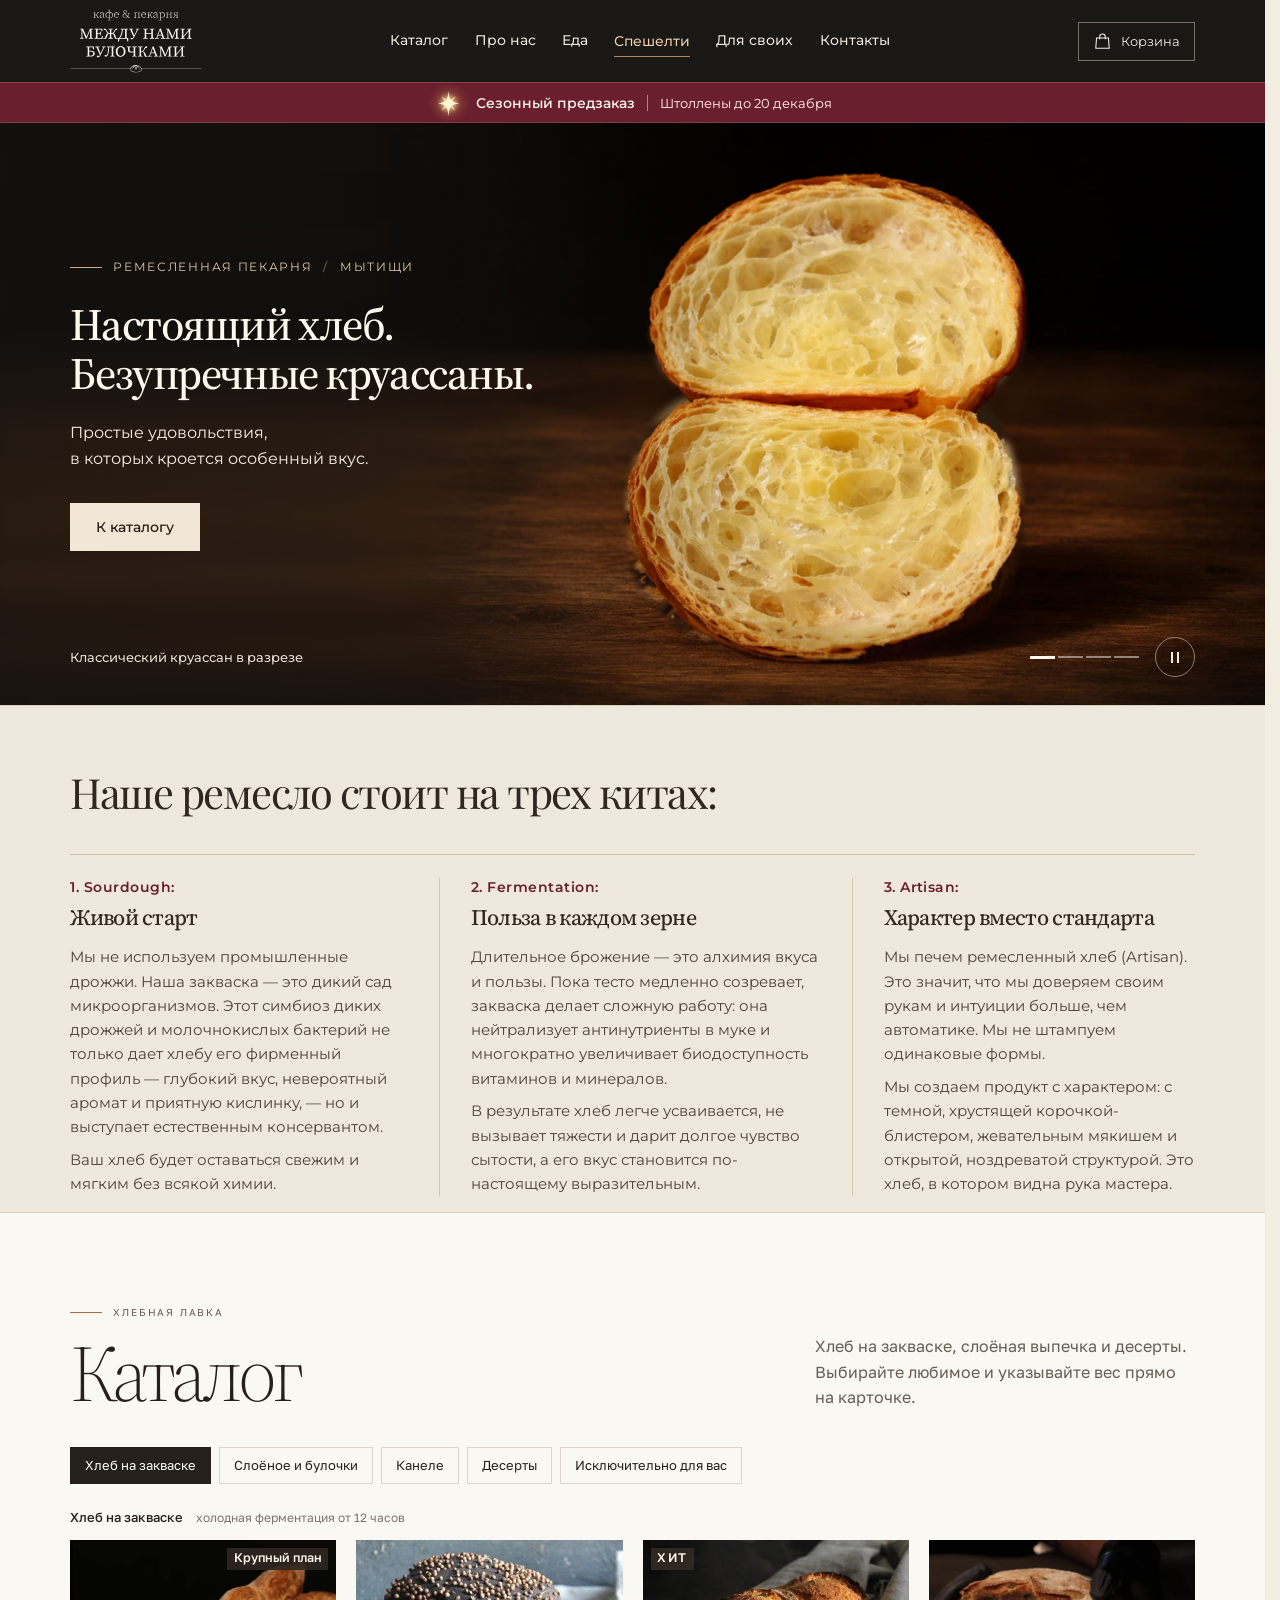
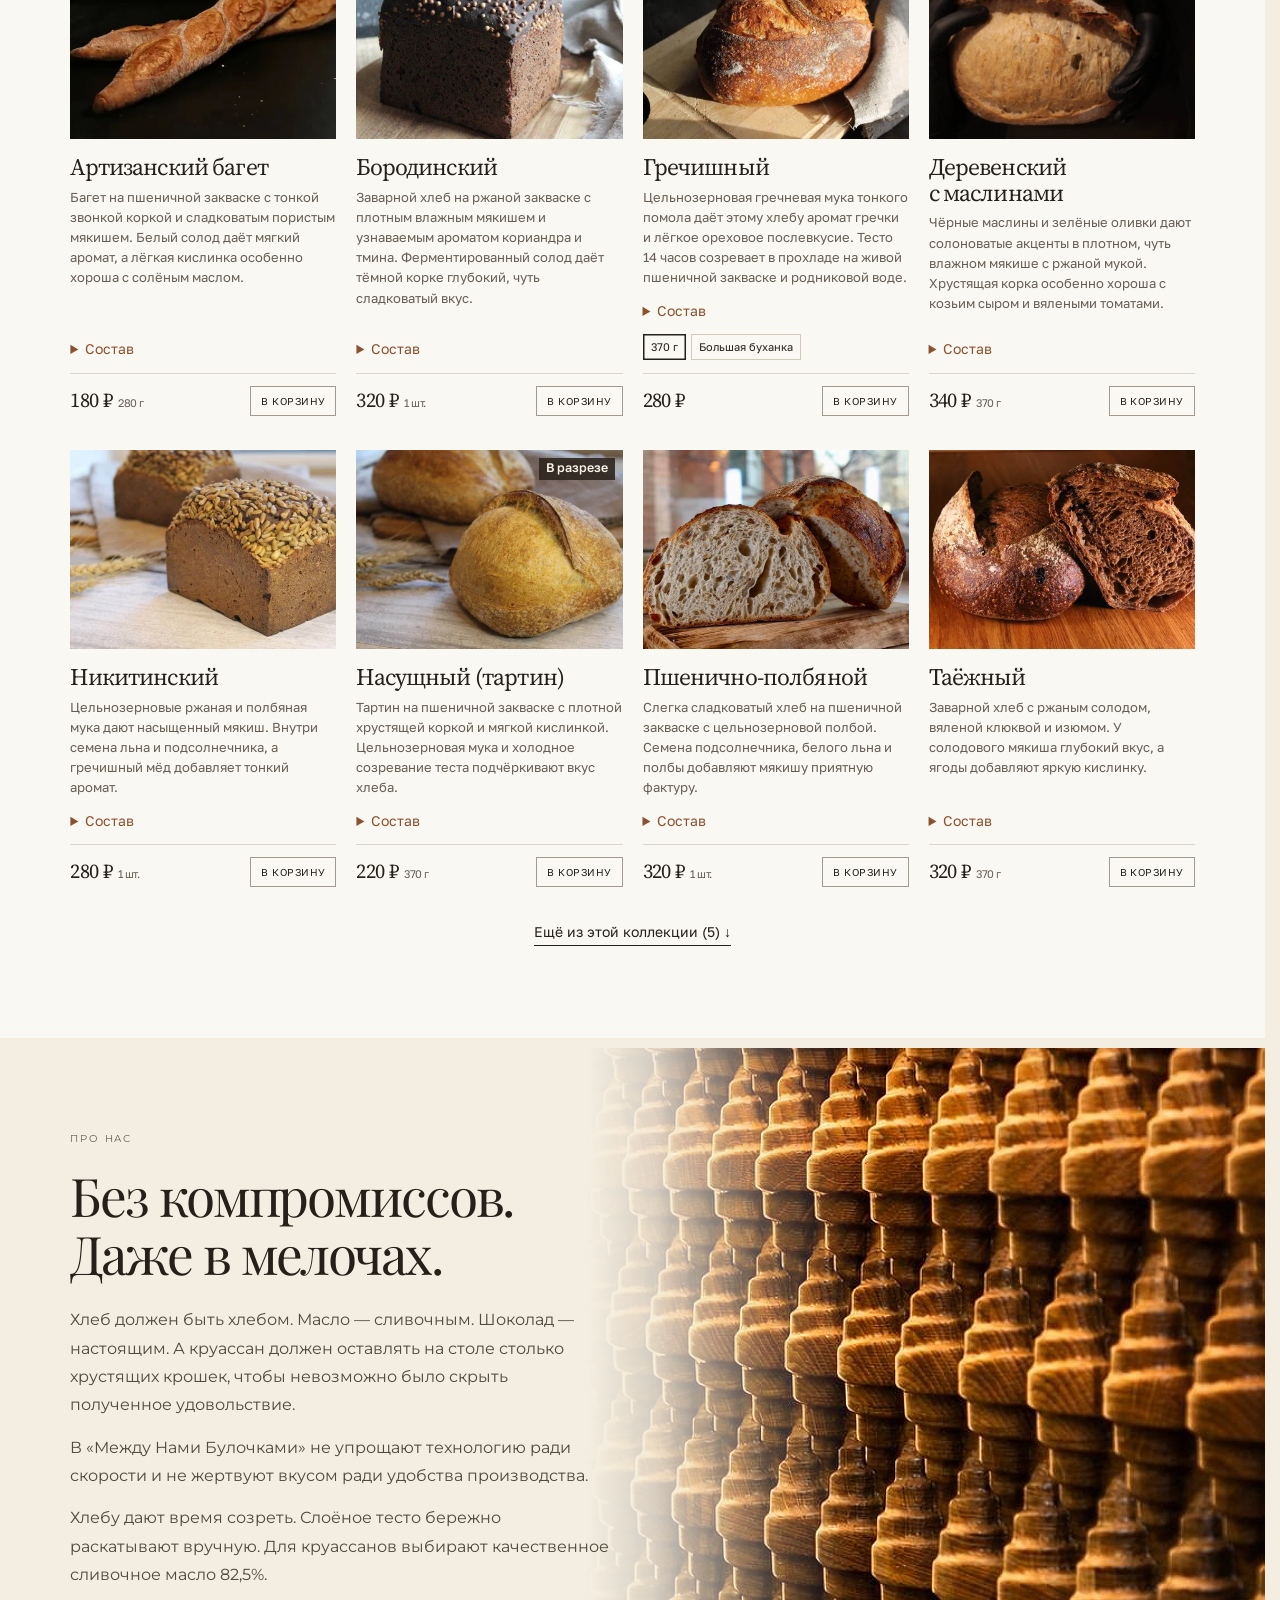
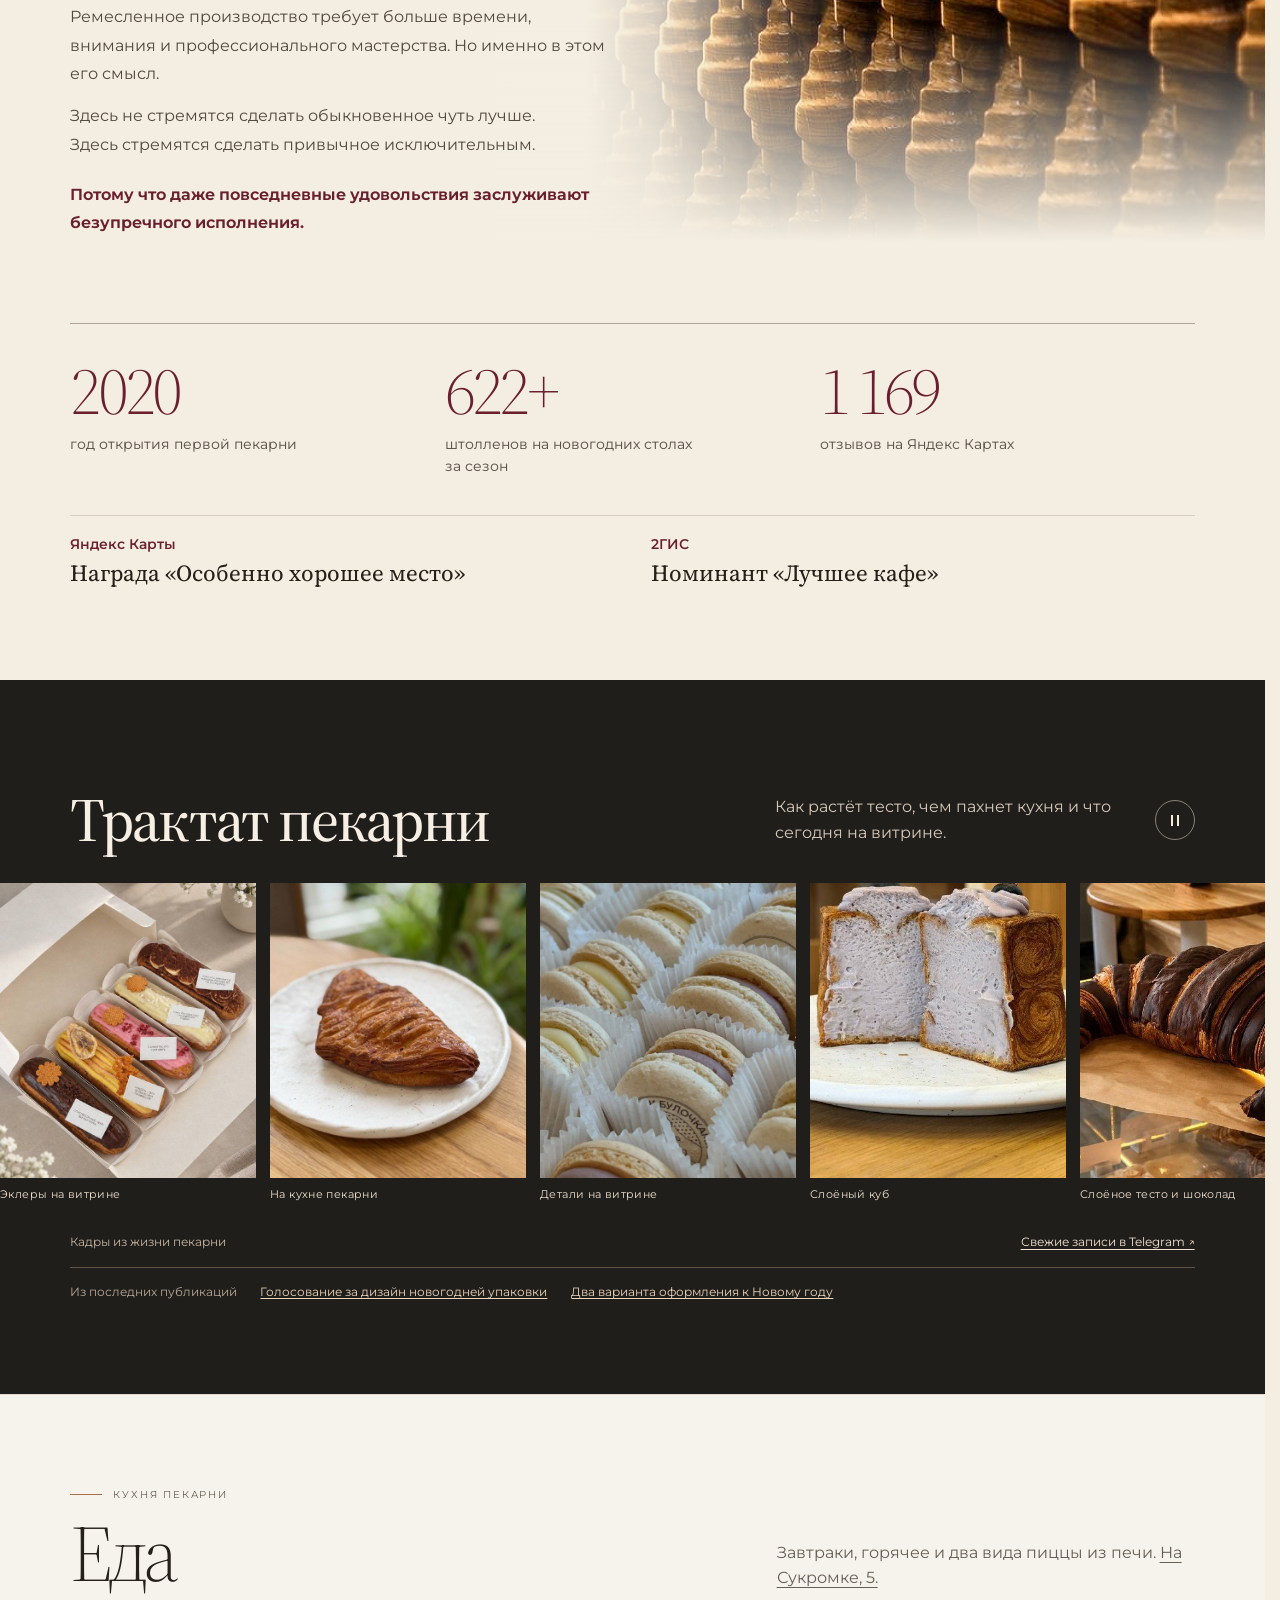
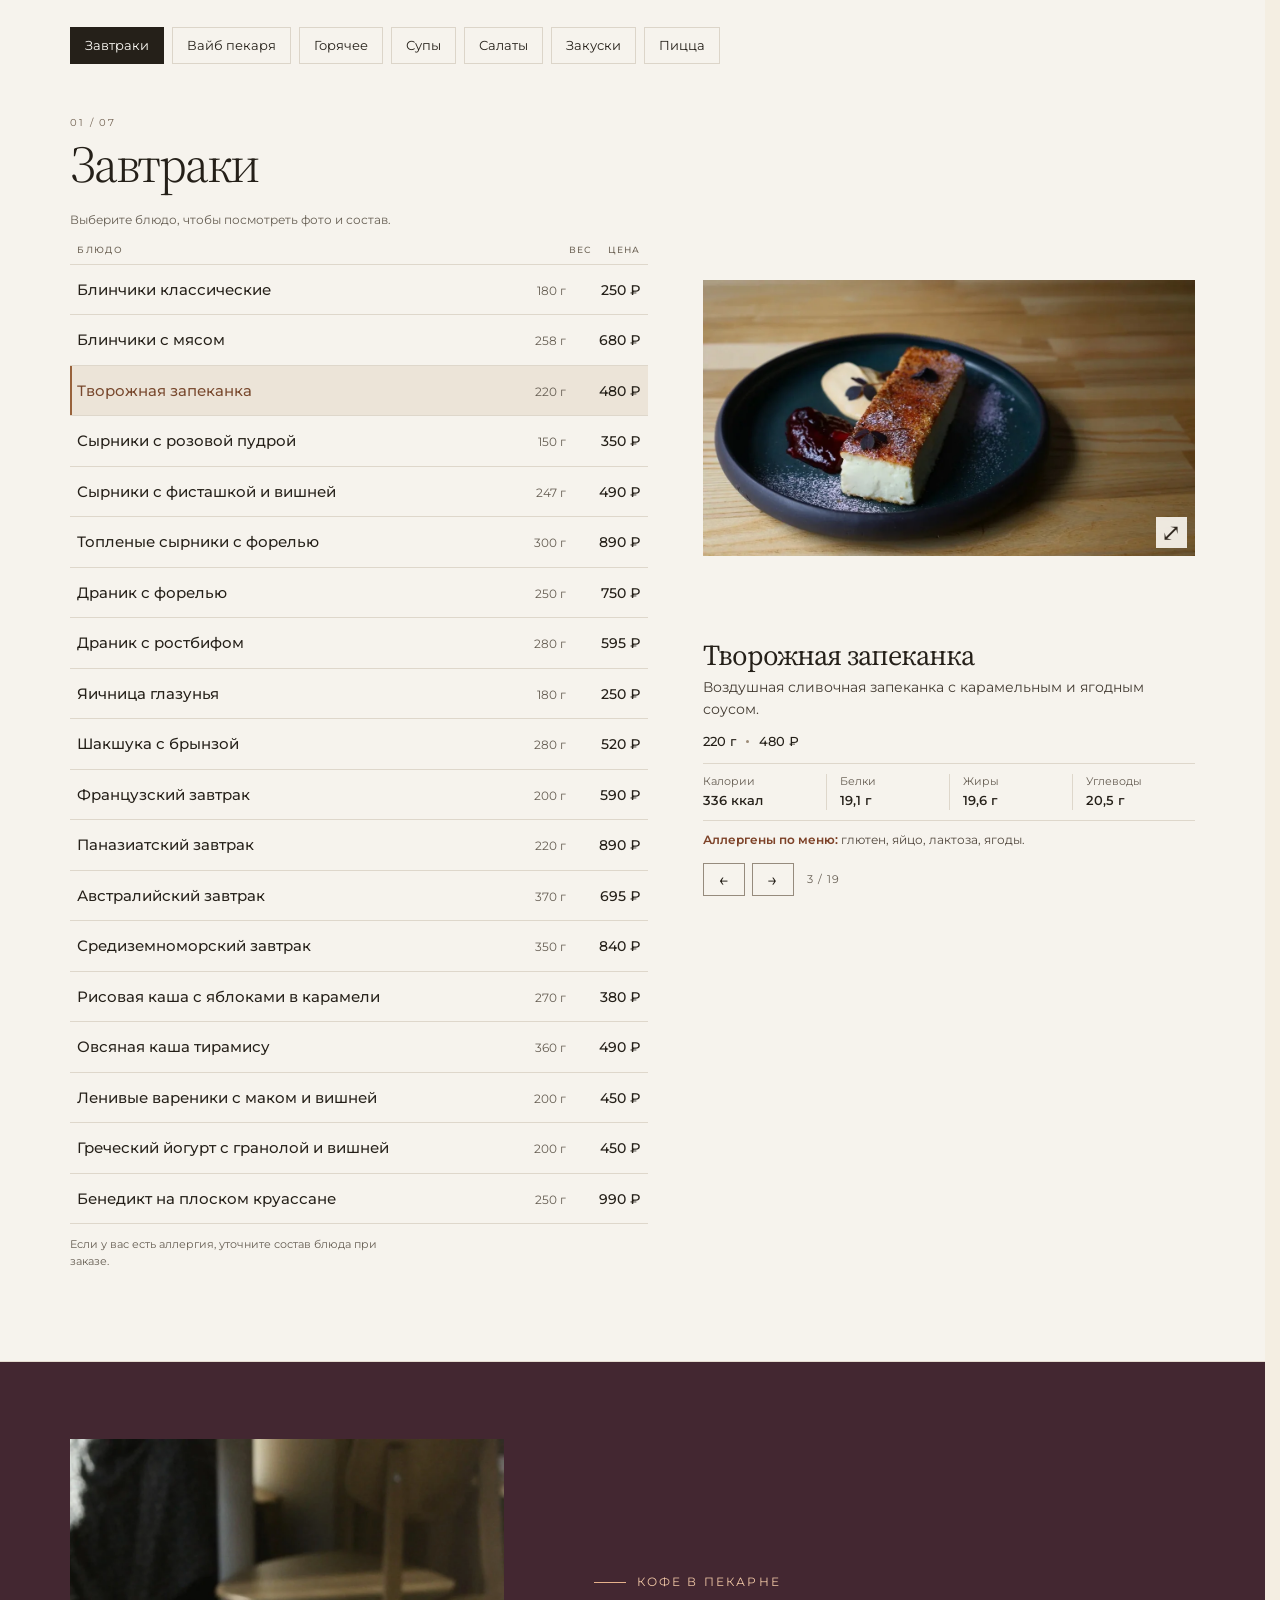
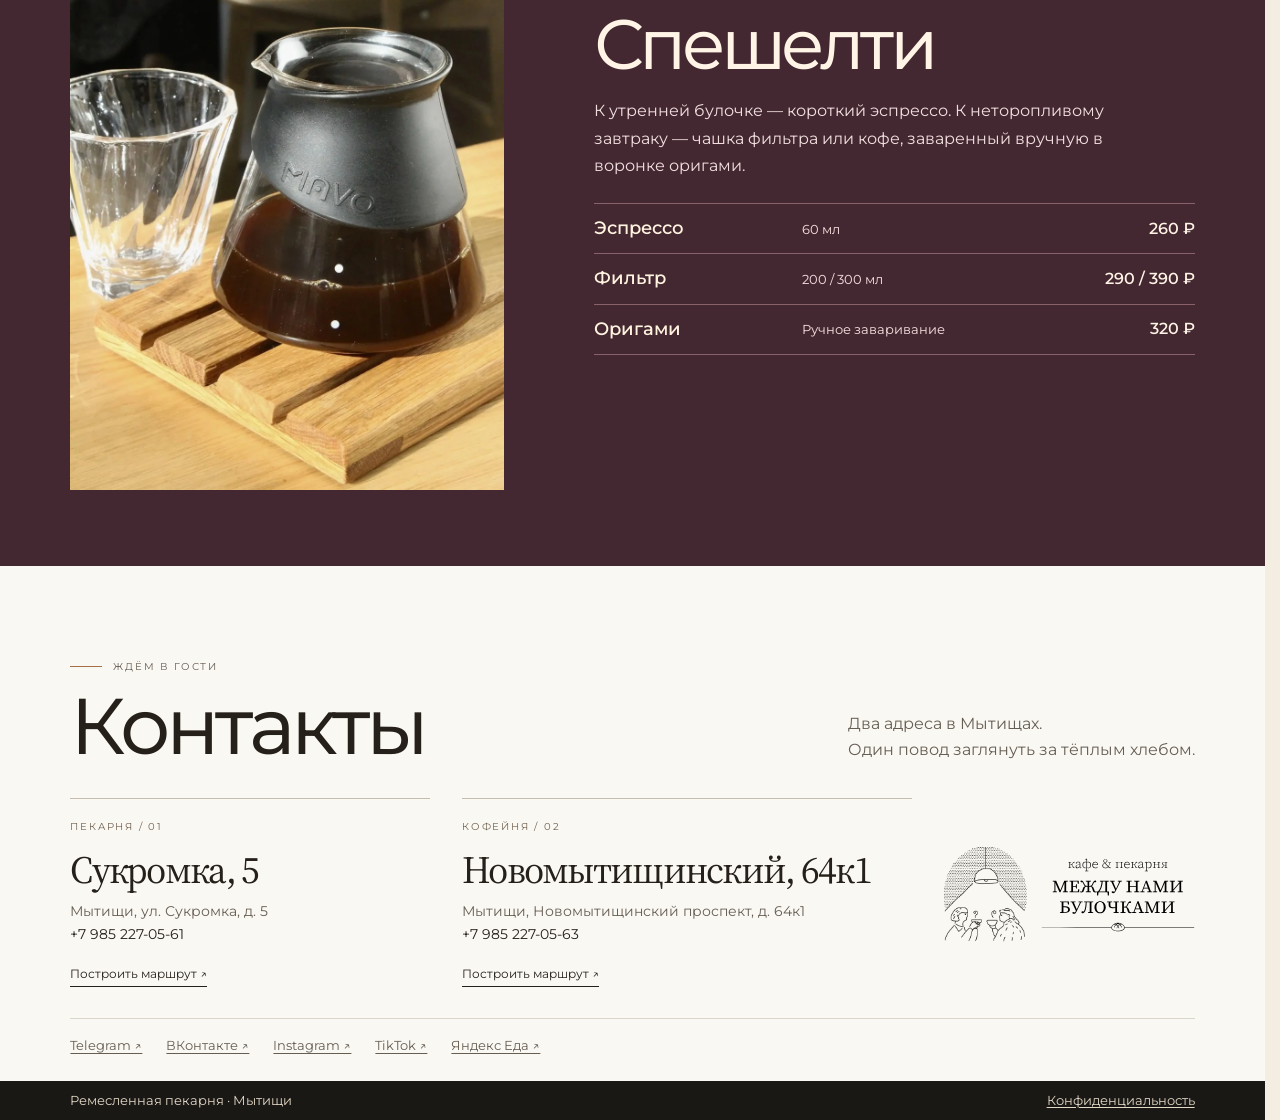
<file: index.html>
<!doctype html>
<html lang="ru" data-theme="light" data-mode="long"><head><meta charset="utf-8"><meta name="viewport" content="width=device-width,initial-scale=1,viewport-fit=cover"><meta name="theme-color" content="#191713"><meta name="description" content="Между Нами Булочками — ремесленная пекарня в Мытищах. Хлеб на закваске, слоёная выпечка и завтраки. Каталог, меню на Сукромке и адреса пекарни и кофейни."><title>Между Нами Булочками — ремесленная пекарня в Мытищах</title><link rel="icon" href="muka/favicon.png" type="image/png"><link rel="preload" href="muka/serif.woff" as="font" type="font/woff" crossorigin=""><link rel="stylesheet" href="classic-base.css"><link rel="stylesheet" href="muka.css?v=food-photo-layout-1"><link rel="preload" as="image" href="muka/hero/croissant-layers-900.webp" imagesrcset="muka/hero/croissant-layers-900.webp 900w, muka/hero/croissant-layers-1560.webp 1560w, muka/hero/croissant-layers-2640.webp 2640w" imagesizes="(max-width: 760px) 100vw, (pointer: coarse) and (max-width: 1000px) and (max-height: 520px) 100vw, (min-width: 1970px) 1344px, 69vw" fetchpriority="high"><link rel="stylesheet" href="bakery.css?v=partner-editorial"><link rel="stylesheet" href="photography.css?v=founder-copy-1"></head><body><svg width="0" height="0" style="position:absolute" aria-hidden="true">
  <defs>
    <filter id="greek-salad-light" color-interpolation-filters="sRGB">
      <feComponentTransfer>
        <feFuncR type="table" tableValues="0 .248 .432 .591 .721 .834 .919 .975 1"/>
        <feFuncG type="table" tableValues="0 .232 .416 .578 .712 .83 .915 .973 1"/>
        <feFuncB type="table" tableValues="0 .196 .373 .547 .686 .818 .912 .97 1"/>
      </feComponentTransfer>
      <feColorMatrix type="saturate" values="1.49"/>
    </filter>
    <filter id="founder-portrait-tone" color-interpolation-filters="sRGB">
      <feComponentTransfer>
        <feFuncR type="table" tableValues="0 .131 .297 .445 .585 .715 .827 .922 1"/>
        <feFuncG type="table" tableValues="0 .13 .289 .437 .577 .708 .823 .921 1"/>
        <feFuncB type="table" tableValues="0 .129 .281 .428 .569 .701 .819 .919 1"/>
      </feComponentTransfer>
      <feConvolveMatrix order="3" kernelMatrix="0 -.12 0 -.12 1.48 -.12 0 -.12 0" divisor="1" edgeMode="duplicate" preserveAlpha="true"/>
    </filter>
    <symbol id="i-loaf" viewbox="0 0 120 80"><path d="M10 58c0-26 22-44 50-44s50 18 50 44c0 6-4 10-10 10H20c-6 0-10-4-10-10z" fill="none" stroke="currentColor" stroke-width="2"></path><path d="M34 30l14 22M52 24l14 26M70 24l14 26M88 30l8 14" fill="none" stroke="currentColor" stroke-width="2" stroke-linecap="round"></path></symbol>
    <symbol id="i-baguette" viewbox="0 0 120 80"><path d="M14 58L92 16c8-4 16 0 16 8 0 4-2 7-6 9L24 72c-6 3-12 0-12-6 0-3 1-6 2-8z" fill="none" stroke="currentColor" stroke-width="2"></path><path d="M36 50l10-2M54 40l10-2M72 30l10-2" fill="none" stroke="currentColor" stroke-width="2" stroke-linecap="round"></path></symbol>
    <symbol id="i-croissant" viewbox="0 0 120 80"><path d="M12 54c4-14 14-24 26-28l8 30zM108 54c-4-14-14-24-26-28l-8 30zM38 26c6-8 14-12 22-12s16 4 22 12L74 60H46z" fill="none" stroke="currentColor" stroke-width="2" stroke-linejoin="round"></path><path d="M52 24l2 34M68 24l-2 34" fill="none" stroke="currentColor" stroke-width="2"></path></symbol>
    <symbol id="i-canele" viewbox="0 0 120 80"><path d="M38 70h44l-4-50H42z" fill="none" stroke="currentColor" stroke-width="2" stroke-linejoin="round"></path><path d="M48 20l-2 50M60 20v50M72 20l2 50M42 20c0-6 8-10 18-10s18 4 18 10" fill="none" stroke="currentColor" stroke-width="2"></path></symbol>
    <symbol id="i-cake" viewbox="0 0 120 80"><path d="M16 70V40l88-22v52z" fill="none" stroke="currentColor" stroke-width="2" stroke-linejoin="round"></path><path d="M16 52l88-14M16 40c10 4 20-2 30-4s20 2 30-2 20-6 28-16" fill="none" stroke="currentColor" stroke-width="2"></path></symbol>
    <symbol id="i-sandwich" viewbox="0 0 120 80"><path d="M12 36c0-14 22-22 48-22s48 8 48 22zM12 58h96c0 6-6 10-14 10H26c-8 0-14-4-14-10z" fill="none" stroke="currentColor" stroke-width="2" stroke-linejoin="round"></path><path d="M10 44c8 4 14-4 22 0s14-4 22 0 14-4 22 0 14-4 22 0 8-2 12-2M14 52h92" fill="none" stroke="currentColor" stroke-width="2" stroke-linecap="round"></path></symbol>
    <symbol id="i-stollen" viewbox="0 0 120 80"><path d="M10 56c2-20 22-34 50-34s48 14 50 34c0 6-4 10-10 10H20c-6 0-10-4-10-10z" fill="none" stroke="currentColor" stroke-width="2"></path><path d="M22 44c12-6 26-8 38-8s26 2 38 8" fill="none" stroke="currentColor" stroke-width="2"></path><g fill="currentColor"><circle cx="30" cy="30" r="1.6"></circle><circle cx="46" cy="16" r="1.6"></circle><circle cx="62" cy="12" r="1.6"></circle><circle cx="78" cy="18" r="1.6"></circle><circle cx="92" cy="30" r="1.6"></circle><circle cx="54" cy="26" r="1.6"></circle><circle cx="70" cy="28" r="1.6"></circle></g></symbol>
    <symbol id="i-panettone" viewbox="0 0 120 80"><path d="M32 74V38h56v36z" fill="none" stroke="currentColor" stroke-width="2" stroke-linejoin="round"></path><path d="M28 40c0-18 14-32 32-32s32 14 32 32z" fill="none" stroke="currentColor" stroke-width="2" stroke-linejoin="round"></path><path d="M40 22l10 8M58 14v12M76 20l-8 10" fill="none" stroke="currentColor" stroke-width="2" stroke-linecap="round"></path><path d="M32 52h56" stroke="currentColor" stroke-width="2" stroke-dasharray="4 4"></path></symbol>
    <symbol id="i-bun" viewbox="0 0 34 20"><path d="M2 16c0-8 7-13 15-13s15 5 15 13c0 1-1 2-2 2H4c-1 0-2-1-2-2z" fill="none" stroke="currentColor" stroke-width="1.3"></path><path d="M10 8l5 8M16 6l5 10M22 7l5 8M10 14l7-8M17 16l8-10" fill="none" stroke="currentColor" stroke-width="1.1"></path></symbol>
  </defs>
</svg>

<header class="top"><a class="skip" href="#top">К содержанию</a><div class="shell navshell"><a class="brandmark" href="#top" aria-label="Между Нами Булочками — на главную"><img src="muka/brand.svg" width="397" height="190" alt="Между Нами Булочками — кафе и пекарня"></a><nav class="main" aria-label="Основное меню"><a href="#catalog">Каталог</a><a href="#about">Про нас</a><a href="#food">Еда</a><a href="#specialty" class="specialty-link">Спешелти</a><a href="#wholesale">Для своих</a><a href="#contacts">Контакты</a></nav><div class="navtools"><button class="basket" id="cartBtn" type="button" aria-label="Открыть корзину"><svg viewbox="0 0 24 24" width="19" height="19" fill="none" stroke="currentColor" stroke-width="1.35" aria-hidden="true"><path d="M4.5 7.5h15l1 13h-17z"></path><path d="M8.5 9V6a3.5 3.5 0 0 1 7 0v3"></path></svg><span class="cartword">Корзина</span> <span class="n" id="cartN">0</span></button><button class="menu-toggle" id="menuToggle" type="button" aria-label="Открыть меню" aria-expanded="false" aria-controls="mobileNav"><i></i><i></i></button></div></div><a class="winter" href="preorder/" aria-label="Сезонный предзаказ. Штоллены до 20 декабря"><div class="shell order-inner"><span class="season-star" aria-hidden="true"><svg viewBox="0 0 40 40" width="28" height="28" focusable="false"><path class="star-diagonals" d="m9.4 9.4 10.6 7.4 10.6-7.4L23.2 20l7.4 10.6L20 23.2 9.4 30.6 16.8 20z"/><path class="star-main" d="M20 1.1c.9 12.9 3 16.5 15.6 18.9C23 21.6 21 25.8 20 38.9 18.8 26 17 21.8 4.4 20 17 17.8 18.9 14 20 1.1Z"/><circle class="star-core" cx="20" cy="20" r="2.1"/></svg></span><span class="season-title">Сезонный предзаказ</span><span class="season-date">Штоллены до 20 декабря</span></div></a><nav id="mobileNav" class="mobile-list" aria-label="Меню на телефоне" hidden><a href="#catalog">Каталог</a><a href="#about">Про нас</a><a href="#food">Еда</a><a href="#specialty" class="specialty-link">Спешелти</a><a href="#wholesale">Для своих</a><a href="#contacts">Контакты</a></nav></header><div class="progress" id="progress"></div>
<main id="top">
  <div id="breadcrumbs" class="shell breadcrumbs" hidden><a href="#top">Главная</a><span>/</span><span id="crumbName"></span></div><section class="cover" id="home-cover" aria-labelledby="cover-title" data-area="cover">
<div class="cover-photo" aria-label="Фотографии пекарни" role="group">
  <div class="cover-slide active" data-slide="croissant" aria-hidden="false" style="--scene: url('muka/hero/croissant-layers-edge.webp')">
    <img src="muka/hero/croissant-layers-900.webp" srcset="muka/hero/croissant-layers-900.webp 900w, muka/hero/croissant-layers-1560.webp 1560w, muka/hero/croissant-layers-2640.webp 2640w" sizes="(max-width: 760px) 100vw, (pointer: coarse) and (max-width: 1000px) and (max-height: 520px) 100vw, (min-width: 1970px) 1344px, 69vw" width="1560" height="1040" alt="Две половинки классического круассана с золотистой корочкой и воздушными слоями на срезе" decoding="async" fetchpriority="high">
  </div>
  <div class="cover-slide" data-slide="sphere" aria-hidden="true" style="--scene: url('muka/sphere.webp')">
    <img src="muka/sphere.webp" width="1280" height="853" alt="Слоёная сфера в ладони пекаря" decoding="async" fetchpriority="low">
  </div>
  <div class="cover-slide" data-slide="bread" aria-hidden="true" style="--scene: url('muka/november/pumpkin.webp')">
    <img src="muka/november/pumpkin.webp" width="1000" height="1500" alt="Целая буханка тыквенного хлеба на деревянном столе" decoding="async" fetchpriority="low">
  </div>
  <div class="cover-slide" data-slide="founder" aria-hidden="true" style="--scene: url('muka/hero/dmitry-tartine-edge.webp')">
    <img src="muka/hero/dmitry-tartine-840.webp" srcset="muka/hero/dmitry-tartine-840.webp 840w, muka/hero/dmitry-tartine-1536.webp 1536w" sizes="(max-width: 760px) 100vw, (pointer: coarse) and (max-width: 1000px) and (max-height: 520px) 100vw, (min-width: 1970px) 1344px, 69vw" width="1536" height="1024" alt="Дмитрий Никитин держит тартин перед лицом" decoding="async" fetchpriority="low">
  </div>
</div>
<div class="shell cover-shell"><div class="cover-copy">
  <div class="kicker light"><i></i> Ремесленная пекарня <span> / </span> Мытищи</div>
  <h1 id="cover-title">Настоящий хлеб.<br> Безупречные круассаны.</h1>
  <p>Простые удовольствия,<br> в которых кроется особенный вкус.</p>
  <a href="#catalog" class="cover-link">К каталогу </a>
</div>
<div class="photo-controls"><span class="shot-caption" id="shotName">Классический круассан в разрезе</span><div class="shot-choices" role="group" aria-label="Выбрать фотографию"><button type="button" data-shot="0" aria-label="Классический круассан в разрезе" aria-pressed="true"></button><button type="button" data-shot="1" aria-label="Слоёная сфера" aria-pressed="false"></button><button type="button" data-shot="2" aria-label="Тыквенный хлеб" aria-pressed="false"></button><button type="button" data-shot="3" aria-label="Дмитрий Никитин, основатель пекарни" aria-pressed="false"></button></div><button class="motion-toggle shot-pause" type="button" id="shotPause" aria-label="Приостановить смену фотографий"><span aria-hidden="true"></span></button></div></div>
</section><section id="craft" class="craft" data-area="craft" aria-labelledby="craft-title">
  <div class="shell">
    <h2 id="craft-title">Наше ремесло стоит на трех китах:</h2>
    <ol class="craft-grid">
      <li class="craft-piece rv">
        <h3><span class="craft-term"><span aria-hidden="true">1. </span><span lang="en">Sourdough</span>:</span> <span class="craft-name">Живой старт</span></h3>
        <p>Мы не используем промышленные дрожжи. Наша закваска — это дикий сад микроорганизмов. Этот симбиоз диких дрожжей и молочнокислых бактерий не только дает хлебу его фирменный профиль — глубокий вкус, невероятный аромат и приятную кислинку, — но и выступает естественным консервантом. <span>Ваш хлеб будет оставаться свежим и мягким без всякой химии.</span></p>
      </li>
      <li class="craft-piece rv">
        <h3><span class="craft-term"><span aria-hidden="true">2. </span><span lang="en">Fermentation</span>:</span> <span class="craft-name">Польза в каждом зерне</span></h3>
        <p>Длительное брожение — это алхимия вкуса и пользы. Пока тесто медленно созревает, закваска делает сложную работу: она нейтрализует антинутриенты в муке и многократно увеличивает биодоступность витаминов и минералов. <span>В результате хлеб легче усваивается, не вызывает тяжести и дарит долгое чувство сытости, а его вкус становится по-настоящему выразительным.</span></p>
      </li>
      <li class="craft-piece rv">
        <h3><span class="craft-term"><span aria-hidden="true">3. </span><span lang="en">Artisan</span>:</span> <span class="craft-name">Характер вместо стандарта</span></h3>
        <p>Мы печем ремесленный хлеб (Artisan). Это значит, что мы доверяем своим рукам и интуиции больше, чем автоматике. Мы не штампуем одинаковые формы. <span>Мы создаем продукт с характером: с темной, хрустящей корочкой-блистером, жевательным мякишем и открытой, ноздреватой структурой. Это хлеб, в котором видна рука мастера.</span></p>
      </li>
    </ol>
  </div>
</section>
<section class="catalogue" id="catalog" data-area="catalog">
    <div class="shell">
      <div class="catalog-heading"><div><div class="section-label"><i></i> Хлебная лавка</div><h2>Каталог</h2></div><p>Хлеб на закваске, слоёная выпечка и десерты. Выбирайте любимое и указывайте вес прямо на карточке.</p></div><div class="tabs" role="tablist" id="tabs"></div>
      <div class="catban" id="catban"><img alt="" id="catbanImg"><p id="catbanN"></p><h3 id="catbanT"></h3></div>
      <div class="grid" id="grid"></div>
    <button id="moreProducts" type="button" class="more-products" hidden>Показать ещё</button></div>
  </section>

  <section class="editorial" id="about" data-area="about" aria-labelledby="about-title"><div class="shell"><div class="section-label">Про нас</div><div class="story-grid">
    <div class="story-text story-opening">
      <h2 id="about-title">Без компромиссов. <span>Даже в мелочах.</span></h2>
      <p>Хлеб должен быть хлебом. Масло — сливочным. Шоколад — настоящим. А&nbsp;круассан должен оставлять на столе столько хрустящих крошек, чтобы&nbsp;невозможно было скрыть полученное удовольствие.</p>
    </div>
    <figure class="story-portrait"><svg id="aboutImg" viewBox="160 560 691 720" preserveAspectRatio="xMidYMid slice" role="img" aria-label="Резная деревянная панель стойки пекарни"><defs><filter id="about-detail" x="0" y="0" width="100%" height="100%" color-interpolation-filters="sRGB"><feConvolveMatrix order="3" kernelMatrix="0 -.35 0 -.35 2.4 -.35 0 -.35 0" divisor="1" edgeMode="duplicate" preserveAlpha="true"/></filter></defs><image href="muka/about-counter.jpg" width="851" height="1280" filter="url(#about-detail)"/></svg></figure>
    <div class="story-text story-body">
      <p>В «Между Нами Булочками» не упрощают технологию ради скорости и&nbsp;не&nbsp;жертвуют вкусом ради удобства производства.</p>
      <p>Хлебу дают время созреть. Слоёное тесто бережно раскатывают вручную. Для круассанов выбирают качественное сливочное масло 82,5%.</p>
      <p>Ремесленное производство требует больше времени, внимания и&nbsp;профессионального мастерства. Но именно в этом его смысл.</p>
      <p>Здесь не стремятся сделать обыкновенное чуть лучше. Здесь&nbsp;стремятся&nbsp;сделать привычное исключительным.</p>
      <p class="story-highlight"><strong>Потому что даже повседневные удовольствия заслуживают безупречного исполнения.</strong></p>
    </div>
  </div>
<dl class="story-figures" aria-label="Пекарня в цифрах">
  <div class="story-fact rv"><dt>год открытия первой пекарни</dt><dd>2020</dd></div>
  <div class="story-fact rv"><dt>штолленов на новогодних столах за сезон</dt><dd><span aria-hidden="true" data-count="700" data-suffix="+">700+</span><span class="visually-hidden">Более 700</span></dd></div>
  <div class="story-fact rv"><dt>отзывов на Яндекс Картах</dt><dd><span aria-hidden="true" data-count="1315">1 315</span><span class="visually-hidden">1 315</span></dd></div>
</dl>
<dl id="awards" class="story-awards" aria-label="Награда и номинация пекарни">
  <div><dt>Яндекс Карты</dt><dd>Награда «Особенно хорошее место»</dd></div>
  <div><dt>2ГИС</dt><dd>Номинант «Лучшее кафе»</dd></div>
</dl>
</div></section><section id="journal" class="journal" data-area="journal"><div class="shell"><div class="journal-head"><h2>Трактат пекарни</h2><p>Как растёт тесто, чем пахнет кухня и что сегодня на витрине.</p><button class="motion-toggle reel-switch" type="button" id="reelPause" aria-label="Приостановить ленту фотографий"><span aria-hidden="true"></span></button></div></div><div class="life-film" aria-label="Фотографии из пекарни"><div id="reel" class="life-track"></div></div><div class="shell journal-foot"><span>Кадры из жизни пекарни</span><a href="https://t.me/menabu_bakery" target="_blank" rel="noopener">Свежие записи в Telegram ↗</a></div><div class="shell recent">
  <div><span id="recent-heading">Из последних публикаций</span>
    <ul id="recent-posts" aria-labelledby="recent-heading" data-feed="">
      <li><a href="https://t.me/menabu_bakery/2125" target="_blank" rel="noopener">Голосование за дизайн новогодней упаковки</a></li>
      <li><a href="https://t.me/menabu_bakery/2123" target="_blank" rel="noopener">Два варианта оформления к Новому году</a></li>
    </ul>
  </div>
</div></section><section class="food" id="food" data-area="food" aria-labelledby="foodHeading"><div class="shell">
<div class="section-label"><i></i> Кухня пекарни</div><div class="catalog-heading"><h2 id="foodHeading">Еда</h2><p>Завтраки, горячее и два вида пиццы из печи. <a href="#contacts">На Сукромке, 5.</a></p></div>
<div class="dish-tabs" id="foodCats" role="group" aria-label="Разделы меню"></div><div class="pizza-kinds" id="pizzaKinds" role="group" aria-label="Вид пиццы" hidden></div><div class="food-section-head"><div><span class="section-label subdued" id="foodSeq">01 / 07</span><h3 id="foodTitle">Завтраки</h3></div></div>
<div class="food-layout"><div class="food-text"><p class="dish-hint">Выберите блюдо, чтобы посмотреть фото и состав.</p><div class="list-head" aria-hidden="true"><span>Блюдо</span><span>Вес</span><span>Цена</span></div><div id="dishList" role="list" aria-labelledby="foodTitle"></div>
<p class="menu-footnote">Если у вас есть аллергия, уточните состав блюда при заказе.</p></div>
<div id="deskDish" class="dish-slot"><article id="dishCard" class="dish-card" aria-labelledby="dishName" hidden><figure><button id="dishZoom" class="dish-zoom" type="button" aria-label="Увеличить фотографию блюда"><span class="dish-photo-frame"><img id="dishPhoto" alt="" decoding="async"><span class="dish-photo-zoom" aria-hidden="true">⤢</span></span></button><figcaption>
<h4 id="dishName"></h4><p id="dishDescription"></p></figcaption></figure>
<p class="portion"><span id="dishWeight"></span><i></i><span id="dishPrice"></span></p>
<dl class="nutrition" aria-label="Калорийность, белки, жиры и углеводы" id="dishNutrition"><div><dt>Калории</dt><dd id="dishK"></dd></div><div><dt>Белки</dt><dd id="dishB"></dd></div><div><dt>Жиры</dt><dd id="dishF"></dd></div><div><dt>Углеводы</dt><dd id="dishC"></dd></div></dl>
<p class="nutrition-note" id="dishNutritionNote" hidden>Вес порции и КБЖУ в меню пекарни не указаны.</p><p class="dish-allergy"><strong>Аллергены по меню:</strong> <span id="dishAllergens"></span></p>
<div class="dish-pager"><button id="prevDish" type="button" aria-label="Предыдущее блюдо">←</button><button id="nextDish" type="button" aria-label="Следующее блюдо">→</button><span id="dishCounter"></span></div>
</article></div></div><span class="visually-hidden" id="dishStatus" role="status" aria-live="polite"></span></div></section><section class="specialty" id="specialty" data-area="specialty" aria-labelledby="specialtyHeading">
 <div class="shell coffee-layout"><figure class="coffee-photo"><img src="muka/coffee/filter.webp" alt="Стеклянный сервер с кофе и стакан на деревянной стойке пекарни" loading="lazy" width="633" height="950"></figure>
 <div class="coffee-copy"><div class="section-label"><i></i> Кофе в пекарне</div><h2 id="specialtyHeading">Спешелти</h2>
 <p class="coffee-intro">К утренней булочке — короткий эспрессо. К неторопливому завтраку — чашка фильтра или кофе, заваренный вручную в воронке оригами.</p>
 <dl class="coffee-list"><div><dt>Эспрессо</dt><dd><span>60 мл</span><b>260 ₽</b></dd></div>
 <div><dt>Фильтр</dt><dd><span>200 / 300 мл</span><b>290 / 390 ₽</b></dd></div>
 <div><dt>Оригами</dt><dd><span>Ручное заваривание</span><b>320 ₽</b></dd></div></dl>
 </div></div></section><section class="block season" id="stollen" data-area="stollen">
    <div class="wrap">
      <a class="back" href="#catalog">← Вернуться в каталог</a>
      <div class="sugar-stage"><div class="eyebrow">Новый год · сезонный предзаказ</div><h2>Штоллен</h2></div><p class="sugar-intro">Выберите вкус, вес и дату выдачи. Состав и варианты можно посмотреть в карточке ниже.</p>
      <div id="b-stollen"></div>
    </div>
  </section>

  <section class="block season" id="panettone" data-area="panettone">
    <div class="wrap">
      <a class="back" href="#catalog">← Вернуться в каталог</a>
      <div class="sugar-stage"><div class="eyebrow">Пасха · сезонный предзаказ</div><h2>Панеттоне</h2></div><p class="sugar-intro">Панеттоне на закваске, куличи и творожная пасха — к пасхальному столу.</p>
      <div id="b-panettone"></div>
    </div>
  </section>

  <section class="block band" id="wholesale" data-area="wholesale">
    <header class="trade-hero">
      <div class="trade-scene"><img src="muka/hero/dmitry-tartine-1536.webp" srcset="muka/hero/dmitry-tartine-840.webp 840w, muka/hero/dmitry-tartine-1536.webp 1536w" sizes="(max-width:760px) 100vw, 65vw" alt="Пекарь Дмитрий Никитин держит тартин" loading="lazy"></div>
      <div class="shell trade-inner"><div class="trade-copy">
        <p class="eyebrow">Для своих · Мытищи</p><h2>Из нашей печи<br>к вашему столу</h2>
        <p>Тартин к ужину в ресторане, круассан к первому капучино, свежий хлеб к завтраку в отеле. «Между Нами Булочками» печёт для заведений и магазинов на собственном производстве в Мытищах.</p>
        <div class="trade-actions"><button class="btn solid" type="button" id="tradeApply">Стать партнёром</button><span class="trade-links"><a href="wholesale.html">Смотреть оптовый каталог</a><a href="https://t.me/vk_cosmo" target="_blank" rel="noopener">Запросить условия ↗</a></span></div>
      </div></div>
    </header>
    <div class="trade-paper">
      <div class="shell trade-content">
        <section class="trade-range" aria-labelledby="tradeRangeTitle">
          <header class="feature-title">
            <p class="eyebrow">Ассортимент</p>
            <h3 id="tradeRangeTitle">Что поставить<br> на вашу витрину</h3>
          </header>
          <figure class="trade-range-photo"><img src="img/1020_1.jpg" width="720" height="720" loading="lazy" decoding="async" alt="Свежие круассаны пекарни на четырёх полках"></figure>
          <dl class="trade-audiences">
            <div><dt>Кофейням</dt><dd>Классические круассаны, слоёные сферы и кубы с кремом — к кофе с собой или завтраку за столиком.</dd></div>
            <div><dt>Ресторанам</dt><dd>Багет для хлебной корзины, тартин со льном для тартинок, тыквенный хлеб для сезонного меню.</dd></div>
            <div><dt>Отелям</dt><dd>Французская булка, хлеб на закваске и порционная выпечка для завтраков. К праздникам — штоллены и панеттоне для подарков гостям.</dd></div>
            <div><dt>Магазинам</dt><dd>Хлеб на каждый день и изделия, за которыми возвращаются специально. Состав поставки можно подобрать под размер полки и спрос покупателей.</dd></div>
          </dl>
        </section>
<section class="trade-showcase" aria-labelledby="tradeShelfTitle">
  <div class="shelf-heading"><h3 id="tradeShelfTitle">Витрина пекарни</h3><div class="shelf-controls"><button type="button" id="tradePrev" aria-label="Предыдущие фотографии" aria-controls="tradeShelf">←</button><button type="button" id="tradeNext" aria-label="Следующие фотографии" aria-controls="tradeShelf">→</button><button type="button" id="tradePause" class="motion-toggle" aria-label="Приостановить ленту продукции" aria-controls="tradeShelf"><span aria-hidden="true"></span></button></div></div>
  <div id="tradeShelf" class="life-film trade-film" tabindex="0" role="region" aria-label="Фотографии продукции"><div class="trade-track">
    <figure class="frame"><img class="shelf-croissant" src="muka/croissant.webp" alt="Классический круассан под лёгкой пудрой" loading="lazy"><figcaption>Классический круассан</figcaption></figure>
    <figure class="frame"><img src="muka/november/baguettes.webp" alt="Багеты с хрустящими надрезами" loading="lazy"><figcaption>Артизанский багет</figcaption></figure>
    <figure class="frame"><img src="muka/november/blueberry.webp" alt="Слоёный куб и его черничная начинка" loading="lazy"><figcaption>Черничный куб</figcaption></figure>
    <figure class="frame"><img src="muka/catalog/16-1.webp" alt="Канеле с карамельной корочкой" loading="lazy"><figcaption>Классический канеле</figcaption></figure>
    <figure class="frame"><img src="muka/catalog/43-1.webp" alt="Круассан с начинкой из форели" loading="lazy"><figcaption>Круассан с форелью</figcaption></figure>
    <figure class="frame"><img src="muka/catalog/38-1.webp" alt="Тарт с кусочками свежей клубники" loading="lazy"><figcaption>Тарт с клубникой</figcaption></figure>
    <figure class="frame"><img src="muka/november/flax.webp" alt="Румяная буханка тартина со льном" loading="lazy"><figcaption>Тартин со льном</figcaption></figure>
    <figure class="frame"><img src="img/1949_1.jpg" alt="Малиновый чизкейк с ягодами" loading="lazy"><figcaption>Малиновый чизкейк</figcaption></figure>
  </div></div>
</section>
        <section class="trade-why" aria-labelledby="tradeWhyTitle">
          <header class="feature-title">
            <p class="eyebrow">Производство и поставки</p>
            <h3 id="tradeWhyTitle">Почему удобно<br> работать вместе</h3>
          </header>
          <figure class="trade-oven-photo"><img src="muka/november/oven-batch.webp" width="1440" height="828" loading="lazy" decoding="async" alt="Партия круглых буханок подрумянивается в печи пекарни"></figure>
          <dl class="trade-benefits">
            <div><dt>Свежая партия к согласованному дню</dt><dd>Первые буханки отправляются в печь до пяти утра. Регулярный график помогает планировать витрину и заранее сообщать пекарне нужное количество.</dd></div>
            <div><dt>Ремесло видно в разрезе</dt><dd>Хлеб готовят на закваске, тесто для круассанов раскатывают вручную со сливочным маслом 82,5%. На фотографиях — изделия, которые выходят из печи в Мытищах.</dd></div>
            <div><dt>Один заказ для кухни и витрины</dt><dd>В ассортименте более 80 позиций. Хлеб, слойки, сэндвичи, десерты и целые торты можно обсудить с одним менеджером. Производственные возможности пекарни — до 250 кг в сутки. Объём для вашей точки согласуем отдельно.</dd></div>
          </dl>
        </section>
      </div>
    </div>
<section id="founder" class="founder" aria-labelledby="founderHeading">
  <div class="founder-layout">
    <figure class="founder-portrait"><img src="muka/founder.webp" alt="Дмитрий Никитин хлопает в ладоши, поднимая облако муки" width="1100" height="786" loading="lazy"><figcaption><strong>Дмитрий Никитин</strong><span>Основатель «Между Нами Булочками»</span></figcaption></figure>
    <div class="founder-words">
      <div class="section-label"><i></i> Слово основателя</div>
      <h2 id="founderHeading">Создавать то, <em>чем можно гордиться</em></h2>
      <p>Для меня важно создавать дело, за которым стоят не только профессиональное мастерство, но и собственная философия, характер, принципы и репутация.</p>
      <p>Всегда можно найти способ сделать быстрее, проще или дешевле. <br>Но меня гораздо больше интересует, как сделать лучше.</p>
      <p>Я уважаю классические технологии, ценю профессионализм и никогда не&nbsp;воспринимаю хороший результат как повод остановиться. <br>Для меня совершенствование продукта — не отдельная задача, а&nbsp;естественная часть&nbsp;работы.</p>
      <p>«Между Нами Булочками» — моё представление о том, какой должна быть современная ремесленная пекарня: с уважением к традициям, требовательностью к качеству и смелостью создавать новое.</p>
      <p>Мне важно выпускать продукцию, за которую я готов отвечать своим именем. Которую с гордостью поставлю на собственный стол и с удовольствием предложу самым дорогим людям.</p>
      <p>Хочу, чтобы название пекарни стало синонимом качества, хорошего вкуса&nbsp;и&nbsp;доверия.</p>
      <p>Ведь создать хороший продукт — задача профессионала. <br>Создать&nbsp;имя,&nbsp;которому доверяют, — задача основателя.</p>
    </div>
  </div>
</section>
    <div class="shell trade-order">
<div class="opt"><div><p class="eyebrow">Начало поставок</p><h3>Обсудить первую партию</h3><p>Укажите формат заведения, адрес и примерный расход. Менеджер предложит позиции и фасовки, уточнит дни доставки, стоимость и документы.</p><p>Заказ передают до 13:00 по Москве, минимум за 48 часов до поставки. Например, для пятницы к 10:00 заказ нужен до среды к 10:00.</p><p>Уже работаете с пекарней? Оптовый прайс и условия можно запросить напрямую у <a href="https://t.me/vk_cosmo" target="_blank" rel="noopener">менеджера в Telegram</a>.</p></div><div id="optWrap">
          <form id="optForm" novalidate>
            <div class="fgrid">
              <div class="f"><label class="l" for="o-company">Компания</label><input id="o-company" type="text" autocomplete="organization" required placeholder="Кофейня «Утро»"></div>
              <div class="f"><label class="l" for="o-type">Формат</label>
                <select id="o-type"><option>Кофейня</option><option>Ресторан или кафе</option><option>Магазин</option><option>Отель</option><option>Офис или кейтеринг</option><option>Другое</option></select></div>
              <div class="f"><label class="l" for="o-name">Контактное лицо</label><input id="o-name" type="text" autocomplete="name" required></div>
              <div class="f"><label class="l" for="o-phone">Телефон</label><input id="o-phone" type="tel" autocomplete="tel" required placeholder="+7"></div>
              <div class="f full"><span class="l" style="font:500 12px var(--sans);text-transform:uppercase;letter-spacing:.1em;opacity:.75">Что интересует</span>
                <div class="checks">
                  <label><input type="checkbox" id="o-c1" checked> Хлеб</label>
                  <label><input type="checkbox" id="o-c2" checked> Слоёная выпечка</label>
                  <label><input type="checkbox" id="o-c3"> Десерты</label>
                  <label><input type="checkbox" id="o-c4"> Сэндвичи</label>
                  <label><input type="checkbox" id="o-c5"> Торты целиком</label>
                  <label><input type="checkbox" id="o-c6"> Штоллены к Новому году</label>
                </div></div>
              <div class="f"><label class="l" for="o-vol">Объём в день, примерно</label><input id="o-vol" type="text" placeholder="30 круассанов, 10 хлебов"></div>
              <div class="f"><label class="l" for="o-city">Адрес доставки</label><input id="o-city" type="text" placeholder="Мытищи, Королёв, Москва…"></div>
              <div class="f full"><label class="l" for="o-msg">Комментарий</label><textarea id="o-msg" rows="2"></textarea></div>
              <div class="full"><label class="consent"><input type="checkbox" id="o-ok"><span>Согласен подготовить обращение для Telegram. <a href="#policy" data-policy>Как используются данные</a></span></label></div>
              <p class="err full" id="optErr" hidden>Заполните компанию, имя и телефон, чтобы менеджер мог с вами связаться.</p>
              <div class="full"><button class="btn solid" type="submit">Подготовить заявку</button></div>
            </div>
          </form>
        </div>
      </div>
    </div>
  </section>

<section id="contacts" class="contacts" data-area="contacts"><div class="shell"><div class="section-label"><i></i> Ждём в гости</div><div class="catalog-heading"><h2>Контакты</h2><p>Два адреса в Мытищах.<br>Один повод заглянуть за тёплым хлебом.</p></div><div class="addresses"><article><span class="section-label subdued">Пекарня / 01</span><h3>Сукромка, 5</h3><p>Мытищи, ул. Сукромка, д. 5</p><a class="phone" href="tel:+79852270561">+7 985 227-05-61</a><a class="textlink" target="_blank" rel="noopener" href="https://yandex.ru/maps/?text=%D0%9C%D1%8B%D1%82%D0%B8%D1%89%D0%B8%2C%20%D1%83%D0%BB.%20%D0%A1%D1%83%D0%BA%D1%80%D0%BE%D0%BC%D0%BA%D0%B0%2C%20%D0%B4.%205">Построить маршрут ↗</a></article><article><span class="section-label subdued">Кофейня / 02</span><h3>Новомытищинский, 64к1</h3><p>Мытищи, Новомытищинский проспект, д. 64к1</p><a class="phone" href="tel:+79852270563">+7 985 227-05-63</a><a class="textlink" target="_blank" rel="noopener" href="https://yandex.ru/maps/?text=%D0%9C%D1%8B%D1%82%D0%B8%D1%89%D0%B8%2C%20%D0%9D%D0%BE%D0%B2%D0%BE%D0%BC%D1%8B%D1%82%D0%B8%D1%89%D0%B8%D0%BD%D1%81%D0%BA%D0%B8%D0%B9%20%D0%BF%D1%80%D0%BE%D1%81%D0%BF%D0%B5%D0%BA%D1%82%2C%20%D0%B4.%2064%D0%BA1">Построить маршрут ↗</a></article>
    <a href="#top" class="contact-brand" aria-label="Между Нами Булочками — на главную">
      <span class="contact-art" aria-hidden="true"><img src="muka/brand-illustration.png" alt="" width="248" height="360" loading="lazy"></span>
      <img class="contact-name" src="muka/brand.svg" alt="Между Нами Булочками — кафе и пекарня" width="397" height="190">
    </a>
  </div>
  <div class="contact-links"><a href="https://t.me/menabu_bakery" rel="noopener" target="_blank">Telegram ↗</a><a href="https://vk.ru/menabu.bakery" rel="noopener" target="_blank">ВКонтакте ↗</a><a href="https://www.instagram.com/menabu.bakery?igsh=MWtkNHh5dnlmOWpheQ==" rel="noopener" target="_blank">Instagram ↗</a><a href="https://www.tiktok.com/@menabubakery?_r=1&amp;_t=ZS-98xEIJsSqRE" rel="noopener" target="_blank">TikTok ↗</a><a href="https://eda.yandex.ru/r/mezdu_nami_bulockami?is_ad=true&amp;placeSlug=mezhdu_nami_bulochkami" rel="noopener" target="_blank">Яндекс Еда ↗</a></div></div></section></main>

<footer>
  <div class="shell endrow">
    <span>Ремесленная пекарня · Мытищи</span>
    <a href="#policy" data-policy>Конфиденциальность</a>
  </div>
</footer><dialog id="catalogViewer" aria-labelledby="viewCaption">
  <div class="viewer-sheet">
    <div id="viewStage"><img id="viewPhoto" alt=""><p id="viewMessage" role="status" hidden></p></div>
    <div class="viewer-meta"><h2 id="viewCaption"></h2><div class="viewer-options" id="viewOptions" role="group" aria-label="Вид изделия"><button type="button">Целиком</button><button type="button">В разрезе</button></div></div>
    <button type="button" id="closeCatalogViewer" aria-label="Закрыть фотографию"><svg width="18" height="18" viewBox="0 0 24 24" aria-hidden="true" fill="none" stroke="currentColor" stroke-width="1.65" stroke-linecap="round"><path d="m6 6 12 12M18 6 6 18"/></svg></button>
    <span class="visually-hidden" id="viewStatus" role="status"></span>
  </div>
</dialog><dialog id="menuDialog" aria-label="Меню и фотографии блюд"><div class="menu-dialog-top"><button type="button" id="dialogPrev" aria-label="Предыдущая страница">←</button><span id="dialogCap" aria-live="polite"></span><button type="button" id="dialogNext" aria-label="Следующая страница">→</button><button type="button" id="dialogClose" aria-label="Закрыть">Закрыть ×</button></div><img id="dialogScan" alt=""></dialog><dialog id="policyDlg" class="policy" aria-label="О данных на сайте"><button id="polClose" type="button" class="x" aria-label="Закрыть">×</button><h2>О данных на сайте</h2><p>Выбранные товары сохраняются в корзине только в вашем браузере. Демонстрационное оформление не отправляет заказ в пекарню и не принимает оплату.</p><h3>Заявка для бизнеса</h3><p>Форма готовит текст сообщения. При переходе в Telegram этот текст откроется в чате с менеджером. Проверьте его и нажмите «Отправить», только если хотите связаться с пекарней.</p><p>Для заказа вы также можете позвонить в пекарню по номеру из раздела «Контакты».</p></dialog><div class="scrim" id="scrim" hidden></div>
<aside class="drawer" id="drawer" hidden aria-label="Корзина">
  <div class="dhead"><h2 id="dTitle">Корзина</h2><button class="x" type="button" id="dClose" aria-label="Закрыть">×</button></div>
  <div class="dbody" id="dBody"></div>
  <div class="dfoot" id="dFoot"></div>
</aside>
<div class="toast" id="toast" hidden></div>

<script src="muka-data.js"></script><script src="dish-cards.js"></script><script src="pizza-menu.js"></script><script src="catalog-photos.js?v=olive-photo-1"></script><script src="retail-catalog.js?v=catalog-canele-1"></script><script src="photo-sources.js?v=olive-photo-1"></script><script src="classic.js?v=holiday-cart-1"></script>
<script src="muka.js?v=founder-partners-1"></script><script src="season-caramel.js?v=sugar-pull"></script><script src="catalog-viewer.js?v=catalog-canele-1"></script><script src="publications.js" defer></script></body></html>
</file>
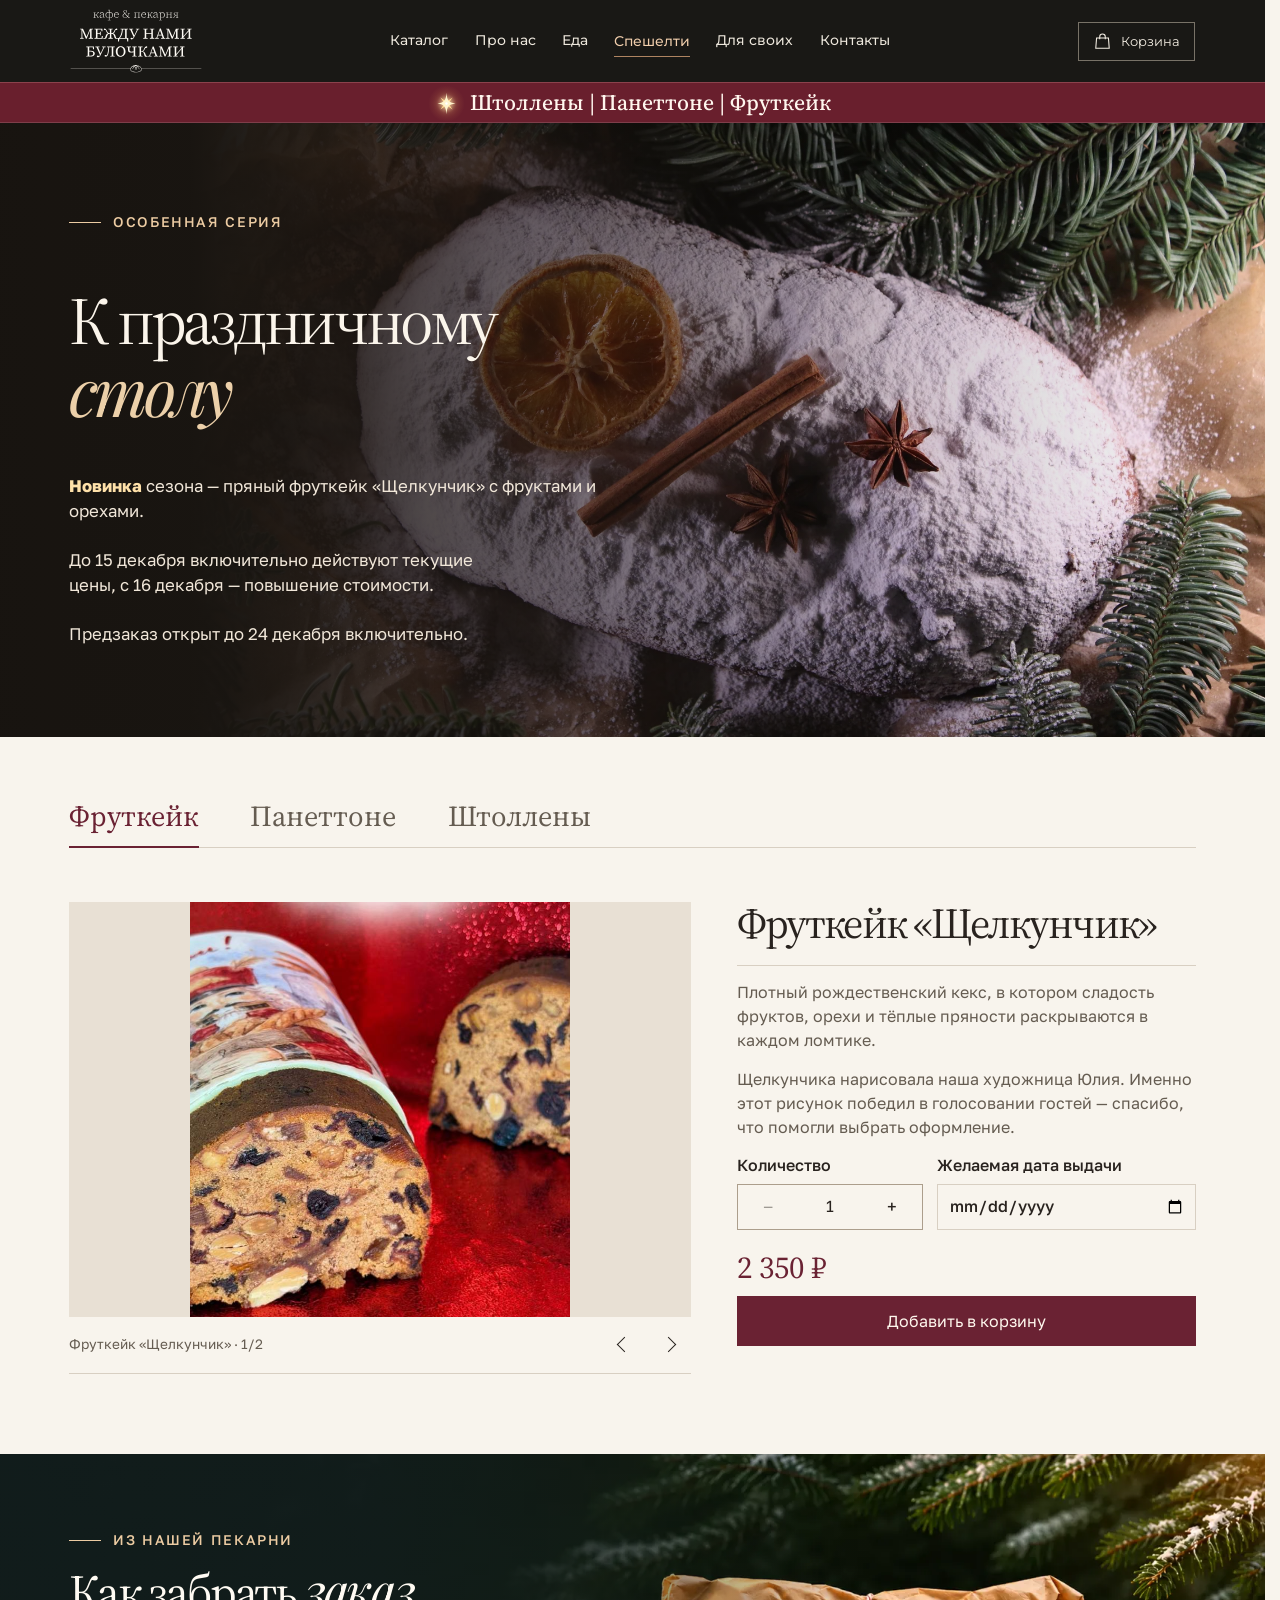
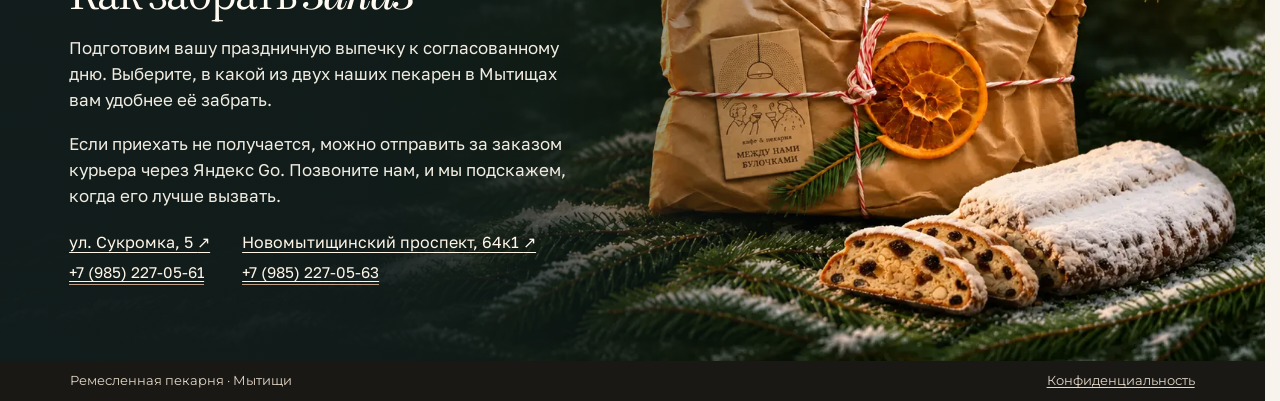
<file: preorder/index.html>
<!doctype html>
<html lang="ru" data-theme="light" data-mode="long">
<head>
  <meta charset="utf-8">
  <meta name="viewport" content="width=device-width,initial-scale=1,viewport-fit=cover">
    <meta name="theme-color" content="#211d19">
  <title>Сезонный предзаказ · Между Нами Булочками</title>
  <meta name="description" content="Штоллены, панеттоне и фруткейк от пекарни «Между Нами Булочками» в Мытищах.">
  <link rel="icon" href="../muka/favicon.png" type="image/png">
  <link rel="stylesheet" href="../classic-base.css">
  <link rel="stylesheet" href="../muka.css?v=food-photo-layout-1">
  <link rel="stylesheet" href="../bakery.css?v=partner-editorial">
  <link rel="stylesheet" href="../photography.css?v=founder-copy-1">
  <link rel="stylesheet" href="preorder.css?v=holiday-bakery-shape-1">
</head>
<body class="hp-document">
<header class="top"><a class="skip" href="#hp-title">К содержанию</a><div class="shell navshell"><a class="brandmark" href="../#top" aria-label="Между Нами Булочками — на главную"><img src="../muka/brand.svg" width="397" height="190" alt="Между Нами Булочками — кафе и пекарня"></a><nav class="main" aria-label="Основное меню"><a href="../#catalog">Каталог</a><a href="../#about">Про нас</a><a href="../#food">Еда</a><a href="../#specialty" class="specialty-link">Спешелти</a><a href="../#wholesale">Для своих</a><a href="../#contacts">Контакты</a></nav><div class="navtools"><button class="basket" id="cartBtn" type="button" aria-label="Открыть корзину"><svg viewbox="0 0 24 24" width="19" height="19" fill="none" stroke="currentColor" stroke-width="1.35" aria-hidden="true"><path d="M4.5 7.5h15l1 13h-17z"></path><path d="M8.5 9V6a3.5 3.5 0 0 1 7 0v3"></path></svg><span class="cartword">Корзина</span> <span class="n" id="cartN">0</span></button><button class="menu-toggle" id="menuToggle" type="button" aria-label="Открыть меню" aria-expanded="false" aria-controls="mobileNav"><i></i><i></i></button></div></div><a class="winter hp-season-banner" href="#hp-collection"><div class="shell order-inner"><span class="season-star" aria-hidden="true"><svg viewBox="0 0 40 40" width="28" height="28" focusable="false"><path class="star-diagonals" d="m9.4 9.4 10.6 7.4 10.6-7.4L23.2 20l7.4 10.6L20 23.2 9.4 30.6 16.8 20z"/><path class="star-main" d="M20 1.1c.9 12.9 3 16.5 15.6 18.9C23 21.6 21 25.8 20 38.9 18.8 26 17 21.8 4.4 20 17 17.8 18.9 14 20 1.1Z"/><circle class="star-core" cx="20" cy="20" r="2.1"/></svg></span><span class="hp-season-copy"><span class="season-title">Штоллены | Панеттоне | Фруткейк</span></span></div></a><nav id="mobileNav" class="mobile-list" aria-label="Меню на телефоне" hidden><a href="../#catalog">Каталог</a><a href="../#about">Про нас</a><a href="../#food">Еда</a><a href="../#specialty" class="specialty-link">Спешелти</a><a href="../#wholesale">Для своих</a><a href="../#contacts">Контакты</a></nav></header>
<div class="hp-page" id="hp-page">
  <noscript><p class="hp-noscript">Для предзаказа позвоните в пекарню <a href="tel:+79852270561">+7 (985) 227-05-61</a>.</p></noscript>
  <a class="hp-skip" href="#hp-collection">К выбору выпечки</a>

  <main>
    <section class="hp-hero" aria-labelledby="hp-title">
      <div class="hp-hero-media">
        <picture>
          <source media="(max-width: 700px)" srcset="../muka/preorder/stollen-fir-mobile.webp">
          <img src="../muka/preorder/stollen-fir-wide.webp" width="1920" height="1280" fetchpriority="high" alt="Штоллен в сахарной пудре среди еловых веток">
        </picture>
      </div>
      <div class="hp-wrap hp-hero-inner">
        <div class="hp-hero-copy">
          <p class="hp-kicker hp-kicker-gold"><span class="hp-rule"></span>Особенная серия</p>
          <h1 id="hp-title"><span>К&nbsp;праздничному</span> <em>столу</em></h1>
          <p class="hp-hero-lead hp-hero-feature"><strong>Новинка</strong> сезона — пряный <a href="#foodcake">фруткейк «Щелкунчик»</a> с фруктами и орехами.</p>
          <p class="hp-hero-lead">До 15 декабря включительно действуют текущие цены, с 16 декабря — повышение стоимости.</p>
          <p class="hp-hero-lead">Предзаказ открыт до 24 декабря включительно.</p>
        </div>
      </div>
    </section>

    <div class="hp-wrap">
      <section class="hp-collection" id="hp-collection" aria-label="Каталог праздничной выпечки">
        <div class="hp-category-tabs" role="tablist" aria-label="Категории выпечки" hidden>
          <button type="button" id="hp-tab-fruitcake" role="tab" aria-controls="hp-category-fruitcake" aria-selected="true">Фруткейк</button>
          <button type="button" id="hp-tab-panettones" role="tab" aria-controls="hp-category-panettones" aria-selected="false" tabindex="-1">Панеттоне</button>
          <button type="button" id="hp-tab-stollens" role="tab" aria-controls="hp-category-stollens" aria-selected="false" tabindex="-1">Штоллены</button>
        </div>
        <section class="hp-product-group" id="hp-category-fruitcake" data-category="fruitcake" aria-label="Фруткейк">
          <div class="hp-product-visual">
            <figure class="hp-product-image hp-product-portrait" data-photo="foodcake"><div class="hp-image-window hp-image-fruit"><img src="photos/fruitcake-cut.jpg" loading="lazy" alt="Фруткейк «Щелкунчик»"></div></figure>
            <figure class="hp-product-image hp-product-portrait" data-photo="foodcake" hidden><div class="hp-image-window hp-image-fruit-whole"><img src="photos/fruitcake-whole.jpg" loading="lazy" alt="Фруткейк с рисунком Юлии"></div></figure>
            <div class="hp-carousel-controls" hidden>
              <span aria-live="polite" data-carousel-caption></span>
              <div class="hp-gallery-nav">
                <button type="button" data-step="-1" aria-label="Предыдущее фото"></button>
                <button type="button" data-step="1" aria-label="Следующее фото"></button>
              </div>
            </div>
          </div>
          <div class="hp-product-options">
            <form class="hp-product-form" data-item="foodcake" data-base="2350">

            <h3 class="hp-category-title">Фруткейк&nbsp;«Щелкунчик»</h3>
              <p class="hp-flavor-description hp-fruit-description">Плотный рождественский кекс, в котором сладость фруктов, орехи и тёплые пряности раскрываются в каждом ломтике.</p>
              <p class="hp-flavor-description hp-fruit-story">Щелкунчика нарисовала наша художница Юлия. Именно этот рисунок победил в голосовании гостей — спасибо, что помогли выбрать оформление.</p>
              <div class="hp-fields">
                <div class="hp-field">
                  <label for="hp-fruitcake-quantity">Количество</label>
                  <div class="hp-qty">
                    <button type="button" data-quantity-step="-1" aria-label="Уменьшить количество">−</button>
                    <input id="hp-fruitcake-quantity" name="quantity" type="number" min="1" max="999" value="1" required>
                    <button type="button" data-quantity-step="1" aria-label="Увеличить количество">+</button>
                  </div>
                </div>
                <label class="hp-field">Желаемая дата выдачи
                  <input name="pickup" type="date" required>
                </label>
              </div>
              <p class="hp-preview-price" data-variant-price aria-live="polite"></p>
              <button class="hp-submit" type="submit" disabled>Добавить в корзину</button>
            </form>
          </div>
        </section>
        <section class="hp-product-group" id="hp-category-panettones" data-category="panettones" aria-label="Панеттоне">
          <div class="hp-product-visual">
            <figure class="hp-product-image hp-product-portrait" data-photo="panettone"><div class="hp-image-window hp-image-chocolate"><img src="photos/panettone-chocolate.jpg" loading="lazy" alt="Три шоколада, цукаты"></div></figure>
            <figure class="hp-product-image hp-product-portrait" data-photo="panettone" hidden>
              <div class="hp-image-window hp-image-crumb-full"><img src="../muka/preorder/panettone-hands.webp" loading="lazy" alt="Панеттоне в разрезе"></div>
            </figure>
            <figure class="hp-product-image hp-product-portrait" data-photo="panettone-blueberry"><div class="hp-image-window hp-image-blueberry"><img src="photos/panettone-blueberry.jpg" loading="lazy" alt="Черника-свити"></div></figure>
            <figure class="hp-product-image hp-panettone-landscape hp-panettone-pair" data-photo="panettone-blueberry" hidden><img src="../muka/preorder/panettone-types.webp" loading="lazy" alt="Панеттоне с разными начинками в разрезе"></figure>
            <div class="hp-carousel-controls" hidden>
              <span aria-live="polite" data-carousel-caption></span>
              <div class="hp-gallery-nav">
                <button type="button" data-step="-1" aria-label="Предыдущее фото"></button>
                <button type="button" data-step="1" aria-label="Следующее фото"></button>
              </div>
            </div>
          </div>
          <div class="hp-product-options">
            <form class="hp-product-form">

            <h3 class="hp-category-title">Панеттоне</h3>
            <label class="hp-flavor-label">Вкус
              <select data-flavor aria-describedby="hp-description-panettones">
                <option value="panettone" data-base="1850" data-weight="около 330 г" data-description="Воздушный, нежный мякиш на итальянской закваске Lievito Madre. Белый, молочный и карамельный шоколад дают сливочные и тёплые карамельные ноты, а апельсиновые цукаты добавляют яркий цитрусовый акцент.">Три шоколада, цукаты</option>
                <option value="panettone-blueberry" data-base="1950" data-description="В нежном, сливочном мякише на закваске Lievito Madre раскрывается сочная черника. Свити добавляет свежую цитрусовую ноту, которая подчёркивает вкус ягод.">Черника-свити</option>
              </select>
            </label>
            <p class="hp-flavor-description" id="hp-description-panettones" data-description>Воздушный, нежный мякиш на итальянской закваске Lievito Madre. Белый, молочный и карамельный шоколад дают сливочные и тёплые карамельные ноты, а апельсиновые цукаты добавляют яркий цитрусовый акцент.</p>
            <p class="hp-product-weight">Вес <span data-weight-label>около 330 г</span></p>
              <div class="hp-fields">
                <div class="hp-field">
                  <label for="hp-panettone-quantity">Количество</label>
                  <div class="hp-qty">
                    <button type="button" data-quantity-step="-1" aria-label="Уменьшить количество">−</button>
                    <input id="hp-panettone-quantity" name="quantity" type="number" min="1" max="999" value="1" required>
                    <button type="button" data-quantity-step="1" aria-label="Увеличить количество">+</button>
                  </div>
                </div>
                <label class="hp-field">Желаемая дата выдачи
                  <input name="pickup" type="date" required>
                </label>
              </div>
              <p class="hp-preview-price" data-variant-price aria-live="polite"></p>
              <button class="hp-submit" type="submit" disabled>Добавить в корзину</button>
            </form>
          </div>
        </section>
        <section class="hp-product-group" id="hp-category-stollens" data-category="stollens" aria-label="Штоллены">
          <div class="hp-product-visual">
            <figure class="hp-product-image" data-photo="stollen"><img src="../muka/preorder/stollen-table.webp" width="1450" height="967" loading="lazy" alt="Классический штоллен на еловых ветках"></figure>
            <figure class="hp-product-image " data-photo="stollen" hidden><img src="photos/stollen-slices.webp" loading="lazy" alt="Штоллен в разрезе"></figure>
            <figure class="hp-product-image" data-photo="stollen-no-raisins"><img src="photos/stollen-whole.webp" width="1100" height="733" loading="lazy" alt="Штоллен без изюма"></figure>
            <figure class="hp-product-image " data-photo="stollen-no-raisins" hidden><img src="photos/pickup-slices.webp" loading="lazy" alt="Праздничные штоллены в разрезе"></figure>
            <div class="hp-carousel-controls" hidden>
              <span aria-live="polite" data-carousel-caption></span>
              <div class="hp-gallery-nav">
                <button type="button" data-step="-1" aria-label="Предыдущее фото"></button>
                <button type="button" data-step="1" aria-label="Следующее фото"></button>
              </div>
            </div>
          </div>
          <div class="hp-product-options">
            <form class="hp-product-form">

            <h3 class="hp-category-title">Штоллены</h3>
            <label class="hp-flavor-label">Вкус
              <select data-flavor aria-describedby="hp-description-stollens">
                <option value="stollen" data-base="1450" data-large="2550" data-description="Классический штоллен с цукатами и пряностями под щедрым слоем сахарной пудры. Печём его к тем декабрьским вечерам, когда вся семья собирается за столом и первый ломтик делят на всех.">Классический штоллен</option>
                <option value="stollen-no-raisins" data-base="1550" data-large="2750" data-description="Рождественский штоллен без изюма, с мягким ароматом пряностей. Даём ему время созреть, чтобы к семейному празднику вкус стал глубже. Такой штоллен хочется разрезать за общим столом и передать первый ломтик близким.">Штоллен без изюма</option>
              </select>
            </label>
            <p class="hp-flavor-description" id="hp-description-stollens" data-description>Классический штоллен с цукатами и пряностями под щедрым слоем сахарной пудры. Печём его к тем декабрьским вечерам, когда вся семья собирается за столом и первый ломтик делят на всех.</p>
            
            <fieldset class="hp-sizes"><legend>Вес</legend><label><input type="radio" name="stollen-weight" value="base" checked><span>500 г</span></label><label><input type="radio" name="stollen-weight" value="large"><span>1 кг</span></label></fieldset>
              <div class="hp-fields">
                <div class="hp-field">
                  <label for="hp-stollen-quantity">Количество</label>
                  <div class="hp-qty">
                    <button type="button" data-quantity-step="-1" aria-label="Уменьшить количество">−</button>
                    <input id="hp-stollen-quantity" name="quantity" type="number" min="1" max="999" value="1" required>
                    <button type="button" data-quantity-step="1" aria-label="Увеличить количество">+</button>
                  </div>
                </div>
                <label class="hp-field">Желаемая дата выдачи
                  <input name="pickup" type="date" required min="2026-12-22" max="2026-12-31">
                </label>
              </div>
              <p class="hp-preview-price" data-variant-price aria-live="polite"></p>
              <button class="hp-submit" type="submit" disabled>Добавить в корзину</button>
            </form>
          </div>
        </section>
      </section>
    </div>

    <section class="hp-pickup" id="hp-pickup" aria-labelledby="hp-pickup-title">
      <div class="hp-wrap hp-pickup-in">
        <div class="hp-pickup-copy">
          <p class="hp-kicker hp-kicker-gold"><span class="hp-rule"></span>Из нашей пекарни</p>
          <h2 id="hp-pickup-title">Как забрать <em>заказ</em></h2>
          <p>Подготовим вашу праздничную выпечку к согласованному дню. Выберите, в какой из двух наших пекарен в Мытищах вам удобнее её забрать.</p>
          <p>Если приехать не получается, можно отправить за заказом курьера через Яндекс Go. Позвоните нам, и мы подскажем, когда его лучше вызвать.</p>
          <ul class="hp-pickup-addresses">
            <li><a href="https://yandex.ru/maps/?text=%D0%9C%D1%8B%D1%82%D0%B8%D1%89%D0%B8%2C%20%D1%83%D0%BB.%20%D0%A1%D1%83%D0%BA%D1%80%D0%BE%D0%BC%D0%BA%D0%B0%2C%20%D0%B4.%205" target="_blank" rel="noopener">ул. Сукромка, 5 <span aria-hidden="true">↗</span></a>
              <a class="hp-phone" href="tel:+79852270561">+7 (985) 227-05-61</a></li>
            <li><a href="https://yandex.ru/maps/?text=%D0%9C%D1%8B%D1%82%D0%B8%D1%89%D0%B8%2C%20%D0%9D%D0%BE%D0%B2%D0%BE%D0%BC%D1%8B%D1%82%D0%B8%D1%89%D0%B8%D0%BD%D1%81%D0%BA%D0%B8%D0%B9%20%D0%BF%D1%80%D0%BE%D1%81%D0%BF%D0%B5%D0%BA%D1%82%2C%20%D0%B4.%2064%D0%BA1" target="_blank" rel="noopener">Новомытищинский проспект, 64к1 <span aria-hidden="true">↗</span></a>
              <a class="hp-phone" href="tel:+79852270563">+7 (985) 227-05-63</a></li>
          </ul>
        </div>
        <figure class="hp-pickup-photo-wrap">
          <img class="hp-pickup-image" src="photos/stollen-pickup-bakery-shape.webp" width="1700" height="708" loading="lazy" alt="Штоллен пекарни и праздничная упаковка на заснеженных еловых ветках">
        </figure>
      </div>
      <div class="hp-snowfall" aria-hidden="true"><span style="--x:2%;--delay:-0s;--duration:8s;--size:1.5px;--drift:-12px"></span><span style="--x:39%;--delay:-0.347s;--duration:13s;--size:2px;--drift:27px"></span><span style="--x:76%;--delay:-0.694s;--duration:18s;--size:2.5px;--drift:-30px"></span><span style="--x:13%;--delay:-1.041s;--duration:11s;--size:3px;--drift:41px"></span><span style="--x:50%;--delay:-1.388s;--duration:16s;--size:3.5px;--drift:-22px"></span><span style="--x:87%;--delay:-1.735s;--duration:9s;--size:1.5px;--drift:55px"></span><span style="--x:24%;--delay:-2.082s;--duration:14s;--size:2px;--drift:-14px"></span><span style="--x:61%;--delay:-2.429s;--duration:19s;--size:2.5px;--drift:33px"></span><span style="--x:98%;--delay:-2.776s;--duration:12s;--size:3px;--drift:-32px"></span><span style="--x:35%;--delay:-3.123s;--duration:17s;--size:3.5px;--drift:47px"></span><span style="--x:72%;--delay:-3.47s;--duration:10s;--size:1.5px;--drift:-24px"></span><span style="--x:9%;--delay:-3.817s;--duration:15s;--size:2px;--drift:25px"></span><span style="--x:46%;--delay:-4.164s;--duration:8s;--size:2.5px;--drift:-16px"></span><span style="--x:83%;--delay:-4.511s;--duration:13s;--size:3px;--drift:39px"></span><span style="--x:20%;--delay:-4.858s;--duration:18s;--size:3.5px;--drift:-34px"></span><span style="--x:57%;--delay:-5.205s;--duration:11s;--size:1.5px;--drift:53px"></span><span style="--x:94%;--delay:-5.552s;--duration:16s;--size:2px;--drift:-26px"></span><span style="--x:31%;--delay:-5.899s;--duration:9s;--size:2.5px;--drift:31px"></span><span style="--x:68%;--delay:-6.246s;--duration:14s;--size:3px;--drift:-18px"></span><span style="--x:5%;--delay:-6.593s;--duration:19s;--size:3.5px;--drift:45px"></span><span style="--x:42%;--delay:-6.94s;--duration:12s;--size:1.5px;--drift:-36px"></span><span style="--x:79%;--delay:-7.287s;--duration:17s;--size:2px;--drift:23px"></span><span style="--x:16%;--delay:-7.634s;--duration:10s;--size:2.5px;--drift:-28px"></span><span style="--x:53%;--delay:-7.981s;--duration:15s;--size:3px;--drift:37px"></span><span style="--x:90%;--delay:-8.328s;--duration:8s;--size:3.5px;--drift:-20px"></span><span style="--x:27%;--delay:-8.675s;--duration:13s;--size:1.5px;--drift:51px"></span><span style="--x:64%;--delay:-9.022s;--duration:18s;--size:2px;--drift:-12px"></span></div>
    </section>
  </main>
</div>
<footer>
  <div class="shell endrow">
    <span>Ремесленная пекарня · Мытищи</span>
    <a href="#policy" data-policy>Конфиденциальность</a>
  </div>
</footer>
<dialog id="policyDlg" class="policy" aria-label="О данных на сайте"><button id="polClose" type="button" class="x" aria-label="Закрыть">×</button><h2>О данных на сайте</h2><p>Выбранные товары сохраняются в корзине только в вашем браузере. Демонстрационное оформление не отправляет заказ в пекарню и не принимает оплату.</p><h3>Заявка для бизнеса</h3><p>Форма готовит текст сообщения. При переходе в Telegram этот текст откроется в чате с менеджером. Проверьте его и нажмите «Отправить», только если хотите связаться с пекарней.</p><p>Для заказа вы также можете позвонить в пекарню по номеру из раздела «Контакты».</p></dialog><div class="scrim" id="scrim" hidden></div>
<aside class="drawer" id="drawer" hidden aria-label="Корзина">
  <div class="dhead"><h2 id="dTitle">Корзина</h2><button class="x" type="button" id="dClose" aria-label="Закрыть">×</button></div>
  <div class="dbody" id="dBody"></div>
  <div class="dfoot" id="dFoot"></div>
</aside>
<script src="../retail-catalog.js?v=catalog-canele-1" defer></script>
<script src="../classic.js?v=holiday-cart-1" defer></script>
<script src="preorder.js?v=holiday-bakery-shape-1" defer></script>
</body>
</html>
</file>
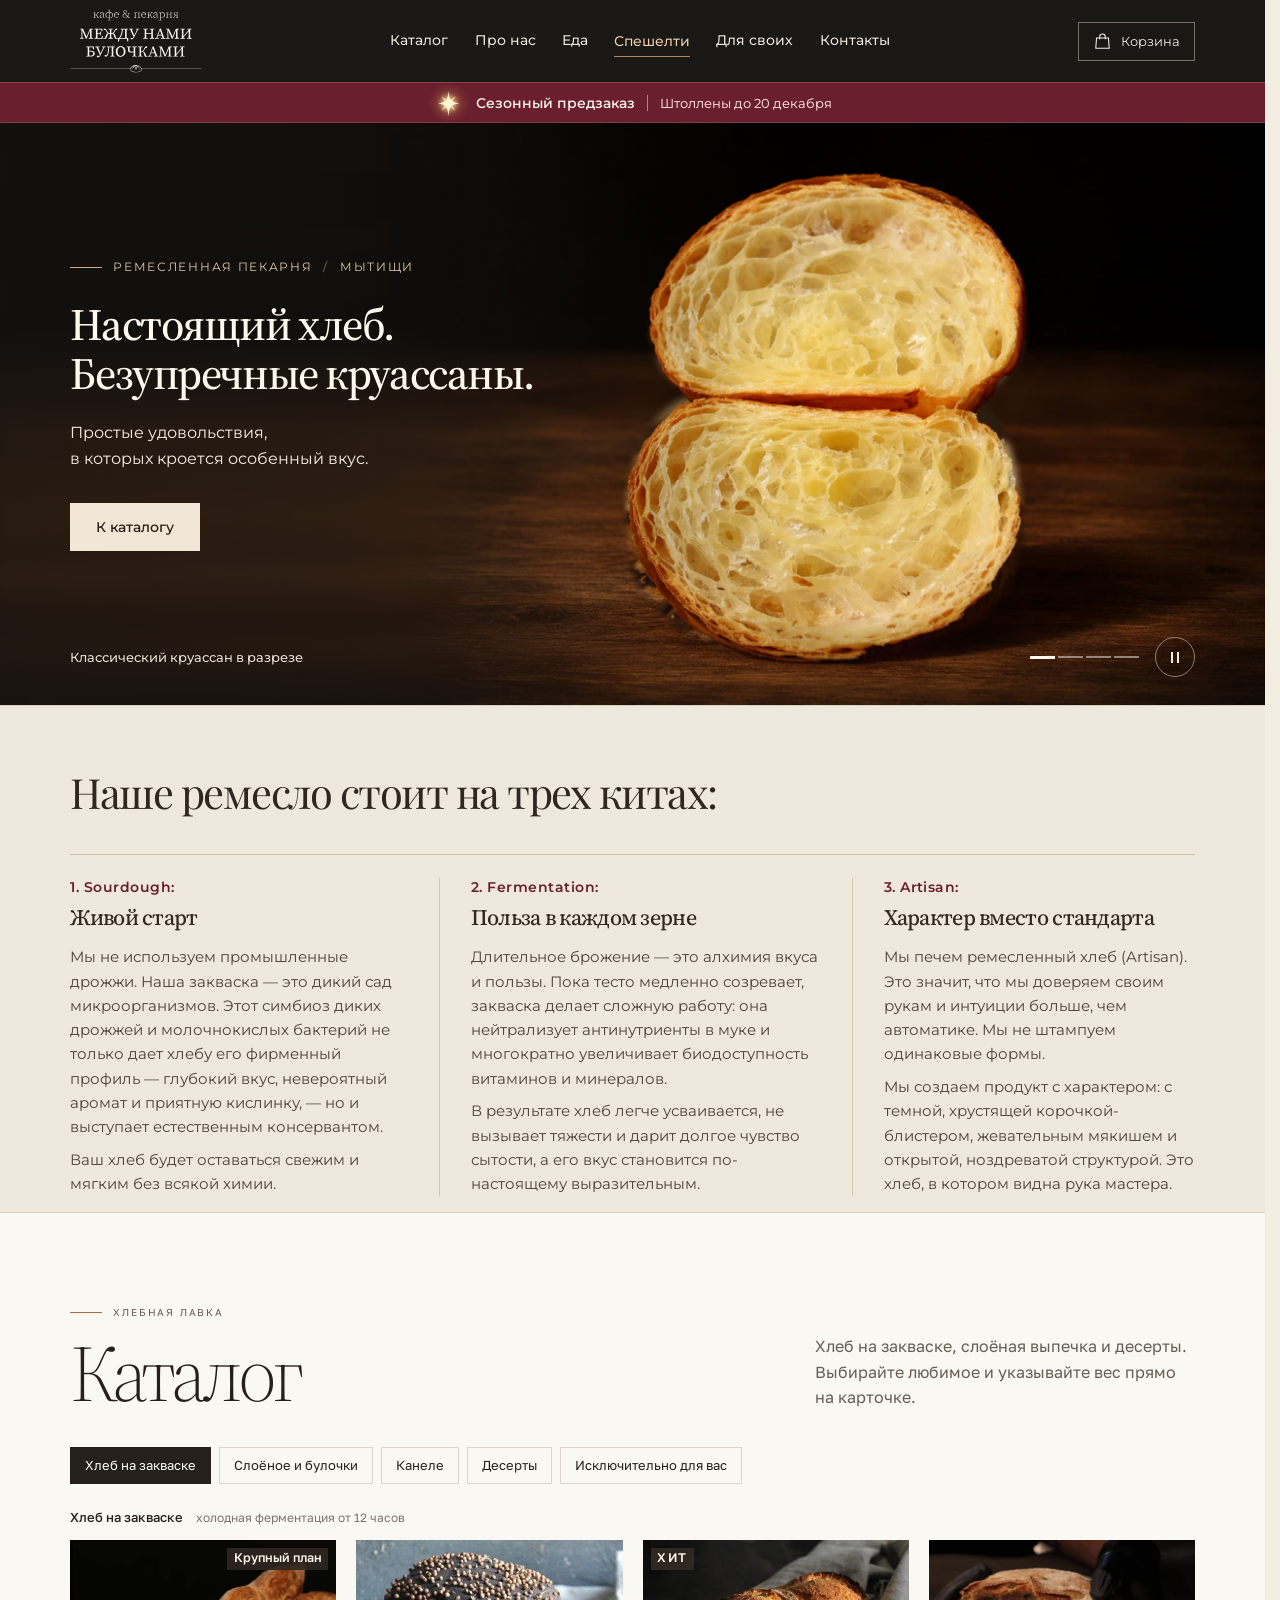
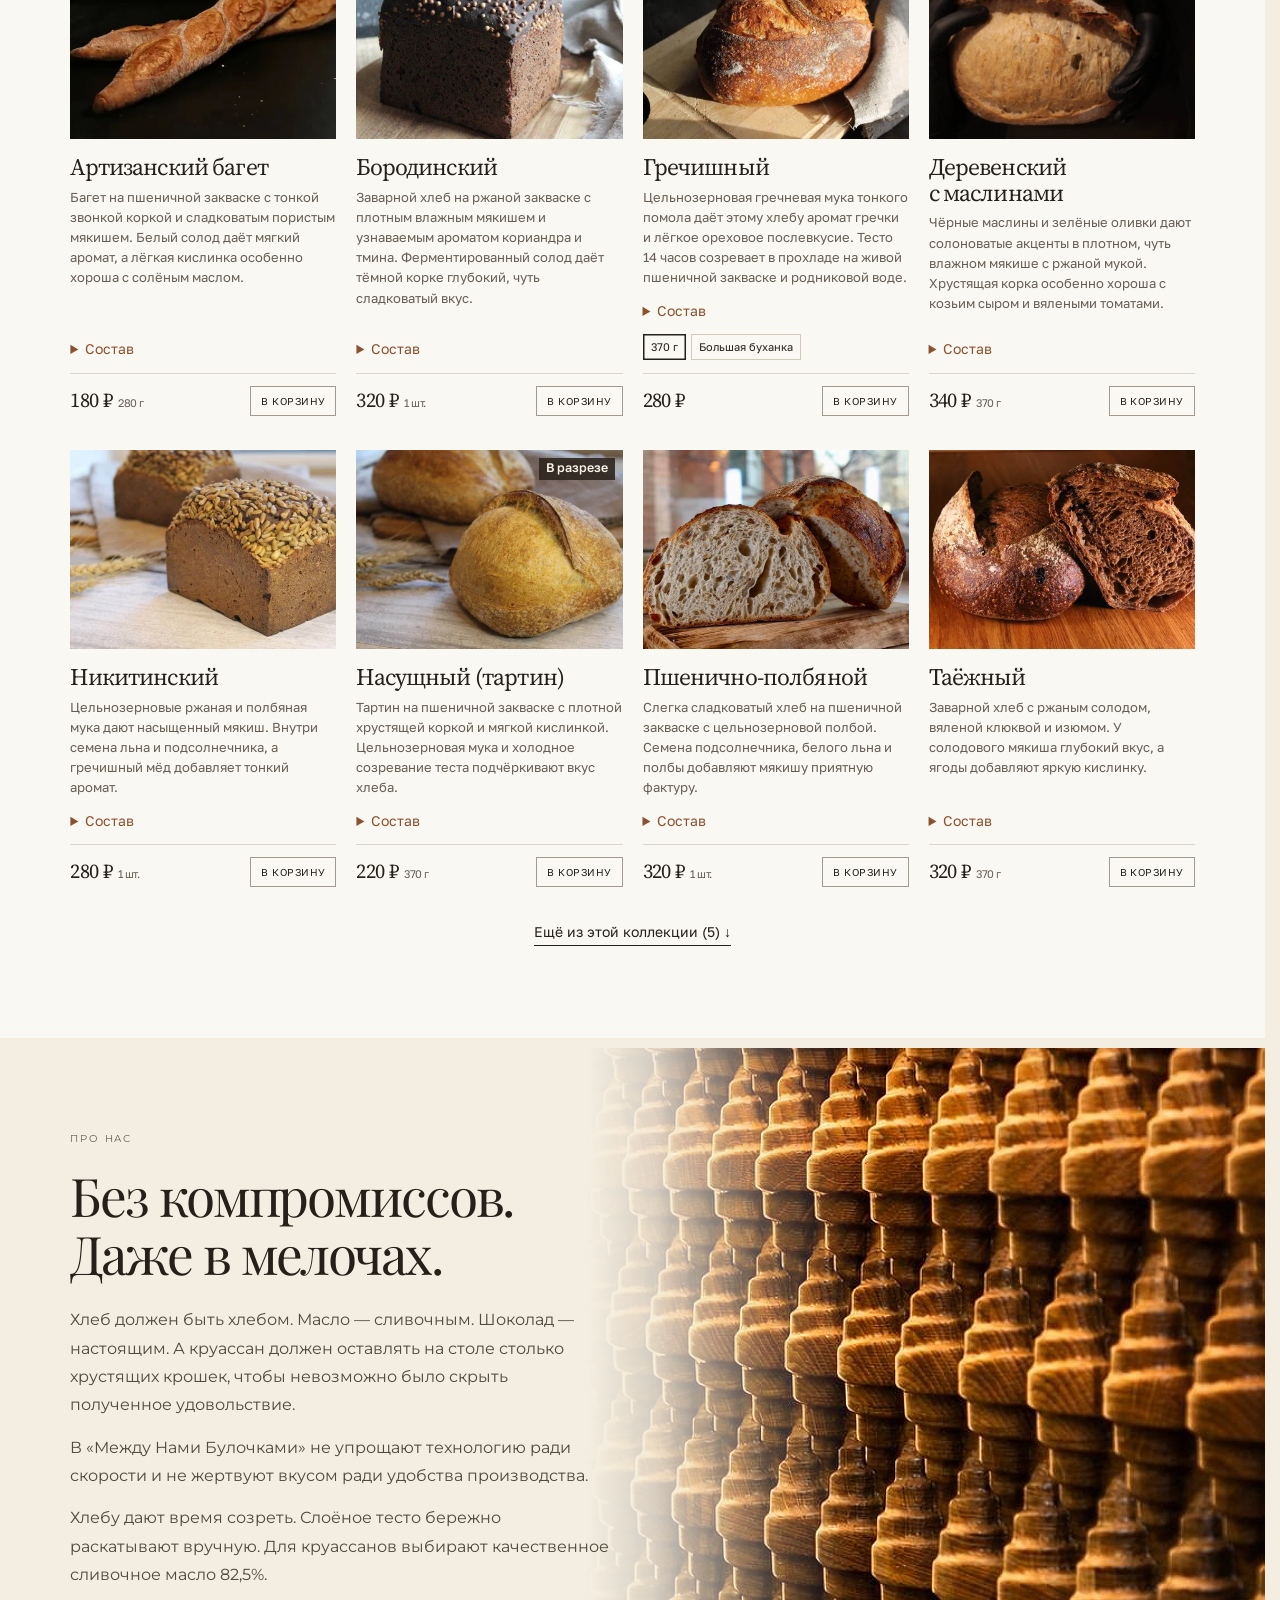
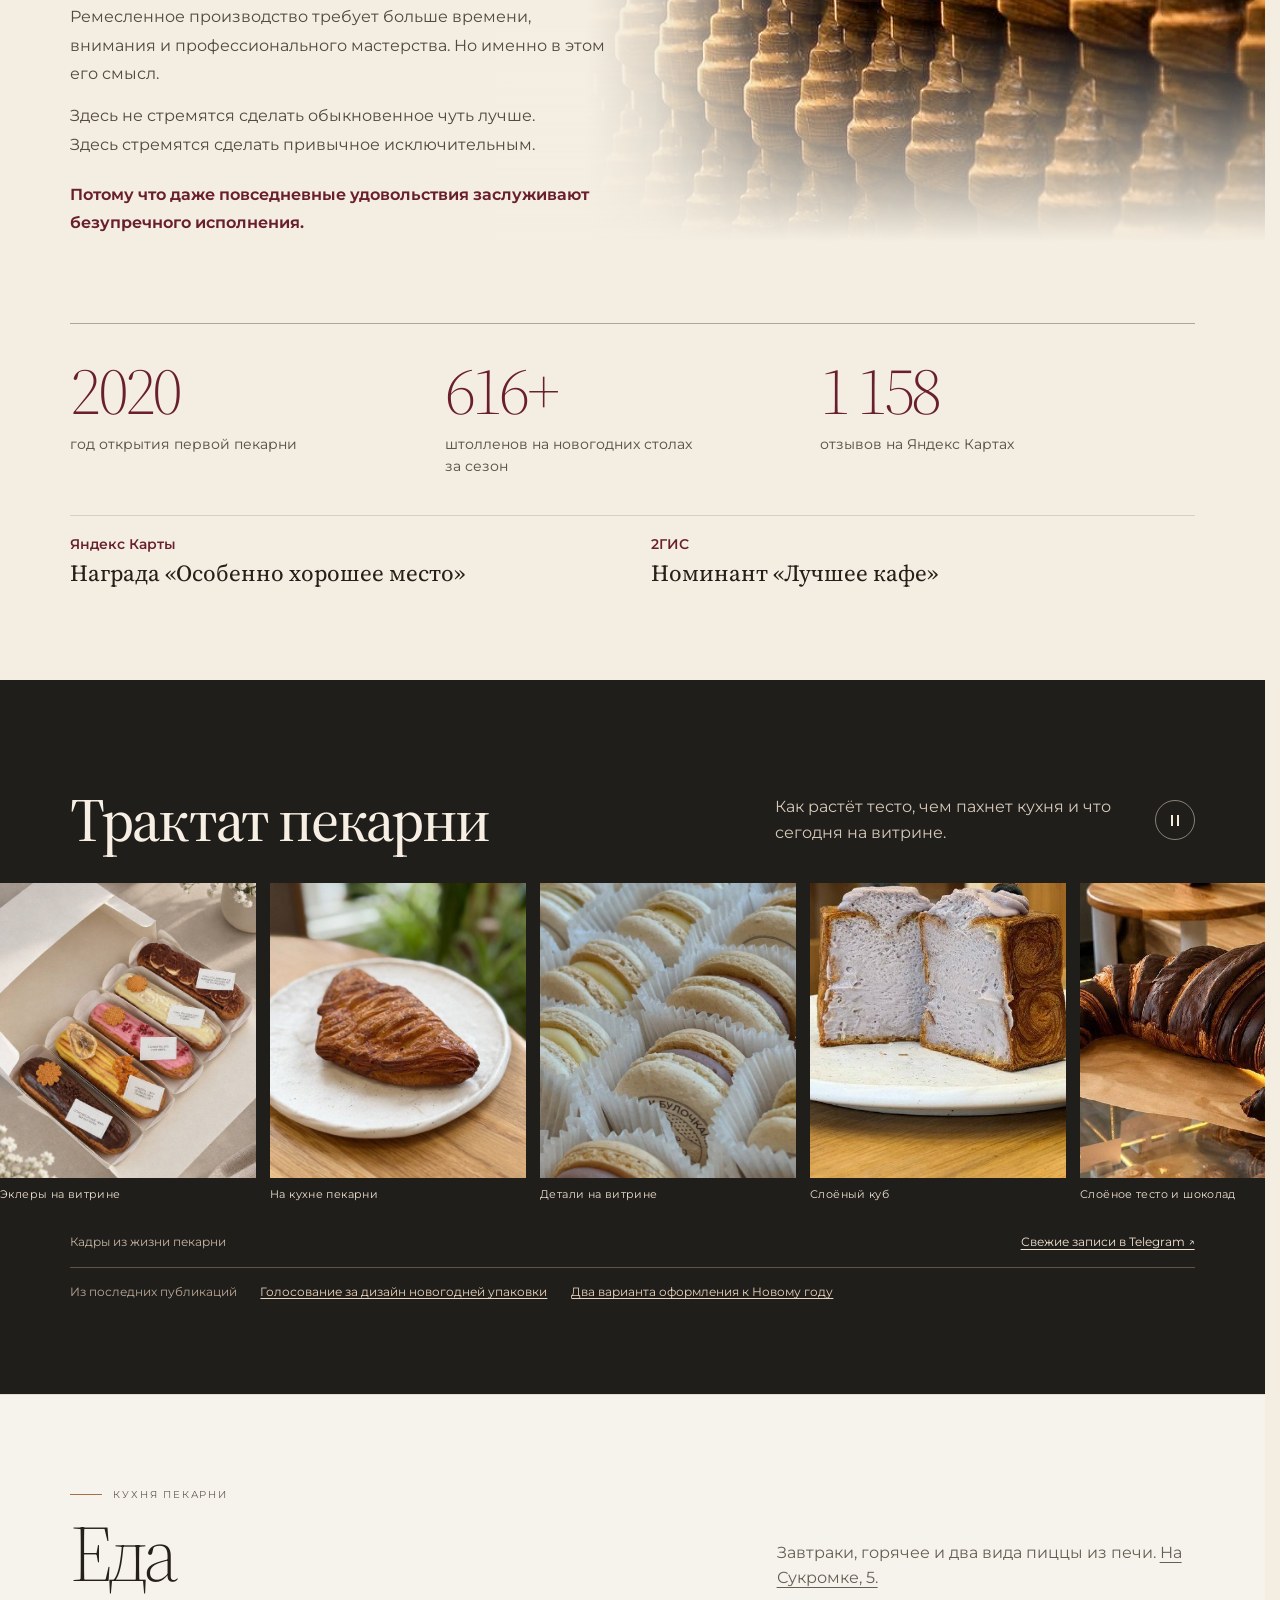
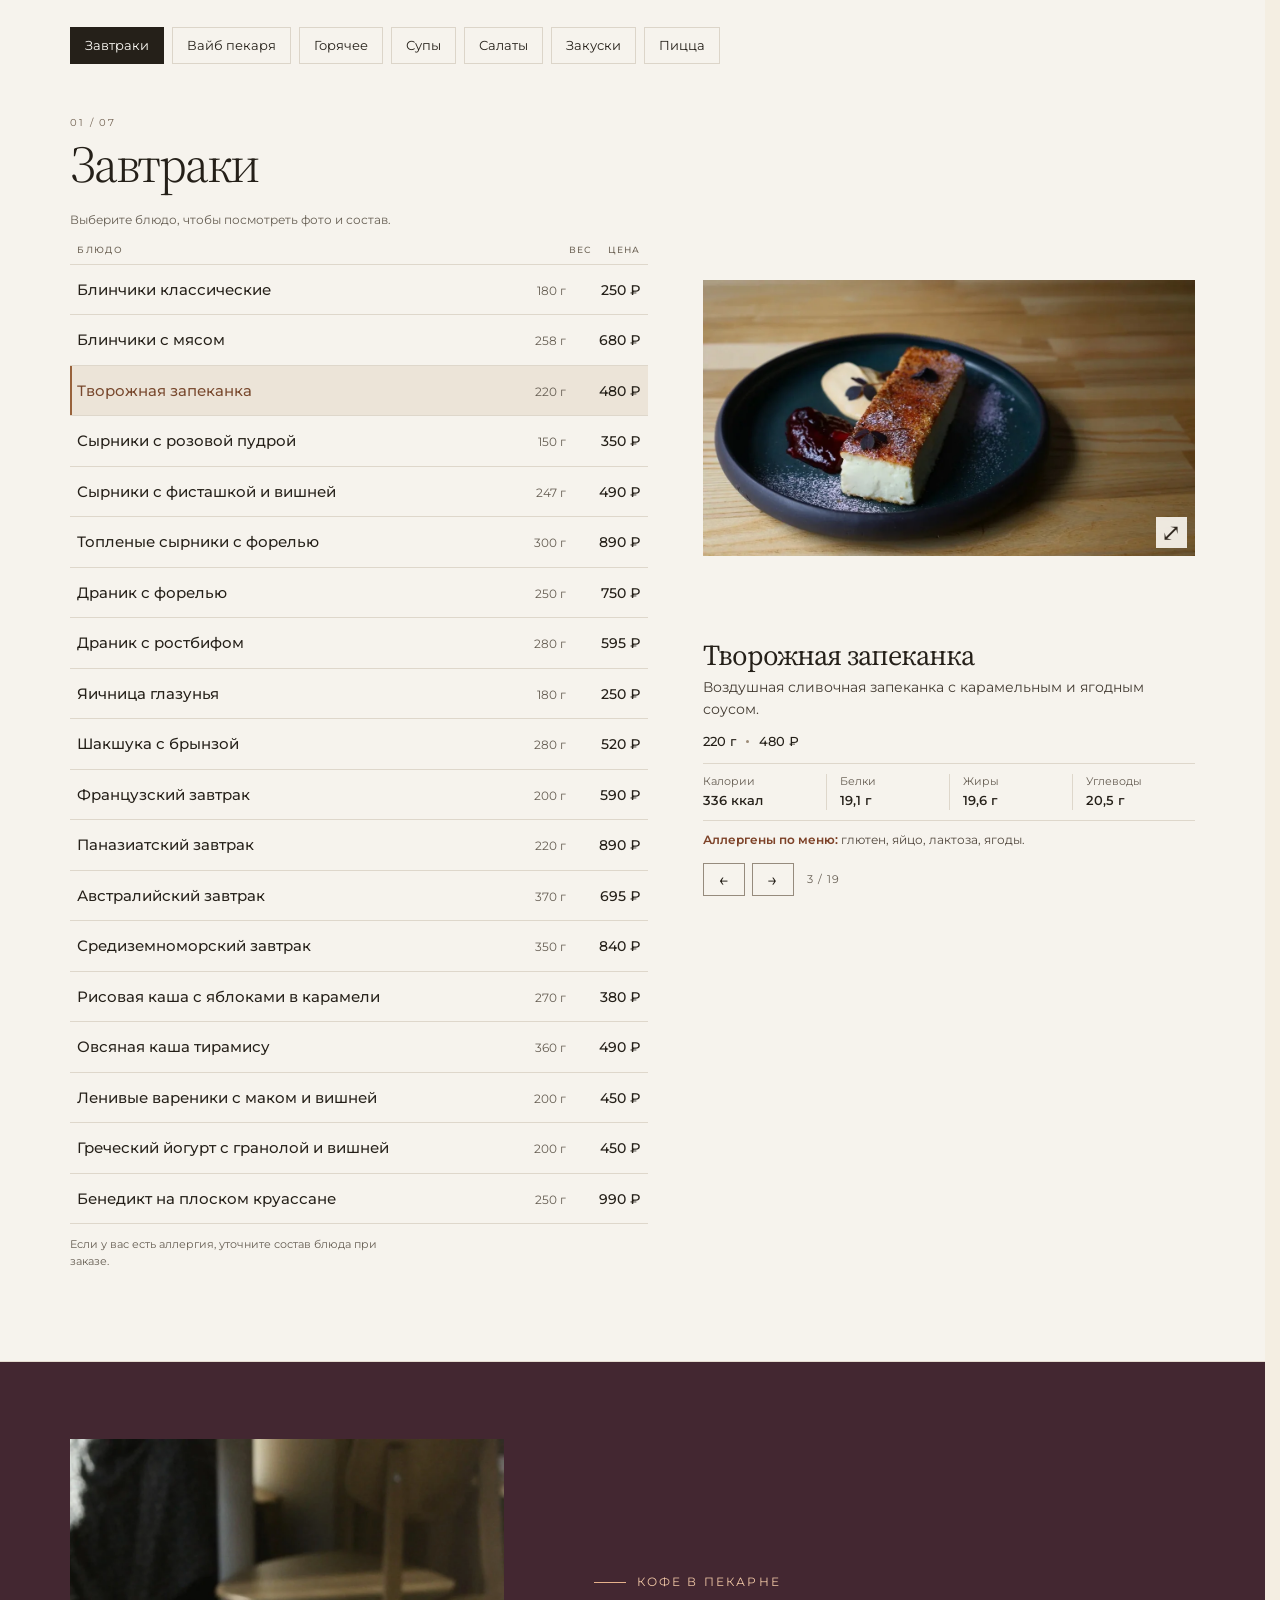
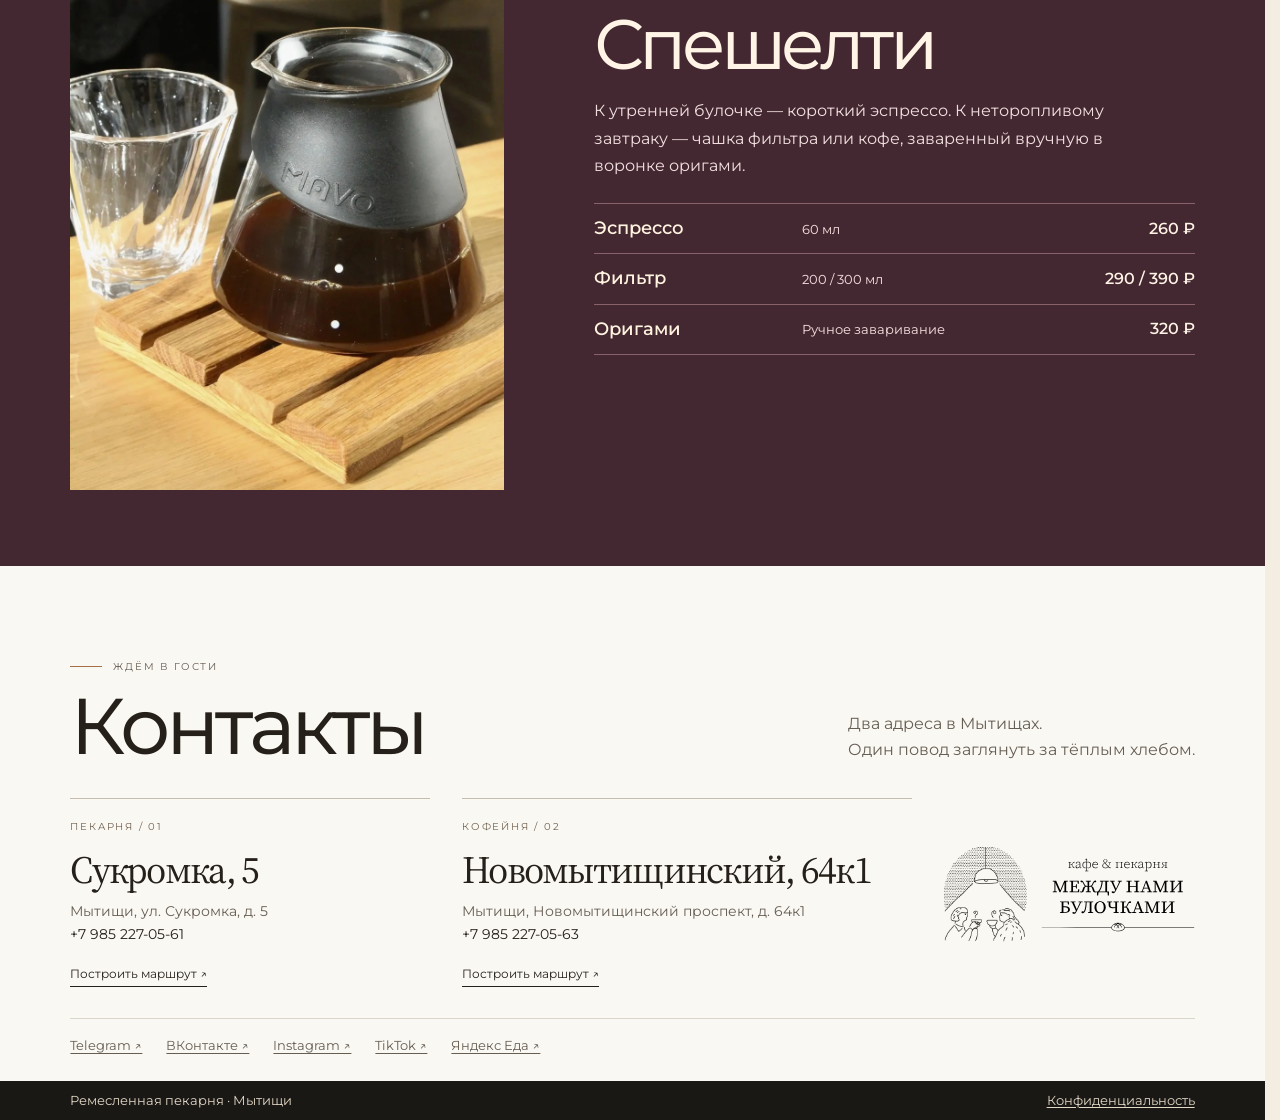
<file: sections.html>
<!doctype html>
<html lang="ru">
<head>
  <meta charset="utf-8">
  <meta name="viewport" content="width=device-width, initial-scale=1">
  <title>Между Нами Булочками</title>
  <link rel="canonical" href="./">
  <script>location.replace('./' + location.search + location.hash);</script>
  <noscript><meta http-equiv="refresh" content="0; url=./"></noscript>
</head>
<body><a href="./">На сайт «Между Нами Булочками»</a></body>
</html>
</file>
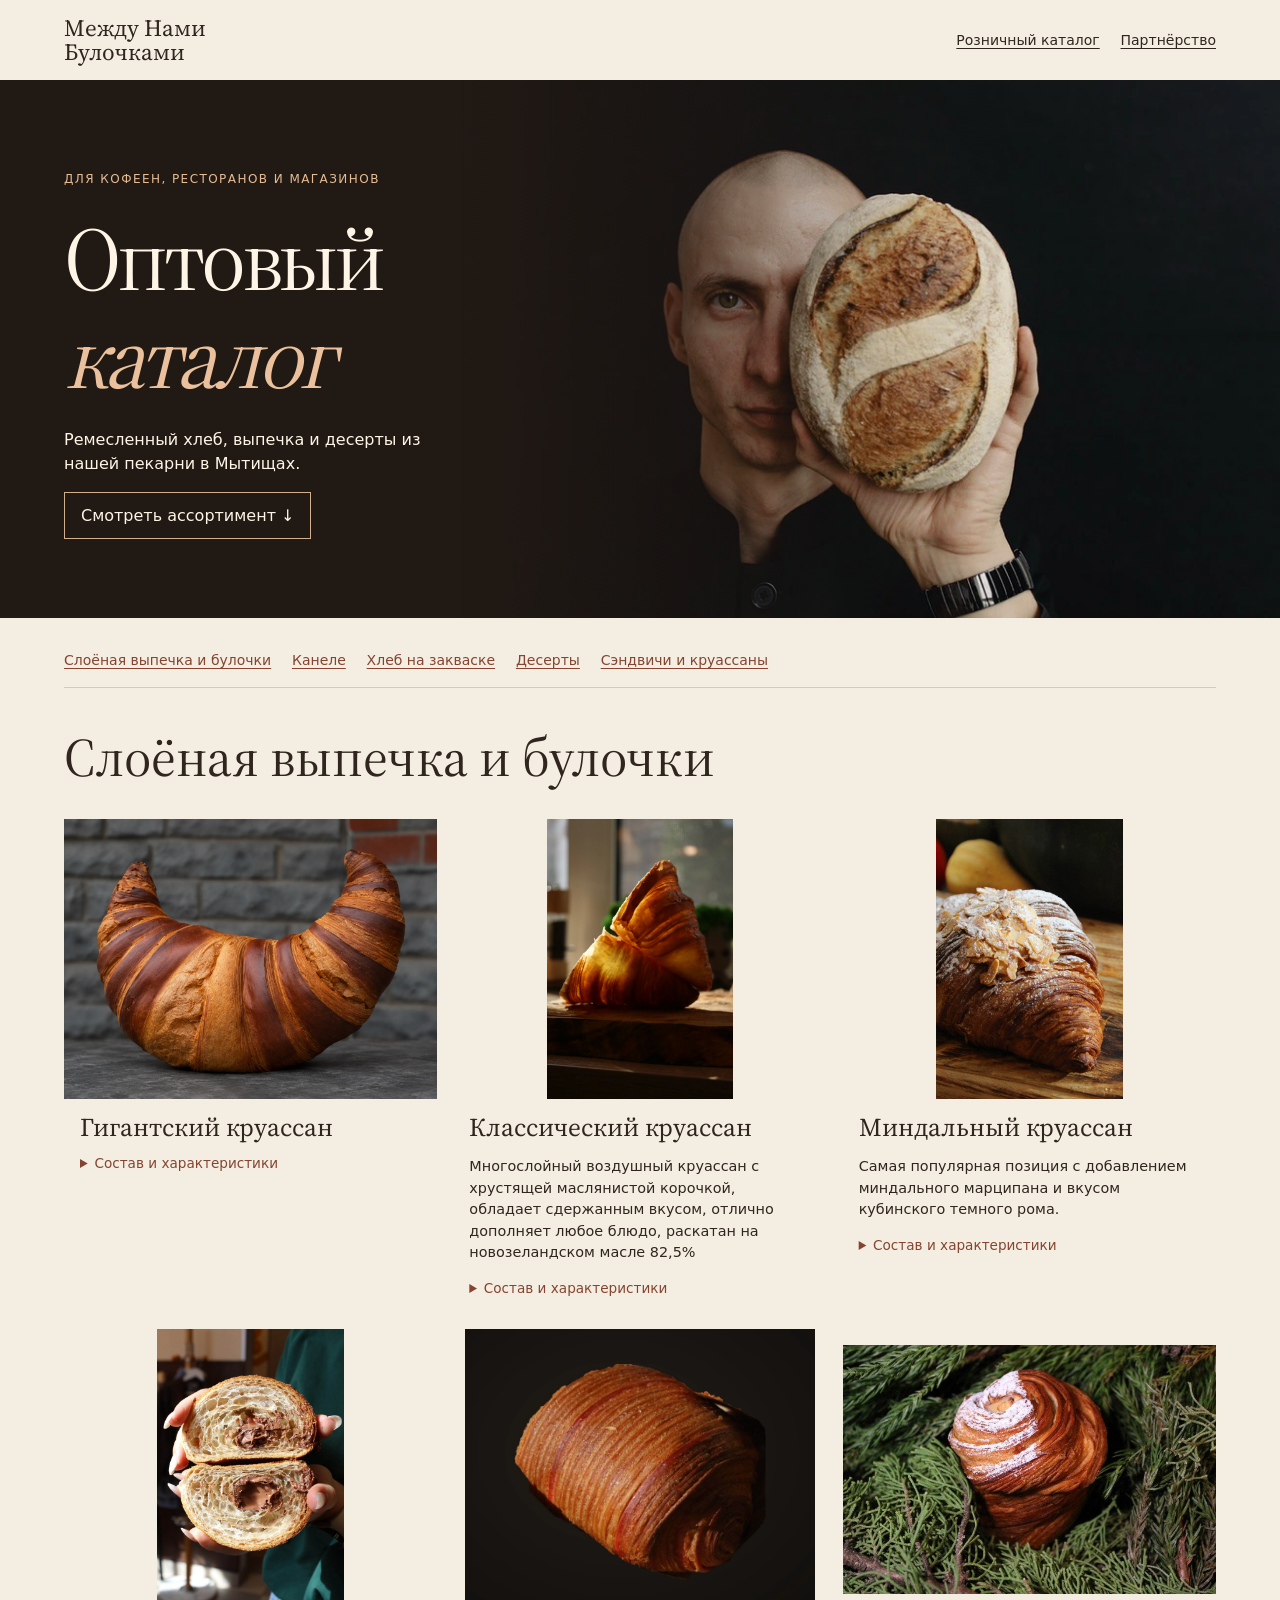
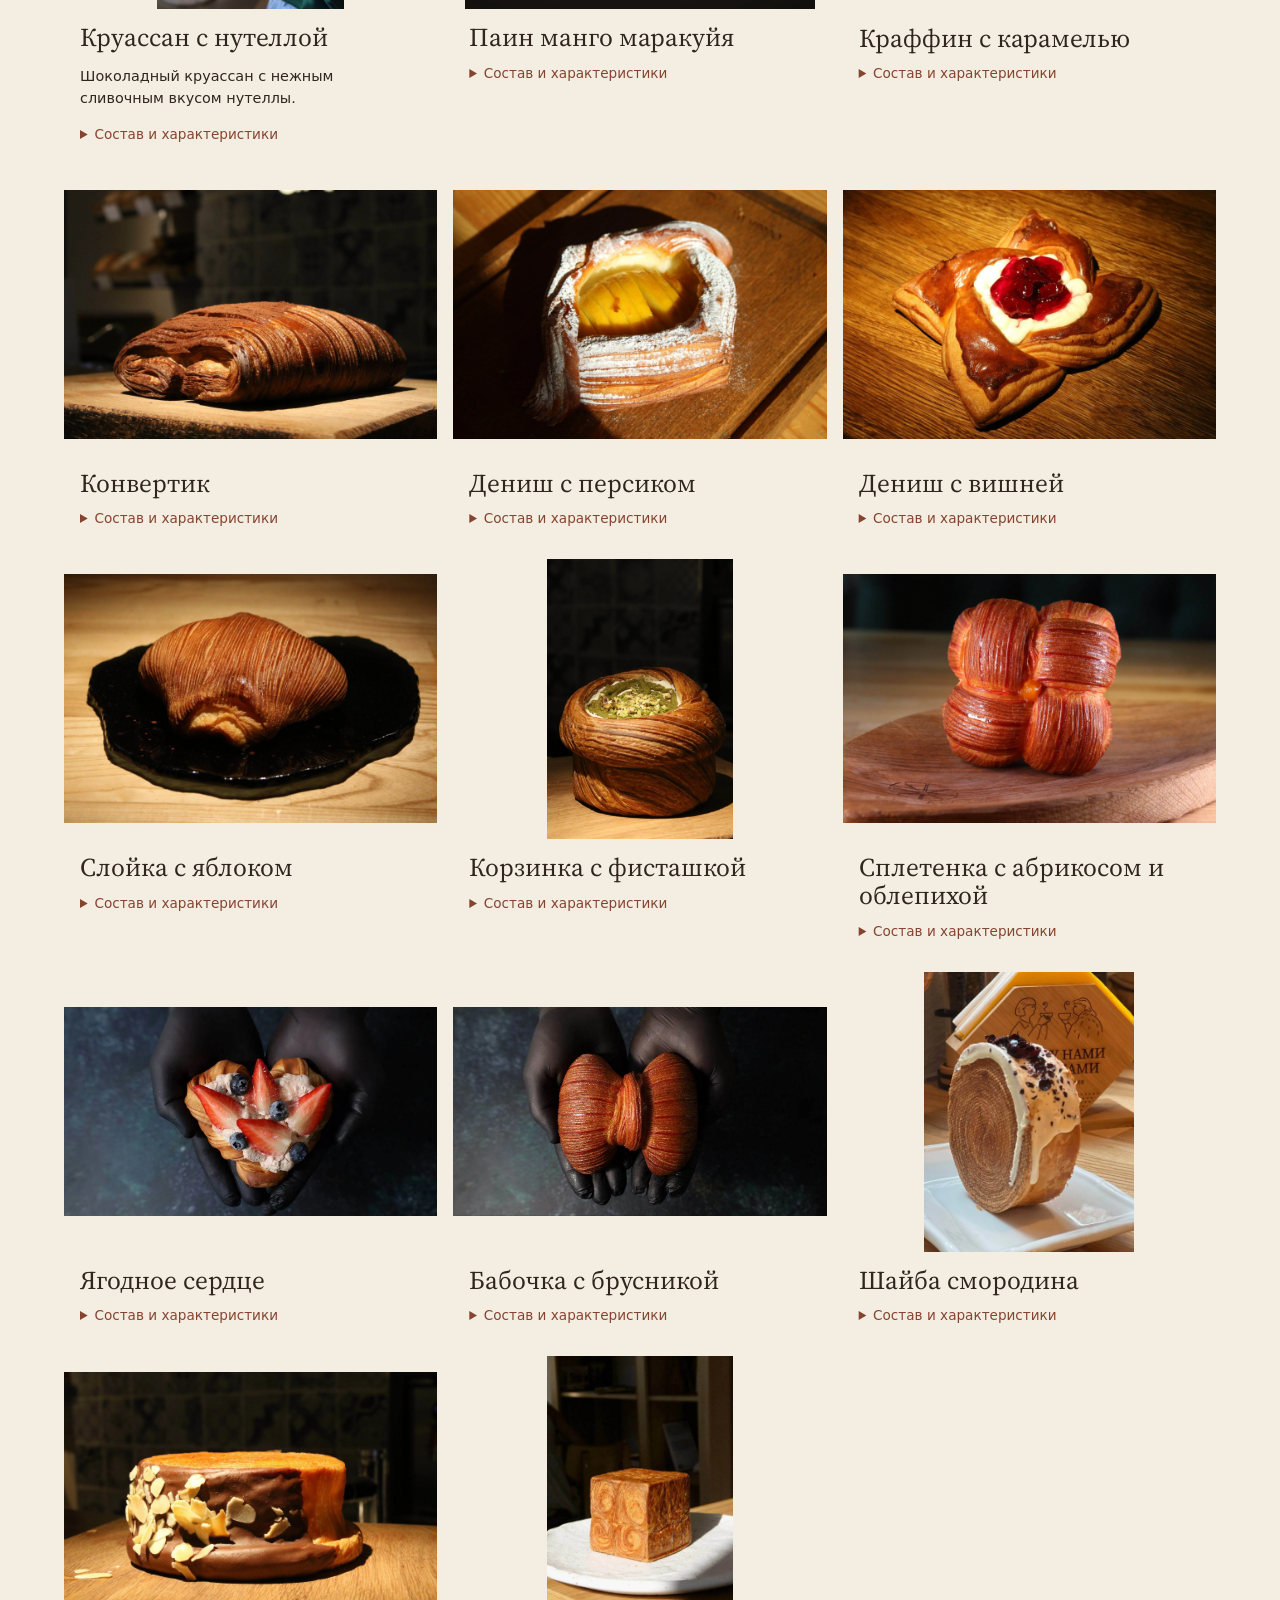
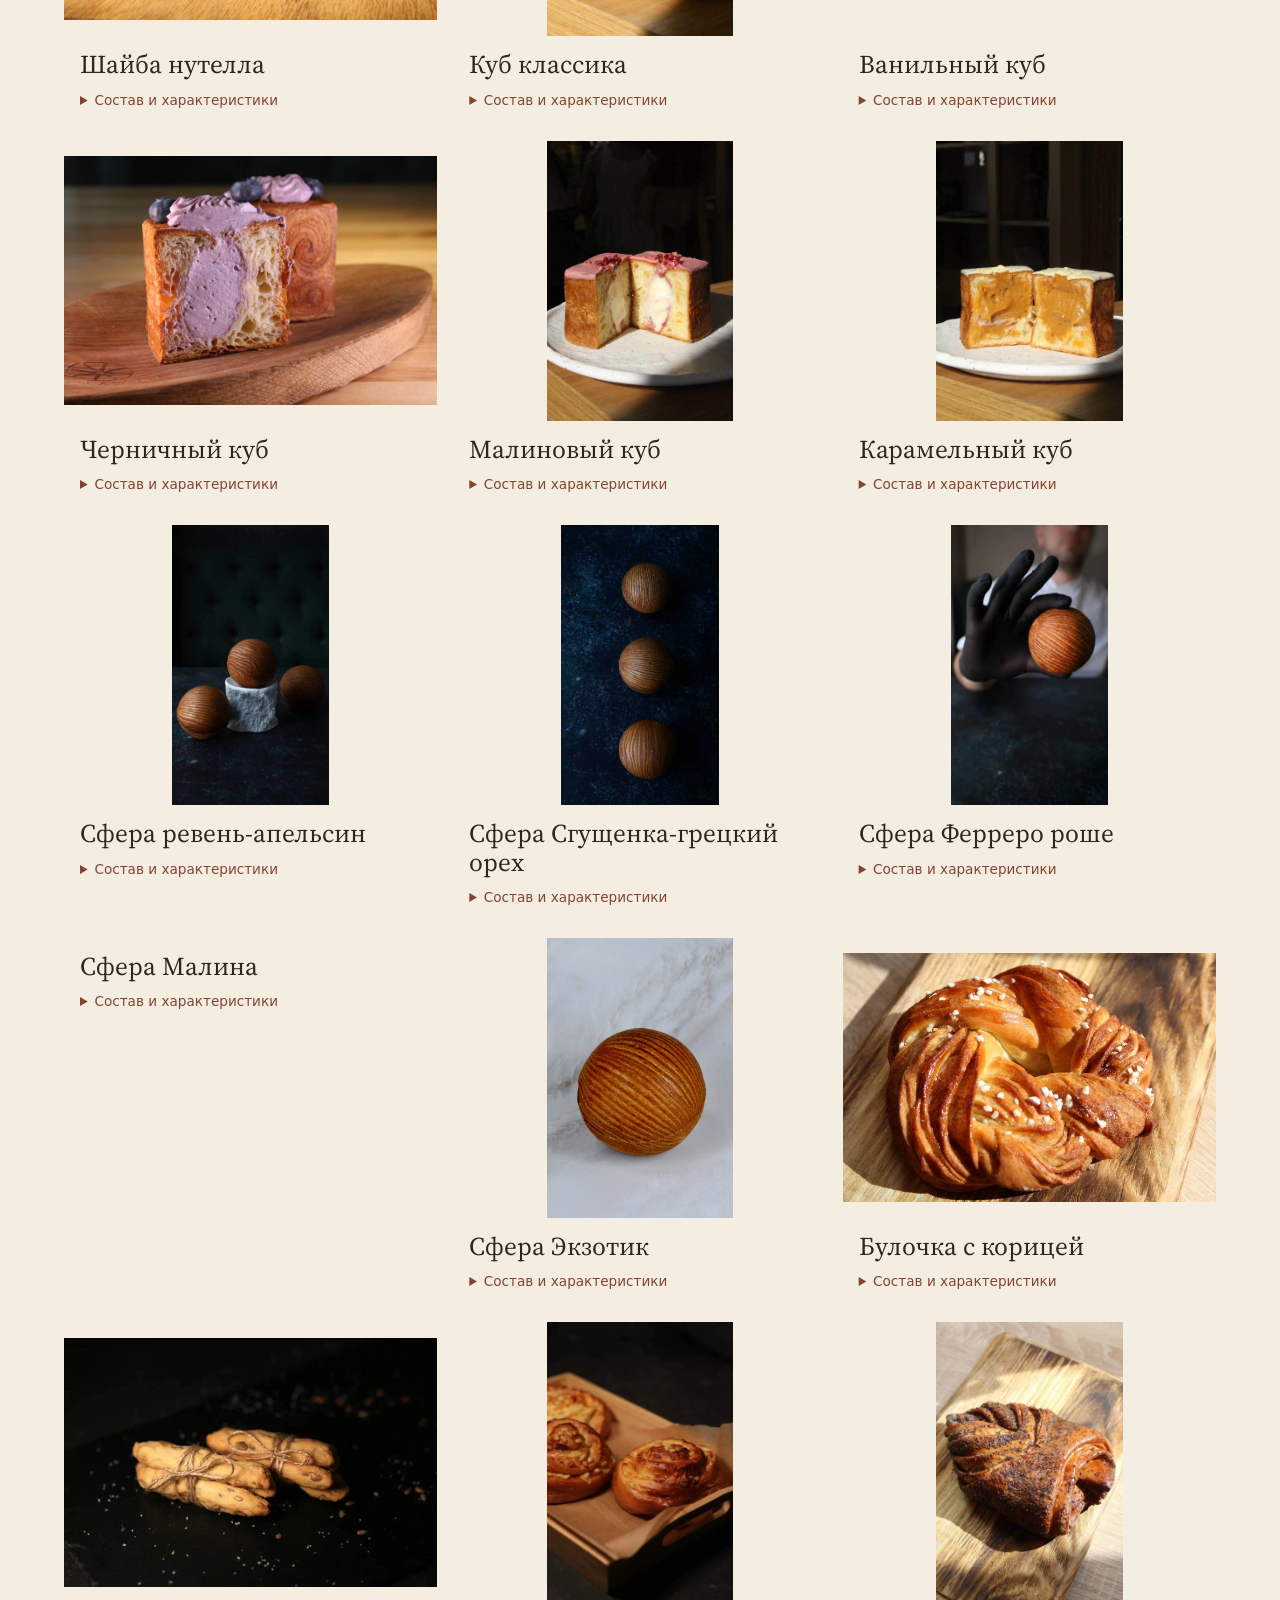
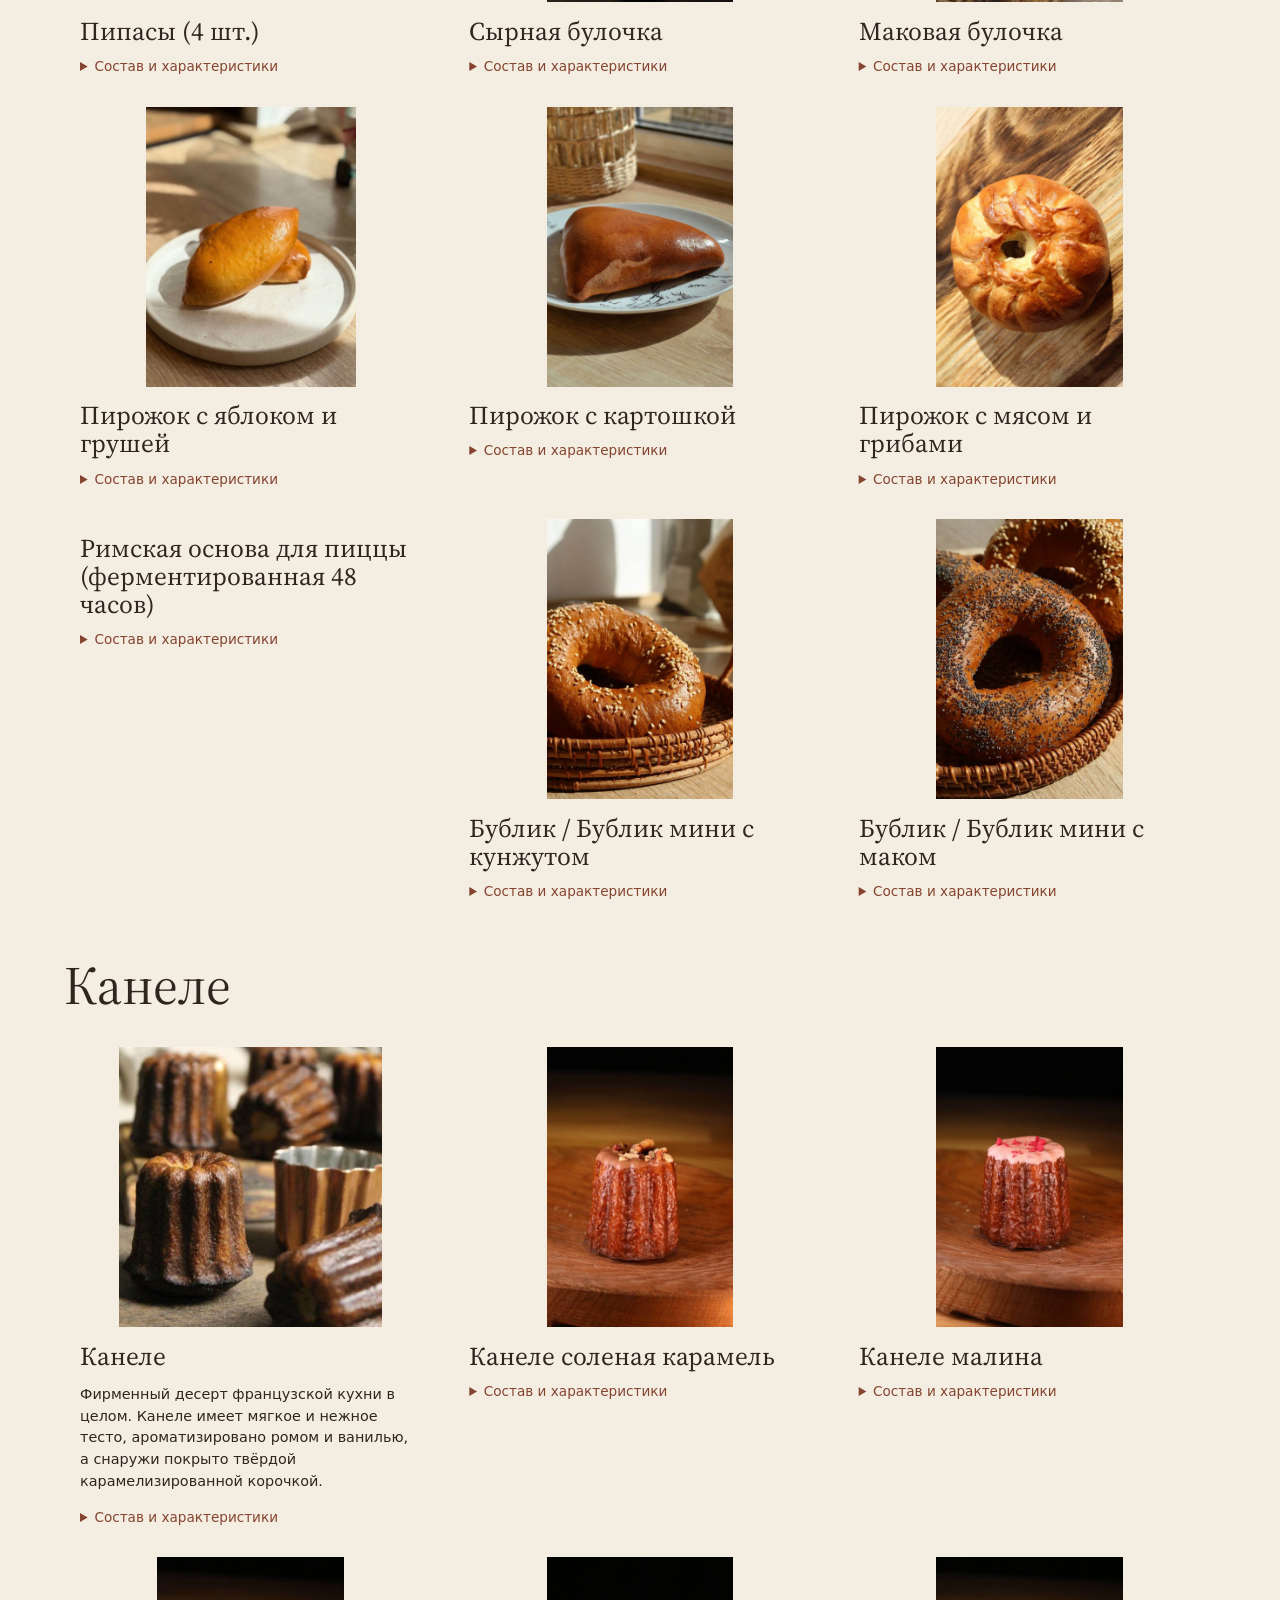
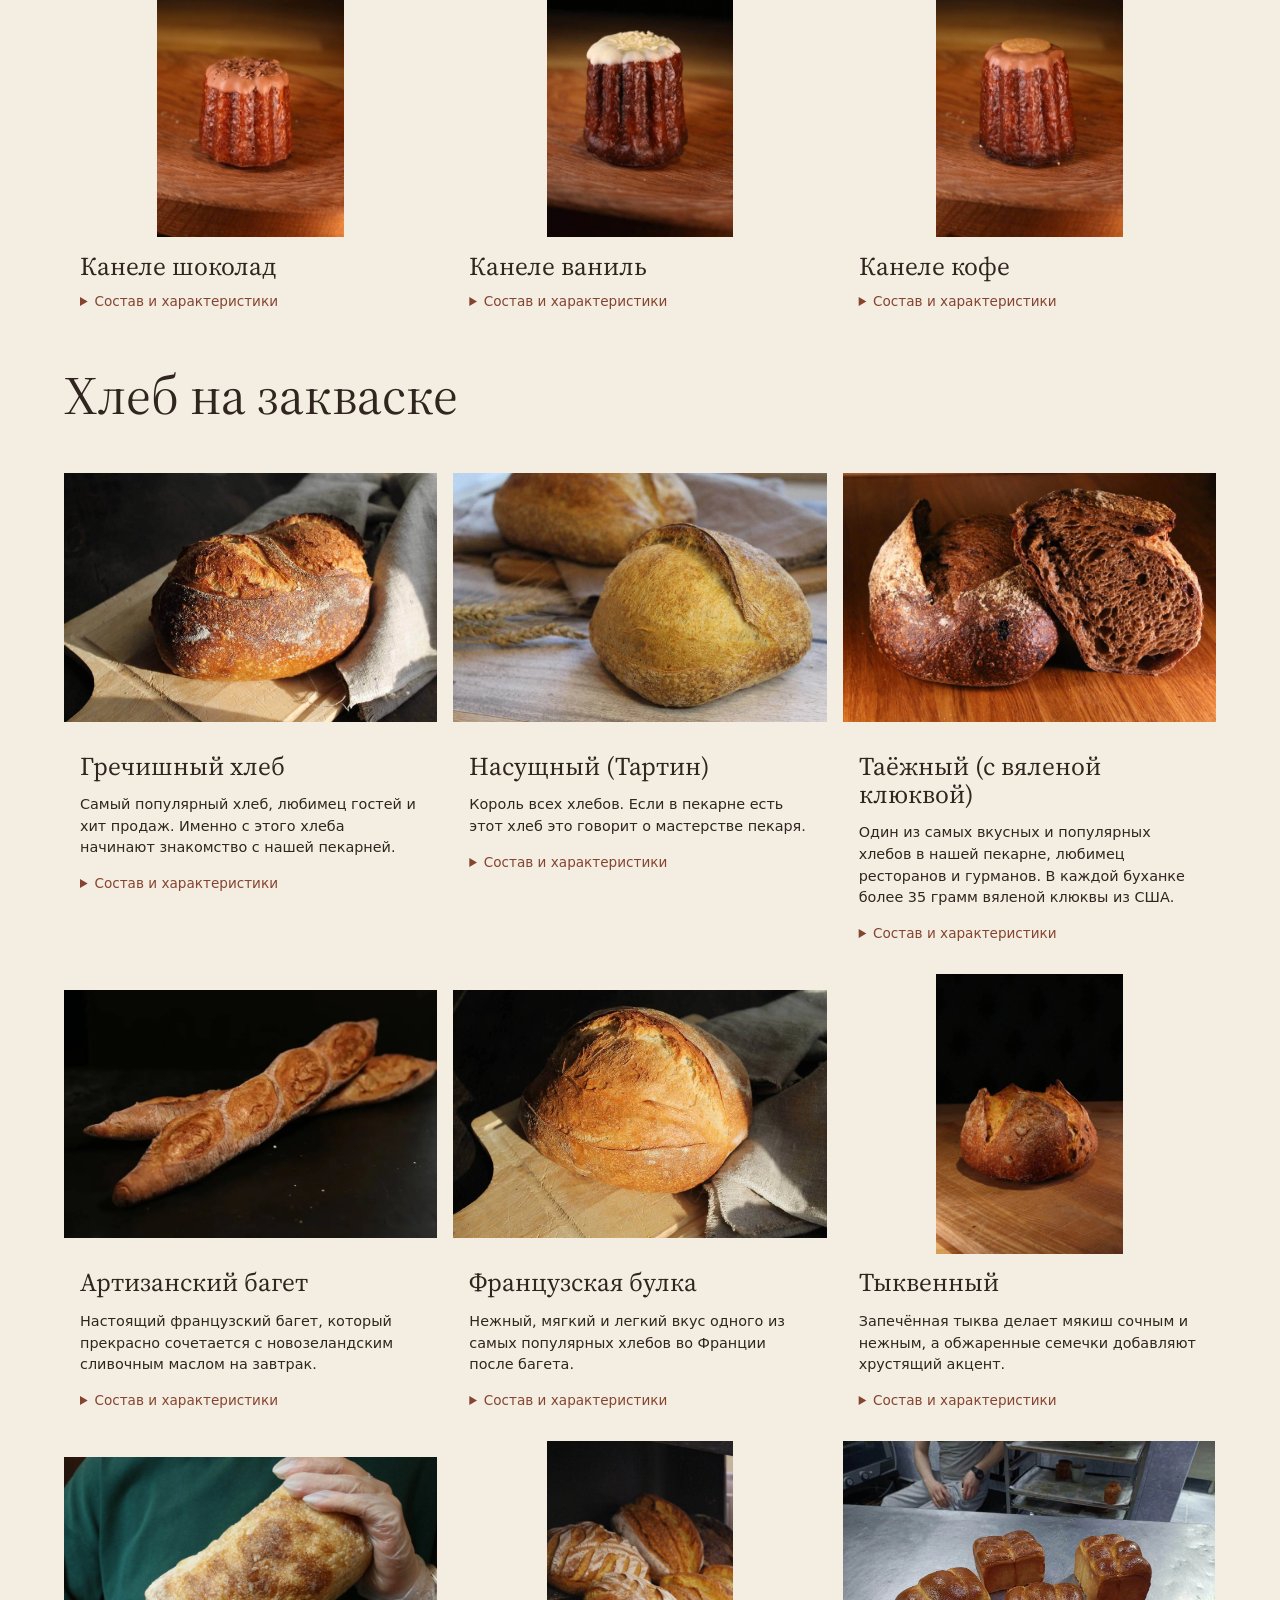
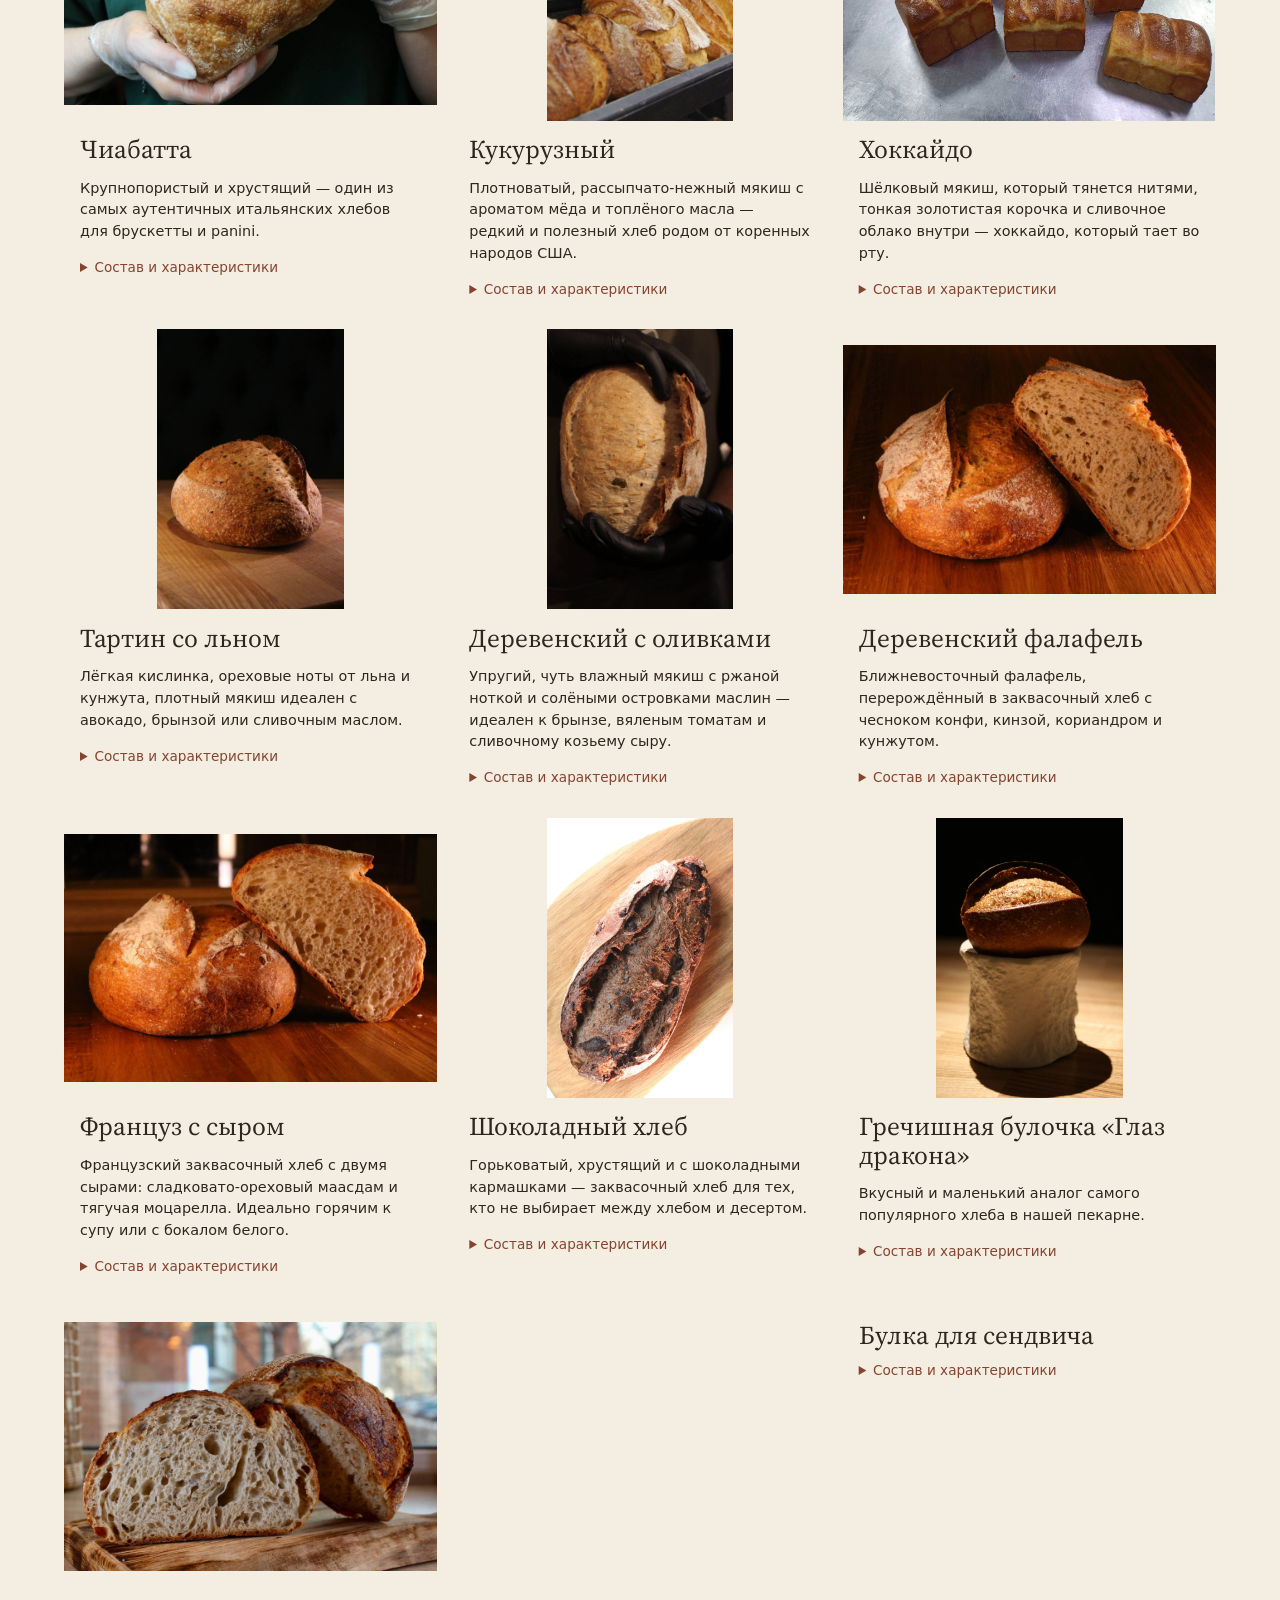
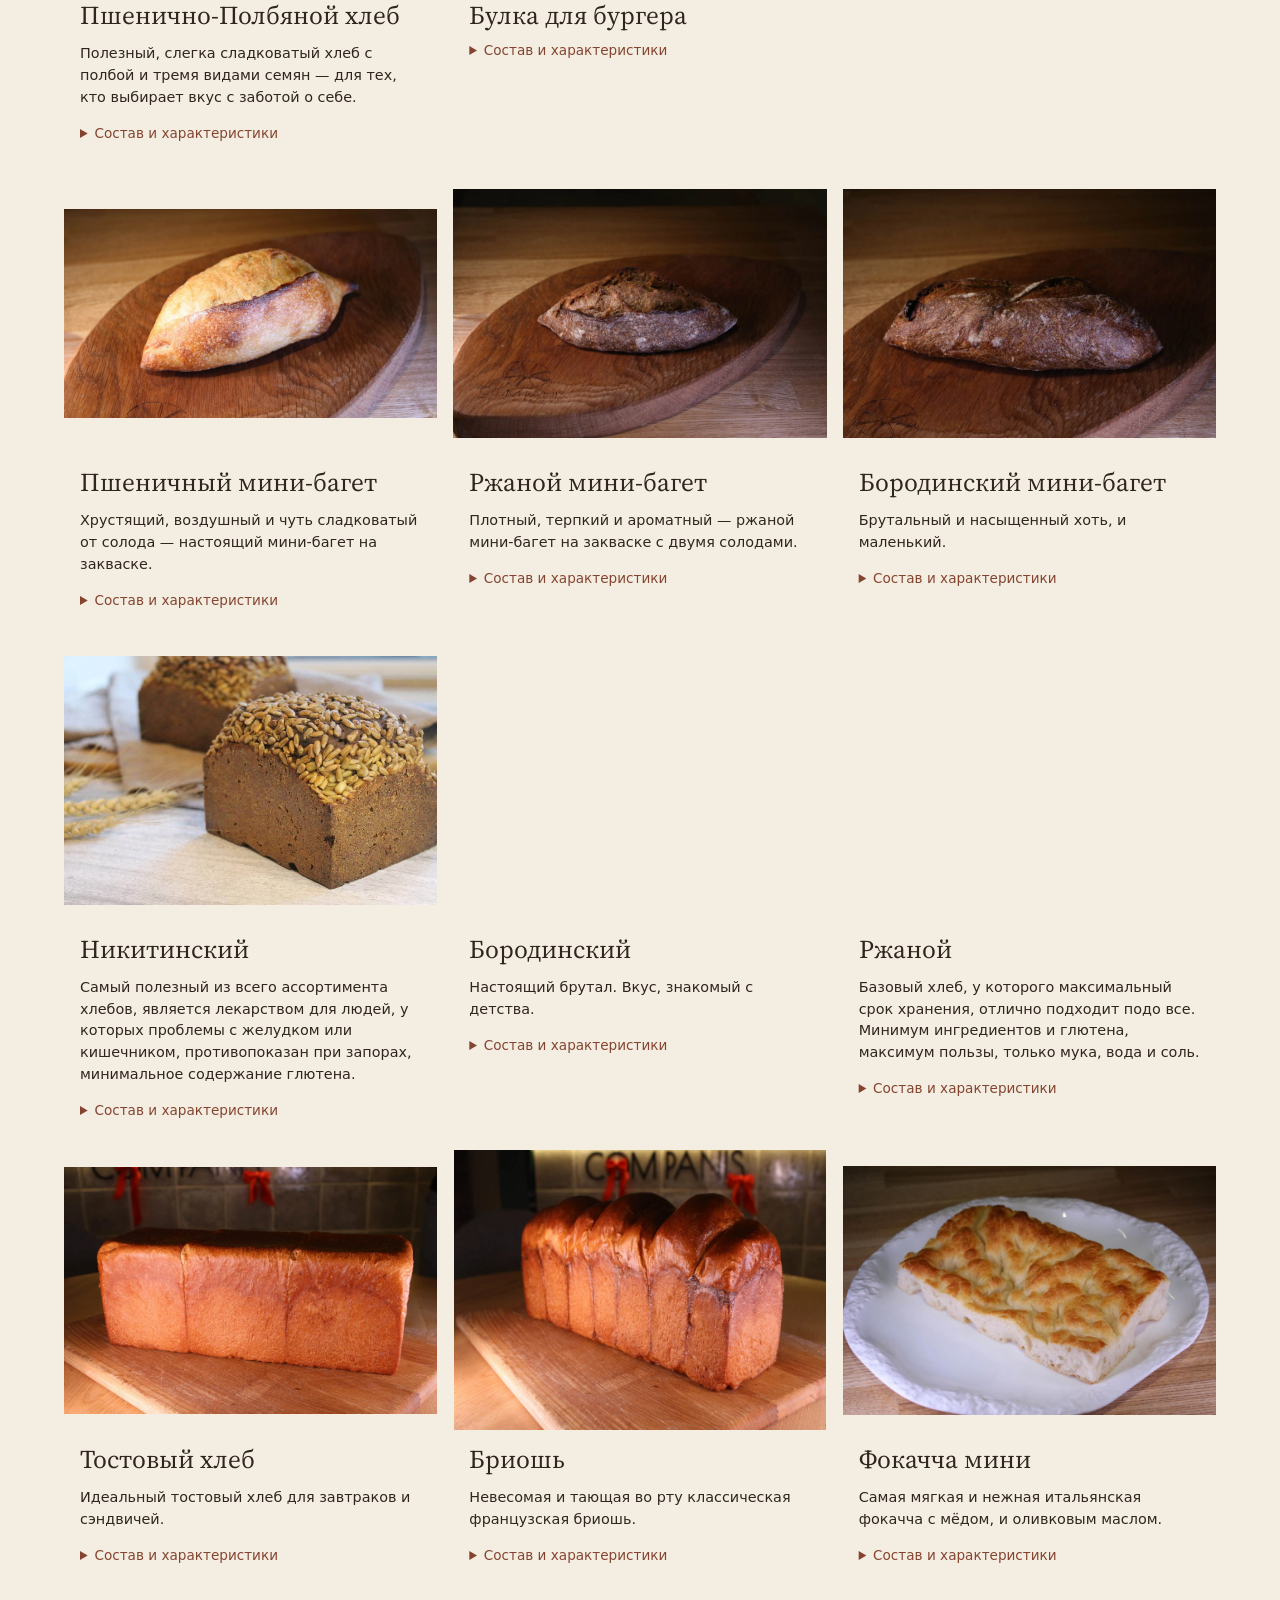
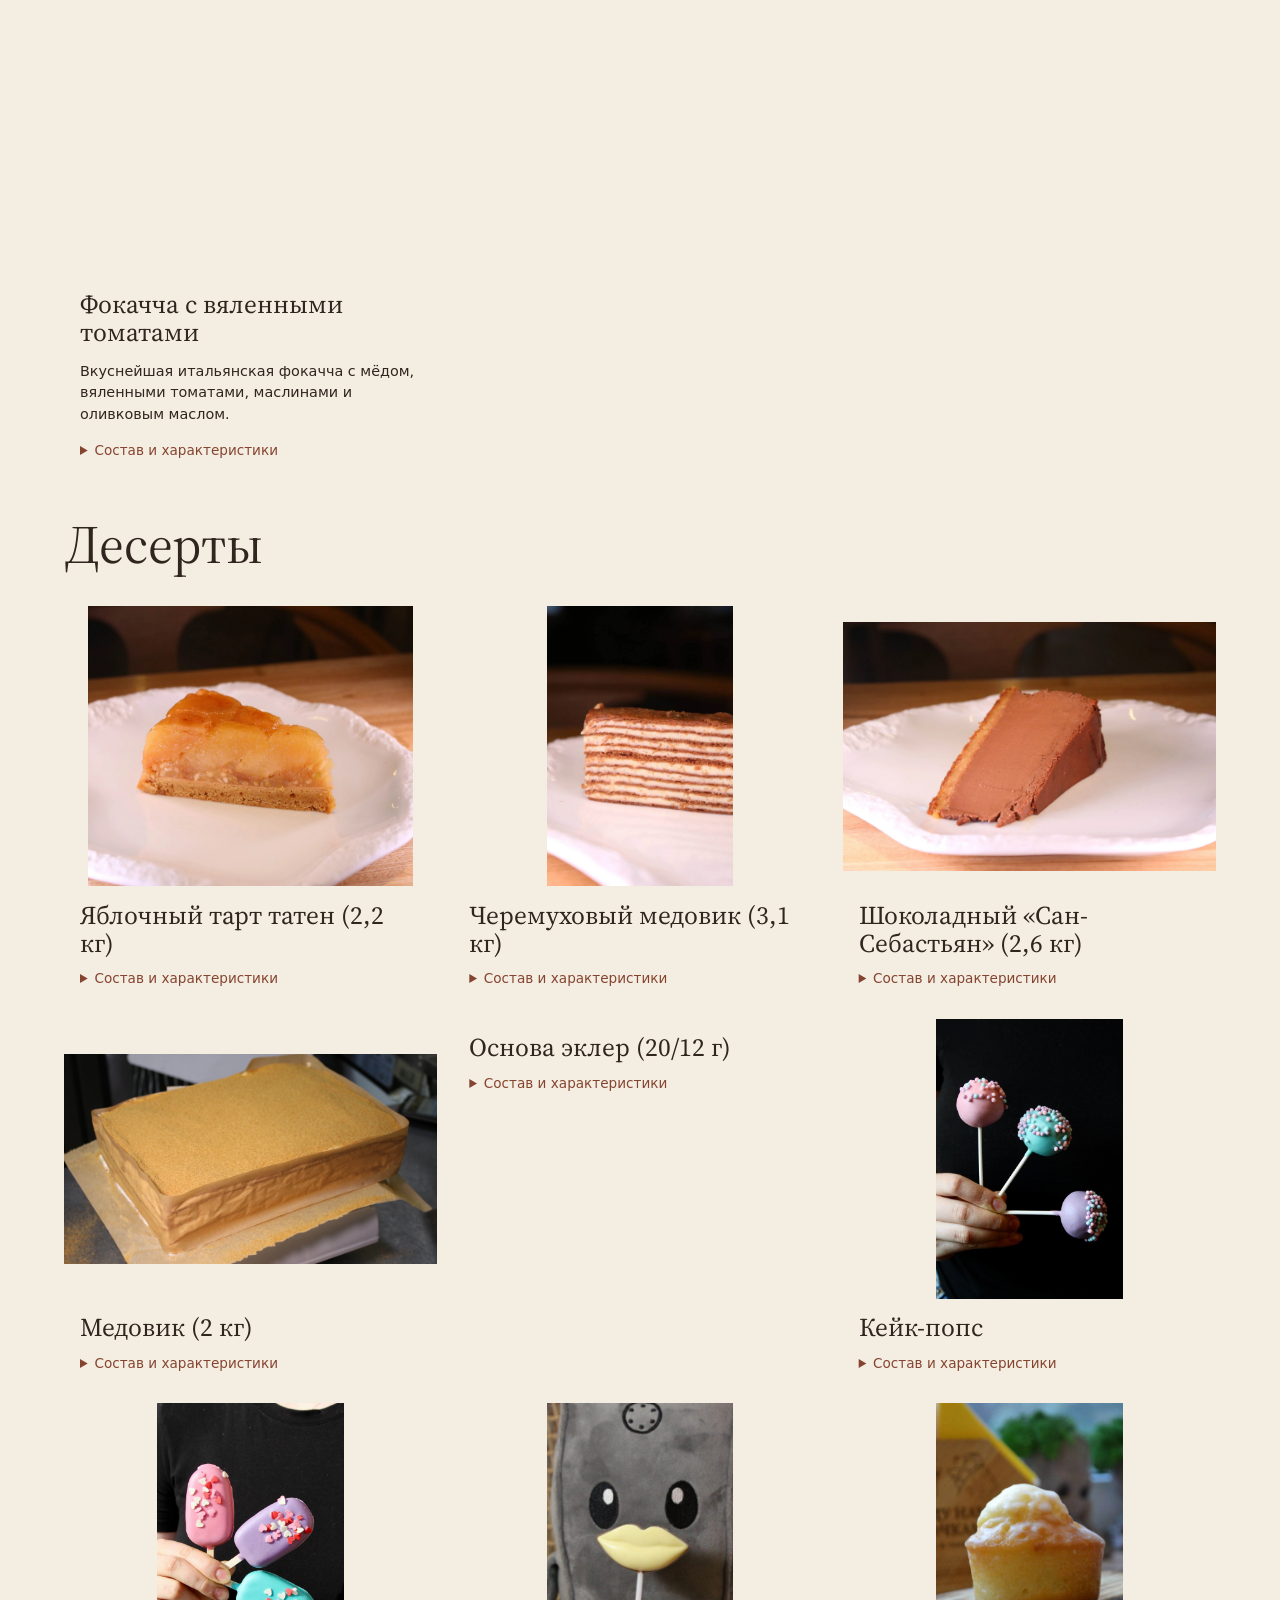
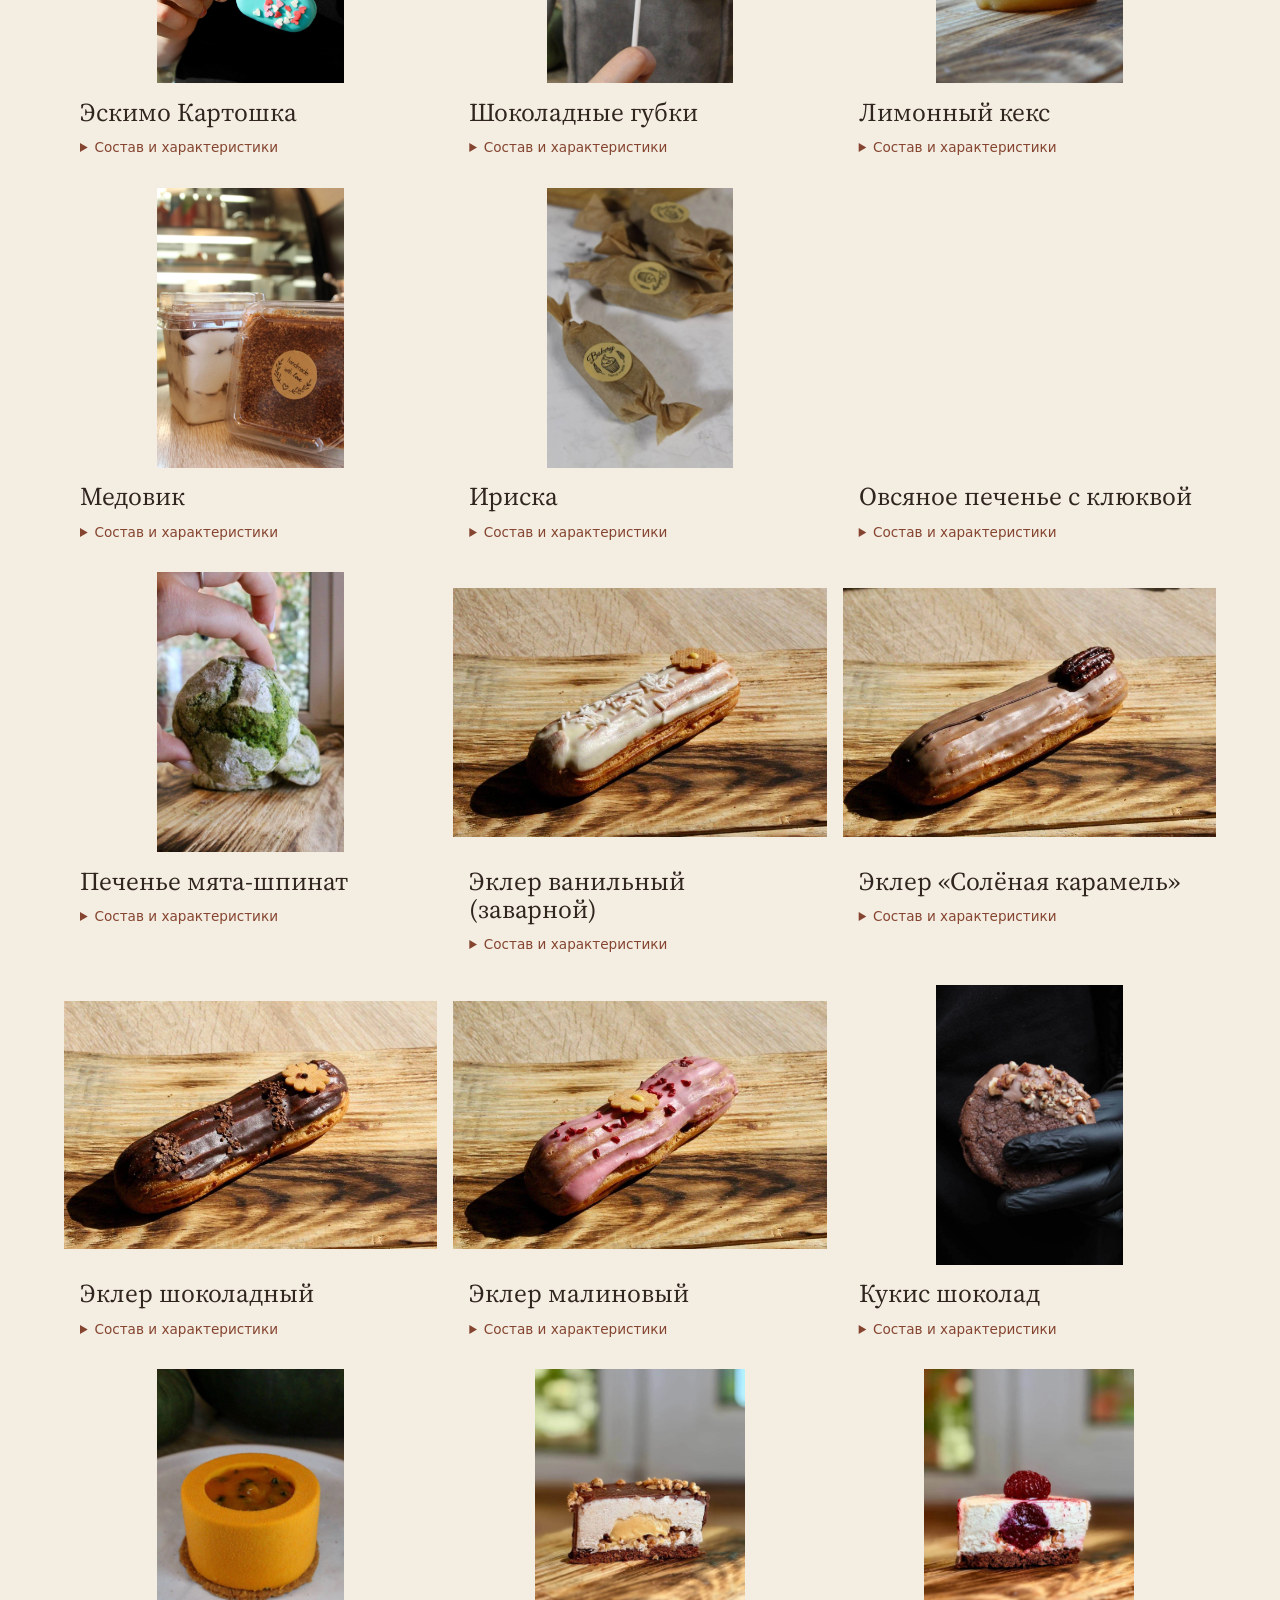
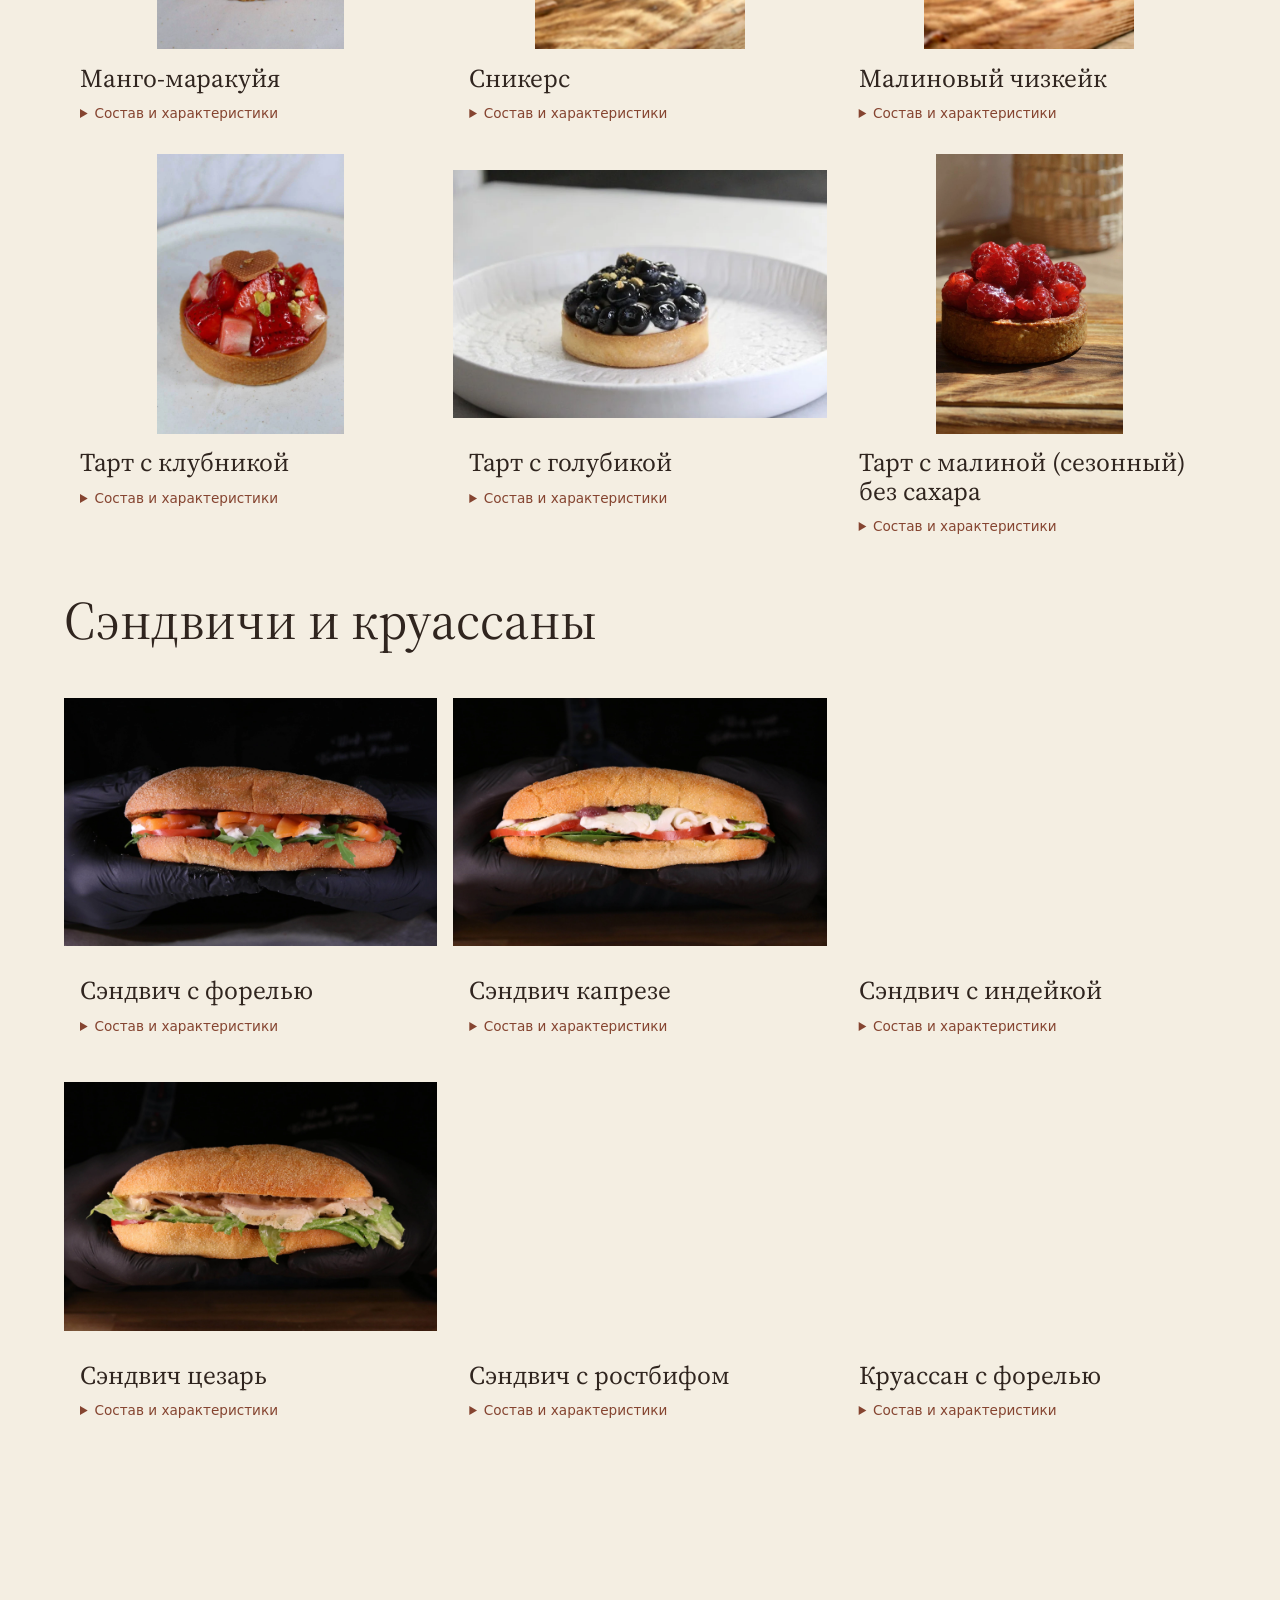
<file: wholesale.html>
<!doctype html>
<html lang="ru">
<head>
<meta charset="utf-8">
<meta name="viewport" content="width=device-width, initial-scale=1">
<meta name="theme-color" content="#f4eee2">
<title>Оптовый каталог · Между Нами Булочками</title>
<meta name="description" content="Хлеб на закваске, выпечка и десерты для кофеен, ресторанов и магазинов. Ассортимент, состав и условия хранения.">
<link rel="icon" href="muka/favicon.png" type="image/png">
<link rel="stylesheet" href="wholesale.css?v=photo-layout-3">
</head>
<body>
<header class="mast"><div class="wrap"><a class="brand" href="./">Между Нами<br>Булочками</a><nav aria-label="Разделы сайта"><a href="./#catalog">Розничный каталог</a><a href="./#wholesale">Партнёрство</a></nav></div></header>
<main>
<section class="hero" aria-labelledby="title">
<img src="muka/hero/dmitry-tartine-1536.webp" srcset="muka/hero/dmitry-tartine-840.webp 840w, muka/hero/dmitry-tartine-1536.webp 1536w" sizes="(max-width:760px) 100vw, 64vw" alt="Пекарь Дмитрий Никитин держит тартин" fetchpriority="high">
<div class="wrap"><p class="eyebrow">Для кофеен, ресторанов и магазинов</p><h1 id="title">Оптовый<br><em>каталог</em></h1><p>Ремесленный хлеб, выпечка и десерты из нашей пекарни в Мытищах.</p><a class="button" href="#assortment">Смотреть ассортимент ↓</a></div>
</section>
<div class="wrap catalogue" id="assortment">
<nav class="categories" aria-label="Категории каталога"><a href="#category-1">Слоёная выпечка и булочки</a><a href="#category-2">Канеле</a><a href="#category-3">Хлеб на закваске</a><a href="#category-4">Десерты</a><a href="#category-5">Сэндвичи и круассаны</a></nav>
<section class="category" id="category-1"><h2>Слоёная выпечка и булочки</h2><div class="grid"><article class="product"><img src="muka/catalog/giant-croissant.webp" alt="" loading="lazy" decoding="async"><div class="product-copy"><h3>Гигантский круассан</h3><details><summary>Состав и характеристики</summary><dl><dt>Состав</dt><dd>Сливочное масло 82,5%, пшеничная мука высшего сорта, яйцо куриное, соль, сахар, дрожжи хлебопекарные, инвертный сахар, молоко 3,2%, вода питьевая</dd><dt>Вес</dt><dd>1200 гр</dd><dt>Срок и условия хранения</dt><dd>18ч в сухом прохладном месте при температуре от 15 до 25 градусов</dd></dl></details></div></article><article class="product"><img src="muka/november/croissant.webp" alt="" loading="lazy" decoding="async"><div class="product-copy"><h3>Классический круассан</h3><p>Многослойный воздушный круассан с хрустящей маслянистой корочкой, обладает сдержанным вкусом, отлично дополняет любое блюдо, раскатан на новозеландском масле 82,5%</p><details><summary>Состав и характеристики</summary><dl><dt>Состав</dt><dd>Сливочное масло 82,5%, пшеничная мука высшего сорта, яйцо куриное, соль, сахар, дрожжи хлебопекарные, инвертный сахар, молоко 3,2%, вода питьевая</dd><dt>Вес</dt><dd>55 г</dd><dt>Срок и условия хранения</dt><dd>18ч в сухом прохладном месте при температуре от 15 до 25 градусов</dd></dl></details></div></article><article class="product"><img src="muka/catalog/05-2.webp" alt="" loading="lazy" decoding="async"><div class="product-copy"><h3>Миндальный круассан</h3><p>Самая популярная позиция с добавлением миндального марципана и вкусом кубинского темного рома.</p><details><summary>Состав и характеристики</summary><dl><dt>Состав</dt><dd>Сливочное масло 82,5%, пшеничная мука высший сорт, яйцо куриное, соль, сахар, дрожжи хлебопекарные, инвертный сахар, молоко 3,2%, вода питьевая, лепестки миндаля, сахарная пудра, миндальная мука, темный ром</dd><dt>Вес</dt><dd>120 г</dd><dt>Срок и условия хранения</dt><dd>24 ч в сухом прохладном месте при температуре от 15 до 25 градусов</dd></dl></details></div></article><article class="product"><img src="muka/catalog/05-3.webp" alt="" loading="lazy" decoding="async"><div class="product-copy"><h3>Круассан с нутеллой</h3><p>Шоколадный круассан с нежным сливочным вкусом нутеллы.</p><details><summary>Состав и характеристики</summary><dl><dt>Состав</dt><dd>Сливочное масло 82,5%, пшеничная мука высшего сорта, яйцо куриное, соль, сахар, дрожжи хлебопекарные, инвертный сахар, молоко 3,2%, вода питьевая, нутелла, какао порошок</dd><dt>Вес</dt><dd>95 г</dd><dt>Срок и условия хранения</dt><dd>24ч в сухом прохладном месте при температуре от 15 до 25 градусов</dd></dl></details></div></article><article class="product"><img src="muka/catalog/crust-06-1.webp" alt="" loading="lazy" decoding="async"><div class="product-copy"><h3>Паин манго маракуйя</h3><details><summary>Состав и характеристики</summary><dl><dt>Состав</dt><dd>Мука в/с, масло сливочное 82,5%, яица куриные, дрожжи, сахар, молоко 3,2%, соль, вода, сахар инвертный, шоколад белый Edelweiss, сливки 33%, желатин, ванильная паста, пюре манго, пюре маракуйя, сироп глюкозы, лимонная кислота, пектин</dd><dt>Вес</dt><dd>120 г</dd><dt>Срок и условия хранения</dt><dd>18ч в сухом прохладном месте при температуре от 15 до 25 градусов</dd></dl></details></div></article><article class="product"><img src="muka/catalog/06-2.webp" alt="" loading="lazy" decoding="async"><div class="product-copy"><h3>Краффин с карамелью</h3><details><summary>Состав и характеристики</summary><dl><dt>Состав</dt><dd>Сливочное масло 82,5%, пшеничная мука высшего сорта, яйцо куриное, соль, сахар, дрожжи хлебопекарные, инвертный сахар, молоко 3,2%, вода питьевая, сливки, глюкоза, какао масло, сахарный сироп</dd><dt>Вес</dt><dd>130 г</dd><dt>Срок и условия хранения</dt><dd>24ч в сухом прохладном месте при температуре от 15 до 25 градусов</dd></dl></details></div></article><article class="product"><img src="muka/catalog/06-3.webp" alt="" loading="lazy" decoding="async"><div class="product-copy"><h3>Конвертик</h3><details><summary>Состав и характеристики</summary><dl><dt>Состав</dt><dd>Сливочное масло 82,5%, пшеничная мука высшего сорта, яйцо куриное, соль, сахар, дрожжи хлебопекарные, инвертный сахар, молоко 3,2%, вода питьевая, заварной крем, горький шоколад шоколад, какао</dd><dt>Вес</dt><dd>110 г</dd><dt>Срок и условия хранения</dt><dd>24ч в сухом прохладном месте при температуре от 15 до 25 градусов</dd></dl></details></div></article><article class="product"><img src="muka/catalog/07-1.webp" alt="" loading="lazy" decoding="async"><div class="product-copy"><h3>Дениш с персиком</h3><details><summary>Состав и характеристики</summary><dl><dt>Состав</dt><dd>Сливочное масло 82,5%, пшеничная мука высший сорт, яйцо куриное, соль, сахар, дрожжи хлебопекарные, инвертный сахар, молоко 3,2%, вода питьевая, персик консервированный</dd><dt>Вес</dt><dd>130 г</dd><dt>Срок и условия хранения</dt><dd>24ч в сухом прохладном месте при температуре от 15 до 25 градусов</dd></dl></details></div></article><article class="product"><img src="muka/catalog/07-2.webp" alt="" loading="lazy" decoding="async"><div class="product-copy"><h3>Дениш с вишней</h3><details><summary>Состав и характеристики</summary><dl><dt>Состав</dt><dd>Сливочное масло 82,5%, пшеничная мука высший сорт, яйцо куриное, соль, сахар, дрожжи хлебопекарные, инвертный сахар, молоко 3,2%, вода питьевая, вишня с/з</dd><dt>Вес</dt><dd>140 г</dd><dt>Срок и условия хранения</dt><dd>18 ч в сухом прохладном месте при температуре от 15 до 25 градусов</dd></dl></details></div></article><article class="product"><img src="muka/catalog/07-3.webp" alt="" loading="lazy" decoding="async"><div class="product-copy"><h3>Слойка с яблоком</h3><details><summary>Состав и характеристики</summary><dl><dt>Состав</dt><dd>Сливочное масло 82,5%, пшеничная мука высшего сорта, яйцо куриное, соль, сахар, дрожжи хлебопекарные, инвертный сахар, молоко 3,2%, вода питьевая. яблоки красные, яблоки зеленые, фреш лимон, корица молотая, шоколад белый, сливки 33%,</dd><dt>Вес</dt><dd>125 г</dd><dt>Срок и условия хранения</dt><dd>18 ч в сухом прохладном месте при температуре от 15 до 25 градусов</dd></dl></details></div></article><article class="product"><img src="muka/catalog/08-1.webp" alt="" loading="lazy" decoding="async"><div class="product-copy"><h3>Корзинка с фисташкой</h3><details><summary>Состав и характеристики</summary><dl><dt>Состав</dt><dd>Сливочное масло 82,5%, пшеничная мука высшего сорта, яйцо куриное, соль, сахар, дрожжи хлебопекарные, инвертный сахар, молоко 3,2%, вода питьевая, фисташка орех, творожный сыр, белый шоколад, экстракт ванили, сливки 33%, какао, миндальная мука, сахарный сироп</dd><dt>Вес</dt><dd>105 г</dd><dt>Срок и условия хранения</dt><dd>24ч в сухом прохладном месте при температуре от 15 до 25 градусов</dd></dl></details></div></article><article class="product"><img src="muka/catalog/08-2.webp" alt="" loading="lazy" decoding="async"><div class="product-copy"><h3>Сплетенка с абрикосом и облепихой</h3><details><summary>Состав и характеристики</summary><dl><dt>Состав</dt><dd>Сливочное масло 82,5%, пшеничная мука высшего сорта, яйцо куриное, соль, сахар, дрожжи хлебопекарные, инвертный сахар, молоко 3,2%, вода питьевая, марципан (мука миндальная, сахарная пудра, яйцо куриное), абрикос, пюре облепиха, сыр креметте, ваниль, сливки 33%, шоколад белый, желатин</dd><dt>Вес</dt><dd>100 г</dd><dt>Срок и условия хранения</dt><dd>18 ч в сухом прохладном месте при температуре от 15 до 25 градусов</dd></dl></details></div></article><article class="product"><img src="muka/catalog/08-3.webp" alt="" loading="lazy" decoding="async"><div class="product-copy"><h3>Ягодное сердце</h3><details><summary>Состав и характеристики</summary><dl><dt>Состав</dt><dd>Сливочное масло 82,5%, пшеничная мука высшего сорта, яйцо куриное, соль, сахар, дрожжи хлебопекарные, инвертный сахар, молоко 3,2%, вода питьевая. Сахар песок, молко 3.2%, Сыр творожный Креметте, Ванильная эссенция, сливки 33%, шоколад белый, желатин, клубника свежая, голубика свежая</dd><dt>Вес</dt><dd>95 г</dd><dt>Срок и условия хранения</dt><dd>18 ч в сухом прохладном месте при температуре от 15 до 25 градусов</dd></dl></details></div></article><article class="product"><img src="muka/catalog/09-1.webp" alt="" loading="lazy" decoding="async"><div class="product-copy"><h3>Бабочка с брусникой</h3><details><summary>Состав и характеристики</summary><dl><dt>Состав</dt><dd>Сливочное масло 82,5%, пшеничная мука высшего сорта, яйцо куриное, соль, сахар, дрожжи хлебопекарные, инвертный сахар, молоко 3,2%, вода питьевая, красный краситель. Пюре брусника, пюре малина, пюре клубника, пектин, сахар песок, сливки 33% шоколад белый, желатин, сахар песок вода питьевая.</dd><dt>Вес</dt><dd>110 г</dd><dt>Срок и условия хранения</dt><dd>18 ч в сухом прохладном месте при температуре от 15 до 25 градусов</dd></dl></details></div></article><article class="product"><img src="muka/catalog/09-2.webp" alt="" loading="lazy" decoding="async"><div class="product-copy"><h3>Шайба смородина</h3><details><summary>Состав и характеристики</summary><dl><dt>Состав</dt><dd>Сливочное масло 82,5%, пшеничная мука высшего сорта, яйцо куриное, соль, сахар, дрожжи хлебопекарные, инвертный сахар, молоко 3,2%, вода питьевая, пюре черной смородины, белый шоколад, сублимированная ч. смородина, сливки, желатин, ванильная паста</dd><dt>Вес</dt><dd>90 г</dd><dt>Срок и условия хранения</dt><dd>18 ч в сухом прохладном месте при температуре от 15 до 25 градусов</dd></dl></details></div></article><article class="product"><img src="muka/catalog/09-3.webp" alt="" loading="lazy" decoding="async"><div class="product-copy"><h3>Шайба нутелла</h3><details><summary>Состав и характеристики</summary><dl><dt>Состав</dt><dd>Сливочное масло 82,5%, пшеничная мука высшего сорта, яйцо куриное, соль, сахар, дрожжи хлебопекарные, инвертный сахар, молоко 3,2%, вода питьевая, нутелла, миндаль, шоколад темный</dd><dt>Вес</dt><dd>90 г</dd><dt>Срок и условия хранения</dt><dd>18 ч в сухом прохладном месте при температуре от 15 до 25 градусов</dd></dl></details></div></article><article class="product"><img src="muka/catalog/10-1.webp" alt="" loading="lazy" decoding="async"><div class="product-copy"><h3>Куб классика</h3><details><summary>Состав и характеристики</summary><dl><dt>Состав</dt><dd>Пшеничная мука в/с, масло сливочное 82.5%, желтки яичные свежие, сахар, соль, молоко 3.2%, инвертный сахар, дрожжи живые</dd><dt>Вес</dt><dd>45 г</dd><dt>Срок и условия хранения</dt><dd>18 ч в сухом прохладном месте при температуре от 15 до 25 градусов</dd></dl></details></div></article><article class="product"><img src="muka/catalog/10-2.webp" alt="" loading="lazy" decoding="async"><div class="product-copy"><h3>Ванильный куб</h3><details><summary>Состав и характеристики</summary><dl><dt>Состав</dt><dd>Сливки свежие 35%, шоколад белый Италия, желатин натуральный листовой, ваниль, сахарная пудра, сливочное масло 82,5%, пшеничная мука высший сорт, яйцо куриное, соль, сахар, дрожжи хлебопекарные, инвертный сахар, молоко 3,2%, вода питьевая</dd><dt>Вес</dt><dd>80 г</dd><dt>Срок и условия хранения</dt><dd>18 ч в сухом прохладном месте при температуре от 15 до 25 градусов</dd></dl></details></div></article><article class="product"><img src="muka/catalog/10-3.webp" alt="" loading="lazy" decoding="async"><div class="product-copy"><h3>Черничный куб</h3><details><summary>Состав и характеристики</summary><dl><dt>Состав</dt><dd>Сливочное масло 82,5%, пшеничная мука высшего сорта, яйцо куриное, соль, сахар, дрожжи хлебопекарные, инвертный сахар, молоко 3,2%, вода питьевая, шоколад белый, сливки 33%, глюкоза, пюре черника, сыр креметте, голубика свежая</dd><dt>Вес</dt><dd>80 г</dd><dt>Срок и условия хранения</dt><dd>18 ч в сухом прохладном месте при температуре от 15 до 25 градусов</dd></dl></details></div></article><article class="product"><img src="muka/catalog/11-1.webp" alt="" loading="lazy" decoding="async"><div class="product-copy"><h3>Малиновый куб</h3><details><summary>Состав и характеристики</summary><dl><dt>Состав</dt><dd>Сливки свежие 35%, шоколад белый италия, желатин натуральный листовой, ваниль, натуральное малиновое пюре, краситель пищевой красный жирорастворимый, малина сублимированная ,сливочное масло 82,5%, пшеничная мука высший сорт, яйцо куриное, соль, сахар, дрожжи хлебопекарные, инвертный сахар, молоко 3,2%, вода питьевая</dd><dt>Вес</dt><dd>80 г</dd><dt>Срок и условия хранения</dt><dd>18 ч в сухом прохладном месте при температуре от 15 до 25 градусов</dd></dl></details></div></article><article class="product"><img src="muka/catalog/11-2.webp" alt="" loading="lazy" decoding="async"><div class="product-copy"><h3>Карамельный куб</h3><details><summary>Состав и характеристики</summary><dl><dt>Состав</dt><dd>Сливки свежие 35%, шоколад белый италия, желатин натуральный листовой, сахар, ваниль, сахарная пудра, сливочное масло 82,5%, пшеничная мука высший сорт, яйцо куриное, соль, сахар, дрожжи хлебопекарные, инвертный сахар, молоко 3,2%, вода питьевая</dd><dt>Вес</dt><dd>80 г</dd><dt>Срок и условия хранения</dt><dd>18 ч в сухом прохладном месте при температуре от 15 до 25 градусов</dd></dl></details></div></article><article class="product"><img src="muka/catalog/12-1.webp" alt="" loading="lazy" decoding="async"><div class="product-copy"><h3>Сфера ревень-апельсин</h3><details><summary>Состав и характеристики</summary><dl><dt>Состав</dt><dd>Фреш из апепльсина, сироп ревень, пюре маракуйя, белый шоколад, желатин, масло какао, сливочное масло 82,5%, пшеничная мука высший сорт, яйцо куриное, соль, сахар, дрожжи хлебопекарные, инвертный сахар, молоко 3,2%, вода питьевая</dd><dt>Вес</dt><dd>65 г</dd></dl></details></div></article><article class="product"><img src="muka/catalog/12-2.webp" alt="" loading="lazy" decoding="async"><div class="product-copy"><h3>Сфера Сгущенка-грецкий орех</h3><details><summary>Состав и характеристики</summary><dl><dt>Состав</dt><dd>Сливочное масло 82,5%, пшеничная мука высшего сорта, яйцо куриное, соль, сахар, дрожжи хлебопекарные, инвертный сахар, молоко 3,2%, вода питьевая, молоко сгущеное вареное, грецкий орех цельный.</dd><dt>Вес</dt><dd>80 г</dd></dl></details></div></article><article class="product"><img src="muka/catalog/12-3.webp" alt="" loading="lazy" decoding="async"><div class="product-copy"><h3>Сфера Ферреро роше</h3><details><summary>Состав и характеристики</summary><dl><dt>Состав</dt><dd>Сливочное масло 82,5%, пшеничная мука высшего сорта, яйцо куриное, соль, сахар, дрожжи хлебопекарные, инвертный сахар, молоко 3,2%, вода питьевая, сыр маскарпоне, сахарная пудра, какао Барри, сливки 33%, миндальные лепестки, орех фундук, вафельная крошка, паста нуттела.</dd><dt>Вес</dt><dd>70 г</dd></dl></details></div></article><article class="product"><div class="product-copy"><h3>Сфера Малина</h3><details><summary>Состав и характеристики</summary><dl><dt>Состав</dt><dd>Сливочное масло 82,5%, пшеничная мука высшего сорта, яйцо куриное, соль, сахар, дрожжи хлебопекарные, инвертный сахар, молоко 3,2%, вода питьевая. Творожный крем: молоко 3.2%, сахар, сливки 33%, сыр творожный Креметте, желатин, шоколад белый, ванильная эссенция. Джем малина: сахар, лимонная кислота, сироп глюкозы, пюре малины, пектин.</dd><dt>Вес</dt><dd>65 г</dd></dl></details></div></article><article class="product"><img src="muka/product/147.webp" alt="" loading="lazy" decoding="async"><div class="product-copy"><h3>Сфера Экзотик</h3><details><summary>Состав и характеристики</summary><dl><dt>Состав</dt><dd>Сливочное масло 82,5%, пшеничная мука высшего сорта, яйцо куриное, соль, сахар, дрожжи хлебопекарные, инвертный сахар, молоко 3,2%, вода питьевая, лимонная кислота, пюре ананаса, пюре каламанси, пектин, желатин, пюре кокоса, белый шоколад, желатин, сливки 33%, цедра лайма.</dd><dt>Вес</dt><dd>85 г</dd></dl></details></div></article><article class="product"><img src="muka/catalog/13-1.webp" alt="" loading="lazy" decoding="async"><div class="product-copy"><h3>Булочка с корицей</h3><details><summary>Состав и характеристики</summary><dl><dt>Состав</dt><dd>мука, сливочное масло, яйцо, сахар, соль, дрожжи, корица, сахар.</dd><dt>Вес</dt><dd>100 г</dd><dt>Срок и условия хранения</dt><dd>36ч в сухом месте при температуре от 18 до 25 градусов</dd></dl></details></div></article><article class="product"><img src="muka/catalog/13-2.webp" alt="" loading="lazy" decoding="async"><div class="product-copy"><h3>Пипасы (4 шт.)</h3><details><summary>Состав и характеристики</summary><dl><dt>Состав</dt><dd>Сливочное масло 82.9%, питьевая вода, растительное масло, пшеничная мука высший сорт, морская соль, дрожжи хлебопекарные, семена тыквы/подсолнечника</dd><dt>Вес</dt><dd>80 г</dd><dt>Срок и условия хранения</dt><dd>14 суток в сухом месте при температуре от 18 до 25 градусов</dd></dl></details></div></article><article class="product"><img src="muka/catalog/13-3.webp" alt="" loading="lazy" decoding="async"><div class="product-copy"><h3>Сырная булочка</h3><details><summary>Состав и характеристики</summary><dl><dt>Состав</dt><dd>Сливочное масло 82.9%, пшеничная мука высшего сорта, питьевая вода, творожный сыр Cremette, сыр моцарелла 36%, сыр с голубой плесенью Grand Blue 56%, коровье молоко 3.2%, куриное яйцо, соль, сахар, дрожжи хлебопекарные</dd><dt>Вес</dt><dd>160 г</dd><dt>Срок и условия хранения</dt><dd>36ч в сухом месте при температуре от 18 до 25 градусов</dd></dl></details></div></article><article class="product"><img src="muka/catalog/13-4.webp" alt="" loading="lazy" decoding="async"><div class="product-copy"><h3>Маковая булочка</h3><details><summary>Состав и характеристики</summary><dl><dt>Состав</dt><dd>Пшеничная мука высшего сорта, молоко 3,2%, масло сливочное 82,5%, куриные яица, сахар, тростниковый сахар, хлебопекарные дрожжи, мак, соль</dd><dt>Вес</dt><dd>150 г</dd><dt>Срок и условия хранения</dt><dd>36ч в сухом месте при температуре от 18 до 25 градусов</dd></dl></details></div></article><article class="product"><img src="muka/catalog/14-1.webp" alt="" loading="lazy" decoding="async"><div class="product-copy"><h3>Пирожок с яблоком и грушей</h3><details><summary>Состав и характеристики</summary><dl><dt>Состав</dt><dd>Мука пшеничная в/c, вода, масло растительное, соль, дрожжи сухие, молоко, сливочное масло82,5%, яйца, сахар, яблоко, груша.</dd><dt>Вес</dt><dd>120 г</dd><dt>Срок и условия хранения</dt><dd>24 ч в сухом месте при температуре от 18 до 25 градусов</dd></dl></details></div></article><article class="product"><img src="muka/catalog/14-2.webp" alt="" loading="lazy" decoding="async"><div class="product-copy"><h3>Пирожок с картошкой</h3><details><summary>Состав и характеристики</summary><dl><dt>Состав</dt><dd>Мука пшеничная в/c, вода, масло растительное, соль, дрожжи сухие, сахар, молко, яйца, сливочное масло 82,5%, картофель, лук, соль.</dd><dt>Вес</dt><dd>120 г</dd><dt>Срок и условия хранения</dt><dd>24 ч в сухом месте при температуре от 18 до 25 градусов</dd></dl></details></div></article><article class="product"><img src="muka/catalog/14-3.webp" alt="" loading="lazy" decoding="async"><div class="product-copy"><h3>Пирожок с мясом и грибами</h3><details><summary>Состав и характеристики</summary><dl><dt>Состав</dt><dd>Мука пшеничная в/c, вода, масло растительное, яйцо куриное, молоко 3,2%, сливки 33%, соль, дрожжи сухие, фарш говяжий, шампеньоны свежие, лук репчатый, масло растительное, соль экстракт, перец черный, сыр маццарелла 40% гурме, лизьен для дрожевого теста, мука</dd><dt>Вес</dt><dd>130 г</dd><dt>Срок и условия хранения</dt><dd>24 ч в сухом месте при температуре от 18 до 25 градусов</dd></dl></details></div></article><article class="product"><div class="product-copy"><h3>Римская основа для пиццы (ферментированная 48 часов)</h3><details><summary>Состав и характеристики</summary><dl><dt>Состав</dt><dd>Вода, дрожжи сухие, масло оливковое, масло растительное, соль, мука пшеничная в/с</dd><dt>Вес</dt><dd>220 г</dd><dt>Срок и условия хранения</dt><dd>в шоковой заморозке до 3-ех месяцев, 4 дня в холодильнике при температуре от 4 до 6 градусов</dd></dl></details></div></article><article class="product"><img src="muka/catalog/15-1.webp" alt="" loading="lazy" decoding="async"><div class="product-copy"><h3>Бублик / Бублик мини с кунжутом</h3><details><summary>Состав и характеристики</summary><dl><dt>Состав</dt><dd>Сливочное масло 85,2%, пшеничная спонтанная закваска, питьевая вода, пшеничная мука высшего сорта, сахар, соль, мёд, кунжут, ванильный сахар</dd><dt>Вес</dt><dd>100 г / 45 г</dd><dt>Срок и условия хранения</dt><dd>24 ч в сухом месте при температуре от 18 до 25 градусов</dd></dl></details></div></article><article class="product"><img src="muka/catalog/poppy-bagel.webp" alt="" loading="lazy" decoding="async"><div class="product-copy"><h3>Бублик / Бублик мини с маком</h3><details><summary>Состав и характеристики</summary><dl><dt>Состав</dt><dd>Сливочное масло 85,2%, пшеничная спонтанная закваска, питьевая вода, пшеничная мука высшего сорта, сахар, соль, мёд, мак, ванильный сахар</dd><dt>Вес</dt><dd>100 г / 45 г</dd><dt>Срок и условия хранения</dt><dd>24 ч в сухом месте при температуре от 18 до 25 градусов</dd></dl></details></div></article></div></section><section class="category" id="category-2"><h2>Канеле</h2><div class="grid"><article class="product"><img src="muka/catalog/16-1.webp" alt="" loading="lazy" decoding="async"><div class="product-copy"><h3>Канеле</h3><p>Фирменный десерт французской кухни в целом. Канеле имеет мягкое и нежное тесто, ароматизировано ромом и ванилью, а снаружи покрыто твёрдой карамелизированной корочкой.</p><details><summary>Состав и характеристики</summary><dl><dt>Состав</dt><dd>Молоко 3,2%, сахар, яйцо, мука, ром, стручковая ваниль, масло сливочное 82,5%</dd><dt>Вес</dt><dd>55 г</dd><dt>Срок и условия хранения</dt><dd>36 часов в открытом сухом месте при температуре от 18 до 25 градусов</dd></dl></details></div></article><article class="product"><img src="muka/catalog/16-2.webp" alt="" loading="lazy" decoding="async"><div class="product-copy"><h3>Канеле соленая карамель</h3><details><summary>Состав и характеристики</summary><dl><dt>Состав</dt><dd>Молоко 3,2%, сахар, яйцо, мука, ром, стручковая ваниль, масло сливочное 82,5%, сливки 33%, глюкоза, соль, шоколад молочный , орех пекан</dd><dt>Вес</dt><dd>75 г</dd><dt>Срок и условия хранения</dt><dd>36 часов в открытом сухом месте при температуре от 18 до 25 градусов</dd></dl></details></div></article><article class="product"><img src="muka/catalog/16-4.webp" alt="" loading="lazy" decoding="async"><div class="product-copy"><h3>Канеле малина</h3><details><summary>Состав и характеристики</summary><dl><dt>Состав</dt><dd>Молоко 3,2%, сахар, яйцо, мука, ром, стручковая ваниль, масло сливочное 82,5%, шоколад белый, сублимированная малина, краситель красный, пектин, пюре малина</dd><dt>Вес</dt><dd>75 г</dd><dt>Срок и условия хранения</dt><dd>36 часов в открытом сухом месте при температуре от 18 до 25 градусов</dd></dl></details></div></article><article class="product"><img src="muka/catalog/17-1.webp" alt="" loading="lazy" decoding="async"><div class="product-copy"><h3>Канеле шоколад</h3><details><summary>Состав и характеристики</summary><dl><dt>Состав</dt><dd>Молоко 3,2%, сахар, яйцо, мука, ром, стручковая ваниль, масло сливочное 82,5%, сливки 33%, шоколад молочный 33%, кофе, шоколад белый с карамелью, мука из миндаля, пудра сахарная</dd><dt>Вес</dt><dd>75 г</dd><dt>Срок и условия хранения</dt><dd>36 часов в открытом сухом месте при температуре от 18 до 25 градусов</dd></dl></details></div></article><article class="product"><img src="muka/catalog/17-3.webp" alt="" loading="lazy" decoding="async"><div class="product-copy"><h3>Канеле ваниль</h3><details><summary>Состав и характеристики</summary><dl><dt>Состав</dt><dd>Молоко 3,2%, сахар, яйцо, мука, ром, стручковая ваниль, масло сливочное 82,5%, сливки 33%, шоколад белый</dd><dt>Вес</dt><dd>75 г</dd><dt>Срок и условия хранения</dt><dd>36 часов в открытом сухом месте при температуре от 18 до 25 градусов</dd></dl></details></div></article><article class="product"><img src="muka/catalog/17-4.webp" alt="" loading="lazy" decoding="async"><div class="product-copy"><h3>Канеле кофе</h3><details><summary>Состав и характеристики</summary><dl><dt>Состав</dt><dd>Молоко 3,2%, сахар, яйцо, мука, ром, стручковая ваниль, масло сливочное 82,5%, сливки 33%, кофе, шоколад молочный, шоколад белый с карамелью, мука из миндаля, пудра сахарная</dd><dt>Вес</dt><dd>75 г</dd><dt>Срок и условия хранения</dt><dd>36 часов в открытом сухом месте при температуре от 18 до 25 градусов</dd></dl></details></div></article></div></section><section class="category" id="category-3"><h2>Хлеб на закваске</h2><div class="grid"><article class="product"><img src="muka/catalog/19-1.webp" alt="" loading="lazy" decoding="async"><div class="product-copy"><h3>Гречишный хлеб</h3><p>Самый популярный хлеб, любимец гостей и хит продаж. Именно с этого хлеба начинают знакомство с нашей пекарней.</p><details><summary>Состав и характеристики</summary><dl><dt>Состав</dt><dd>Гречневая цельнозерновая мука тонкого помола, пшеничная мука высшего сорта, спонтанная пшеничная закваска (пшеничная мука и вода), вода, соль. Описание: Обладает невероятным гречневым ароматом и легким ореховым привкусом. В составе 80% сильного купажа пшечной муки высшего сорта “Артизан” с повышенным содержанием белка и 20% цельнозерновой гречневой муки тонкого помола. 14 ти часовая ферментация в холоде при температуре +5 градусов на натуральной пшеничной закваске и родниковой воде. 370 г 190 г</dd><dt>Вес</dt><dd>640 г</dd><dt>Срок и условия хранения</dt><dd>48ч в сухом прохладном месте при температуре от 15 до 25 градусов.</dd></dl></details></div></article><article class="product"><img src="muka/catalog/nasushny.webp" alt="" loading="lazy" decoding="async"><div class="product-copy"><h3>Насущный (Тартин)</h3><p>Король всех хлебов. Если в пекарне есть этот хлеб это говорит о мастерстве пекаря.</p><details><summary>Состав и характеристики</summary><dl><dt>Состав</dt><dd>Пшеничная цельнозерновая мука, пшеничная мука высшего сорта, спонтанная пшеничная закваска (пшеничная мука и вода), вода, соль. Описание: Обладает максимально выраженным хлебным вкусом, плотной и хрустящей корочкой и благородной кислинкой. В составе 90% сильного купажа пшеничной муки высшего сорта “Артизан” с повышенным содержанием белка и 10% цеьлнозерновой пшеничной муки. 10 ти часовая ферментация в холоде при температуре +5 градусов. 370 г</dd><dt>Вес</dt><dd>1,5 кг / 640 г</dd><dt>Срок и условия хранения</dt><dd>48ч в сухом прохладном месте при температуре от 15 до 25 градусов.</dd></dl></details></div></article><article class="product"><img src="muka/catalog/19-3.webp" alt="" loading="lazy" decoding="async"><div class="product-copy"><h3>Таёжный (с вяленой клюквой)</h3><p>Один из самых вкусных и популярных хлебов в нашей пекарне, любимец ресторанов и гурманов. В каждой буханке более 35 грамм вяленой клюквы из США.</p><details><summary>Состав и характеристики</summary><dl><dt>Состав</dt><dd>Ржаная цельнозерновая мука, ржаной ферментированный солод, импортная вяленая клюква, изюм, пшеничная мука высшего сорта, спонтанная пшеничная закваска (пшеничная мука и вода), вода, соль. Описание: Деревенский заварной пшеничный хлеб, обладающий ярким и запоминающимся вкусом. В составе 90% сильного купажа пшеничной мукивысшего сорта “Артизан” с повышенным содержанием белка и 10% цельнозерновой ржаной муки с добавлением ржаного ферментированного солода и вяленной клюквы.</dd><dt>Вес</dt><dd>370 г</dd><dt>Срок и условия хранения</dt><dd>48ч в сухом прохладном месте при температуре от 15 до 25 градусов.</dd></dl></details></div></article><article class="product"><img src="muka/product/024.webp" alt="" loading="lazy" decoding="async"><div class="product-copy"><h3>Артизанский багет</h3><p>Настоящий французский багет, который прекрасно сочетается с новозеландским сливочным маслом на завтрак.</p><details><summary>Состав и характеристики</summary><dl><dt>Состав</dt><dd>Премиальная купажированная пшеничная мука высшего сорта Артизан Шеф, белый неферментированный солод, спонтанная пшеничная закваска (пшеничная мука и вода), вода, соль. Описание: Обладает сладковатым пористым мякишем, хрустящей корочкойи сливочно соленым вкусом, легкая кислинка подчеркивает наличие спонтанной закваски и отсутствие промышленных дрожжей. В составе премиальная купажированная пшеничная мука высшего сорта Артизан Шеф с максимальным содержанием белка и белый неферментированный солод. 14 ти часовая ферментация в холоде при температуре +5 градусов.</dd><dt>Вес</dt><dd>280 г</dd><dt>Срок и условия хранения</dt><dd>24ч в сухом прохладном месте при температуре от 15 до 25 градусов.</dd></dl></details></div></article><article class="product"><img src="muka/catalog/20-2.webp" alt="" loading="lazy" decoding="async"><div class="product-copy"><h3>Французская булка</h3><p>Нежный, мягкий и легкий вкус одного из самых популярных хлебов во Франции после багета.</p><details><summary>Состав и характеристики</summary><dl><dt>Состав</dt><dd>Новозеландское сливочное масло 82.9%, спонтанная пшеничная закваска (пшеничная мука и вода), пшеничная мука высшего сорта, вода, соль, сахар. Описание: Аристократка с легким и податливым нравом. Звонкая хрустящая корочка карамельного оттенка, «пуховый» нежный, немного сдобный, мякиш тает во рту. Так и тянется рука за ломтиком ароматного сыра или за чудным утиным паштетом, которые великолепно дополнят нашу француженку. Настойчиво рекомендуем сдобрить булку кусочком настоящего сливочного масла.</dd><dt>Вес</dt><dd>370 г</dd><dt>Срок и условия хранения</dt><dd>48ч в сухом прохладном месте при температуре от 15 до 25 градусов.</dd></dl></details></div></article><article class="product"><img src="muka/catalog/20-3.webp" alt="" loading="lazy" decoding="async"><div class="product-copy"><h3>Тыквенный</h3><p>Запечённая тыква делает мякиш сочным и нежным, а обжаренные семечки добавляют хрустящий акцент.</p><details><summary>Состав и характеристики</summary><dl><dt>Состав</dt><dd>Тыква запечённая, питьевая вода, закваска пшеничная 100% , мука пшеничная в/с, мука ц/з пшеничная, соль, семена тыквы обжаренные. Описание: Очень яркий и ароматный, в том числе, очень полезный хлеб, поскольку в составе присутствует ц/з мука, ароматное тыквенное пюре и полезные тыквенные семечки.</dd><dt>Вес</dt><dd>340 г</dd><dt>Срок и условия хранения</dt><dd>48ч в сухом прохладном месте при температуре от 15 до 25 градусов.</dd></dl></details></div></article><article class="product"><img src="muka/catalog/21-1.webp" alt="" loading="lazy" decoding="async"><div class="product-copy"><h3>Чиабатта</h3><p>Крупнопористый и хрустящий — один из самых аутентичных итальянских хлебов для брускетты и panini.</p><details><summary>Состав и характеристики</summary><dl><dt>Состав</dt><dd>Пшеничная мука высшего сорта, спонтанная пшеничная закваска (пшеничная мука и вода), вода, соль. Описание: Легенда итальянского стола. Хрустящая корочка и мякоть с крупной, неравномерно распределенной пористостью. Успешно используются ресторанами и гостями для приготовления сэндвичей и бутербродов.</dd><dt>Вес</dt><dd>120 г</dd><dt>Срок и условия хранения</dt><dd>24ч в сухом прохладном месте при температуре от 15 до 25 градусов.</dd></dl></details></div></article><article class="product"><img src="muka/catalog/21-2.webp" alt="" loading="lazy" decoding="async"><div class="product-copy"><h3>Кукурузный</h3><p>Плотноватый, рассыпчато-нежный мякиш с ароматом мёда и топлёного масла — редкий и полезный хлеб родом от коренных народов США.</p><details><summary>Состав и характеристики</summary><dl><dt>Состав</dt><dd>Полента, кукурузная ц/з мука, пшеничная мука в/с, сливочное масло 82,9%, соль, мёд, пшеничная спонтанная закваска. Описание: Традиционный национальный хлеб США. Берет свои корни от коренных народов Североамериканского континента. Редкая позиция, поскольку труден в изготовлении, однако, по полезности превосходящий белые и даже ржаные хлеба. Готовится с настоящей заваренной полентой.</dd><dt>Вес</dt><dd>400 г</dd><dt>Срок и условия хранения</dt><dd>48ч в сухом прохладном месте при температуре от 15 до 25 градусов.</dd></dl></details></div></article><article class="product"><img src="muka/catalog/21-3.webp" alt="" loading="lazy" decoding="async"><div class="product-copy"><h3>Хоккайдо</h3><p>Шёлковый мякиш, который тянется нитями, тонкая золотистая корочка и сливочное облако внутри — хоккайдо, который тает во рту.</p><details><summary>Состав и характеристики</summary><dl><dt>Состав</dt><dd>Пшеничная мука высшего сорта, вода, соль, сахар, дрожжи хлебопекарные, сливочное масло, молоко, сухое молоко. Описание: Японский молочный хлеб Хоккайдо - очень ароматный, с нежным мякишем и выраженным сливочным вкусом.Идеальный домашний хлеб для завтрака: от бутербродов до бенедикта.</dd><dt>Вес</dt><dd>260 г / 860 г</dd><dt>Срок и условия хранения</dt><dd>24ч в сухом прохладном месте при температуре от 15 до 25 градусов.</dd></dl></details></div></article><article class="product"><img src="muka/november/flax.webp" alt="" loading="lazy" decoding="async"><div class="product-copy"><h3>Тартин со льном</h3><p>Лёгкая кислинка, ореховые ноты от льна и кунжута, плотный мякиш идеален с авокадо, брынзой или сливочным маслом.</p><details><summary>Состав и характеристики</summary><dl><dt>Состав</dt><dd>Пшеничная закваска, мука пшеничная в/с, мука пшеничная ц/з, вода, соль, кунжут. семена льна. Описание: Сдержанный, вдумчивый и очень фактурный. Хрустящая, слегка шершавая корочка скрывает упругий, чуть влажноватый мякиш с приятной ореховой горчинкой от льна. Цельнозерновая мука даёт глубину и плотность, а закваска ту самую благородную кислинку, которая не перебивает, а подчёркивает семена. Лён добавляет деликатный хруст и чуть маслянистое послевкусие.</dd><dt>Вес</dt><dd>370 г</dd><dt>Срок и условия хранения</dt><dd>48ч в сухом прохладном месте при температуре от 15 до 25 градусов.</dd></dl></details></div></article><article class="product"><img src="muka/catalog/22-2.webp" alt="" loading="lazy" decoding="async"><div class="product-copy"><h3>Деревенский с оливками</h3><p>Упругий, чуть влажный мякиш с ржаной ноткой и солёными островками маслин — идеален к брынзе, вяленым томатам и сливочному козьему сыру.</p><details><summary>Состав и характеристики</summary><dl><dt>Состав</dt><dd>Пшеничная мука в/с, маслины, мука ржаная, оливки, соль. Описание: Пряный, солоноватый и очень ароматный — будто французская деревня встретилась с итальянским берегом. Ржаная мука придаёт мякишу терпкую глубину и приятную влажную плотность. Чёрные маслины и зелёные оливки разрываются солёными «вспышками» по всей буханке: одни — маслянисто-нежные, другие — травянисто-острые. Корочка — толстая, хрустящая, с лёгкой горчинкой. Рекомендуем подавать с вялеными томатами, козьим сыром или просто с оливковым маслом и розмарином.</dd><dt>Вес</dt><dd>370 г</dd><dt>Срок и условия хранения</dt><dd>48ч в сухом прохладном месте при температуре от 15 до 25 градусов.</dd></dl></details></div></article><article class="product"><img src="muka/catalog/22-3.webp" alt="" loading="lazy" decoding="async"><div class="product-copy"><h3>Деревенский фалафель</h3><p>Ближневосточный фалафель, перерождённый в заквасочный хлеб с чесноком конфи, кинзой, кориандром и кунжутом.</p><details><summary>Состав и характеристики</summary><dl><dt>Состав</dt><dd>Пшеничная закваска, кинза, кориандр, кунжут, пшеничная мука в/с, мука нутовая, чеснок конфи, соль. Описание: Этот хлеб вдохновлён уличной кухней Тель-Авива, где фалафель продают на каждом углу. Мы перенесли его душу в деревенский заквасочный хлеб. Нутовая мука — база фалафеля — даёт мякишу бархатистость и ореховую ноту. Чеснок конфи, кинза и кориандр — те самые специи, которые сыплют в котлеты прямо во фритюре. Кунжут — традиционная обсыпка питы.</dd><dt>Вес</dt><dd>370 г</dd><dt>Срок и условия хранения</dt><dd>48ч в сухом прохладном месте при температуре от 15 до 25 градусов.</dd></dl></details></div></article><article class="product"><img src="muka/catalog/23-1.webp" alt="" loading="lazy" decoding="async"><div class="product-copy"><h3>Француз с сыром</h3><p>Французский заквасочный хлеб с двумя сырами: сладковато-ореховый маасдам и тягучая моцарелла. Идеально горячим к супу или с бокалом белого.</p><details><summary>Состав и характеристики</summary><dl><dt>Состав</dt><dd>вода, пшеничная закваска, мука в/с пшеничная, соль, сахар, сливочное масло, сыр маасдам, моцарелла. Описание: Рождался он во французских пекарнях, где сырный хлеб (pain au fromage) традиционно пекут к завтраку или к супу. Наша версия — с двумя сырами сразу — смелее и сытнее. Идеально к томатному супу, зелёному салату или бокалу белого вина.</dd><dt>Вес</dt><dd>420 г</dd><dt>Срок и условия хранения</dt><dd>48ч в сухом прохладном месте при температуре от 15 до 25 градусов.</dd></dl></details></div></article><article class="product"><img src="muka/catalog/23-2.webp" alt="" loading="lazy" decoding="async"><div class="product-copy"><h3>Шоколадный хлеб</h3><p>Горьковатый, хрустящий и с шоколадными кармашками — заквасочный хлеб для тех, кто не выбирает между хлебом и десертом.</p><details><summary>Состав и характеристики</summary><dl><dt>Состав</dt><dd>Пшеничная мука в/с, вода, пшеничная закваска, соль, какао, темный шоколад 52%, семена льна, семена подсолнуха, кунжут. Описание: Хлеб - десерт. Темное какао окрашивает мякиш в цвет горького шоколада, а кусочки шоколада 52% плавятся внутри, оставляя влажные, чуть тягучие островки. На срезе — темный, плотноватый мякиш с белыми вкраплениями семян и шоколадными прожилками.</dd><dt>Вес</dt><dd>220 г</dd><dt>Срок и условия хранения</dt><dd>48ч в сухом прохладном месте при температуре от 15 до 25 градусов.</dd></dl></details></div></article><article class="product"><img src="muka/catalog/dragon-roll.webp" alt="" loading="lazy" decoding="async"><div class="product-copy"><h3>Гречишная булочка «Глаз дракона»</h3><p>Вкусный и маленький аналог самого популярного хлеба в нашей пекарне.</p><details><summary>Состав и характеристики</summary><dl><dt>Состав</dt><dd>Пшеничная закваска, вода, мука высшего сорта, мука гречневая ц/з, соль, вода. Описание: Гречневая цельнозерновая мука придаёт мякишу терпкую, слегка землистую глубину и необычный сероватокоричневый оттенок — как чешуя мифического зверя. Пшеничная закваска делает тесто живым и чуть кисловатым, а высокая влажность мякиша (благодаря двум порциям воды в составе) дарит удивительную нежность и долгую свежесть. Вкус — ореховый, плотный, без приторности, с лёгкой горчинкой гречихи. Форма булочки — округлая, с гладкой корочкой, которая в рассекателях даёт рисунок, напоминающий зрачок дракона.</dd><dt>Вес</dt><dd>60 г</dd><dt>Срок и условия хранения</dt><dd>24 в сухом прохладном месте при температуре от 15 до 25 градусов.</dd></dl></details></div></article><article class="product"><img src="muka/catalog/24-1.webp" alt="" loading="lazy" decoding="async"><div class="product-copy"><h3>Пшенично-Полбяной хлеб</h3><p>Полезный, слегка сладковатый хлеб с полбой и тремя видами семян — для тех, кто выбирает вкус с заботой о себе.</p><details><summary>Состав и характеристики</summary><dl><dt>Состав</dt><dd>Пшеничная мука в/с, вода, полбяная мука ц/з пшеничная закваска, соль, ядра подсолнечника, белый лен, семена полбы. Описание: Один из полезнейших хлебов из ассортимента. Его польза заключается в наличии полбяной муки, так как полба - это злак, который снижает количество плохого холлестирина. По вкусу напоминает гречишный, но более сладковатый.</dd><dt>Вес</dt><dd>370 г</dd><dt>Срок и условия хранения</dt><dd>48ч в сухом прохладном месте при температуре от 15 до 25 градусов.</dd></dl></details></div></article><article class="product"><img src="muka/catalog/24-2.webp" alt="" loading="lazy" decoding="async"><div class="product-copy"><h3>Булка для бургера</h3><details><summary>Состав и характеристики</summary><dl><dt>Состав</dt><dd>Масло сливочное 82,5%, мука пшеничная высшего сорта, дрожжи, соль, сахар, сливки, яйцо куриное, молоко 3,2%, сливки 33%.</dd><dt>Вес</dt><dd>85 г / 70 г</dd><dt>Срок и условия хранения</dt><dd>3 дня в холодильнике при температуре от 5 до 8 градусов; 30 дней в морозилке при температуре от -18 до -20.</dd></dl></details></div></article><article class="product"><div class="product-copy"><h3>Булка для сендвича</h3><details><summary>Состав и характеристики</summary><dl><dt>Состав</dt><dd>Мука гречневая, мука полбяная, молоко 3,2%, мука рисовая, дрожжи, яйцоо куриное, сахар, соль, масло сливочное, мука семола, кукурузный сироп.</dd><dt>Вес</dt><dd>80 г</dd><dt>Срок и условия хранения</dt><dd>3 дня в холодильнике при температуре от 5 до 8 градусов; 30 дней в морозилке при температуре от -18 до -20.</dd></dl></details></div></article><article class="product"><img src="muka/catalog/25-1.webp" alt="" loading="lazy" decoding="async"><div class="product-copy"><h3>Пшеничный мини-багет</h3><p>Хрустящий, воздушный и чуть сладковатый от солода — настоящий мини-багет на закваске.</p><details><summary>Состав и характеристики</summary><dl><dt>Состав</dt><dd>Закваска на пшеничной муке, вода, мука пшеничная в/с, солод ржаной неферментировнный, соль. Описание: Маленький, но настоящий француз. Хрустящая, звенящая корочка и воздушный, чуть влажный мякиш с крупными порами. Ржаной солод (неферментированный) добавляет лёгкую солодовую сладость и помогает корочке стать ещё румянее и ароматнее. Живая пшеничная закваска дарит ту самую благородную кислинку, ради которой любят ремесленный хлеб.</dd><dt>Вес</dt><dd>100 г</dd><dt>Срок и условия хранения</dt><dd>12ч в сухом прохладном месте при температуре от 15 до 25 градусов.</dd></dl></details></div></article><article class="product"><img src="muka/catalog/25-2.webp" alt="" loading="lazy" decoding="async"><div class="product-copy"><h3>Ржаной мини-багет</h3><p>Плотный, терпкий и ароматный — ржаной мини-багет на закваске с двумя солодами.</p><details><summary>Состав и характеристики</summary><dl><dt>Состав</dt><dd>Закваска на пшеничной муке, вода, мука пшеничная в/с, солод ржаной неферментировнный, солод ржаной ферминтированный, мука ржаная цельнозерновая, соль. Описание: Маленький багет с большим ржаным характером. Цельнозерновая ржаная мука даёт плотный, чуть влажный мякиш и глубокий, терпкий вкус с кисловатой ноткой. Пшеничная закваска связывает всё воедино, создавая тот самый аромат настоящего ржаного хлеба — честного, пряного и согревающего. Корка — тонкая, ломкая, с лёгким глянцем.</dd><dt>Вес</dt><dd>100 г</dd><dt>Срок и условия хранения</dt><dd>12ч в сухом прохладном месте при температуре от 15 до 25 градусов.</dd></dl></details></div></article><article class="product"><img src="muka/catalog/25-3.webp" alt="" loading="lazy" decoding="async"><div class="product-copy"><h3>Бородинский мини-багет</h3><p>Брутальный и насыщенный хоть, и маленький.</p><details><summary>Состав и характеристики</summary><dl><dt>Состав</dt><dd>Закваска на пшеничной муке, вода, мука пшеничная в/с, кориандр, тмин, солод ржаной ферментированный, соль. Описание: Классика русской пекарни в миниатюре. Тёмный, пряный и ароматный — этот багет вдохновлён легендарным бородинским хлебом. Ферментированный ржаной солод даёт насыщенный тёмно-коричневый цвет, глубокую карамельную сладость и тот самый «ржаной» вкус с шоколадными нотками. Кориандр и тмин — главные специи бородинского — раскрываются волнами: сначала свежий, лимонно-пряный кориандр, следом тёплый, чуть горьковатый тмин.</dd><dt>Вес</dt><dd>100 г</dd><dt>Срок и условия хранения</dt><dd>12ч в сухом прохладном месте при температуре от 15 до 25 градусов.</dd></dl></details></div></article><article class="product"><img src="muka/catalog/26-1.webp" alt="" loading="lazy" decoding="async"><div class="product-copy"><h3>Никитинский</h3><p>Самый полезный из всего ассортимента хлебов, является лекарством для людей, у которых проблемы с желудком или кишечником, противопоказан при запорах, минимальное содержание глютена.</p><details><summary>Состав и характеристики</summary><dl><dt>Состав</dt><dd>Полбяная цельнозерновая мука, ржаная цельнозерновая мука, гречишный фермерский мёд, ядра подсолнечника, семена льна, спонтанная ржаная закваска (ржаная мука и вода), вода, соль. Описание: Состоит на 80% цельнозерновой ржаной и 20% цельнозерновой полбяной муки с добавлением гречишного меда, который не дает сладости, а придает приятный вкус. Сверху семена подсолнечника, а внутри семена льна, гречишный мед и ядра подсолнечника. Полба- это злак, колторый снижает количество плохого холлестерина. Помогает избавится от лиших килограммов безопасго и плавно.</dd><dt>Вес</dt><dd>420 г</dd><dt>Срок и условия хранения</dt><dd>72ч в сухом прохладном месте при температуре от 15 до 25 градусов.</dd></dl></details></div></article><article class="product"><img src="muka/catalog/26-2.webp" alt="" loading="lazy" decoding="async"><div class="product-copy"><h3>Бородинский</h3><p>Настоящий брутал. Вкус, знакомый с детства.</p><details><summary>Состав и характеристики</summary><dl><dt>Состав</dt><dd>Пшеничная мука высшего сорта, ржаная цельнозерновая мука, тмин, кориандр, красный ферментированный солод, спонтанная ржаная закваска (ржаная мука и вода), вода, соль, сахар. Описание: Яркий ржаной вкус с приятной кислинкой, оттененный сладковатым ароматом тмина. Мы следуем традициям и делаем этот заварной хлеб на ржаной закваске с кориандром, незменная класска, плотный влажный мякиш, пряный и насыщенный вкус и аромат, соль и сахар.</dd><dt>Вес</dt><dd>420 г</dd><dt>Срок и условия хранения</dt><dd>72ч в сухом прохладном месте при температуре от 15 до 25 градусов.</dd></dl></details></div></article><article class="product"><img src="muka/catalog/26-3.webp" alt="" loading="lazy" decoding="async"><div class="product-copy"><h3>Ржаной</h3><p>Базовый хлеб, у которого максимальный срок хранения, отлично подходит подо все. Минимум ингредиентов и глютена, максимум пользы, только мука, вода и соль.</p><details><summary>Состав и характеристики</summary><dl><dt>Состав</dt><dd>Ржаная цельнозерновая мука, пшеничная мука второго сорта, ржаная спонтанная закваска (ржаная мука и вода), вода, соль. Описание: Хлеб на натуральной ржаной закваске и воде, имеет влажный мелкопористый мякиш, узорную хрустящую корочку и приятный ржаной вкус. В состав хлеба входит цельнозерновая мука, а помол на каменных жерновах позволяет смалывать зерно целиком, не отделяя отрубную часть от внутренней части. Благодаря жерновому помолу и проходу через крупные сита в ней содержится большое количество отрубей, максимально сохраняя пользу злака.</dd><dt>Вес</dt><dd>400 г</dd><dt>Срок и условия хранения</dt><dd>72ч в сухом прохладном месте при температуре от 15 до 25 градусов.</dd></dl></details></div></article><article class="product"><img src="muka/catalog/27-1.webp" alt="" loading="lazy" decoding="async"><div class="product-copy"><h3>Тостовый хлеб</h3><p>Идеальный тостовый хлеб для завтраков и сэндвичей.</p><details><summary>Состав и характеристики</summary><dl><dt>Состав</dt><dd>Мука пшеничная в/с, дрожжи, соль, сахар, сливки 22%, яйцо куриное, масло сливочное, сливки 33%. Описание: Этот хлеб создан для тостера — и для удовольствия. Два вида сливок, сливочное масло и яйцо делают мякиш невероятно нежным, плотным и бархатистым, почти как у бриоши. Сахар даёт лёгкую сладость и румяную, глянцевую корочку, которая после поджаривания становится особенно хрустящей.</dd><dt>Вес</dt><dd>560 г</dd><dt>Срок и условия хранения</dt><dd>48 в сухом прохладном месте при температуре от 15 до 25 градусов.</dd></dl></details></div></article><article class="product"><img src="muka/catalog/27-2.webp" alt="" loading="lazy" decoding="async"><div class="product-copy"><h3>Бриошь</h3><p>Невесомая и тающая во рту классическая французская бриошь.</p><details><summary>Состав и характеристики</summary><dl><dt>Состав</dt><dd>Пшеничная мука в/с, яйцо куриное, дрожжи, молоко 3,2%, соль, сахар, масло сливочное, сливки 33%. Описание: Бриошь — аристократка французской выпечки, рождённая в Нормандии, где сливочное масло всегда было лучшим. Это не просто сдоба, а маленькое облако из масла, яиц и сливок. Сахар даёт лёгкую карамельную нотку, а яйца — золотистый цвет и богатый вкус. Корочка — тонкая, румяная, чуть хрустящая. Традиционно во Франции бриошь едят на завтрак с вареньем или кофе.</dd><dt>Вес</dt><dd>560 г</dd><dt>Срок и условия хранения</dt><dd>48ч в сухом прохладном месте при температуре от 15 до 25 градусов.</dd></dl></details></div></article><article class="product"><img src="muka/catalog/28-1.webp" alt="" loading="lazy" decoding="async"><div class="product-copy"><h3>Фокачча мини</h3><p>Самая мягкая и нежная итальянская фокачча с мёдом, и оливковым маслом.</p><details><summary>Состав и характеристики</summary><dl><dt>Состав</dt><dd>Бига - мука пшеничная, вода, мед цветочный, дрожжи, соль морская, молоко 3,2%, масло оливковое. Описание: Эта фокачча — родом из Лигурии, где её пекут с любовью уже много веков. В основе — бига, итальянская густая предзакваска. Она дарит тесту невероятную эластичность и глубокий, чуть ореховый вкус. Цветочный мёд добавляет тонкую сладость, не перебивая солёность морской соли, а оливковое масло создаёт ту самую маслянистую, хрустящую снизу и нежную внутри текстуру.</dd><dt>Вес</dt><dd>140 г</dd><dt>Срок и условия хранения</dt><dd>48ч в сухом прохладном месте при температуре от 15 до 25 градусов.</dd></dl></details></div></article><article class="product"><img src="muka/catalog/28-2.webp" alt="" loading="lazy" decoding="async"><div class="product-copy"><h3>Фокачча с вяленными томатами</h3><p>Вкуснейшая итальянская фокачча с мёдом, вяленными томатами, маслинами и оливковым маслом.</p><details><summary>Состав и характеристики</summary><dl><dt>Состав</dt><dd>Бига - мука пшеничная, вода, мед цветочный, дрожжи, соль морская, молоко 3,2%, масло оливковое, маслины обработанные, вяленные томаты, базилик. Описание: Эта фокачча — родом из Лигурии, где её пекут с любовью уже много веков. В основе — бига, итальянская густая предзакваска. Она дарит тесту невероятную эластичность и глубокий, чуть ореховый вкус. Цветочный мёд добавляет тонкую сладость, не перебивая солёность морской соли, а оливковое масло создаёт ту самую маслянистую, хрустящую снизу и нежную внутри текстуру. Вяленные томаты и маслины добавляют незабываемый вкус и аромат хлебу.</dd><dt>Вес</dt><dd>500 г</dd><dt>Срок и условия хранения</dt><dd>48ч в сухом прохладном месте при температуре от 15 до 25 градусов.</dd></dl></details></div></article></div></section><section class="category" id="category-4"><h2>Десерты</h2><div class="grid"><article class="product"><img src="muka/catalog/30-1.webp" alt="" loading="lazy" decoding="async"><div class="product-copy"><h3>Яблочный тарт татен (2,2 кг)</h3><details><summary>Состав и характеристики</summary><dl><dt>Состав</dt><dd>красные яблоки, сахар, сливочное масло, стручковая ваниль, карамельная пудра, яблоко зеленое, коричневый сахар, ванильная эссенция, фреш лайма, пектин, желатин, пшеничная мука, мусковадо, соль, разрыхлитель, яичный желток</dd><dt>Вес</dt><dd>2,2 кг</dd><dt>Срок и условия хранения</dt><dd>5 дней в холодильнике при температуре от 5 до 8 градусов</dd></dl></details></div></article><article class="product"><img src="muka/catalog/30-3.webp" alt="" loading="lazy" decoding="async"><div class="product-copy"><h3>Черемуховый медовик (3,1 кг)</h3><details><summary>Состав и характеристики</summary><dl><dt>Состав</dt><dd>масло сливочное, мед цветочный, мед гречишнй, сахар, яйцо куриное, мука пшеничная, сметана 30%, сгущеное молоко, желатин, мука черемуховая</dd><dt>Вес</dt><dd>3,1 кг</dd><dt>Срок и условия хранения</dt><dd>5 дней в холодильнике при температуре от 5 до 8 градусов</dd></dl></details></div></article><article class="product"><img src="muka/catalog/30-5.webp" alt="" loading="lazy" decoding="async"><div class="product-copy"><h3>Шоколадный «Сан-Себастьян» (2,6 кг)</h3><details><summary>Состав и характеристики</summary><dl><dt>Состав</dt><dd>Бобы тонко, какао, кардамон, крахмал, сахар, шоколад черный, яйцо куриное, творожный сыр креметте, сливки 33%, сливочное масло, пшеничная мука, разрыхлитель, мусковадо, коричневый сахар</dd><dt>Вес</dt><dd>2,6 кг</dd><dt>Срок и условия хранения</dt><dd>5 дней в холодильнике при температуре от 5 до 8 градусов</dd></dl></details></div></article><article class="product"><img src="muka/catalog/31-1.webp" alt="" loading="lazy" decoding="async"><div class="product-copy"><h3>Медовик (2 кг)</h3><details><summary>Состав и характеристики</summary><dl><dt>Состав</dt><dd>Масло сливочное 82,5%, сахар обычный, мед цветочный, мед гречишный, желток куриный, мука пшеничная, сметана 30%, сливки 33%, сахар</dd><dt>Вес</dt><dd>2 кг</dd><dt>Срок и условия хранения</dt><dd>3 суток в холодильнике при температуре от 4 до 6 градусов</dd></dl></details></div></article><article class="product"><div class="product-copy"><h3>Основа эклер (20/12 г)</h3><details><summary>Состав и характеристики</summary><dl><dt>Состав</dt><dd>Вода, масло сливочное 82,5%, соль, мука пшеничная, яйцо куриное</dd><dt>Вес</dt><dd>20 г / 12 г</dd><dt>Срок и условия хранения</dt><dd>2 суток в холодильнике при температуре от 4 до 6 градусов, 30 дней в морозильнике при температуре -18</dd></dl></details></div></article><article class="product"><img src="muka/catalog/32-1.webp" alt="" loading="lazy" decoding="async"><div class="product-copy"><h3>Кейк-попс</h3><details><summary>Состав и характеристики</summary><dl><dt>Состав</dt><dd>Бисквит: мука пшеничная, яйцо, сахар, какао, Шоколад белый Edelweiss (Италия), масло растительное</dd><dt>Вес</dt><dd>35 г</dd><dt>Срок и условия хранения</dt><dd>5 суток в холодильнике при температуре от 4 до 6 градусов</dd></dl></details></div></article><article class="product"><img src="muka/catalog/32-2.webp" alt="" loading="lazy" decoding="async"><div class="product-copy"><h3>Эскимо Картошка</h3><details><summary>Состав и характеристики</summary><dl><dt>Состав</dt><dd>Бисквит: мука пшеничная, яйцо, сахар, какао, Шоколад белый Edelweiss (Италия), масло растительное</dd><dt>Вес</dt><dd>50 г</dd><dt>Срок и условия хранения</dt><dd>5 суток в холодильнике при температуре от 4 до 6 градусов</dd></dl></details></div></article><article class="product"><img src="muka/catalog/32-3.webp" alt="" loading="lazy" decoding="async"><div class="product-copy"><h3>Шоколадные губки</h3><details><summary>Состав и характеристики</summary><dl><dt>Состав</dt><dd>Молочный бельгийский шоколад и белый бельгийский шоколад</dd><dt>Вес</dt><dd>25 г</dd><dt>Срок и условия хранения</dt><dd>30 суток в холодильнике при температуре от 4 до 6 градусов</dd></dl></details></div></article><article class="product"><img src="muka/catalog/33-1.webp" alt="" loading="lazy" decoding="async"><div class="product-copy"><h3>Лимонный кекс</h3><details><summary>Состав и характеристики</summary><dl><dt>Состав</dt><dd>Цедра лимона, яйцо куриное, сахар, соль, сливки 33%, мука пшеничная в/с, разрыхлитель, масло сливочное 82,5%, сок лайма, сахар обычный, пюре юдзу, пудра сахарная, вода</dd><dt>Вес</dt><dd>115 г</dd><dt>Срок и условия хранения</dt><dd>7 суток в холодильнике при температуре от 4 до 6 градусов</dd></dl></details></div></article><article class="product"><img src="muka/catalog/33-2.webp" alt="" loading="lazy" decoding="async"><div class="product-copy"><h3>Медовик</h3><details><summary>Состав и характеристики</summary><dl><dt>Состав</dt><dd>Медовые коржи, сметана.</dd><dt>Вес</dt><dd>150 г</dd><dt>Срок и условия хранения</dt><dd>5 суток в холодильнике при температуре от 4 до 6 градусов</dd></dl></details></div></article><article class="product"><img src="muka/catalog/33-4.webp" alt="" loading="lazy" decoding="async"><div class="product-copy"><h3>Ириска</h3><details><summary>Состав и характеристики</summary><dl><dt>Состав</dt><dd>Сахар, сироп глюкозы, молочный шоколад, сливочное масло, сливки 33%</dd><dt>Вес</dt><dd>25 г</dd><dt>Срок и условия хранения</dt><dd>30 суток в холодильнике при температуре от 4 до 6 градусов</dd></dl></details></div></article><article class="product"><img src="muka/catalog/cranberry-cookie.webp" alt="" loading="lazy" decoding="async"><div class="product-copy"><h3>Овсяное печенье с клюквой</h3><details><summary>Состав и характеристики</summary><dl><dt>Состав</dt><dd>Клюква, овсяные хлопья, сливочное масло, яйцо, ваниль, корица, мед, сахар тростниковый, мука, цедра апельсина</dd><dt>Вес</dt><dd>40 г</dd><dt>Срок и условия хранения</dt><dd>7 суток в сухом прохладном месте при температуре от 15 до 25 градусов</dd></dl></details></div></article><article class="product"><img src="muka/catalog/34-2.webp" alt="" loading="lazy" decoding="async"><div class="product-copy"><h3>Печенье мята-шпинат</h3><details><summary>Состав и характеристики</summary><dl><dt>Состав</dt><dd>Мука без глютена, яйца, сливочное масло, сахарная пудра, разрыхлитель, сок лимона, миндальная мука, мята свежая, шпинат.</dd><dt>Вес</dt><dd>50 г</dd><dt>Срок и условия хранения</dt><dd>7 суток в сухом прохладном месте при температуре от 15 до 25 градусов</dd></dl></details></div></article><article class="product"><img src="muka/catalog/35-1.webp" alt="" loading="lazy" decoding="async"><div class="product-copy"><h3>Эклер ванильный (заварной)</h3><details><summary>Состав и характеристики</summary><dl><dt>Состав</dt><dd>Заварное тесто (масло сливочное 82,5 %, вода, соль, мука хлебопеканая в/c, яйцо куриное) сливки 33%, молоко 3,2%, сахар, желток куриный, соль, масло сливочное 82,5% шоколад белый</dd><dt>Вес</dt><dd>60 г</dd></dl></details></div></article><article class="product"><img src="muka/catalog/eclair-caramel.webp" alt="" loading="lazy" decoding="async"><div class="product-copy"><h3>Эклер «Солёная карамель»</h3><details><summary>Состав и характеристики</summary><dl><dt>Состав</dt><dd>Заварное тесто (масло сливочное 82,5 %, вода, соль, мука хлебопеканая в/c, яйцо куриное) манго-маракуйя (сливки 33%, молоко 3,2%, сахар, желток куриный, масло сливочное 82,5%, соль, шоколад белый с карамелью, орех пекан, шоколад темный (горький) 52-72%</dd><dt>Вес</dt><dd>65 г</dd></dl></details></div></article><article class="product"><img src="muka/catalog/eclair-chocolate.webp" alt="" loading="lazy" decoding="async"><div class="product-copy"><h3>Эклер шоколадный</h3><details><summary>Состав и характеристики</summary><dl><dt>Состав</dt><dd>Заварное тесто (масло сливочное 82,5 %, вода, соль, мука хлебопеканая в/c, яйцо куриное) молко 3,2%, сливки 22%,масло сладкосливочное 82,5%, соль , сахар, вода, желатин . Шоколад белый, шоколад молочный, шоколад темный(горький) 52-72%</dd><dt>Вес</dt><dd>60 г</dd></dl></details></div></article><article class="product"><img src="muka/catalog/eclair-raspberry.webp" alt="" loading="lazy" decoding="async"><div class="product-copy"><h3>Эклер малиновый</h3><details><summary>Состав и характеристики</summary><dl><dt>Состав</dt><dd>Заварное тесто (масло сливочное 82,5 %, вода, соль, мука хлебопеканая в/c, яйцо куриное) Ганаш малина: желатин, сливки 33%, сироп глюкоза, пюре малина, шоколад белый. Кули малина: сахар, пюре малина, пектин. Шоколад белый, малина сублимированная</dd><dt>Вес</dt><dd>65 г</dd></dl></details></div></article><article class="product"><img src="muka/catalog/36-1.webp" alt="" loading="lazy" decoding="async"><div class="product-copy"><h3>Кукис шоколад</h3><details><summary>Состав и характеристики</summary><dl><dt>Состав</dt><dd>Сливочное масло 82,5%, сахар, яйцо куриное, мука пшеничная в/с, какао кондитерский Cacao Barry Callebaut, сыр творожный, пудра сахарная, сок лимона, шоколад молочный 33% Chiara (Италия), орех пекан</dd><dt>Вес</dt><dd>85 г</dd><dt>Срок и условия хранения</dt><dd>4 суток в холодильнике при температуре от 4 до 6 градусов</dd></dl></details></div></article><article class="product"><img src="muka/catalog/36-3.webp" alt="" loading="lazy" decoding="async"><div class="product-copy"><h3>Манго-маракуйя</h3><details><summary>Состав и характеристики</summary><dl><dt>Состав</dt><dd>Сливки 33%, желток куриный, пюре манго, пудра сахарная, шоколад белый Италия, пюре маракуйя, сахар, пюре кокос, молоко кокосовое, сироп кокос, сыр маскарпоне, масло растительное, масло сливочное 82,5%, миндальная мука, мука пшеничная, кокос стружка, тесто песочное, вафельная крошка, орех миндаль, шоколад белый с карамелью</dd><dt>Вес</dt><dd>155 г</dd><dt>Срок и условия хранения</dt><dd>3 суток в холодильнике при температуре от 4 до 6 градусов.</dd></dl></details></div></article><article class="product"><img src="muka/catalog/37-1.webp" alt="" loading="lazy" decoding="async"><div class="product-copy"><h3>Сникерс</h3><details><summary>Состав и характеристики</summary><dl><dt>Состав</dt><dd>Мусс: сахар, желатин, молоко, крахмал кукурузный, сливки 33%, яйца, сливочное масло, творожный сыр, ванильный сахар, ванильный ароматизатор, арахис, миндаль, растительное масло, нуттела. Брауни: мука, сахар, яйца, сливочное масло, горький шоколад. Ганаш: соленая карамель: соль, сахар, желатин, сливки, сливочное масло, белый шоколад. Хрустящая прослойка: тесто сабле на миндальной муке, вафельная крошка, карамельный шоколад, какао масло. Покрытие сверху: молочный шоколад, горький шоколад.</dd><dt>Вес</dt><dd>130 г</dd><dt>Срок и условия хранения</dt><dd>3 суток в холодильнике при температуре от 4 до 6 градусов</dd></dl></details></div></article><article class="product"><img src="muka/catalog/37-3.webp" alt="" loading="lazy" decoding="async"><div class="product-copy"><h3>Малиновый чизкейк</h3><details><summary>Состав и характеристики</summary><dl><dt>Состав</dt><dd>Мусс: сахар, желатин, сливки 33%, молоко, кукурузный крахмал, яйца, сливочное масло, творожный сыр, ванильный сахар, ванильный ароматизатор. Брауни: мука, сахар, яйца, сливочное масло, горький шоколад. Прослойка: сахар, пюре малина, пюре юдзу. Хрустящий слой: сабле на миндальной муке, миндаль, вафельная крошка, карамельный шоколад, какао масло. Сверху белый шоколад. Украшение - мармелад из малины (пюре малины, сахар, пектин)</dd><dt>Вес</dt><dd>130 г</dd><dt>Срок и условия хранения</dt><dd>3 суток в холодильнике при температуре от 4 до 6 градусов</dd></dl></details></div></article><article class="product"><img src="muka/catalog/38-1.webp" alt="" loading="lazy" decoding="async"><div class="product-copy"><h3>Тарт с клубникой</h3><details><summary>Состав и характеристики</summary><dl><dt>Состав</dt><dd>Франжипан (более жидкое песочное тесто, мука пшеничная в/с, мука миндальная, сахар, масло сливочное 82,5%, яйца.); Ягодное кули (пюре черники, пектин NH, инвертный сахар, сахар, сок лайма.); Крем (заварной крем со сливками 33%, молоко, сахар, ваниль, желток, крахмал, масло сливочное 82,5%); Свежая клубника</dd><dt>Вес</dt><dd>140 г</dd><dt>Срок и условия хранения</dt><dd>1-2 суток в холодильнике при температуре от 4 до 6 градусов</dd></dl></details></div></article><article class="product"><img src="muka/product/103.webp" alt="" loading="lazy" decoding="async"><div class="product-copy"><h3>Тарт с голубикой</h3><details><summary>Состав и характеристики</summary><dl><dt>Состав</dt><dd>Франжипан (более жидкое песочное тесто, мука пшеничная в/с, мука миндальная, сахар, масло сливочное 82,5%, яйца.); Ягодное кули (пюре черники, пектин NH, инвертный сахар, сахар, сок лайма.); Крем (заварной крем со сливками 33%, молоко, сахар, ваниль, желток, крахмал, масло сливочное 82,5%); Свежая голубика</dd><dt>Вес</dt><dd>140 г</dd><dt>Срок и условия хранения</dt><dd>1-2 суток в холодильнике при температуре от 4 до 6 градусов</dd></dl></details></div></article><article class="product"><img src="muka/catalog/38-3.webp" alt="" loading="lazy" decoding="async"><div class="product-copy"><h3>Тарт с малиной (сезонный) без сахара</h3><details><summary>Состав и характеристики</summary><dl><dt>Состав</dt><dd>Хлопья овсяные, бананы, масло растительное, мед цветочный, соль, разрыхлитель, орех кешью, сок лимона, инжир свежий, орех миндаль, сезонный фрукт/ягода</dd><dt>Вес</dt><dd>130 г</dd><dt>Срок и условия хранения</dt><dd>1-2 суток в холодильнике при температуре от 4 до 6 градусов</dd></dl></details></div></article></div></section><section class="category" id="category-5"><h2>Сэндвичи и круассаны</h2><div class="grid"><article class="product"><img src="muka/catalog/40-1.webp" alt="" loading="lazy" decoding="async"><div class="product-copy"><h3>Сэндвич с форелью</h3><details><summary>Состав и характеристики</summary><dl><dt>Состав</dt><dd>гречишно-полбяная булочка (состав выше), форель с/с, руккола, томаты, моцарелла, лук красный маринованный, соус-медовый чили (мед цветочный, соус чили, горчица зернистая, соль, лук красный, майонез домашний</dd><dt>Вес</dt><dd>220 г</dd><dt>Срок и условия хранения</dt><dd>18ч в сухом прохладном месте при температуре от 15 до 25 градусов</dd></dl></details></div></article><article class="product"><img src="muka/catalog/40-3.webp" alt="" loading="lazy" decoding="async"><div class="product-copy"><h3>Сэндвич капрезе</h3><details><summary>Состав и характеристики</summary><dl><dt>Состав</dt><dd>гречишно-полбяная булочка (состав выше), шпинат, томаты розовые, масло оливковое, моцарелла, соль, перец, луковый джем, соус песто (чеснок, базилик, петрушка, кешью, сыр пармезан, масло оливковое, масло растительное)</dd><dt>Вес</dt><dd>250 г</dd><dt>Срок и условия хранения</dt><dd>12 ч в холодильнике при температуре от 4 до 6 градусов</dd></dl></details></div></article><article class="product"><img src="muka/catalog/41-1.webp" alt="" loading="lazy" decoding="async"><div class="product-copy"><h3>Сэндвич с индейкой</h3><details><summary>Состав и характеристики</summary><dl><dt>Состав</dt><dd>гречишно-полбяная булочка (состав выше), филе бедра индейки су-вид, салат айсберг, майонез домашний чили (желток су-вид, масло растительное, уксус винный белый, горчица дижон, соль, сладкий чили, фреш лимон), томаты конкассе, фисташки, масло оливковое.</dd><dt>Вес</dt><dd>200 г</dd><dt>Срок и условия хранения</dt><dd>12 ч в холодильнике при температуре от 4 до 6 градусов</dd></dl></details></div></article><article class="product"><img src="muka/catalog/41-3.webp" alt="" loading="lazy" decoding="async"><div class="product-copy"><h3>Сэндвич цезарь</h3><details><summary>Состав и характеристики</summary><dl><dt>Состав</dt><dd>гречишно-полбяная булочка (состав выше), салат айсберг, томаты розовые, сыр пармезан, соус цезарь (чеснок, соль, масло растительное, желток су-вид, тунец, сыр пармезан, горчица. соус ворчестер, уксус бальзамический, соус рыбный, каперсы)</dd><dt>Вес</dt><dd>260 г</dd><dt>Срок и условия хранения</dt><dd>12 ч в холодильнике при температуре от 4 до 6 градусов</dd></dl></details></div></article><article class="product"><img src="muka/catalog/42-1.webp" alt="" loading="lazy" decoding="async"><div class="product-copy"><h3>Сэндвич с ростбифом</h3><details><summary>Состав и характеристики</summary><dl><dt>Состав</dt><dd>гречишно-полбяная булочка (состав выше), ростбиф из тонкого края, сыр чеддер, карамелизированный лук, перец чипотле, соус медово-горчичный, огурцы бочковые маринованные</dd><dt>Вес</dt><dd>230 г</dd><dt>Срок и условия хранения</dt><dd>12 ч в холодильнике при температуре от 4 до 6 градусов</dd></dl></details></div></article><article class="product"><img src="muka/catalog/43-1.webp" alt="" loading="lazy" decoding="async"><div class="product-copy"><h3>Круассан с форелью</h3><details><summary>Состав и характеристики</summary><dl><dt>Состав</dt><dd>круассан классический (состав круассана выше), форель с/с, руккола, томаты, моцарелла, лук красный маринованный, соус-медовый чили (мед цветочный, соус чили, горчица зернистая, соль, лук красный, майонез домашний)</dd><dt>Вес</dt><dd>240 г</dd><dt>Срок и условия хранения</dt><dd>12 ч в холодильнике при температуре от 4 до 6 градусов</dd></dl></details></div></article><article class="product"><img src="muka/catalog/43-3.webp" alt="" loading="lazy" decoding="async"><div class="product-copy"><h3>Круассан капрезе</h3><details><summary>Состав и характеристики</summary><dl><dt>Состав</dt><dd>круассан классический (состав круассана выше), шпинат, томаты розоовые, масло оливковое, моцарелла, соль, соус песто (масло оливковое, масло растительное, соль, чеснок запеченный, базилик, петрушка, кешью, сыр пармезан, перец черный), луковый джем</dd><dt>Вес</dt><dd>210 г</dd><dt>Срок и условия хранения</dt><dd>12 ч в холодильнике при температуре от 4 до 6 градусов</dd></dl></details></div></article><article class="product"><img src="muka/catalog/44-1.webp" alt="" loading="lazy" decoding="async"><div class="product-copy"><h3>Круассан с индейкой</h3><details><summary>Состав и характеристики</summary><dl><dt>Состав</dt><dd>круассан классический (состав круассана выше), филе бедра индейки су-вид, салат айсберг, майонез домашний чили (желток су-вид, масло растительное, уксус винный белый, горчица дижон, соль, сладкий чили, фреш лимон), томаты конкассе, фисташки, масло оливковое.</dd><dt>Вес</dt><dd>200 г</dd><dt>Срок и условия хранения</dt><dd>12 ч в холодильнике при температуре от 4 до 6 градусов</dd></dl></details></div></article><article class="product"><img src="muka/catalog/44-3.webp" alt="" loading="lazy" decoding="async"><div class="product-copy"><h3>Круассан цезарь</h3><details><summary>Состав и характеристики</summary><dl><dt>Состав</dt><dd>круассан классический (состав круассана выше), салат айсберг, томаты розовые, сыр пармезан, соус цезарь (чеснок, соль, масло растительное, желток су-вид, тунец, сыр пармезан, горчица. соус ворчестер, уксус бальзамический, соус рыбный, каперсы)</dd><dt>Вес</dt><dd>250 г</dd><dt>Срок и условия хранения</dt><dd>12 ч в холодильнике при температуре от 4 до 6 градусов</dd></dl></details></div></article><article class="product"><img src="muka/catalog/45-1.webp" alt="" loading="lazy" decoding="async"><div class="product-copy"><h3>Круассан с ростбифом</h3><details><summary>Состав и характеристики</summary><dl><dt>Состав</dt><dd>круассан классический (состав круассана выше), ростбиф из тонкого края, сыр чеддер, карамелизированный лук, перец чипотле, соус медово-горчичный, огурцы бочковые маринованные</dd><dt>Вес</dt><dd>225 г</dd><dt>Срок и условия хранения</dt><dd>12 ч в холодильнике при температуре от 4 до 6 градусов</dd></dl></details></div></article></div></section>
<p class="weight-note">Вес ремесленной продукции может отличаться от указанного на 5–10%.</p>
</div>
</main>
<footer><div class="wrap"><h2>Обсудим поставки</h2><p><a href="https://t.me/vk_cosmo">Написать Вере в Telegram ↗</a></p></div></footer>
</body>
</html>
</file>
<file: classic-base.css>
/* Layout: строгая монохромная пекарня в духе Com Panis — крупная прописная антиква, тонкие линейки, точечный фон из логотипа как подложка под фото */
:root{
  --paper:#FBFAF7; --ink:#141518; --muted:#67645E; --line:#DCD8D0; --tile:#EFEBE3; --crust:#97582B; --on-crust:#FFFFFF;
  --band:#141518; --on-band:#F3F0EA; --band-muted:#A9A59E; --band-line:#34353A; --field:#FFFFFF;
  --ok:#2F6B3F;
  --serif:"Source Serif 4","Source Serif Pro",Georgia,"Times New Roman",serif;
  --sans:"Golos Text","Segoe UI",Roboto,Arial,sans-serif;
  --logo-filter:none;
}
@media (prefers-color-scheme: dark){:root:not([data-theme="light"]){
  --paper:#121315; --ink:#ECE9E3; --muted:#A3A09A; --line:#2D2E32; --tile:#1B1C1F; --crust:#D29563; --on-crust:#141518;
  --band:#ECE9E3; --on-band:#141518; --band-muted:#5F5C57; --band-line:#CFCBC4; --field:#1B1C1F; --ok:#7FC08F;
  --logo-filter:invert(1); color-scheme:dark}}
:root[data-theme="dark"]{
  --paper:#121315; --ink:#ECE9E3; --muted:#A3A09A; --line:#2D2E32; --tile:#1B1C1F; --crust:#D29563; --on-crust:#141518;
  --band:#ECE9E3; --on-band:#141518; --band-muted:#5F5C57; --band-line:#CFCBC4; --field:#1B1C1F; --ok:#7FC08F;
  --logo-filter:invert(1); color-scheme:dark}

*{box-sizing:border-box}
[hidden]{display:none!important}
html{scroll-behavior:smooth}
@media (prefers-reduced-motion: reduce){html{scroll-behavior:auto}*{transition:none!important;animation:none!important}}
body{margin:0;background:var(--paper);color:var(--ink);font:400 16px/1.55 var(--sans);-webkit-font-smoothing:antialiased}
a{color:inherit}
button,input,select,textarea{font:inherit;color:inherit}
:focus-visible{outline:2px solid var(--crust);outline-offset:2px}
.wrap{max-width:1180px;margin:0 auto;padding-inline:clamp(16px,4vw,40px)}
h1,h2,h3{font-family:var(--serif);font-weight:400;text-wrap:balance;margin:0}
.caps{text-transform:uppercase;letter-spacing:.04em}
.eyebrow{font:500 12px/1.3 var(--sans);text-transform:uppercase;letter-spacing:.14em;color:var(--muted)}
.btn{display:inline-flex;align-items:center;justify-content:center;gap:8px;border:1px solid var(--ink);background:transparent;padding:13px 22px;font:500 14px/1 var(--sans);letter-spacing:.06em;text-transform:uppercase;cursor:pointer;text-decoration:none;transition:background .2s,color .2s}
.btn:hover{background:var(--ink);color:var(--paper)}
.btn.solid{background:var(--ink);color:var(--paper)}
.btn.solid:hover{background:var(--crust);border-color:var(--crust);color:var(--on-crust)}
.btn[disabled]{opacity:.4;cursor:not-allowed}
.rule{display:flex;align-items:center;gap:14px;color:var(--ink)}
.rule::before,.rule::after{content:"";flex:1;height:1px;background:currentColor;opacity:.6}
.rule svg{width:34px;height:20px;flex:none}

/* header */
header.top{position:sticky;top:env(safe-area-inset-top,0px);z-index:20;background:var(--paper);border-bottom:1px solid var(--line)}
.top .wrap{display:flex;align-items:center;gap:20px;min-height:68px}
.brand{display:flex;align-items:center;gap:12px;text-decoration:none;min-width:0}
.brand img{width:54px;height:54px;filter:var(--logo-filter)}
.brand b{font:400 15px/1.05 var(--serif);text-transform:uppercase;letter-spacing:.06em;white-space:nowrap}
@media (max-width:1100px){nav.main{gap:16px}nav.main a{font-size:12px}}
nav.main{display:flex;gap:26px;margin-left:auto}
nav.main a{font:500 13px var(--sans);text-transform:uppercase;letter-spacing:.08em;text-decoration:none;padding:6px 0;border-bottom:1px solid transparent}
nav.main a:hover{border-color:var(--ink)}
.cartbtn{position:relative;border:1px solid var(--ink);background:none;padding:10px 14px;cursor:pointer;display:flex;gap:8px;align-items:center;font:500 13px var(--sans);text-transform:uppercase;letter-spacing:.06em}
.cartbtn .n{min-width:20px;height:20px;border-radius:10px;background:var(--crust);color:var(--on-crust);font-size:12px;display:inline-grid;place-items:center;padding:0 5px}
.cartbtn .n[data-zero]{background:var(--line);color:var(--muted)}
.burger{display:none}
@media (max-width:860px){nav.main{display:none}.cartbtn{margin-left:auto}.brand b{font-size:13px}}
.mnav{display:none;border-top:1px solid var(--line);overflow-x:auto}
.mnav .wrap{display:flex;gap:20px;min-height:44px;align-items:center;white-space:nowrap}
.mnav a{font:500 12px var(--sans);text-transform:uppercase;letter-spacing:.08em;text-decoration:none}
@media (max-width:860px){.mnav{display:block}}

/* hero */
.hero{padding-block:clamp(48px,8vw,104px) clamp(40px,6vw,72px);text-align:center}
.hero .eyebrow{margin-bottom:22px}
.hero h1{font-size:clamp(44px,9.4vw,124px);line-height:.95;text-transform:uppercase;letter-spacing:.01em;font-weight:300}
.hero .rule{max-width:620px;margin:30px auto 26px}
.hero p.lead{font:400 clamp(18px,2.1vw,22px)/1.45 var(--serif);max-width:34ch;margin:0 auto 34px;font-style:italic}
.hero .ctas{display:flex;flex-wrap:wrap;gap:12px;justify-content:center}
.season-strip{border-block:1px solid var(--ink);margin-top:clamp(40px,6vw,64px)}
.season-strip a{display:flex;flex-wrap:wrap;gap:6px 18px;justify-content:center;align-items:baseline;padding:16px 8px;text-decoration:none}
.season-strip .t{font:400 20px var(--serif)}
.season-strip .d{font:500 13px var(--sans);color:var(--crust);text-transform:uppercase;letter-spacing:.08em}

/* principles */
.principles{display:grid;grid-template-columns:repeat(3,1fr);border-bottom:1px solid var(--line)}
.principles article{padding:40px 28px 44px;border-right:1px solid var(--line);min-width:0}
.principles article:last-child{border-right:0}
.principles .lat{font:italic 400 30px/1 var(--serif);margin:10px 0 14px}
.principles p{margin:0;color:var(--muted);max-width:36ch}
@media (max-width:820px){.principles{grid-template-columns:1fr}.principles article{border-right:0;border-bottom:1px solid var(--line);padding-inline:0}.principles article:last-child{border-bottom:0}}

section.block{padding-block:clamp(56px,8vw,96px)}
.sechead{display:flex;flex-wrap:wrap;align-items:end;justify-content:space-between;gap:16px 40px;margin-bottom:32px}
.sechead h2{font-size:clamp(34px,5vw,58px);line-height:1;text-transform:uppercase;font-weight:300}
.sechead p{margin:0;color:var(--muted);max-width:46ch}

/* catalog */
.tabs{display:flex;gap:8px;overflow-x:auto;padding-bottom:4px;margin-bottom:28px;scrollbar-width:thin}
.tab{flex:none;border:1px solid var(--line);background:none;padding:10px 16px;cursor:pointer;font:500 13px var(--sans);letter-spacing:.04em}
.tab[aria-selected="true"]{background:var(--ink);color:var(--paper);border-color:var(--ink)}
.grid{display:grid;grid-template-columns:repeat(auto-fill,minmax(250px,1fr));gap:36px 24px}
.card{display:flex;flex-direction:column;min-width:0}
.ph{position:relative;aspect-ratio:4/3;max-width:100%;background-color:var(--tile);background-image:radial-gradient(var(--line) 1.2px,transparent 1.3px);background-size:11px 11px;display:grid;place-items:center;color:var(--ink);overflow:hidden}
.ph svg{width:44%;height:auto;opacity:.85}
.ph .tag{position:absolute;left:10px;top:10px;background:var(--paper);border:1px solid var(--ink);font:500 11px var(--sans);text-transform:uppercase;letter-spacing:.08em;padding:4px 8px}
.ph .tag.hot{background:var(--crust);border-color:var(--crust);color:var(--on-crust)}
.ph .soon{position:absolute;right:10px;bottom:8px;font:400 11px var(--sans);color:var(--muted)}
.card h3{font-size:22px;line-height:1.15;margin:16px 0 6px}
.card .desc{color:var(--muted);font-size:14px;margin:0 0 14px;flex:1}
.vars{display:flex;flex-wrap:wrap;gap:6px;margin-bottom:14px}
.var{border:1px solid var(--line);background:none;padding:6px 10px;font:400 13px var(--sans);cursor:pointer}
.var[aria-pressed="true"]{border-color:var(--ink);box-shadow:inset 0 0 0 1px var(--ink)}
.buy{display:flex;align-items:center;justify-content:space-between;gap:12px;border-top:1px solid var(--line);padding-top:14px}
.price{font:400 24px var(--serif);font-variant-numeric:tabular-nums;white-space:nowrap}
.price small{font:400 13px var(--sans);color:var(--muted);margin-left:6px}
.add{border:1px solid var(--ink);background:none;padding:10px 14px;cursor:pointer;font:500 12px var(--sans);text-transform:uppercase;letter-spacing:.08em}
.add:hover{background:var(--ink);color:var(--paper)}
.stepper{display:inline-flex;align-items:center;border:1px solid var(--ink)}
.stepper button{width:36px;height:36px;border:0;background:none;cursor:pointer;font-size:18px}
.stepper span{min-width:28px;text-align:center;font-variant-numeric:tabular-nums}
.note-min{font-size:12px;color:var(--crust);margin:-8px 0 12px}

/* цитата */
.quote{margin:0;max-width:34ch;position:relative;padding-left:clamp(28px,3vw,40px)}
.quote::before{content:"«";position:absolute;left:0;top:-.18em;font:300 clamp(46px,5vw,64px)/1 var(--serif);color:var(--crust)}
.quote p{margin:0;font:italic 300 clamp(22px,2.4vw,30px)/1.3 var(--serif);color:var(--ink)}
/* season */
body[data-view="stollen"] main>*:not(#stollen),body[data-view="panettone"] main>*:not(#panettone){display:none}
body:not([data-view="stollen"]) #stollen,body:not([data-view="panettone"]) #panettone{display:none}
body[data-view] main>.season{border-top:0;padding-top:clamp(28px,4vw,48px)}
.season .sechead h2{font-size:clamp(46px,7vw,96px)}
.back{display:inline-block;font:500 12px var(--sans);text-transform:uppercase;letter-spacing:.1em;text-decoration:none;color:var(--muted);margin-bottom:22px}
.back:hover{color:var(--ink)}
nav.main a.cur{border-color:var(--crust);color:var(--crust)}
.mnav a.cur{color:var(--crust)}
[data-season][hidden]{display:none!important}
.season{border-top:1px solid var(--ink)}
.builder{display:grid;grid-template-columns:minmax(0,5fr) minmax(0,6fr);gap:clamp(24px,5vw,64px);align-items:start}
@media (max-width:880px){.builder{grid-template-columns:1fr}}
.builder .ph{aspect-ratio:4/5}
.gal img{opacity:0;transition:opacity .6s,transform 1.2s cubic-bezier(.2,.7,.2,1)}
.gal img.on{opacity:1}
.gal .ga{position:absolute;top:50%;transform:translateY(-50%);z-index:3;width:44px;height:44px;border-radius:50%;border:1px solid var(--ink);background:var(--paper);color:var(--ink);font:400 26px/1 var(--serif);cursor:pointer;display:grid;place-items:center;padding:0 0 4px;transition:background .3s,color .3s}
.gal .ga:hover{background:var(--ink);color:var(--paper)}
.gal .prev{left:12px}.gal .next{right:12px}
.gal .dots{position:absolute;left:0;right:0;bottom:14px;display:flex;justify-content:center;gap:8px;z-index:3}
.gal .dots i{width:8px;height:8px;border-radius:50%;background:rgba(255,255,255,.55);box-shadow:0 0 0 1px rgba(0,0,0,.25);transition:background .3s,transform .3s}
.gal .dots i.on{background:#fff;transform:scale(1.25)}
.builder .ph svg{width:52%}
.facts{display:grid;grid-template-columns:repeat(3,1fr);border-top:1px solid var(--line);margin-top:20px}
.facts div{padding:14px 10px 0 0;min-width:0}
.facts b{display:block;font:400 18px var(--serif)}
.facts span{font-size:12px;color:var(--muted)}
.step{border-top:1px solid var(--line);padding-block:20px}
.step:first-child{border-top:0;padding-top:0}
.step>.eyebrow{margin-bottom:12px;display:flex;gap:10px}
.step>.eyebrow i{font-style:normal;color:var(--ink)}
.choices{display:grid;gap:8px}
.choice{display:grid;grid-template-columns:auto 1fr auto;gap:12px;align-items:start;border:1px solid var(--line);padding:14px 16px;cursor:pointer}
.choice input{margin:4px 0 0;accent-color:var(--crust)}
.choice b{font:400 19px/1.2 var(--serif);display:block}
.choice span{font-size:13px;color:var(--muted)}
.choice em{font-style:normal;font:400 17px var(--serif);white-space:nowrap;font-variant-numeric:tabular-nums}
.choice:has(input:checked){border-color:var(--ink);box-shadow:inset 0 0 0 1px var(--ink)}
.row2{display:flex;flex-wrap:wrap;gap:8px}
.row2 .choice{flex:1 1 180px;grid-template-columns:auto 1fr}
.total-line{display:flex;flex-wrap:wrap;gap:14px;align-items:center;justify-content:space-between;border-top:1px solid var(--ink);padding-top:20px}
.total-line .price{font-size:30px}
.closed{border:1px dashed var(--line);padding:32px;text-align:center;color:var(--muted)}
.closed h3{color:var(--ink);font-size:28px;margin-bottom:10px}

/* wholesale band */
.band{background:var(--band);color:var(--on-band)}
.band .eyebrow,.band .sechead p{color:var(--band-muted)}
.band .btn{border-color:var(--on-band)}
.band .btn.solid{background:var(--on-band);color:var(--band)}
.band .btn.solid:hover{background:var(--crust);border-color:var(--crust);color:var(--on-crust)}
.opt{display:grid;grid-template-columns:minmax(0,5fr) minmax(0,6fr);gap:clamp(28px,6vw,80px)}
@media (max-width:880px){.opt{grid-template-columns:1fr}}
.optlist{list-style:none;margin:0;padding:0}
.optlist li{border-top:1px solid var(--band-line);padding:18px 0;display:grid;grid-template-columns:44px 1fr;gap:12px}
.optlist li b{font:italic 400 22px var(--serif)}
.optlist li p{margin:0}
.optlist li p small{display:block;color:var(--band-muted);font-size:14px;margin-top:4px}
form .f{display:grid;gap:6px;min-width:0}
form label.l{font:500 12px var(--sans);text-transform:uppercase;letter-spacing:.1em;opacity:.75}
form input[type=text],form input[type=tel],form input[type=email],form input[type=date],form select,form textarea{width:100%;border:0;border-bottom:1px solid currentColor;background:transparent;padding:10px 0;border-radius:0;outline-offset:4px}
form textarea{resize:vertical;min-height:64px}
.band form select option{color:#141518}
.fgrid{display:grid;grid-template-columns:1fr 1fr;gap:22px 24px}
.fgrid .full{grid-column:1/-1}
@media (max-width:560px){.fgrid{grid-template-columns:1fr}}
.checks{display:flex;flex-wrap:wrap;gap:8px}
.checks label{border:1px solid var(--band-line);padding:8px 12px;cursor:pointer;display:flex;gap:8px;align-items:center;font-size:14px}
.checks input{accent-color:var(--crust)}
.formok{border:1px solid currentColor;padding:28px}
.formok h3{font-size:30px;margin-bottom:8px}

/* contacts */
.places{display:grid;grid-template-columns:repeat(auto-fit,minmax(260px,1fr));gap:24px}
.place{border-top:1px solid var(--ink);padding-top:18px}
.place h3{font-size:28px;margin-bottom:8px}
.place p{margin:0 0 6px;color:var(--muted)}
.place .ph-num{font:400 20px var(--serif);color:var(--ink);user-select:all}
.socials{display:flex;flex-wrap:wrap;gap:10px;margin-top:36px}
footer{border-top:1px solid var(--line);padding-block:32px;color:var(--muted);font-size:13px}
footer .wrap{display:flex;flex-wrap:wrap;gap:12px 32px;justify-content:space-between}

/* drawer */
.scrim{position:fixed;inset:0;background:rgba(10,10,12,.45);z-index:40}
.drawer{position:fixed;top:0;right:0;bottom:0;width:min(480px,100%);background:var(--paper);z-index:41;display:flex;flex-direction:column;border-left:1px solid var(--ink);padding-top:env(safe-area-inset-top,0px);padding-bottom:env(safe-area-inset-bottom,0px)}
.dhead{display:flex;align-items:center;justify-content:space-between;padding:18px 22px;border-bottom:1px solid var(--line)}
.dhead h2{font-size:26px;text-transform:uppercase}
.x{border:0;background:none;font-size:26px;line-height:1;cursor:pointer;padding:4px 8px}
.dbody{flex:1;overflow-y:auto;padding:18px 22px}
.dfoot{border-top:1px solid var(--ink);padding:16px 22px;display:grid;gap:12px}
.dfoot .sum{display:flex;justify-content:space-between;align-items:baseline}
.line{display:grid;grid-template-columns:1fr auto;gap:6px 14px;padding:14px 0;border-bottom:1px solid var(--line)}
.line b{font:400 18px/1.2 var(--serif)}
.line .meta{font-size:13px;color:var(--muted)}
.line .lp{font:400 18px var(--serif);text-align:right;font-variant-numeric:tabular-nums}
.line .ctl{display:flex;gap:12px;align-items:center}
.rm{border:0;background:none;color:var(--muted);text-decoration:underline;cursor:pointer;font-size:13px;padding:0}
.pill{display:inline-block;font:500 10px var(--sans);text-transform:uppercase;letter-spacing:.1em;border:1px solid var(--crust);color:var(--crust);padding:2px 6px;margin-left:6px;vertical-align:middle}
.empty{text-align:center;color:var(--muted);padding:48px 0}
.co form{display:grid;gap:20px}
.co fieldset{border:0;padding:0;margin:0;display:grid;gap:8px}
.co legend{font:500 12px var(--sans);text-transform:uppercase;letter-spacing:.1em;color:var(--muted);margin-bottom:8px}
.opt-r{display:flex;gap:10px;align-items:flex-start;border:1px solid var(--line);padding:12px 14px;cursor:pointer}
.opt-r:has(input:checked){border-color:var(--ink)}
.opt-r input{accent-color:var(--crust);margin-top:4px}
.opt-r small{display:block;color:var(--muted)}
.opt-r.off{opacity:.45;cursor:not-allowed}
.hint{font-size:13px;color:var(--muted);margin:0}
.err{color:var(--crust);font-size:13px;margin:0}
.consent{display:flex;gap:10px;align-items:flex-start;font-size:13px;line-height:1.45;color:var(--muted);cursor:pointer}
.consent input{accent-color:var(--crust);margin-top:2px;width:18px;height:18px;flex:none}
.consent a{color:inherit;text-decoration:underline}
.consent.bad span{color:var(--crust)}
dialog.policy{max-width:min(720px,calc(100% - 32px));max-height:85vh;border:1px solid var(--ink);background:var(--paper);color:var(--ink);padding:0}
dialog.policy::backdrop{background:rgba(10,10,12,.5)}
dialog.policy .pin{padding:24px clamp(18px,4vw,36px);overflow:auto;max-height:85vh}
dialog.policy h2{font-size:28px;text-transform:uppercase;margin:0 0 12px}
dialog.policy h3{font:500 13px var(--sans);text-transform:uppercase;letter-spacing:.08em;margin:20px 0 6px}
dialog.policy p,dialog.policy li{font-size:14px;color:var(--muted);margin:0 0 8px}
dialog.policy .x{position:sticky;top:0;float:right}
footer a{color:inherit}
.paybox{border:1px solid var(--ink);padding:22px;display:grid;gap:14px;text-align:center}
.paybox .amt{font:400 40px var(--serif)}
.demo{font:500 11px var(--sans);text-transform:uppercase;letter-spacing:.12em;color:var(--crust)}
.toast{position:fixed;left:50%;bottom:calc(20px + env(safe-area-inset-bottom,0px));transform:translateX(-50%);background:var(--ink);color:var(--paper);padding:12px 18px;z-index:60;font-size:14px}

/* ===== фото и анимации ===== */
.ph img{position:absolute;inset:0;width:100%;height:100%;object-fit:cover;transition:transform 1.2s cubic-bezier(.2,.7,.2,1),opacity .5s}
.card .ph{transition:box-shadow .4s}
.card:hover .ph img{transform:scale(1.07)}
.card{transition:transform .5s cubic-bezier(.2,.7,.2,1)}
.card:hover{transform:translateY(-4px)}
.ph.has-img .tag{z-index:2}
.ph.has-img::after{content:"";position:absolute;inset:0;background:linear-gradient(180deg,transparent 60%,rgba(0,0,0,.18));pointer-events:none}
html.js .rv{opacity:0;transform:translateY(34px);transition:opacity 1s cubic-bezier(.2,.7,.2,1),transform 1s cubic-bezier(.2,.7,.2,1);transition-delay:var(--d,0s)}
html.js .rv.in{opacity:1;transform:none}
html.js .rv-img{clip-path:inset(12% 12% 12% 12%);transition:clip-path 1.4s cubic-bezier(.2,.7,.2,1);transition-delay:var(--d,0s)}
html.js .rv-img.in{clip-path:inset(0 0 0 0)}
@media (prefers-reduced-motion: reduce){html.js .rv,html.js .rv-img{opacity:1;transform:none;clip-path:none}}

/* hero */
.hero{text-align:left;padding-block:clamp(36px,6vw,80px) 0;overflow:hidden}
.hero-grid{display:grid;grid-template-columns:minmax(0,1fr) minmax(0,1fr);gap:clamp(24px,5vw,64px);align-items:center}
.hero h1{font-size:clamp(46px,7.2vw,104px);line-height:.92}
.hero h1 .w{display:inline-block;overflow:hidden;vertical-align:top;padding-bottom:.06em}
.hero h1 .w>span{display:inline-block;transform:translateY(105%);animation:rise 1.1s cubic-bezier(.2,.7,.2,1) forwards;animation-delay:var(--d,0s)}
@keyframes rise{to{transform:none}}
.hero .rule{margin:28px 0 24px;max-width:420px}
.hero p.lead{margin:0 0 30px}
.hero .ctas{justify-content:flex-start}
.fade-up{opacity:0;animation:fadeup 1s cubic-bezier(.2,.7,.2,1) forwards;animation-delay:var(--d,.6s)}
@keyframes fadeup{from{opacity:0;transform:translateY(18px)}to{opacity:1;transform:none}}
.hero-art{position:relative;aspect-ratio:1/1.05;min-height:320px}
.hp{position:absolute;margin:0;overflow:hidden;box-shadow:0 30px 60px -30px rgba(20,21,24,.45);will-change:transform}
.hp img{width:100%;height:100%;object-fit:cover;display:block;animation:kb 18s ease-in-out infinite alternate}
@keyframes kb{from{transform:scale(1.02)}to{transform:scale(1.12)}}
.hp1{left:0;top:4%;width:62%;height:78%;animation:popin 1.3s .2s cubic-bezier(.2,.7,.2,1) both}
.hp2{right:0;top:0;width:44%;height:46%;animation:popin 1.3s .45s cubic-bezier(.2,.7,.2,1) both}
.hp3{right:6%;bottom:0;width:40%;height:46%;animation:popin 1.3s .7s cubic-bezier(.2,.7,.2,1) both}
@keyframes popin{from{opacity:0;clip-path:inset(100% 0 0 0)}to{opacity:1;clip-path:inset(0 0 0 0)}}
.badge{position:absolute;left:46%;bottom:6%;width:clamp(110px,13vw,150px);aspect-ratio:1;border-radius:50%;background:var(--paper);display:grid;place-items:center;z-index:3;box-shadow:0 10px 30px -12px rgba(0,0,0,.4);animation:popin 1s 1s both}
.badge svg.ring{position:absolute;inset:6%;width:88%;height:88%;animation:spin 22s linear infinite}
.badge svg.ring text{font:500 10.5px var(--sans);letter-spacing:.2em;text-transform:uppercase;fill:var(--ink)}
.badge img{width:46%;filter:var(--logo-filter)}
@keyframes spin{to{transform:rotate(360deg)}}
@media (max-width:860px){.hero-grid{grid-template-columns:1fr}.hero-art{aspect-ratio:1/.9;max-width:560px;width:100%;margin:0 auto}}

/* бегущая строка */
.ticker{border-block:1px solid var(--ink);overflow:hidden;margin-top:clamp(40px,6vw,72px);background:var(--paper)}
.ticker .track{display:flex;width:max-content;animation:tick 38s linear infinite}
.ticker:hover .track{animation-play-state:paused}
.ticker span{font:italic 400 clamp(20px,2.4vw,28px)/1 var(--serif);padding:18px 0;white-space:nowrap;display:flex;align-items:center}
.ticker span::after{content:"✺";font-style:normal;color:var(--crust);margin:0 28px;font-size:.8em}
@keyframes tick{to{transform:translateX(-50%)}}

/* о пекарне */
.about{display:grid;grid-template-columns:minmax(0,5fr) minmax(0,6fr);gap:clamp(28px,6vw,80px);align-items:center}
@media (max-width:880px){.about{grid-template-columns:1fr}}
.about figure{margin:0;aspect-ratio:4/5;overflow:hidden;position:relative}
.about figure img{width:100%;height:100%;object-fit:cover;display:block;transform:scale(1.15);will-change:transform}
.about h2{font-size:clamp(34px,5vw,58px);line-height:1;text-transform:uppercase;font-weight:300;margin-bottom:22px}
.about p{color:var(--muted);max-width:52ch;margin:0 0 14px}
.stats{display:grid;grid-template-columns:repeat(3,1fr);margin-top:30px;border-top:1px solid var(--ink)}
.stats div{padding:18px 12px 0 0;min-width:0}
.stats b{display:block;font:300 clamp(34px,4.4vw,54px)/1 var(--serif);font-variant-numeric:tabular-nums}
.stats span{font-size:13px;color:var(--muted)}
@media (max-width:480px){.stats{grid-template-columns:1fr 1fr}.stats div:last-child{grid-column:1/-1}}

/* лента фото */
.reel{overflow:hidden;padding-block:8px}
.reel .track{display:flex;gap:16px;width:max-content;animation:tick 70s linear infinite}
.reel:hover .track{animation-play-state:paused}
.reel figure{margin:0;width:clamp(200px,24vw,300px);aspect-ratio:3/4;overflow:hidden;flex:none;position:relative}
.reel img{width:100%;height:100%;object-fit:cover;display:block;transition:transform 1s cubic-bezier(.2,.7,.2,1)}
.reel figure:hover img{transform:scale(1.08)}
.reel figcaption{position:absolute;left:10px;bottom:10px;background:var(--paper);font:500 11px var(--sans);text-transform:uppercase;letter-spacing:.08em;padding:4px 8px}

/* баннер категории */
.catban{position:relative;height:clamp(160px,22vw,260px);overflow:hidden;margin-bottom:28px;background:var(--tile)}
.catban img{position:absolute;inset:-15% 0;width:100%;height:130%;object-fit:cover;will-change:transform;transition:opacity .6s}
.catban::after{content:"";position:absolute;inset:0;background:linear-gradient(90deg,rgba(10,10,12,.62),rgba(10,10,12,.05) 70%)}
.catban h3{position:absolute;left:clamp(18px,3vw,36px);bottom:clamp(16px,2.6vw,30px);z-index:2;color:#FBFAF7;font:300 clamp(30px,4.4vw,52px)/1 var(--serif);text-transform:uppercase}
.catban p{position:absolute;left:clamp(18px,3vw,36px);top:clamp(14px,2vw,22px);z-index:2;color:#FBFAF7;margin:0;font:500 12px var(--sans);letter-spacing:.14em;text-transform:uppercase;opacity:.85}
.catban.swap img{animation:banin 1s cubic-bezier(.2,.7,.2,1)}
.catban.swap h3{animation:fadeup .8s .1s cubic-bezier(.2,.7,.2,1) both}
@keyframes banin{from{opacity:0;transform:scale(1.12)}to{opacity:1}}

/* сезонные фото */
.builder .ph img{transition:opacity .6s,transform 1.2s cubic-bezier(.2,.7,.2,1)}
.builder .ph:hover img{transform:scale(1.05)}
@media (min-width:861px){.builder>div:first-child{position:sticky;top:96px;align-self:start}}
.choice .w8{font-size:12px;color:var(--muted);display:block;margin-top:2px}
.grp{font:500 12px var(--sans);text-transform:uppercase;letter-spacing:.12em;color:var(--muted);margin:14px 0 2px}

/* корзина: полёт и пульс */
.fly{position:fixed;z-index:80;pointer-events:none;border-radius:50%;object-fit:cover;box-shadow:0 10px 30px rgba(0,0,0,.3);transition:transform .8s cubic-bezier(.5,-0.3,.6,1),opacity .8s}
@keyframes bump{0%{transform:scale(1)}35%{transform:scale(1.35)}70%{transform:scale(.92)}100%{transform:scale(1)}}
.cartbtn.bump .n{animation:bump .6s}
.add{position:relative;overflow:hidden}
.add::before{content:"";position:absolute;inset:0;background:var(--ink);transform:translateY(101%);transition:transform .35s cubic-bezier(.2,.7,.2,1);z-index:-1}
.add:hover{background:none}
.add:hover::before{transform:none}
.add{isolation:isolate;transition:color .35s}
header.top{transition:box-shadow .3s}
header.top.scrolled{box-shadow:0 8px 24px -16px rgba(0,0,0,.35)}
.progress{position:fixed;left:0;top:0;height:2px;background:var(--crust);z-index:30;width:100%;transform-origin:0 50%;transform:scaleX(0)}

/* ===== вариант «Классика»: без анимаций, текстовая шапка по центру ===== */
html.calm .hero{text-align:center;padding-block:clamp(48px,8vw,104px) 0}
html.calm .hero-grid{display:block}
html.calm .hero-art{display:none}
html.calm .hero h1{font-size:clamp(44px,9.4vw,124px);line-height:.95}
html.calm .hero h1 br{display:none}
html.calm .hero .rule{max-width:620px;margin:30px auto 26px}
html.calm .hero p.lead{font:italic 400 clamp(18px,2.1vw,22px)/1.45 var(--serif);max-width:34ch;margin:0 auto 34px}
html.calm .hero .ctas{justify-content:center}
html.calm *,html.calm *::before,html.calm *::after{animation:none!important}
html.calm .hero h1 .w>span,html.calm .fade-up{transform:none;opacity:1}
html.calm.js .rv,html.calm.js .rv-img{opacity:1;transform:none;clip-path:none;transition:none}
html.calm .card,html.calm .card:hover{transform:none}
html.calm .card:hover .ph img{transform:none}
html.calm .about figure img{transform:none}
html.calm .catban img{inset:0;height:100%}
html.calm .reel{max-width:1180px;margin:0 auto;padding-inline:clamp(16px,4vw,40px)}
html.calm .reel .track{display:grid;grid-template-columns:repeat(4,minmax(0,1fr));width:auto;gap:16px}
html.calm .reel figure{width:auto}
html.calm .reel figure:nth-child(n+9){display:none}
@media (max-width:700px){html.calm .reel .track{grid-template-columns:repeat(2,minmax(0,1fr))}}
@font-face{font-family:Montserrat;src:url(assets/Montserrat.ttf) format("truetype");font-weight:100 900;font-display:swap}:root{--sans:Montserrat,Arial,sans-serif}.sphere-photo{position:relative;max-width:1400px;margin:35px auto 0;height:540px;overflow:hidden}.sphere-photo img{width:100%;height:100%;object-fit:cover;object-position:50% 46%}.sphere-photo:after{content:"";position:absolute;inset:0;background:linear-gradient(to bottom,#faf9f6,transparent 28%,transparent 75%,#faf9f6),linear-gradient(to right,#faf9f6,transparent 18%,transparent 82%,#faf9f6)}html.calm .reel{max-width:none;padding:0;overflow:hidden}html.calm .reel .track{display:flex;width:max-content;gap:20px;animation:classicReel 55s linear infinite!important}html.calm .reel figure{width:clamp(220px,27vw,380px);flex:none}html.calm .reel figure:nth-child(n+9){display:block}.reel:hover .track{animation-play-state:paused!important}@keyframes classicReel{to{transform:translateX(-50%)}}#wholesale{display:none}body.opt-page main>section,body.opt-page .sphere-photo{display:none}body.opt-page #wholesale{display:block;min-height:80vh}.founder-grid{display:grid;grid-template-columns:1fr 1.3fr;gap:70px;align-items:center}.founder-grid>img{width:100%;aspect-ratio:4/5;object-fit:cover}.founder blockquote{font:italic 400 clamp(24px,2.8vw,38px)/1.35 var(--serif);margin:25px 0}.founder small{display:block;margin-top:8px;color:var(--muted)}@media(max-width:700px){.sphere-photo{height:350px}.founder-grid{grid-template-columns:1fr;gap:28px}.founder-grid>img{max-height:480px}.about p{font-size:15px}}@media(prefers-reduced-motion:reduce){html.calm .reel .track{animation:none!important;overflow:auto}.reel{overflow:auto!important}}
</file>
<file: muka.css>
@font-face{font-family:MenabuGolos;src:url('muka/golos.woff') format('woff');font-weight:400 900;font-display:swap}
@font-face{font-family:MenabuSerif;src:url('muka/serif.woff') format('woff');font-weight:200 900;font-display:swap}
:root[data-theme=light]{--serif:MenabuSerif,Georgia,'Times New Roman',serif;--sans:MenabuGolos,Arial,sans-serif;--paper:#faf8f3;--ink:#252019;--muted:#665e53;--line:#dcd5c9;--tile:#ede7db;--crust:#8b522f;--band:#201e19;--on-band:#f6f0e7;--band-muted:#c0b5a6;--band-line:#474136;--field:#fffdf8;--gutter:clamp(22px,5.5vw,90px);--accent:#ddb795;color-scheme:light}
*,*::before,*::after{box-sizing:border-box}
html{scroll-behavior:auto;scroll-padding:84px}body{margin:0;background:var(--paper);font-family:var(--sans);color:var(--ink);font-kerning:normal}
[hidden],main>[data-area][hidden],body.opt-page main>[data-area][hidden]{display:none!important}
::selection{background:#ccb49a;color:#201d19}
:focus-visible{outline:2px solid #a35c2b;outline-offset:4px}
.top :focus-visible,.cover :focus-visible,.journal :focus-visible,footer :focus-visible{outline-color:#f0c49d}
.shell{width:min(100%,1550px);max-width:1550px;margin-inline:auto;padding-inline:var(--gutter)}
button,a{touch-action:manipulation}button{cursor:pointer}a{text-underline-offset:.22em}
main>[id]{scroll-margin-top:3px}
header.top{background:#181714;border:0;color:#f9f4eb;position:sticky;inset-block-start:0;z-index:25;box-shadow:none!important}
header.top::after{content:"";position:absolute;bottom:0;left:0;right:0;border-bottom:1px solid #ffffff23;pointer-events:none}
.navshell{display:flex;align-items:center;justify-content:space-between;min-height:69px;gap:25px}
.brandmark,.footer-brand{display:inline-flex;align-items:center;line-height:0}
.brandmark img,.footer-brand img{width:155px;height:auto;filter:invert(1) brightness(1.13);display:block}
nav.main{display:flex;gap:clamp(16px,2.3vw,39px);margin:0;align-items:center}
nav.main a,.mobile-list a{color:#eee8dd;font:400 14px/1.4 var(--sans);letter-spacing:0;text-transform:none;padding:7px 0;border:0;text-decoration:none}
nav.main a:hover,nav.main a[aria-current]{color:#e9be99;text-decoration:underline;text-underline-offset:.4em}
.navtools{display:flex;align-items:center;gap:13px}
.basket{display:inline-flex;gap:9px;align-items:center;border:1px solid #787267;border-radius:0;background:transparent;color:#f4eee3;padding:9px 14px;font:400 13px/1 var(--sans)}
.basket:hover{border-color:#e6be98;color:#e6be98}.basket .n{font-size:11px;color:#e6be98}.basket .n[data-zero]{display:none}
.menu-toggle{display:none;background:transparent;color:inherit;border:0;padding:9px}.menu-toggle i{display:block;width:24px;height:1px;background:currentColor;margin:6px 0}
.mobile-list{position:absolute;background:#201e19;left:0;right:0;padding:9px var(--gutter) 24px;border-bottom:1px solid #6b6257;box-shadow:0 16px 25px #130e081f}
.mobile-list a{display:block;border-bottom:1px solid #ffffff26;padding:12px 0}.mobile-list a:last-child{border:0}
.skip{position:absolute;top:-80px;background:white;color:black;padding:8px 14px;z-index:99}.skip:focus{top:8px}
#progress{height:2px;background:#b98660;top:0;z-index:28;pointer-events:none}
.cover{position:relative;isolation:isolate;overflow:hidden;background:#161511;color:#f7f1e7}
.cover-photo{position:absolute;z-index:-1;inset:0 0 0 27%;overflow:hidden;background:#12110f}
.cover-photo img{width:100%;height:100%;display:block;object-fit:cover;object-position:55% 48%}
.cover-photo[data-cover=croissant] img{object-position:57% 56%}
.cover-photo::after{content:"";position:absolute;inset:-1px;background:linear-gradient(90deg,#161511 0%,rgba(22,21,17,.96) 2%,rgba(22,21,17,.72) 13%,rgba(22,21,17,.16) 37%,transparent 57%),linear-gradient(0deg,#15130fd9 0%,transparent 23%,transparent 90%,#15130f66)}
.cover-shell{position:relative;display:flex;align-items:center;min-height:clamp(550px,76svh,824px);padding-block:70px 94px}
.cover-copy{position:relative;width:min(66%,790px)}
.kicker,.section-label,.shot-num,.hub-index,.craft-n,.shot-label,.shot-caption,.end-mid,.journal-foot,.breadcrumbs,.food-extras{font-family:var(--sans)}
.kicker,.section-label{display:flex;align-items:center;gap:11px;color:var(--muted);font:400 10px/1.5 var(--sans);letter-spacing:.18em;text-transform:uppercase}
.kicker.light,.section-label.light{color:#e1c3a5}.kicker i,.section-label i{width:32px;height:1px;background:#a66f47}.kicker.light i,.section-label.light i{background:#d0a783}.kicker span{opacity:.55}
.cover h1,.hub h2,.catalog-heading h2,.journal h2,.story-grid h2{font-family:var(--serif);text-transform:none;font-weight:300;letter-spacing:-.066em;font-optical-sizing:auto;text-wrap:initial}
.cover h1{font-size:clamp(72px,7.7vw,127px);line-height:.96;margin:33px 0 24px;color:#fbf6ed}
.cover h1 em,.story-grid h2 em{font-style:italic;font-weight:300;letter-spacing:-.075em}
.cover-copy>p{font-size:clamp(15px,1.3vw,21px);font-weight:400;color:#e1dacd;line-height:1.55;margin:0 0 30px}
.cover-link{display:inline-flex;align-items:center;gap:40px;background:#f2e6d6;color:#2a231d;padding:14px 20px;line-height:1.2;font-size:14px;text-decoration:none;border:1px solid #f2e6d6;transition:background .2s}.cover-link:hover{background:white}.cover-link span{font-size:19px}
.photo-controls{position:absolute;bottom:28px;right:var(--gutter);display:flex;align-items:center;gap:13px;color:#eee4d7}.shot-num{font-size:10px;letter-spacing:.12em;color:#c6b9a8}.shot-num b{font-weight:500;color:white}.shot-caption{font-size:12px}.photo-controls button,.book-controls button,.menu-dialog-top button{display:grid;place-items:center;min-width:36px;height:36px;border:1px solid currentColor;background:transparent;color:inherit;border-radius:50%;font:400 16px var(--sans)}.photo-controls button:hover{background:#fff2}
.winter{display:block;background:#332b24;color:#f3e6d5;text-decoration:none}.winter .shell{display:flex;align-items:center;gap:18px;padding-block:14px}.winter-mark{color:#d9ad84;font:300 23px/1 var(--serif);animation:glimmer 5s ease-in-out infinite}.winter span:nth-child(2){font:400 16px var(--serif)}.winter small{margin-left:auto;font-size:11px;color:#dfc8af}.winter b{font-size:18px;font-weight:400}.winter:hover{background:#40352a}
@keyframes glimmer{50%{transform:rotate(24deg);opacity:.72}}
.craft{border-bottom:1px solid var(--line);background:#eee8dd}.craft-grid{display:grid;grid-template-columns:repeat(3,1fr);gap:30px;padding-block:35px}.craft-grid>div{display:flex;gap:18px;padding-right:25px;border-right:1px solid #cfc4b6}.craft-grid>div:last-child{border:0;padding-right:0}.craft-n{font:italic 20px var(--serif);color:#99613c}.craft h3{font:400 24px/1.1 var(--serif);letter-spacing:-.035em;margin:0 0 7px}.craft p{margin:0;color:#60574a;font-size:13px;line-height:1.5;max-width:38ch}
.hub,.catalogue,.food,.editorial,.journal,.contacts,.founder{padding-block:clamp(62px,7.2vw,115px)}
.hub h2,.catalog-heading h2,.journal h2,.story-grid h2{font-size:clamp(53px,6.2vw,95px);line-height:1.02;margin:0;color:var(--ink)}
.hub h2{margin:13px 0 32px}.hub-list{border-top:1px solid var(--line)}.hub-list>a{display:grid;grid-template-columns:28px 86px 1fr .8fr auto;align-items:center;gap:24px;padding:17px 0;border-bottom:1px solid var(--line);text-decoration:none;color:var(--ink)}.hub-list>a:hover .hub-name{color:var(--crust)}.hub-index{font-size:11px;letter-spacing:.11em;color:var(--muted)}.hub-list img{width:86px;height:61px;object-fit:cover}.hub-name{font:400 clamp(26px,3vw,43px)/1.1 var(--serif);letter-spacing:-.047em}.hub-desc{font-size:14px;color:var(--muted)}.hub-arr{font-size:24px}
.catalog-heading{display:flex;align-items:flex-end;justify-content:space-between;gap:40px;margin-bottom:32px}.catalog-heading .section-label{margin-bottom:14px}.catalog-heading>p,.journal-head>p{font-size:16px;line-height:1.6;color:var(--muted);max-width:38ch;margin:0 0 4px}
#catalog .tabs,.dish-tabs{display:flex;gap:8px;flex-wrap:wrap;margin:0;padding:0;align-items:center}
#catalog .tabs button,.dish-tabs button{font:400 13px/1.3 var(--sans);color:var(--ink);border:1px solid var(--line);border-radius:0;background:transparent;padding:9px 14px;text-transform:none;letter-spacing:0;min-height:36px}
#catalog .tabs button[aria-selected=true],.dish-tabs button[aria-pressed=true]{background:var(--ink);border-color:var(--ink);color:#fffdf8}
#catalog .tabs button:hover,.dish-tabs button:hover{border-color:var(--ink)}
#catban{position:static;background:none;display:flex;align-items:baseline;gap:13px;margin:25px 0 14px;padding:0;border:0;height:auto;aspect-ratio:auto;color:var(--ink);overflow:visible}
#catban::after,#catban::before,#catbanImg{display:none}
#catban h3,#catban p{position:static;z-index:auto;inset:auto;color:var(--muted);margin:0;text-transform:none}
#catban h3{font:500 13px/1.3 var(--sans);order:0;color:var(--ink)}#catban p{order:1;font:400 12px/1.3 var(--sans);letter-spacing:0}
#catalog .grid{grid-template-columns:repeat(4,minmax(0,1fr));gap:34px 20px}
#catalog .card{border:0;background:none;box-shadow:none;padding:0;transform:none}
#catalog .ph{aspect-ratio:1.32;background-color:#ebe5da;border-radius:3px;isolation:isolate}
#catalog .ph.has-img{background-image:none}
#catalog .ph img{position:absolute;inset:0;width:100%;height:100%;object-fit:cover;transition:transform .5s ease}
#catalog .card:hover .ph img{transform:scale(1.025)}
#catalog .ph>svg{width:38%;height:43%;fill:none}
#catalog .ph .tag{position:absolute!important;inset:10px auto auto 10px!important;display:inline-block!important;width:max-content!important;min-width:0;max-width:calc(100% - 20px);height:auto;margin:0;padding:5px 7px;border:0;border-radius:0;background:#fffaf1;color:#312a22;letter-spacing:.1em;font:500 10px/1.15 var(--sans);z-index:2;text-transform:uppercase}
#catalog .ph .tag.hot{background:#302720;color:#fff7eb}
.shot-label{position:absolute;left:8px;bottom:7px;z-index:1;background:#251c13ac;color:white;padding:3px 5px;font-size:9px;line-height:1;letter-spacing:.025em}
#catalog .card h3{font:400 clamp(23px,1.85vw,30px)/1.08 var(--serif);letter-spacing:-.036em;margin:15px 0 7px}
#catalog .card .desc{margin:0 0 12px;font-size:13px;line-height:1.55;color:var(--muted)}
#catalog .card .vars{margin:0 0 13px;gap:5px;display:flex;flex-wrap:wrap}
#catalog .var{border:1px solid #d2cbbb;background:transparent;color:var(--ink);border-radius:0;font:400 11px/1.25 var(--sans);padding:5px 7px;min-height:25px}
#catalog .var[aria-pressed=true]{background:none;color:var(--ink);border-color:var(--ink);box-shadow:inset 0 0 0 .5px var(--ink)}
#catalog .buy{margin-top:auto;border-top:1px solid var(--line);padding-top:12px;gap:4px}
#catalog .price-inquiry {
  color: inherit;
  font: 500 1rem/1.4 var(--sans);
  letter-spacing: normal;
  text-decoration: underline;
  text-underline-offset: .2em;
}
#catalog .price{font:400 clamp(18px,1.6vw,24px)/1.15 var(--serif);letter-spacing:-.03em;white-space:normal;min-width:0}#catalog .price small{font:400 11px var(--sans);color:var(--muted)}
#catalog .add{background:none;border:1px solid #a39a8e;border-radius:0;color:var(--ink);font:400 10px/1.2 var(--sans);letter-spacing:.045em;text-transform:uppercase;padding:8px 10px}#catalog .add:hover{background:var(--ink);color:white}
.more-products,.textlink,.reel-switch{background:transparent;border:0;border-bottom:1px solid currentColor;color:var(--ink);font:400 14px/1.3 var(--sans);padding:4px 0;text-decoration:none}
.more-products{display:block;margin:32px auto 0}.more-products:hover,.textlink:hover{color:var(--crust)}
.food{background:#efe9de;border-top:1px solid #e4dccf;border-bottom:1px solid #e4dccf}.food .section-label+.catalog-heading,.contacts .section-label+.catalog-heading{margin-top:12px}.food .catalog-heading a{color:inherit}
.food-layout{margin-top:25px;display:grid;grid-template-columns:1fr 1fr;gap:clamp(32px,7vw,112px);align-items:start}
.food-text{padding-top:clamp(12px,3vw,60px)}.food-text h3{font:400 clamp(32px,4vw,55px)/1.05 var(--serif);letter-spacing:-.045em;margin:13px 0 22px}.subdued{color:#736353}
.dish-row{display:grid;grid-template-columns:1fr auto auto;align-items:baseline;gap:10px;border-top:1px solid #d2c9bb;padding:10px 0;font-size:15px;line-height:1.35}.dish-row small{font-size:11px;color:var(--muted)}.dish-row b{font-weight:400;white-space:nowrap}.food-text .textlink{margin-top:10px}.food-extras{display:flex;gap:20px;flex-wrap:wrap;margin-top:27px;font-size:12px}.food-extras a{color:var(--muted)}
.food-book{background:#e4dacb;padding:clamp(10px,1.4vw,23px);min-width:0}
.food-page{background:#fdfaf1}.food-page button{width:100%;background:none;border:none;padding:0;display:grid;place-items:center;position:relative}
.food-page img{height:clamp(330px,37vw,500px);width:100%;display:block;object-fit:contain;background:#fff}.food-page button>span{position:absolute;bottom:10px;right:11px;padding:5px 8px;background:#252018d9;color:white;font:400 10px var(--sans)}
.book-controls{display:flex;align-items:center;justify-content:space-between;gap:10px;padding-top:13px;font-size:12px}
.book-controls button,.menu-dialog-top button{border-color:#8b8172;color:#3b342c}
#menuDialog{background:#f7f2ea;color:var(--ink);border:0;padding:0 12px 12px;width:min(790px,97vw);max-height:94svh;max-width:100%;overscroll-behavior:contain}
#menuDialog::backdrop{background:#17140ee3}.menu-dialog-top{position:sticky;top:0;display:flex;align-items:center;gap:10px;padding:10px 0;background:#f7f2ea;font-size:13px}.menu-dialog-top button:last-child{margin-left:auto;display:block;width:auto;border-radius:0;padding:0 9px}.menu-dialog-top span{flex:1}#dialogScan{width:100%;height:auto;display:block}
.editorial{background:#faf8f3}.story-grid{display:grid;grid-template-columns:.85fr 1.15fr;gap:clamp(36px,7vw,100px);align-items:center;margin-top:20px}
.story-text{max-width:60ch}.story-text h2{margin:0 0 26px}.story-text p{font-size:15px;line-height:1.68;margin:0 0 14px;color:#544b40}.story-photos{display:grid;grid-template-columns:1fr .53fr;gap:12px;align-items:end}.story-photos figure,.founder figure{margin:0}.story-photos img{width:100%;object-fit:cover;display:block;translate:none!important}.crumb img{aspect-ratio:3/4}.counter img{aspect-ratio:.59}.story-photos figcaption{font:400 10px/1.4 var(--sans);color:var(--muted);margin-top:7px;letter-spacing:.03em}
.journal{background:#201e1a;color:#f4ebdf;overflow:hidden}
.journal-head{display:flex;align-items:flex-end;justify-content:space-between;gap:28px;margin:15px 0 30px}.journal h2{color:#f7efe4}.journal-head>p{color:#d6c9b9;max-width:32ch;margin-left:auto}.reel-switch{font-size:12px;white-space:nowrap;color:#f1ddc5}
.life-film{overflow-x:auto;scrollbar-width:thin;scrollbar-color:#706456 #201e1a}.life-film::-webkit-scrollbar{height:5px}.life-track{--frame:clamp(190px,20vw,350px);--gap:14px;display:flex;gap:var(--gap);width:max-content;padding-inline:0;animation:film-pan 85s linear infinite}
@keyframes film-pan{to{transform:translateX(calc(-50% - var(--gap)/2))}}
.life-track:hover,.life-track:focus-within,.life-track.still{animation-play-state:paused}
.frame{width:var(--frame);position:relative;flex:none;text-decoration:none;color:#eee0d0}.frame img{width:100%;aspect-ratio:4/4.6;object-fit:cover;display:block}.frame span{display:block;font-size:11px;padding-top:8px;letter-spacing:.035em}
.journal-foot{display:flex;justify-content:space-between;gap:12px;margin-top:30px;font-size:12px;color:#c6b6a5}.journal-foot a{color:#f3e4d3}
.founder{background:#e8dfd2}.founder-layout{display:grid;grid-template-columns:minmax(190px,.67fr) 1.4fr;align-items:center;gap:clamp(28px,7vw,115px)}.founder figure img{width:100%;max-height:460px;aspect-ratio:.91;display:block;object-fit:cover;object-position:50% 39%}.founder-words blockquote{margin:22px 0 25px;font:400 clamp(26px,3vw,48px)/1.17 var(--serif);letter-spacing:-.045em;color:#35291f}.founder-words p{font-size:14px;margin:0}.founder-words small{display:block;color:var(--muted);font-size:12px;margin-top:4px}
.addresses{display:grid;grid-template-columns:1fr 1fr;gap:32px}.addresses article{border-top:1px solid #c6bdaf;padding:20px 0 5px}.addresses h3{font:400 clamp(26px,3vw,45px)/1.15 var(--serif);letter-spacing:-.045em;margin:14px 0 8px}.addresses p,.addresses .phone{font-size:14px;line-height:1.5;color:var(--muted);margin:0}.addresses .phone{color:var(--ink);text-decoration:none}.addresses .textlink{display:table;margin-top:16px;font-size:12px}.contact-links,.food-extras{display:flex;flex-wrap:wrap;gap:12px 24px}.contact-links{margin-top:30px;border-top:1px solid var(--line);padding-top:20px}.contact-links a{color:var(--muted);font-size:13px}
footer{background:#201e1a;color:#e4d8c7;border:0;padding-block:28px}.endrow{display:flex;justify-content:space-between;align-items:center;gap:20px}.footer-brand img{width:142px}.end-mid,.versions{font:400 12px/1.65 var(--sans);color:#d8cbb9}.end-mid a,.versions a{color:inherit}.versions span{display:block;font-size:10px;letter-spacing:.12em;text-transform:uppercase;color:#ae9f8e}.versions a[aria-current]{text-decoration:none;color:#fff}.versions b{font-weight:400;color:#948577}
.breadcrumbs{display:flex;align-items:center;gap:9px;padding-top:24px;font-size:12px;color:var(--muted)}.breadcrumbs a{color:inherit}.breadcrumbs:not([hidden])+section+*{border-top:0}
[data-mode=sections] body:not(.opt-page) main>.catalogue,[data-mode=sections] main>.food,[data-mode=sections] main>.editorial,[data-mode=sections] main>.contacts{padding-top:38px}
body.opt-page main>.breadcrumbs{margin-bottom:21px}
#wholesale .optlist a{color:#e8c7a6}.inquiry-text{white-space:pre-wrap;font:400 14px/1.6 var(--sans);padding:12px;background:#fff1}.demo-note{background:#f1e7d9;color:#615342;padding:12px 14px;font-size:13px;line-height:1.55}
#wholesale .sechead h2,.season .sechead h2{text-transform:none;letter-spacing:-.045em}
@media(min-width:1500px){.cover-photo{left:30%}}
@media(max-width:1000px){.craft-grid{gap:18px}.craft-grid>div{gap:10px;padding-right:16px}#catalog .grid{gap:27px 14px;grid-template-columns:repeat(3,minmax(0,1fr))}.navshell{gap:14px}.brandmark img{width:132px}nav.main{gap:15px}nav.main a{font-size:13px}.hub-list>a{gap:16px}}
@media(max-width:760px){html{scroll-padding:64px}.navshell{min-height:58px}.navshell nav.main{display:none}.brandmark img{width:127px}.menu-toggle{display:block}.basket{padding:7px 11px}.cover-shell{min-height:clamp(555px,77svh,760px);align-items:flex-end;padding-block:120px 85px}.cover-photo{inset:0 0 0 10%}.cover-photo img{object-position:53% 30%}.cover-photo::after{background:linear-gradient(90deg,#161511 0%,#16151166 18%,transparent 68%),linear-gradient(0deg,#13110df5 0%,#16130dcb 30%,#16130d50 63%,transparent 85%)}
.cover-copy{width:100%}.cover h1{font-size:clamp(56px,10vw,83px);margin:21px 0 15px}.cover-copy>p{font-size:15px;margin-bottom:20px}.photo-controls{bottom:17px}.shot-caption{font-size:11px}.craft-grid{grid-template-columns:1fr;gap:0;padding-block:13px}.craft-grid>div,.craft-grid>div:last-child{border:0;border-bottom:1px solid var(--line);padding:13px 0;gap:14px}.craft-grid>div:last-child{border:0}.craft-n{width:29px;flex:none;font-size:18px}.craft h3{font-size:21px;margin-bottom:3px}.craft p{max-width:none;font-size:12px}
.hub,.catalogue,.food,.editorial,.journal,.contacts,.founder{padding-block:52px}.hub-list>a{grid-template-columns:20px 65px 1fr auto;gap:11px;padding:13px 0}.hub-list img{width:65px;height:52px}.hub-desc{display:none}.catalog-heading{display:block;margin-bottom:20px}.catalog-heading>p{font-size:14px;margin:12px 0 0;max-width:45ch}.catalog-heading .section-label{margin-bottom:10px}
#catalog .grid{grid-template-columns:repeat(2,minmax(0,1fr));gap:27px 13px}
#catalog .tabs,.dish-tabs{gap:6px}#catalog .tabs button,.dish-tabs button{font-size:12px;padding:7px 10px;min-height:32px}
#catban{gap:8px;flex-wrap:wrap;margin:20px 0 12px}#catban p{font-size:11px}#catalog .card h3{font-size:22px}#catalog .card .desc{font-size:12px}.food-layout,.story-grid{grid-template-columns:1fr;gap:24px}.food-text{padding:0}.food-page img{height:clamp(320px,83vw,475px)}.food-book{padding:13px}.story-grid{margin-top:14px}.story-text p{font-size:14px}.story-grid h2{margin-bottom:18px}.story-photos{grid-template-columns:1.2fr .75fr;max-width:570px}.crumb img{aspect-ratio:1}.counter img{aspect-ratio:.82}
.journal-head{display:grid;grid-template-columns:1fr auto;gap:12px;margin:12px 0 20px}.journal-head>p{grid-area:2/1/3/3;margin:0;font-size:14px}.reel-switch{grid-area:1/2}.life-track{--frame:210px}.journal-foot{font-size:11px}.founder-layout{grid-template-columns:.7fr 1fr;gap:25px}.founder-words blockquote{font-size:24px}.addresses{gap:18px}.endrow{align-items:flex-start;flex-wrap:wrap;row-gap:20px}}
@media(max-width:480px){:root[data-theme=light]{--gutter:19px}.cartword{display:none}.basket{padding:7px 9px}.cover-shell{min-height:clamp(520px,75svh,650px);padding-bottom:76px}.cover-photo{inset:0 0 0 0}.cover-photo img{object-position:52% 32%}.cover-photo[data-cover=croissant] img{object-position:62% 40%}.cover-photo::after{background:linear-gradient(90deg,#19171175,transparent 72%),linear-gradient(0deg,#15120ff7 0%,#14120ee0 24%,#17130fa3 47%,#15130f30 72%,#15130f10 100%)}.cover h1{font-size:clamp(54px,13.5vw,64px)}.kicker{font-size:9px;letter-spacing:.13em;gap:7px}.cover-link{gap:35px;padding:12px 16px}.winter .shell{gap:7px;padding-block:12px}.winter span:nth-child(2){font-size:13px;line-height:1.25}.winter small{font-size:9px;white-space:nowrap}.winter-mark{font-size:15px}
#catalog .card h3{font-size:20px}#catalog .buy{flex-wrap:wrap;gap:6px}#catalog .price{font-size:19px}#catalog .add{font-size:9px;min-height:29px;padding:6px}#catalog .var{font-size:10px;padding:4px 5px}#catalog .ph .tag{inset:6px auto auto 6px!important;font-size:9px}#catalog .ph{aspect-ratio:1.14}.shot-label{left:4px;bottom:4px;font-size:8px}.dish-row{font-size:13px;gap:6px}.food-extras{margin-top:18px}
.founder-layout{grid-template-columns:1fr;gap:21px}.founder figure{max-width:80%}.founder figure img{aspect-ratio:1.2;max-height:310px}.founder-words blockquote{margin:14px 0 18px;font-size:27px}.addresses{grid-template-columns:1fr;gap:22px}.endrow{display:grid;grid-template-columns:1fr 1fr}.end-mid{grid-area:2/1/3/3}.footer-brand img{width:123px}.versions{font-size:11px}.journal-foot{align-items:baseline}.menu-dialog-top{font-size:11px;gap:5px}.menu-dialog-top button{min-width:30px;height:30px;font-size:13px}}
@media(prefers-reduced-motion:reduce){*,*::before,*::after{animation-duration:.01ms!important;animation-iteration-count:1!important;transition-duration:.01ms!important;scroll-behavior:auto!important}.life-track{animation:none!important}.life-film{overflow-x:auto}}
:root{--food-rule:#d2c9bb}
.brandmark img{width:156px}.footer-brand img{width:150px}.winter-mark{display:grid;place-items:center}.cover-link svg{flex:none}.recent>div{border-top:1px solid #605343;margin-top:16px;padding-top:15px;display:flex;gap:12px 23px;flex-wrap:wrap;font-size:12px}.recent span{color:#b9a897}.recent a{color:#ebd5bc;text-decoration-thickness:1px}
.journal .section-label.light::after{content:"";width:59px;height:27px;margin-left:auto;background:url("muka/flour-hand.svg") no-repeat center/contain;transform:rotate(-6deg)}
.contact-links{position:relative;min-height:72px;align-items:center;padding-right:65px}.contact-links .bookplate{position:absolute;right:2px;top:9px;height:66px;width:auto}
@media(max-width:760px){.brandmark img{width:133px}.footer-brand img{width:125px}}
@media(prefers-reduced-motion:reduce){#reelPause{display:none}}
.food{--sans:Montserrat,Arial,sans-serif;--food-rule:#ded7cb;background:#f6f3ed;font-family:var(--sans)}
.food-section-head{display:flex;align-items:end;justify-content:space-between;gap:18px;margin:clamp(30px,4vw,62px) 0 20px}
.food-section-head h3{font:360 clamp(34px,4vw,60px)/1.03 var(--serif);letter-spacing:-.045em;margin:8px 0 0;text-transform:none}
.paper-link{font:450 12px/1.3 var(--sans);color:var(--muted);border:0;border-bottom:1px solid #afa493;background:transparent;padding:7px 0;white-space:nowrap}
.paper-link:hover{color:var(--crust);border-color:var(--crust)}.paper-link span{margin-left:4px}
.food-layout{grid-template-columns:minmax(0,1.08fr) minmax(0,.92fr);gap:clamp(28px,4.3vw,72px);margin:0}
.food-text{padding:0;min-width:0}.dish-hint{font:400 12px/1.5 var(--sans);margin:0 0 15px;color:var(--muted)}
.list-head,.dish-choice{display:grid;grid-template-columns:minmax(0,1fr) minmax(3em,max-content) minmax(4.1em,max-content);align-items:baseline;text-align:left;column-gap:12px}
.list-head{font:500 9px/1.3 var(--sans);letter-spacing:.15em;text-transform:uppercase;color:#71675a;padding:0 7px 8px}
.list-head span:not(:first-child),.dish-choice small,.dish-choice b{text-align:right}.dish-item{border-top:1px solid var(--food-rule)}.dish-item:last-child{border-bottom:1px solid var(--food-rule)}
.dish-choice{border:0;color:var(--ink);width:100%;background:none;padding:14px 7px;min-height:49px;font:480 clamp(14px,1.2vw,19px)/1.4 var(--sans);scroll-margin:76px 0 0}
.dish-choice span{min-width:0}.dish-choice small,.dish-choice b{white-space:nowrap;font-variant-numeric:tabular-nums}
.dish-choice small{font:400 .78em/1.35 var(--sans);color:var(--muted)}.dish-choice b{font:500 .93em/1.35 var(--sans)}
.dish-choice:hover,.dish-choice.chosen{background:#ece4d8}.dish-choice.chosen{box-shadow:inset 2px 0 #98623b}.dish-choice.chosen span,.dish-choice:hover span{color:#78482d}.dish-choice:focus-visible{outline-offset:-2px}
.dish-slot{min-width:0;position:sticky;top:78px;align-self:start}.dish-card{min-width:0}.dish-card figure{margin:0}.dish-zoom{position:relative;display:block;border:0;padding:0;width:100%;height:clamp(210px,39svh,430px);background:#ede8df;cursor:zoom-in;overflow:visible}
.dish-zoom img{display:block;width:100%;height:100%;object-fit:contain;object-position:center;transform:none}.dish-zoom .dish-photo-zoom{position:absolute;right:8px;bottom:8px;display:grid;place-items:center;width:31px;height:31px;font:24px/1 Georgia,serif;background:#faf7f0e8;color:#30271e}
.dish-card figcaption{display:block;padding-top:15px}.dish-card h4{margin:0 0 7px;font:400 clamp(25px,2.25vw,37px)/1.06 var(--serif);color:var(--ink);letter-spacing:-.035em;text-transform:none}
#dishDescription{margin:0;font:400 14px/1.55 var(--sans);color:#433b32;max-width:62ch}.portion{display:flex;align-items:center;gap:10px;margin:11px 0 12px;font:500 13px/1.5 var(--sans)}.portion i{background:#9c8b77;width:3px;height:3px;border-radius:50%}
.nutrition{display:grid;grid-template-columns:repeat(4,minmax(0,1fr));gap:0;border-block:1px solid var(--food-rule);margin:0;padding:10px 0}.nutrition div+div{border-left:1px solid var(--food-rule);padding-left:13px}
.nutrition dt{font:400 11px/1.35 var(--sans);color:var(--muted)}.nutrition dd{margin:3px 0 0;font:550 clamp(12px,1.05vw,16px)/1.3 var(--sans);color:var(--ink);white-space:nowrap}
.dish-allergy{font:400 12px/1.55 var(--sans);margin:10px 0 14px;color:#50463c}.dish-allergy strong{font-weight:620;color:#7d4228}.dish-pager{display:flex;align-items:center;gap:7px;color:var(--muted);font:400 11px/1.2 var(--sans)}
.dish-pager button{width:42px;height:33px;padding:0;background:transparent;border:1px solid #968b7d;color:var(--ink);font:18px/1 var(--sans)}.dish-pager button:hover{background:var(--ink);color:white}.dish-pager span{margin-left:6px;letter-spacing:.09em}
#menuDialog[data-display=photo]{width:min(1000px,96vw)}#menuDialog[data-display=photo] #dialogScan{width:100%;height:auto;max-height:78svh;object-fit:contain;background:#ede8df}
.visually-hidden{position:absolute!important;width:1px;height:1px;overflow:hidden;clip-path:inset(50%);white-space:nowrap}
@media(max-width:760px){.food-layout{display:block}.dish-slot{display:none}.food-section-head{margin:28px 0 14px}.food-section-head h3{font-size:36px}.list-head,.dish-choice{grid-template-columns:minmax(0,1fr) auto minmax(4em,max-content);gap:8px}.dish-choice{font-size:14px;min-height:48px;padding:13px 7px}.food .dish-item .dish-card{margin:0 0 14px;padding:10px 7px 15px;background:#f1ebe1}.dish-zoom{height:clamp(215px,64vw,340px)}.dish-card figcaption{padding-top:12px}#dishDescription{font-size:13px}.nutrition{padding:9px 0}.nutrition div+div{padding-left:6px}.dish-hint{font-size:11px;margin-bottom:13px}.dish-pager button{width:43px;height:38px}.food .food-extras{margin-top:20px}}

.menu-footnote{margin:12px 0 0;max-width:46ch;color:var(--muted);font:400 11px/1.5 var(--sans)}

.dish-zoom img[data-ready=no]{opacity:0}.dish-zoom img[data-ready=yes]{opacity:1}
</file>
<file: bakery.css>
@font-face {
  font-family: BakeryPlayfair;
  font-style: italic;
  font-weight: 400;
  font-display: swap;
  src: url(muka/type/playfair-italic-cyrillic.woff2) format('woff2');
  unicode-range: U+0301, U+0400-045F, U+0490-0491, U+04B0-04B1, U+2116;
}
@font-face {
  font-family: BakeryPlayfair;
  font-style: italic;
  font-weight: 400;
  font-display: swap;
  src: url(muka/type/playfair-italic-latin.woff2) format('woff2');
  unicode-range: U+0000-00FF, U+0131, U+0152-0153, U+02BB-02BC, U+02C6, U+02DA, U+02DC, U+0304, U+0308, U+0329, U+2000-206F, U+20AC, U+2122, U+2191, U+2193, U+2212, U+2215, U+FEFF, U+FFFD;
}
@font-face {
  font-family: BakeryPlayfair;
  font-style: normal;
  font-weight: 400;
  font-display: swap;
  src: url(muka/type/playfair-normal-cyrillic.woff2) format('woff2');
  unicode-range: U+0301, U+0400-045F, U+0490-0491, U+04B0-04B1, U+2116;
}
@font-face {
  font-family: BakeryPlayfair;
  font-style: normal;
  font-weight: 400;
  font-display: swap;
  src: url(muka/type/playfair-normal-latin.woff2) format('woff2');
  unicode-range: U+0000-00FF, U+0131, U+0152-0153, U+02BB-02BC, U+02C6, U+02DA, U+02DC, U+0304, U+0308, U+0329, U+2000-206F, U+20AC, U+2122, U+2191, U+2193, U+2212, U+2215, U+FEFF, U+FFFD;
}
:root[data-theme="light"] {
  --sans: Montserrat, Arial, sans-serif;
  --wine: #691f2d;
  --milk: #faf8f3;
  --cream: #eee8dd;
  --story-type: BakeryPlayfair, var(--serif);
  --top-height: 126px;
}
html { scrollbar-gutter: stable; scroll-padding-top: calc(var(--top-height) + 12px); }
#catalog { --sans: MenabuGolos, Arial, sans-serif; font-family: var(--sans); }
header.top { background: #191815; }
.navshell { min-height: 82px; gap: 24px; }
.brandmark img {
  display: block; height: auto;
  filter: brightness(0) invert(.97) sepia(.09);
}
.brandmark img { width: 132px; }
.brandmark { flex: 0 0 auto; }
.navtools { flex: 0 0 auto; }
nav.main { gap: clamp(16px, 2.05vw, 32px); }
nav.main a { white-space: nowrap; font-size: 14px; font-weight: 480; }
nav.main .specialty-link, .mobile-list .specialty-link { color: #f2cfad; }
nav.main .specialty-link { border-block-end: 1px solid #af8461; padding-bottom: 4px; }
header .winter {
  position: relative; display: block; overflow: hidden; background: var(--wine);
  color: #fff6ee; border-block-start: 1px solid #8b424c; line-height: 1.2;
}
header .winter:hover { background: #782735; }
header .winter .order-inner {
  display: flex; align-items: center; justify-content: center; gap: 12px;
  min-height: 40px; padding-block: 6px;
}
.winter .season-star {
  position: relative; isolation: isolate; display: grid; place-items: center;
  width: 30px; height: 28px; flex: none; color: #fff7dd;
}
.season-star::before {
  content: ""; position: absolute; inset: -8px; z-index: -1;
  background: radial-gradient(ellipse, #ffdc9387, #f7b65a21 35%, transparent 66%);
  animation: north-halo 3.8s ease-in-out infinite;
}
.season-star svg {
  width: 27px; height: 27px; overflow: visible;
  filter: drop-shadow(0 0 3px #ffe4a9); animation: north-light 3.8s ease-in-out infinite;
}
.star-main { fill: #fff4cd; }
.star-diagonals { fill: #ffd891; }
.star-core { fill: #fff; }
@keyframes north-light {
  0%, 100% { transform: scale(.86); filter: drop-shadow(0 0 2px #ffeaa1); }
  50% { transform: scale(1.1); filter: drop-shadow(0 0 5px #ffdb8e); }
}
@keyframes north-halo { 0%, 100% { opacity: .44; transform: scale(.76); } 50% { opacity: 1; transform: scale(1.18); } }
header .winter .season-title { font: 540 14px/1.35 var(--sans); }
.winter .season-date { color: #ffdddd; border-inline-start: 1px solid #c67885; padding-inline-start: 12px; font: 440 13px/1.3 var(--sans); white-space: nowrap; }
header .mobile-list { top: 100%; }
.cover { touch-action: pan-y pinch-zoom; }
.cover-photo { inset: 0; background: #131210; }
.cover-slide { position: absolute; inset: 0; opacity: 0; transition: opacity 1.15s ease; }
.cover-slide.active { opacity: 1; }
.cover-slide img { display: block; width: 100%; height: 100%; object-fit: contain; }
.cover-shell { min-height: clamp(360px, 45.5vw, 56rem); padding-block: clamp(34px, 5vw, 88px) clamp(64px, 6.5vw, 112px); }
.cover-copy { width: min(44%, 45rem); }

@media (min-width: 761px) {
  .photo-controls { left: var(--gutter); }
  .shot-caption { margin-right: auto; max-width: 43%; }
  /* Carry the lighting at the edge of each photograph across the free space for the text. */
  .cover-slide::before {
    content: ""; position: absolute; inset: -12px;
    background: var(--scene) left var(--focus-y, center) / 950% var(--edge-height, 100%) no-repeat;
    filter: blur(10px);
  }
  .cover-slide img {
    position: absolute; right: 0; bottom: 0; width: auto; max-width: none;
    aspect-ratio: var(--frame, 1.5); object-fit: cover; object-position: center var(--focus-y, center);
    mask-image: linear-gradient(90deg, transparent, #000 var(--blend, 19%));
  }
  .cover-slide:is([data-slide="croissant"], [data-slide="founder"])::before { background-size: 100% 100%; }
  .cover-slide:is([data-slide="croissant"], [data-slide="founder"]) img { object-fit: contain; }
  .cover-slide[data-slide="bread"] { --frame: 1.26; --edge-height: 189%; --focus-y: 60%; --blend: 12%; }
  .cover-photo::after {
    background: linear-gradient(90deg, #171411c9, #171411b8 27%, #15120f91 40%, #15120f33 49%, transparent 59%),
                linear-gradient(0deg, #120f0c80, transparent 16%);
  }
}

.cover .kicker { font-size: 12px; letter-spacing: .14em; }
.cover h1 {
  font: 500 clamp(28px,3.4875vw,58.5px)/1.08 var(--serif);
  text-transform: none; letter-spacing: -.032em; margin: 25px 0 22px; color: #fff8ed;
}
.cover-copy > p { max-width: 42ch; text-wrap: balance; color: #eee5d8; font: 420 clamp(16px,1.22vw,20px)/1.65 var(--sans); }
.cover-link { font: 540 14px/1.3 var(--sans); padding: 14px 25px; }
.photo-controls { gap: 13px; align-items: center; }
.photo-controls .shot-caption { font: 480 13px/1.3 var(--sans); }
.shot-choices { display:flex; gap:3px; align-items:center; }
.shot-choices button { border: 0; border-radius: 0; width: 25px; min-width: 25px; height: 35px; padding: 0; color: #f7eee1; background: transparent; }
.shot-choices button::before { content: ''; display: block; width: 100%; height: 2px; background: #fff7; transition: background .2s; }
.shot-choices button[aria-pressed="true"]::before { background: #fff8ea; height: 3px; }
.photo-controls .shot-choices button:hover { background: transparent; }
.photo-controls .shot-pause { margin-left: 3px; }
.photo-controls .motion-toggle, .journal .motion-toggle {
  display: grid; place-items: center; flex: none; padding: 0; width: 40px; height: 40px;
  color: #f6ebdb; border: 1px solid #e2d7c58a; border-radius: 50%; background: transparent;
}
.motion-toggle span { width: 8px; height: 11px; border-inline: 2px solid currentColor; }
.motion-toggle[data-paused="true"] span { width: 0; height: 0; border: 0; border-left: 8px solid currentColor; border-block: 5px solid transparent; margin-left: 2px; }
.photo-controls .motion-toggle:hover, .journal .motion-toggle:hover { background: #ffffff18; border-color: #f7e9d8; }
.craft { background: var(--cream); border-block: 1px solid #d9d0c3; padding-block: clamp(38px,4.8vw,72px) clamp(12px,1.2vw,20px); }
#catalog, .editorial, .contacts { background: var(--milk); }
#craft-title {
  margin: 0 0 clamp(24px,3vw,39px); color: #302820;
  font: 400 clamp(32px,3.25vw,54px)/1.15 var(--story-type); letter-spacing: -.036em; text-wrap: balance;
}
.craft-grid {
  display: grid; grid-template-columns: minmax(0,1fr) minmax(0,1.12fr) minmax(0,.93fr); gap: 15px 0;
  padding: 0; margin: 0; list-style: none; border-top: 1px solid #c9bdab;
}
.craft-piece { margin-top: 23px; padding-inline: clamp(18px,2.4vw,38px); border-inline-start: 1px solid #d4c8b5; }
.craft-piece:first-child { padding-inline-start: 0; border-inline-start: 0; }
.craft-piece:last-child { padding-inline-end: 0; }
.craft-piece:nth-child(2) { --d: .08s; }
.craft-piece:nth-child(3) { --d: .16s; }
.craft .craft-piece h3 {
  margin: 0; color: #32291f; font: 500 clamp(1.25rem,1.72vw,1.8125rem)/1.15 var(--serif);
  letter-spacing: -.032em; text-transform: none;
}
.craft-term {
  display: block; margin-bottom: 8px; color: var(--wine);
  font: 600 14px/1.35 var(--sans); letter-spacing: .035em;
}
.craft-name { display: block; text-wrap: balance; }
.craft .craft-piece p { margin: 14px 0 0; max-width: 52ch; color: #51473e; font: 410 .9375rem/1.62 var(--sans); }
@media (min-width:941px) {
  .craft-piece { display: flex; flex-direction: column; }
  .craft .craft-piece p { flex: 1; display: flex; flex-direction: column; justify-content: space-between; gap: .55em; }
  @supports (grid-template-rows: subgrid) {
    .craft-piece { display: grid; grid-row: span 2; grid-template-rows: subgrid; align-content: start; }
    .craft .craft-piece p { margin-top: 0; }
  }
}
@media (max-width:940px) {
  .craft-grid { grid-template-columns: 1fr; gap: 0; }
  .craft-piece, .craft-piece:first-child, .craft-piece:last-child {
    display: grid; grid-template-columns: minmax(160px,.75fr) minmax(0,1.6fr); gap: 23px;
    margin: 0; padding: 24px 0; border: 0; border-bottom: 1px solid #d4c8b5;
  }
  .craft-piece:last-child { border-bottom: 0; padding-bottom: 0; }
  .craft .craft-piece p { margin: 0; max-width: 60ch; }
}
@media (max-width:600px) {
  .craft-piece, .craft-piece:first-child, .craft-piece:last-child { display: block; }
  .craft .craft-piece p { margin-top: 12px; }
  .craft-term { margin-bottom: 6px; }
}
.hub h2, .story-text h2, .contacts h2, #wholesale h2, .season .sechead h2 {
  font-family: var(--sans); font-weight: 450; letter-spacing: -.055em;
}
.hub-list > a { grid-template-columns: 88px minmax(0,1fr) minmax(160px,.56fr); }
.story-grid {
  grid-template-columns: minmax(0,1.04fr) minmax(0,.96fr); grid-template-areas: "opening photo" "body photo";
  row-gap: 0; column-gap: clamp(32px,6vw,95px); align-items: start;
}
.story-opening { grid-area: opening; }
.story-opening h2 span { display: block; }
.story-body { grid-area: body; }
.story-text .story-highlight { margin-block: 22px; color: var(--wine); }
.story-text .story-highlight strong { font-weight: 650; }
.story-portrait { grid-area: photo; position: sticky; top: calc(var(--top-height) + 20px); align-self: start; margin: 0; }
.story-portrait img { display: block; width: 100%; max-height: 570px; aspect-ratio: 1.12; object-fit: cover; object-position: 50% 49%; translate: none!important; }
.story-text h2 { font-size: clamp(40px,4.6vw,76px); line-height: 1.07; }
.story-text p { font: 410 16px/1.77 var(--sans); }
.journal .journal-head { align-items: center; }
.journal h2 { font: 500 clamp(38px,4.8vw,76px)/1.08 var(--serif); letter-spacing: -.032em; }
.journal-head > p { margin-block: 0; }
.pizza-kinds { display: flex; flex-wrap: wrap; gap: 6px 17px; margin: 16px 0 0; }
.pizza-kinds button { background: none; border: 0; padding: 6px 1px; border-bottom: 2px solid transparent; color: var(--muted); font: 480 15px/1.4 var(--sans); }
.pizza-kinds button[aria-pressed=true] { color: #742738; border-bottom-color: #8b3044; }
.pizza-menu .list-head, .pizza-menu .dish-choice { grid-template-columns: 1fr auto; }
.pizza-menu .list-head span:nth-child(2), .pizza-menu .dish-choice small, .pizza-menu #dishWeight, .pizza-menu .portion i { display: none; }
.pizza-menu .dish-zoom, #menuDialog[data-display=photo] #dialogScan[src*="/pizza/"] { background: #fff3eb; }
.nutrition-note { border-block: 1px solid var(--food-rule); margin: 8px 0; padding: 10px 0; font: 420 13px/1.5 var(--sans); color: var(--muted); }
.dish-choice { scroll-margin-top: 5px; }
.dish-slot { top: calc(var(--top-height) + 14px); }
.specialty { background: #432731; color: #fff3df; padding-block: clamp(48px,6vw,90px); }
.coffee-layout { display: grid; grid-template-columns: minmax(0,.83fr) minmax(0,1.15fr); gap: clamp(36px,7vw,118px); align-items: center; }
.coffee-photo { margin:0; }
.coffee-photo img { display:block; width:100%; aspect-ratio: 1.14; height:auto; object-fit:cover; object-position:50% 70%; }
.coffee-copy .section-label { color: #f0c7a6; font-size:12px; }
.coffee-copy .section-label i { background:#e6b18b; }
.coffee-copy h2 { font: 450 clamp(43px,5.5vw,86px)/1.08 var(--sans); color: #fff4e6; letter-spacing: -.065em; margin: 15px 0; }
.coffee-intro { max-width: 50ch; color: #f0dede; font: 410 16px/1.7 var(--sans); margin:0 0 24px; }
.coffee-list { margin: 0; }
.coffee-list > div { display: grid; grid-template-columns: minmax(90px,.75fr) minmax(0,1.5fr); gap: 12px; align-items:center; border-top: 1px solid #88616b; padding: 13px 0; }
.coffee-list > div:last-child { border-bottom: 1px solid #88616b; }
.coffee-list dt { font: 540 18px/1.3 var(--sans); }
.coffee-list dd { margin: 0; display: flex; justify-content: space-between; gap: 10px; align-items: center; font: 420 13px/1.4 var(--sans); color: #f0dada; }
.coffee-list b { color:#fff4e6; white-space: nowrap; font: 540 16px/1.4 var(--sans); }
#catalog .ph.catalog-photo { display: block; padding: 0; width: 100%; border: 0; cursor: zoom-in; text-align: left; }
#catalog .ph.catalog-photo:focus-visible { outline: 3px solid var(--wine); outline-offset: 3px; }
#catalog .ph.catalog-photo img { display: block; }
.photo-hint { position: absolute; z-index: 2; inset: auto 8px 8px auto; padding: 5px 8px; background:#241d19d9; color: #fff8ed; font: 450 12px/1.2 var(--sans); pointer-events: none; }
html.catalog-viewing { overflow: hidden; }
#catalogViewer {
  --frame-pad: clamp(7px, .85vw, 12px);
  --image-height: min(62vh, 640px);
  --image-height: min(62dvh, 640px);
  position: fixed; inset: 0; margin: auto; padding: var(--frame-pad); box-sizing: border-box;
  width: min(82vw, 900px, max(264px, calc(var(--image-height) * var(--photo-ratio, 1.4) + 2 * var(--frame-pad))));
  height: fit-content; max-width: none; max-height: calc(100dvh - 48px); overflow: auto; overscroll-behavior: contain;
  border: 1px solid #fff9f1; border-radius: 7px; background: #faf7ef; color: var(--ink);
  box-shadow: 0 20px 80px #150f105c;
}
#catalogViewer::backdrop { background: rgb(21 16 17 / 72%); }
#catalogViewer[open] { animation: sheet-arrives .55s cubic-bezier(.19,.7,.23,1) both; }
#catalogViewer[open]::backdrop { animation: shade-arrives .36s ease-out both; }
@keyframes sheet-arrives { from { transform: translateY(10px) scale(.93); opacity: .1; } to { transform: none; opacity: 1; } }
@keyframes shade-arrives { from { background: rgb(21 16 17 / 0%); } to { background: rgb(21 16 17 / 72%); } }
.viewer-sheet { position: relative; }
#viewStage {
  width: 100%; aspect-ratio: var(--photo-ratio,1.4); max-height: var(--image-height); position: relative;
  display: grid; place-items: center; overflow: hidden; border-radius: 2px; background: #181414;
}
#viewPhoto {
  position: absolute; inset: 0; width: 100%; height: 100%; display: block; object-fit: contain; transform-origin: center;
}
#viewMessage { z-index: 1; margin: 16px; color: #fff9ef; text-align: center; font-size: 15px; }
.viewer-meta {
  display: flex; align-items: center; justify-content: space-between; gap: 10px 20px; flex-wrap: wrap;
  padding: clamp(13px,1.45vw,20px) clamp(3px,.45vw,8px) clamp(6px,.65vw,10px);
}
.viewer-meta h2 { margin: 0; color: #30251f; font: 400 clamp(21px,2.2vw,32px)/1.12 var(--serif); letter-spacing: -.028em; text-transform: none; }
#closeCatalogViewer {
  position: absolute; top: 8px; right: 8px; width: 40px; height: 40px; display: grid; place-items: center;
  padding: 0; background: #fffbf3; color: #3a272a; border: 1px solid #65574c45; border-radius: 50%; box-shadow: 0 2px 8px #19131122;
}
#closeCatalogViewer:hover { background: white; color: var(--wine); }
.viewer-options { display: flex; gap: 1px; padding: 3px; border: 1px solid #d4c8bc; border-radius: 30px; }
.viewer-options button { border: 0; border-radius: 24px; background: transparent; color: #4d403b; padding: 6px 12px; font: 480 13px/1.4 var(--sans); white-space: nowrap; }
.viewer-options button[aria-pressed="true"] { background: var(--wine); color: #fffbf1; }
#catalogViewer :focus-visible { outline: 2px solid var(--wine); outline-offset: 2px; }
@media (max-width:600px) {
  #catalogViewer { width: min(88vw, max(248px, calc(var(--image-height) * var(--photo-ratio,1.4) + 2 * var(--frame-pad)))); }
  .viewer-meta h2 { font-size: 22px; }
}
@media (max-height:460px) {
  #catalogViewer { --image-height: 55vh; --image-height: 55dvh; max-height: calc(100dvh - 24px); }
  .viewer-meta { padding-block: 8px 4px; }
}
@media(max-width:1030px) {
  nav.main { gap: 14px; }
  .navshell { gap:12px; }
  nav.main a { font-size:13px; }
  .brandmark img { width:120px; }
  .coffee-list dd { flex-wrap:wrap; }
}
@media(max-width:850px) {
  .navshell nav.main { display:none; }
  .menu-toggle { display:block; }
}
@media (min-width: 761px) and (max-width: 1000px) {
  .cover-shell { min-height: clamp(340px, 42vw, 420px); padding-block: 24px 56px; }
  .cover-copy { width: 43%; }
  .cover .kicker { gap: 8px; font-size: 11px; letter-spacing: .08em; }
  .cover .kicker i { width: 22px; }
  .cover h1 { font-size: clamp(25px, 3.15vw, 32px); margin: 15px 0 12px; }
  .cover-copy > p { font-size: 15px; line-height: 1.5; margin-bottom: 17px; }
  .cover-link { padding: 12px 20px; }
}

@media(max-width:760px) {
  :root[data-theme="light"] { --top-height: 100px; }
  .navshell { min-height:61px; }
  .brandmark img { width:100px; }
  header .winter .order-inner { min-height:36px; gap:7px; padding:5px 12px; }
  header .winter .season-title, .winter .season-date { font-size:clamp(10px,2.8vw,13px); }
  .winter .season-date {padding-inline-start:7px}
  .winter .season-star {width:23px;height:24px;}
  .winter .season-star svg {width:22px;height:22px;}
  .hub-list > a {grid-template-columns:65px minmax(0,1fr);}
  .story-grid, .coffee-layout { grid-template-columns: 1fr; gap: 22px; }
  .story-grid { grid-template-areas: "opening" "photo" "body"; }
  .story-opening p:last-child { margin-bottom: 0; }
  .story-portrait {position:static;max-width:570px;width:100%}
  .story-portrait img {aspect-ratio:1.35}
  .journal .journal-head {display:grid;grid-template-columns:1fr auto;gap:12px}
  .journal-head>p {grid-area:2/1/3/3;max-width:100%;margin:0;}
  .journal h2 {font-size:clamp(31px,6.8vw,50px);}
  .coffee-layout {display:flex;flex-direction:column-reverse;align-items:stretch;}
  .coffee-photo img {aspect-ratio:1.8;max-height:320px;}
  .coffee-list dt {font-size:16px;}
  .coffee-list dd b {margin-left:auto;font-size:14px;}
}
@media(prefers-reduced-motion:reduce) {
  .season-star svg, .season-star::before {animation:none;}
}


.editorial .story-text h2 { font: 400 clamp(40px,4.15vw,72px)/1.1 var(--story-type); letter-spacing: -.04em; margin-bottom: 24px; }
.story-text p strong { font-weight: 570; }
.story-figures {
  margin: clamp(38px,5vw,74px) 0 0; padding: 0; border-top: 1px solid #afa495;
  display: grid; grid-template-columns: repeat(3,minmax(0,1fr));
}
.story-fact { display: flex; flex-direction: column; gap: 9px; padding: clamp(20px,2.7vw,34px) clamp(14px,2.8vw,46px) 0 0; }
.story-fact dt { max-width: 28ch; font: 425 clamp(14px,1.1vw,17px)/1.53 var(--sans); color: #5c534a; }
.story-fact dd { order: -1; margin: 0; color: #2c2621; font: 300 clamp(43px,5.2vw,80px)/1 var(--serif); letter-spacing: -.058em; font-variant-numeric: lining-nums tabular-nums; }
.story-fact:nth-child(2) { --d: .08s; } .story-fact:nth-child(3) { --d: .16s; }
.story-awards {
  display: grid; grid-template-columns: repeat(2,minmax(0,1fr)); gap: 16px 36px;
  margin: clamp(24px,3vw,40px) 0 0; padding: 18px 0 0; border-top: 1px solid #d8cfc1;
}
.story-awards dt { color: var(--wine); font: 580 14px/1.45 var(--sans); }
.story-awards dd { margin: 4px 0 0; color: var(--ink); font: 450 clamp(20px,1.8vw,28px)/1.25 var(--serif); }
.recent ul { display: flex; flex-wrap: wrap; column-gap: 24px; row-gap: 8px; min-width: 0; padding: 0; margin: 0; list-style: none; }
.recent li { max-width: 56ch; }
.recent li a { line-height: 1.5; text-underline-offset: .18em; }
.contacts { padding-bottom: clamp(20px,2.05vw,34px); }
.contacts .contact-links { min-height: 0; padding: 16px 0 0; margin-top: clamp(18px,2vw,28px); }
.addresses { grid-template-columns: minmax(0,1fr) minmax(0,1.25fr) auto; }
.contact-brand { display: inline-flex; align-self: center; justify-self: end; align-items: center; gap: clamp(8px,1.1vw,18px); line-height: 0; }
.contact-brand img { display: block; height: auto; }
.contact-art { display: block; width: clamp(70px,6.5vw,112px); aspect-ratio: 248 / 285; overflow: hidden; flex: none; }
.contact-art img { width: 100%; filter: drop-shadow(0 0 .4px #39332b); }
.contact-name { width: clamp(138px,12vw,208px); }
footer { background: #191815; padding-block: 10px; }
footer .endrow { display: flex; justify-content: space-between; gap: 5px 20px; align-items: baseline; font: 400 .8125rem/1.5 var(--sans); }
footer .endrow a { color: inherit; text-underline-offset: .18em; }
.founder { padding: 0; background: #e6dfd4; }
.founder-layout { display: grid; grid-template-columns: repeat(2,minmax(0,1fr)); gap: 0; align-items: stretch; max-width: 1800px; margin: 0 auto; }
.founder .founder-portrait { position: relative; width: 100%; min-height: 460px; aspect-ratio: 1100 / 786; overflow: hidden; background: #171716; margin: 0; max-width: none; }
.founder .founder-portrait img { position: absolute; inset: 0; width: 100%; height: 100%; max-height: none; object-fit: cover; object-position: center; }
.founder-portrait::after { content: ""; position: absolute; inset: 60% 0 0; background: linear-gradient(transparent,#0a0909a6); pointer-events: none; }
.founder-portrait figcaption { position: absolute; z-index: 1; inset: auto 6% 6%; display: flex; gap: 6px 13px; align-items: baseline; flex-wrap: wrap; color: #fff8ed; text-transform: uppercase; letter-spacing: .09em; font: 430 12px/1.5 var(--sans); }
.founder-portrait figcaption strong { font-weight: 620; } .founder-portrait figcaption span { color: #ebdfd0; }
.founder-words { padding: clamp(38px,5.7vw,97px) clamp(24px,4.5vw,82px); align-self: center; min-width: 0; container-type: inline-size; }
.founder-words .section-label { color: var(--wine); font-weight: 580; }
.founder-words .section-label i { background: var(--wine); }
.founder-words h2 { margin: 25px 0 23px; color: #302820; font: 400 clamp(1.75rem,10.8cqi,5rem)/1.12 var(--story-type); letter-spacing: -.04em; text-transform: none; white-space: nowrap; }
.founder-words h2 em { font-style: italic; color: var(--wine); }
.founder-words p { max-width: 47ch; margin: 0 0 14px; color: #52483f; font: 415 clamp(15px,1.1vw,18px)/1.72 var(--sans); }
.founder-words p:last-child { margin-bottom: 0; }
@media (max-width:760px) {
  .addresses { grid-template-columns: 1fr 1fr; }
  .contact-brand { grid-column: 1 / -1; justify-self: start; }
  .founder-layout { grid-template-columns: 1fr; }
  .founder .founder-portrait { min-height: 0; }
  .founder-words { padding: 38px var(--gutter) 43px; }
  .founder-words h2 { margin: 17px 0; }
}
@media (max-width:570px) {
  footer { padding-block: 8px; }
  footer .endrow { gap: 1px 12px; font-size: .75rem; }
  .story-awards { grid-template-columns: 1fr; border-top: 0; padding-top: 0; }
  .addresses { grid-template-columns: 1fr; }
  .contact-brand { grid-column: auto; }
  .founder .founder-portrait { aspect-ratio: 1; }
  .story-figures { grid-template-columns: 1fr; }
  .story-fact { display: grid; grid-template-columns: minmax(102px,.8fr) minmax(0,1.4fr); gap: 14px; align-items: center; padding: 15px 0; border-bottom: 1px solid #d8cfc1; }
  .story-fact dd { font-size: clamp(39px,10vw,52px); } .story-fact dt { font-size: 14px; }
}
@media (prefers-reduced-motion: reduce) {
  #catalogViewer[open], #catalogViewer[open]::backdrop, .season-star svg, .season-star::before { animation: none !important; }
}

.catalog-photo img[src*="muka/november/"] { object-fit: contain; background: #201c18; }
@media (max-width: 760px), (pointer: coarse) and (max-width: 1000px) and (max-height: 520px) {
  .cover-photo { position: relative; inset: auto; height: auto; width: 100%; aspect-ratio: 3 / 2; }
  .cover-slide { transition-duration: .35s; }
  .cover-slide::before { display: none; }
  .cover-slide img { position: static; width: 100%; aspect-ratio: auto; object-fit: contain; mask-image: none; }
  .cover-slide[data-slide="bread"] img { object-fit: cover; object-position: center 60%; }
  .cover-photo::after { display: none; }
  .cover-shell { min-height: 0; align-items: flex-start; padding-block: 22px 76px; }
  .cover-copy { width: 100%; }
  .cover .kicker {font-size:11px;}
  .cover h1 {font-size:clamp(25.5px,6.75vw,43.5px); margin:18px 0 13px;}
  .cover-copy > p {font-size:15px;line-height:1.6;margin:0 0 18px}
  .photo-controls { bottom: 12px; left: 0; right: 0; gap: 8px; padding-inline: var(--gutter); }
  .photo-controls .shot-caption { font-size: 12px; min-width: 0; max-width: none; margin-right: 0; white-space: normal; }
}
@media (prefers-reduced-motion: reduce) {
  .cover-slide { transition: none; }
}
.season {position:relative;isolation:isolate;}
.season .wrap {position:relative;z-index:1;}
.season .builder > div {min-width:0;}
.season .choice input[type=radio] {width:16px;height:16px;min-width:0;min-height:0;padding:0;justify-self:start;}
@media(max-width:760px) {
  .season .builder {grid-template-columns:minmax(0,1fr);}
  .season .builder > div:first-child {position:static;}
  .season .sechead {display:grid;grid-template-columns:minmax(0,1fr);gap:12px;align-items:start;}
  .season .sechead p,.season .builder p {width:auto;max-width:none;}
  .season .choices .choice {grid-template-columns:16px minmax(0,1fr);gap:5px 10px;align-items:start;padding:13px 14px; height:auto;aspect-ratio:auto;}
  .season .choice > div {min-width:0;overflow-wrap:break-word;}
  .season .choice b,.season .choice span {line-height:1.45;}
  .season .choices .choice em {grid-column:2;white-space:normal;}
  .season .row2 {display:flex;flex-wrap:wrap;}
  .season .row2 .choice {flex:1 1 105px;grid-template-columns:16px minmax(0,1fr);}
  .season .facts {grid-template-columns:1fr;}
  .season .facts > div {display:flex;align-items:baseline;flex-wrap:wrap;gap:2px 10px;padding:8px 0;border-bottom:1px solid var(--line);}
  .season .total-line {display:grid;grid-template-columns:minmax(0,1fr);}
  .season .total-line .eyebrow {white-space:normal;line-height:1.5;}
}

#wholesale.block {padding-block:0}
#wholesale .trade-hero {
  position:relative;isolation:isolate;overflow:hidden;display:grid;align-items:center;
  min-height:clamp(490px,36vw,680px);padding:0;border:0;background:#1b1814;color:#fff7ea;
}
.trade-scene {position:absolute;inset:0;z-index:-1;overflow:hidden;background:#1b1814}
.trade-scene::before {
  content:"";position:absolute;inset:-4%;background:linear-gradient(90deg,rgba(20,17,14,.90),rgba(24,20,14,.55) 45%,transparent 83%),url('muka/november/pumpkin.webp') 53% 70%/cover;
  filter:blur(12px);
}
#wholesale .trade-scene img {position:absolute;inset:0 0 0 auto;width:min(62%,1050px);height:100%;object-fit:cover;object-position:50% 62%;mask-image:linear-gradient(90deg,transparent,#000 21%)}
.trade-inner {padding-block:clamp(44px,5vw,78px)}
.trade-copy {width:min(48%,655px)}
#wholesale .trade-hero h2,#wholesale h3 {font-family:var(--serif);font-weight:400;letter-spacing:-.05em;line-height:1.04;text-transform:none}
#wholesale .trade-hero h2 {font-size:clamp(48px,5.4vw,91px);margin:.18em 0 .28em;color:inherit}
#wholesale .trade-hero .eyebrow {color:#e7bc90}
#wholesale .trade-copy>p:not(.eyebrow) {max-width:45ch;margin:0;color:#f1e6d8;font:400 clamp(15px,1.1vw,18px)/1.58 var(--sans)}
.trade-actions {display:flex;align-items:center;flex-wrap:wrap;gap:12px 20px;margin-top:24px}
.trade-actions a {color:#fff6e9;text-underline-offset:4px;font-size:clamp(13px,.95vw,16px)}
.trade-actions .btn {min-height:42px;line-height:1.2}
.trade-links {display:grid;gap:5px;justify-items:start}

.trade-paper {background:var(--paper);color:var(--ink)}
.trade-content,.trade-order {padding-block:clamp(40px,4.7vw,74px)}
.trade-content {--section-gap:clamp(34px,3.6vw,56px);--pair-gap:clamp(28px,3.6vw,58px)}
.trade-content>section+section {margin-top:var(--section-gap);padding-top:var(--section-gap);border-top:1px solid var(--line)}
#wholesale .feature-title .eyebrow {margin:0 0 12px;color:#865337;letter-spacing:.14em}
#wholesale .trade-content h3 {margin:0;color:var(--ink);font-size:clamp(40px,4.25vw,70px)}
.trade-range,.trade-why {display:grid;align-items:start;column-gap:var(--pair-gap);row-gap:clamp(20px,2.15vw,34px)}
.trade-range {grid-template-columns:minmax(0,1.1fr) minmax(0,.9fr);grid-template-areas:"title photo" "points photo"}
.trade-why {grid-template-columns:minmax(0,.95fr) minmax(0,1.05fr);grid-template-areas:"title points" "photo points"}
.feature-title {grid-area:title}
.trade-range-photo,.trade-oven-photo {grid-area:photo;margin:0;overflow:hidden;background:var(--tile)}
.trade-range-photo {position:relative;align-self:stretch;min-height:clamp(310px,24vw,390px)}
.trade-range-photo img {position:absolute;inset:0;width:100%;height:100%;object-fit:cover;object-position:center 53%}
.trade-oven-photo img {width:100%;height:auto;display:block;aspect-ratio:1.73;object-fit:cover;object-position:50% 53%}
.trade-audiences,.trade-benefits {grid-area:points;margin:0}
.trade-audiences {display:grid;grid-template-columns:repeat(2,minmax(0,1fr));gap:clamp(17px,1.8vw,28px) clamp(19px,2.1vw,34px)}
.trade-audiences>div,.trade-benefits>div {border-top:1px solid var(--line);padding-top:clamp(10px,1vw,16px)}
.trade-benefits {display:grid;gap:clamp(18px,2vw,31px);align-self:center}
.trade-content dt {font:500 clamp(18px,1.4vw,23px)/1.25 var(--sans);color:var(--ink)}
.trade-content dd {margin:7px 0 0;color:var(--muted);font:400 clamp(15px,1.06vw,17px)/1.55 var(--sans)}

.shelf-heading,.shelf-controls {display:flex;align-items:center}
.shelf-heading {justify-content:space-between;gap:14px;margin-bottom:clamp(17px,2vw,30px)}
.shelf-controls {flex:none;gap:6px}
.shelf-controls button {
  width:39px;height:39px;display:grid;place-items:center;padding:0;border-radius:50%;
  border:1px solid #b7aa97;background:transparent;color:var(--ink);font:400 18px/1 var(--sans);cursor:pointer;
}
.shelf-controls button:hover,.shelf-controls button:focus-visible {background:#e7dfd1;border-color:#776653}
.trade-film {--shelf-count:4;--shelf-gap:clamp(12px,1.4vw,22px);overflow-x:auto;scrollbar-width:none;overscroll-behavior-x:contain;scroll-snap-type:x mandatory;outline-offset:3px}
.trade-film::-webkit-scrollbar {display:none}
.trade-track {display:grid;grid-auto-flow:column;gap:var(--shelf-gap);grid-auto-columns:calc((100% + var(--shelf-gap)) / var(--shelf-count) - var(--shelf-gap));width:100%}
.trade-track .frame {width:auto;min-width:0;margin:0;scroll-snap-align:start}
.trade-track .frame img {width:100%;display:block;aspect-ratio:1.35;object-fit:cover;background:var(--tile)}
.trade-track .shelf-croissant {object-position:75% 67%}
.trade-track figcaption {padding-top:10px;color:var(--ink);font:400 clamp(14px,1.02vw,17px)/1.35 var(--sans)}

#wholesale .opt {display:grid;grid-template-columns:minmax(0,.88fr) minmax(0,1.12fr);column-gap:clamp(24px,4.6vw,72px)}
#wholesale .opt h3 {font-size:clamp(35px,3.7vw,59px);margin:.25em 0 .38em}
#wholesale .opt p:not(.eyebrow) {max-width:57ch;line-height:1.58}
@media (max-width:1050px) {
  .trade-film {--shelf-count:3}
  .trade-range {grid-template-columns:minmax(0,1.12fr) minmax(0,.88fr)}
  .trade-audiences {column-gap:18px}
}
@media(max-width:820px) {
  .trade-range,.trade-why {grid-template-columns:repeat(2,minmax(0,1fr));grid-template-areas:"title title" "photo points";row-gap:22px}
  .feature-title br {display:none}
  .trade-audiences {grid-template-columns:1fr;gap:16px}
  .trade-why {grid-template-areas:"title photo" "points points";align-items:center}
  .trade-oven-photo {align-self:center}
  .trade-benefits {grid-template-columns:repeat(3,minmax(0,1fr));align-self:start;gap:18px}
}
@media(max-width:760px) {
  #wholesale .trade-hero {display:flex;flex-direction:column;align-items:stretch;min-height:0}
  .trade-scene {position:relative;inset:auto;z-index:auto;aspect-ratio:1.7;min-height:180px;max-height:400px}
  #wholesale .trade-scene img {width:100%;mask-image:none;object-position:50% 59%}
  .trade-scene::after {content:"";position:absolute;inset:0;background:linear-gradient(0deg,#1b1814,transparent 16%)}
  .trade-inner {padding-block:15px 30px}
  .trade-copy {width:100%}
  #wholesale .trade-hero h2 {font-size:clamp(43px,9vw,62px)}
  .trade-actions {gap:13px 17px;margin-top:20px}
  .trade-film {--shelf-count:2}
  #wholesale .opt {grid-template-columns:minmax(0,1fr);row-gap:22px}
}
@media(max-width:620px) {
  .trade-range,.trade-why {grid-template-columns:minmax(0,1fr);grid-template-areas:"title" "photo" "points";row-gap:18px}
  .trade-range-photo,.trade-oven-photo {position:static;min-height:0}
  .trade-range-photo img,.trade-oven-photo img {width:100%;height:auto;position:static;display:block;aspect-ratio:1.62;object-fit:cover}
  .trade-range-photo img {object-position:50% 51%}
  .trade-audiences {grid-template-columns:repeat(2,minmax(0,1fr));gap:19px 16px}
  .trade-content dt {font-size:18px}
  .trade-content dd {font-size:15px}
  .trade-benefits {grid-template-columns:minmax(0,1fr);gap:16px}
  .shelf-heading {flex-wrap:wrap;gap:12px}
  #wholesale .shelf-heading h3 {font-size:clamp(32px,7.7vw,43px)}
  .shelf-controls button {width:34px;height:34px}
}
@media(max-width:420px) {
  .trade-audiences {grid-template-columns:minmax(0,1fr);gap:14px}
  .trade-film {--shelf-count:1}
  .trade-track .frame img {aspect-ratio:1.5}
}
.season .sugar-stage{position:relative;isolation:isolate;overflow:hidden;background:#281017;color:#fff6e7;padding:clamp(20px,4vw,64px);min-height:clamp(280px,36vw,500px);display:grid;align-content:end;margin:12px 0 28px;}
.sugar-stage::before,.sugar-stage canvas{position:absolute;inset:0 0 0 auto;height:100%;width:81%;z-index:-2;pointer-events:none;mask-image:linear-gradient(90deg,transparent,#000 21%);}
.sugar-stage::before{content:"";background:url("muka/sugar-pull.webp") 69% 45%/cover;}
.sugar-stage canvas{display:block;}
.sugar-stage::after{content:"";position:absolute;inset:0;z-index:-1;pointer-events:none;background:linear-gradient(90deg,#280f18 0%,#280f18cf 26%,transparent 60%);}
.sugar-stage .eyebrow,.season .sugar-stage h2{color:#fff3e5;}
.season .sugar-stage h2{font:400 clamp(48px,7vw,96px)/1.02 var(--serif);margin:8px 0 0;letter-spacing:-.04em;}
.season .sugar-intro{max-width:55ch;margin:0 0 26px;line-height:1.6;}
@media(max-width:600px){.season .sugar-stage{min-height:clamp(300px,90vw,435px);padding:22px 17px;}.sugar-stage canvas,.sugar-stage::before{width:100%;mask-image:none;}.sugar-stage::after{background:linear-gradient(0deg,#260d16e8,transparent 56%);}.season .sugar-stage h2{font-size:clamp(42px,10vw,58px);}}
</file>
<file: photography.css>
/* Preserve each catalog photo’s full composition. */
#catalog .ph.catalog-photo {
  aspect-ratio: 5 / 4;
  background: transparent;
}
#catalog [data-card] { scroll-margin-top: calc(var(--top-height, 92px) + 56px); }

@media (min-width: 761px) {
  .cover .cover-slide img {
    width: auto;
    max-width: 76%;
    height: 100%;
    aspect-ratio: auto;
    object-fit: contain;
    object-position: center;
    -webkit-mask-image: linear-gradient(90deg, transparent, #000 12%);
    mask-image: linear-gradient(90deg, transparent, #000 12%);
  }
  .cover-slide[data-slide="bread"]::before {
    background-size: 1400% 100%;
    background-position: left center;
  }
  .cover .cover-slide[data-slide="bread"] img {
    right: 0;
    max-width: none;
    aspect-ratio: var(--frame);
    object-fit: cover;
    object-position: center var(--focus-y);
    mask-image: linear-gradient(90deg, transparent, #000 var(--blend));
  }
}
@media (max-width: 760px), (pointer: coarse) and (max-width: 1000px) and (max-height: 520px) {
  .cover .cover-slide img {
    position: static;
    width: 100%;
    height: 100%;
    object-fit: contain;
    object-position: center;
    mask-image: none;
    -webkit-mask-image: none;
  }
  .cover-slide[data-slide="bread"] {
    background: linear-gradient(#100f0d 25%, #21180f 55%, #946037 79%, #523a26);
  }
}
@media (max-width: 610px) {
  #catalog .ph.catalog-photo { aspect-ratio: 1 / 1.07; }
}

/* Full-height photographs alongside the story and captions. */
.story-portrait img, .coffee-photo img {
  display: block;
  width: auto;
  height: auto;
  max-width: 100%;
  max-height: min(76svh, 740px);
  margin-inline: auto;
  aspect-ratio: auto;
  object-fit: contain;
}
.founder .founder-portrait {
  display: flex;
  flex-flow: column;
  justify-content: center;
  min-height: 0;
  aspect-ratio: auto;
  align-self: center;
}
.founder .founder-portrait img {
  filter: url("#founder-portrait-tone");
  position: static;
  width: 100%;
  height: auto;
  object-fit: contain;
  aspect-ratio: auto;
}

.hub-list img { object-fit: contain; }
.life-track .frame img {
  object-fit: cover;
  object-position: center;
  background: transparent;
}
.trade-range-photo, .trade-oven-photo { align-self: center; min-height: 0; overflow: visible; }
.trade-range-photo img, .trade-oven-photo img {
  position: static;
  display: block;
  width: 100%;
  height: auto;
  aspect-ratio: auto;
  object-fit: contain;
}
#wholesale .trade-scene::before {
  background: linear-gradient(90deg, #1b1814, #241d16 44%, #35291f);
  filter: none;
}
#wholesale .trade-scene img {
  width: auto;
  max-width: 70%;
  object-fit: contain;
  object-position: right center;
  -webkit-mask-image: linear-gradient(90deg, transparent, #000 21%);
  mask-image: linear-gradient(90deg, transparent, #000 21%);
}
@media (max-width: 760px) {
  .trade-scene { aspect-ratio: 3 / 2; min-height: 0; max-height: none; }
  .trade-scene::after { display: none; }
  #wholesale .trade-scene img {
    width: 100%;
    max-width: none;
    object-position: center;
    -webkit-mask-image: none;
    mask-image: none;
  }
}

:root[data-theme="light"] { --paper:#f4eee2; --tile:#ede3d4; --field:#faf6ef; }
#catalog .card .ph.catalog-photo { background:transparent; }
#wholesale .trade-hero, #wholesale .trade-scene { background:#211914; }
#wholesale .trade-scene::before {
  position:absolute; inset:0; z-index:1;
  background:linear-gradient(90deg,#211914 31%,rgba(33,25,20,.92) 39%,rgba(33,25,20,.3) 61%,transparent 82%);
}
#wholesale .trade-scene img {
  inset:0 0 0 auto; width:64%; height:100%;
  object-fit:cover; object-position:center; mask-image:none;
}
@media(max-width:760px) {
  #wholesale .trade-scene img { width:100%; }
  #wholesale .trade-scene::before { background:linear-gradient(0deg,#211914,transparent 30%); }
}


/* Product and food photographs retain their original edges. */
.ph.has-img::after { content: none; }
#catalog .ph.catalog-photo,
.dish-card .dish-zoom,
#food.pizza-menu .dish-zoom,
#menuDialog[data-display="photo"] #dialogScan,
#menuDialog[data-display="photo"] #dialogScan[src*="/pizza/"],
#wholesale .trade-track .frame img,
.hub-list img {
  background: transparent;
  border-radius: 0;
  box-shadow: none;
}
#wholesale .trade-track .frame img { object-fit: cover; }

/* The photo is a full-height layer of the section. Only the text side blends. */
#about,
#wholesale .trade-range,
#wholesale .trade-why {
  position: relative;
  isolation: isolate;
  overflow: clip;
  background: var(--paper);
}
#about::after,
#wholesale .trade-range::after,
#wholesale .trade-why::after {
  content: "";
  position: absolute;
  inset: 0;
  z-index: -1;
  pointer-events: none;
  background: linear-gradient(var(--scene-direction, 90deg),
    var(--paper) 44%, color-mix(in srgb, var(--paper) 85%, transparent) 50%,
    color-mix(in srgb, var(--paper) 25%, transparent) 62%, transparent 72%);
}
#about .story-portrait,
#wholesale .trade-range-photo,
#wholesale .trade-oven-photo {
  position: absolute;
  inset: 0 0 0 auto;
  z-index: -2;
  width: 61%;
  height: 100%;
  max-width: none;
  margin: 0;
  background: transparent;
}
#about .story-portrait img,
#wholesale .trade-range-photo img,
#wholesale .trade-oven-photo img {
  display: block;
  width: 100%;
  height: 100%;
  max-height: none;
  aspect-ratio: auto;
  object-fit: cover;
}
#about .story-portrait img { object-position: center 53%; }

@media (min-width: 761px) {
  #about > .shell { position: static; }
  #about .story-grid {
    grid-template-columns: minmax(0, 48%);
    grid-template-areas: "opening" "body";
  }
  #wholesale .trade-range, #wholesale .trade-why {
    margin-inline: calc(-1 * var(--gutter));
    padding: clamp(2.4rem, 5vw, 5rem) var(--gutter);
    min-height: 27rem;
    grid-template-columns: minmax(0, 44%) 1fr;
    grid-template-areas: "title ." "points .";
  }
  #wholesale .trade-why {
    --scene-direction: 270deg;
    grid-template-columns: 1fr minmax(0, 44%);
    grid-template-areas: ". title" ". points";
  }
  #wholesale .trade-oven-photo { inset: 0 auto 0 0; }
}
@media (max-width: 760px) {
  #about::after,
  #wholesale .trade-range::after,
  #wholesale .trade-why::after { content: none; }
  #about .story-portrait,
  #wholesale .trade-range-photo,
  #wholesale .trade-oven-photo {
    position: relative;
    inset: auto;
    z-index: auto;
    width: auto;
    align-self: stretch;
    margin-inline: calc(-1 * var(--gutter));
  }
  #about .story-portrait img,
  #wholesale .trade-range-photo img,
  #wholesale .trade-oven-photo img { height: auto; }
}
@media (max-width: 760px) {
  #about .story-portrait::after,
  #wholesale .trade-range-photo::after,
  #wholesale .trade-oven-photo::after {
    content: "";
    position: absolute;
    inset: auto 0 0;
    height: clamp(32px, 12vw, 85px);
    background: linear-gradient(transparent, var(--paper));
    pointer-events: none;
  }
}

/* Same crop and label positions for every retail card. */
#catalog .card .ph { aspect-ratio: 4 / 3; }
#catalog :is(.catalog-photo .tag, .catalog-media .photo-hint) {
  z-index: 2;
  padding: .28em .55em;
  border: 0;
  color: #fff7eb;
  background: #302720e8;
  font: 550 clamp(.62rem, 1vw, .78rem)/1.2 var(--sans);
}
#catalog .ph.catalog-photo .tag {
  inset: 8px auto auto 8px !important;
  max-width: calc(55% - 8px);
}
#catalog .catalog-media .photo-hint {
  inset: 8px 8px auto auto;
  max-width: calc(45% - 8px);
  text-align: right;
}
#catalog .product-ingredients { margin: 0 0 .8rem; }
#catalog .product-ingredients summary {
  width: fit-content;
  cursor: pointer;
  color: var(--crust);
  font-size: .875rem;
}
#catalog .product-ingredients p {
  margin: .4rem 0 0;
  color: var(--muted);
  font-size: .875rem;
  line-height: 1.5;
}

/* The journal reel uses an edge-to-edge portrait format. */
#journal #reel .frame img {
  display: block;
  width: 100%;
  aspect-ratio: 20 / 23;
  object-fit: cover;
  object-position: center;
  background: transparent;
  border: 0;
  padding: 0;
}
@media (min-width: 761px) {
  #journal #reel { --frame: clamp(190px, 20vw, 420px); }
}

/* The tile stays 4:3. Position the actual product within the tile. */
#catalog .catalog-media { position: relative; min-width: 0; }
#catalog .catalog-media .ph { overflow: hidden; }
#catalog .catalog-media .photo-hint { cursor: pointer; pointer-events: auto; }
#catalog .catalog-media .photo-hint:focus-visible {
  outline: 2px solid #fff7eb;
  outline-offset: 2px;
}
#catalog #grid .card .ph.catalog-photo img {
  object-fit: var(--photo-fit, cover);
  object-position: var(--photo-focus, center);
  background: transparent;
  transform: var(--photo-transform, none);
  transform-origin: var(--photo-origin, center);
  transition: none;
}
#catalog [data-card="p17"] .ph.catalog-photo img {
  inset: 50% auto auto 50%;
  width: 75%;
  height: 133.333%;
  --photo-transform: translate(-50%, -50%) rotate(-90deg);
  transform: var(--photo-transform);
}

#catalog [data-card="dragon-roll"] { --photo-focus: 50% 19%; }
#catalog [data-card="p32"] .ph.catalog-photo img {
  --photo-fit: fill;
  inset: -64% 0 auto;
  height: 175%;
}
#catalog [data-card="p34"] { --photo-focus: 56% 55%; }
#catalog [data-card="p34"] .ph.catalog-photo img { --photo-transform: scale(1.14); transform: var(--photo-transform); }
#catalog [data-card="p37"] { --photo-focus: 50% 68%; }
#catalog [data-card="p37-vanilla"] { --photo-focus: 50% 76%; }
#catalog [data-card="p37-raspberry"] { --photo-focus: 50% 70%; }
#catalog [data-card="p37-caramel"] { --photo-focus: 50% 76%; }
#catalog [data-card="p38"] { --photo-focus: 50% 64%; }
#catalog [data-card="p38-walnut"] .ph.catalog-photo img {
  --photo-transform: scale(1.14);
  --photo-origin: right center;
  transform: var(--photo-transform);
}
#catalog :is([data-card="p38-ferrero"], [data-card="p38-raspberry"]) .ph.catalog-photo img {
  --photo-focus: 50% 34%;
  --photo-transform: scale(1.32);
  transform: var(--photo-transform);
  --photo-origin: right center;
}
#catalog [data-card="p23"] { --photo-focus: 50% 40%; }
#catalog [data-card="p30"] { --photo-focus: 50% 58%; }
#catalog [data-card="p43-meat"] { --photo-focus: 50% 61%; }
#catalog [data-card="p54"] { --photo-focus: 50% 60%; }


#catalog [data-card="p13"] { --photo-focus: 50% 40%; }
#catalog [data-card="p46"] { --photo-focus: 44% 72%; }
#catalog [data-card^="p46-"] { --photo-focus: 50% 59%; }
#catalog [data-card="p56"] { --photo-focus: 50% 32%; }
#catalog [data-card="p53"] { --photo-focus: 55% 70%; }
#catalog [data-card="p51"] { --photo-focus: 50% 62%; }
#catalog [data-card="p50"] { --photo-focus: 50% 63%; }
#catalog [data-card="p48-blueberry"] { --photo-focus: 50% 63%; }

/* Place the subject, rather than the source image, at the center of each tile. */
#catalog [data-card="p12"] {
  --photo-focus: left center;
  --photo-transform: scale(1.13);
  --photo-origin: left center;
}
#catalog [data-card="p5"] { --photo-focus: 50% 62%; }
#catalog [data-card="p4"] { --photo-focus: 43% 46%; }
#catalog [data-card="p31"] { --photo-focus: 28% 52%; }
#catalog [data-card="p36"] { --photo-focus: 50% 52%; }
#catalog [data-card="p38-exotic"] { --photo-focus: 50% 58%; }
#catalog [data-card="p40"] { --photo-focus: 50% 59%; }
#catalog [data-card="p46-vanilla"] { --photo-focus: 50% 53%; }
#catalog [data-card="p46-coffee"] { --photo-focus: 50% 55%; }
#catalog [data-card="p61"] { --photo-focus: 50% 78%; }
#catalog [data-card="p57"] { --photo-focus: 50% 53%; }
#catalog [data-card="p55"] { --photo-focus: 50% 54%; }
#catalog [data-card="p52"] { --photo-focus: 50% 60%; }
#catalog [data-card="p48"] { --photo-focus: 50% 72%; }
#catalog [data-card="p27"] { --photo-focus: 20% center; }

#catalog [data-card="p37-blueberry"] { --photo-focus: 50% 55%; }

/* Dark edges of the source carry through the wide preview while all three
   pieces remain visible at their original proportions. */
#catalog #grid :is([data-card="p59"], [data-card="p58"]) .ph.catalog-photo {
  --photo-fit: contain;
  background: #111110;
}
#catalog #grid :is([data-card="p59"], [data-card="p58"]) .catalog-photo img {
  inset: -8% 0 auto;
  height: 115%;
  object-fit: contain;
}
/* Preserve the counter crop and limit enlargement on wide viewports. */
#about .story-portrait { overflow: hidden; }
#about .story-portrait svg {
  display: block;
  width: 100%;
  height: 100%;
  overflow: hidden;
}
@media (max-width: 760px) {
  #about .story-portrait svg {
    height: auto;
    aspect-ratio: 4 / 3;
  }
}
@media (min-width: 761px) {
  #about::after { content: none; }
  #about .story-portrait {
    inset: 0 0 auto auto;
    width: min(61%, 920px);
    height: auto;
    aspect-ratio: 691 / 720;
  }
  #about .story-portrait::after {
    content: "";
    position: absolute;
    inset: 0;
    pointer-events: none;
    background:
      linear-gradient(180deg, transparent 73%, var(--paper) 100%),
      linear-gradient(90deg, var(--paper) 12%,
        color-mix(in srgb, var(--paper) 85%, transparent) 21%,
        color-mix(in srgb, var(--paper) 24%, transparent) 36%, transparent 47%);
  }
}

#about .story-fact dd { color: var(--wine); }

/* Use the same color correction in the menu and in the enlarged photo. */
:is(#dishPhoto, #dialogScan)[data-for] {
  filter: var(--salad-color, none);
}
:is(#dishPhoto, #dialogScan)[data-for="f050"] {
  --salad-color: url("#greek-salad-light");
}
:is(#dishPhoto, #dialogScan)[data-for="f051"] {
  --salad-color: brightness(1.09) contrast(1.035) saturate(1.2);
}
:is(#dishPhoto, #dialogScan)[data-for="f052"] {
  --salad-color: brightness(1.075) contrast(1.025) saturate(1.2);
}
:is(#dishPhoto, #dialogScan)[data-for="f053"] {
  --salad-color: sepia(.035) brightness(1.13) contrast(1.035) saturate(1.22);
}
:is(#dishPhoto, #dialogScan)[data-for="f054"] {
  --salad-color: brightness(1.105) contrast(1.035) saturate(1.24);
}
:is(#dishPhoto, #dialogScan)[data-for="f055"] {
  --salad-color: sepia(.045) brightness(1.13) contrast(1.025) saturate(1.23);
}
:is(#dishPhoto, #dialogScan):is([data-for="f056"], [data-for="f057"]) {
  --salad-color: brightness(1.015) contrast(.99) saturate(1.13);
}


/* Give photos a stable stage while fitting the complete original image. */
#food #dishZoom {
  --dish-photo-height: clamp(225px, 46svh, 440px);
  display: grid;
  place-items: center;
  width: 100%;
  height: var(--dish-photo-height);
  background: transparent;
  border: 0;
}
#dishZoom .dish-photo-frame {
  position: relative;
  display: block;
  width: fit-content;
  max-width: 100%;
  min-width: 0;
}
#food #dishPhoto {
  display: block;
  width: auto;
  height: auto;
  max-width: 100%;
  max-height: var(--dish-photo-height);
  margin-inline: auto;
  object-fit: contain;
  object-position: center;
}
#dishPhoto[data-ready="no"] + .dish-photo-zoom { visibility: hidden; }

#menuDialog[data-display="photo"] {
  padding: 0;
  background: transparent;
}
#menuDialog[data-display="photo"] .menu-dialog-top {
  padding-inline: clamp(5px, 3vw, 16px);
}
#menuDialog[data-display="photo"] #dialogScan {
  width: auto;
  height: auto;
  max-width: 100%;
  max-height: 78svh;
  margin-inline: auto;
  object-fit: contain;
  object-position: center;
}

@media (max-width: 760px) {
  #food #dishZoom { --dish-photo-height: clamp(175px, 63vw, 340px); }
  #food .dish-item .dish-card { background: transparent; }
}

#founder .founder-words h2 {
  white-space: normal;
  font-size: clamp(2.1rem, 4vw, 3.7rem);
}
#founder .founder-words h2 em { display: block; }
#founder .founder-words p {
  max-width: 62ch;
  font-size: 16px;
  line-height: 1.56;
  margin-bottom: 13px;
}
#founder .founder-words p:last-child { margin-bottom: 0; }

@media (min-width: 761px) {
  #founder .founder-layout { grid-template-columns: 46% 54%; }
  #founder .founder-words { padding: 52px clamp(28px, 4.25vw, 65px); }
  #founder .founder-portrait { align-self: stretch; }
  #founder .founder-portrait img {
    position: absolute;
    width: 100%;
    height: 100%;
    object-fit: cover;
    object-position: center;
  }
}
</file>
<file: preorder/preorder.css>
@font-face{font-family:HolidaySerif;src:url("../muka/serif.woff") format("woff");font-weight:200 900;font-display:swap}
@font-face{font-family:HolidayItalic;src:url("../muka/type/playfair-italic-cyrillic.woff2") format("woff2");font-style:italic;font-weight:400;font-display:swap;unicode-range:U+0301,U+0400-045F,U+0490-0491,U+04B0-04B1,U+2116}
@font-face{font-family:HolidayItalic;src:url("../muka/type/playfair-italic-latin.woff2") format("woff2");font-style:italic;font-weight:400;font-display:swap;unicode-range:U+0000-00FF,U+0131,U+0152-0153,U+02BB-02BC,U+02C6,U+02DA,U+02DC,U+0304,U+0308,U+0329,U+2000-206F,U+20AC,U+2122,U+2191,U+2193,U+2212,U+2215,U+FEFF,U+FFFD}
@font-face{font-family:HolidaySans;src:url("../muka/golos.woff") format("woff");font-weight:400 900;font-display:swap}
body.hp-document{margin:0;background:#f8f4ed}
html.hp-in-shop #mb-standard-store{display:none!important}
.hp-page{--paper:#f8f4ed;--ink:#29231f;--soft:#655c51;--line:#d8cfc2;--berry:#6a2233;--gold:#edcca3;--serif:HolidaySerif,Georgia,serif;--sans:HolidaySans,Arial,sans-serif;font:400 16px/1.5 var(--sans);color:var(--ink);background:var(--paper);text-align:left;letter-spacing:normal}
.hp-page,.hp-page *,.hp-page *::before,.hp-page *::after{box-sizing:border-box}
.hp-page [hidden],.hp-page[hidden]{display:none!important}
.hp-page main,.hp-page header,.hp-page section,.hp-page nav,.hp-page footer,.hp-page div{max-width:none}
.hp-page :is(h1,h2,h3,p,figure,fieldset,legend,dl,dd){margin:0;padding:0}
.hp-page h1,.hp-page h2{font-family:var(--serif);font-weight:400;line-height:1.03;letter-spacing:-.045em;text-wrap:balance}
.hp-page :is(button,input,select){font:inherit;color:inherit;letter-spacing:normal}
.hp-page button,.hp-page a{touch-action:manipulation}
.hp-page button{cursor:pointer;border:0;border-radius:0;background:none}
.hp-page a{color:inherit;text-decoration:none}
.hp-page :is(a,button,select,input,[tabindex]):focus-visible{outline:3px solid #b56623;outline-offset:3px}
.hp-page img{display:block;max-width:100%}
.hp-page em{font-family:HolidayItalic,Georgia,serif;font-weight:400}
.hp-page .hp-wrap{width:min(calc(100% - clamp(40px,10.8vw,212px)),1660px);margin-inline:auto}
.hp-head{background:#1e1b18;color:#f9f3e9;border-bottom:1px solid #453e36}
.hp-head-in{display:flex;align-items:center;justify-content:space-between;gap:24px;min-height:78px}
.hp-head-in>a:first-child{display:inline-flex;align-items:center}
.hp-logo{width:116px;height:auto;filter:brightness(0) invert(92%) sepia(14%) saturate(221%) hue-rotate(343deg)}
.hp-head nav{display:flex;gap:clamp(18px,3vw,48px);align-items:center}
.hp-head :is(nav a,.hp-back){font-size:1rem;line-height:1.35;white-space:nowrap}
.hp-head a:hover,.hp-foot a:hover{color:var(--gold)}
.hp-back{display:inline-block;padding:9px 0;border-bottom:1px solid #8a7967}
.hp-skip{position:absolute;left:10px;top:10px;z-index:10;padding:9px 14px;background:#fff;transform:translateY(-160%)}
.hp-skip:focus{transform:none}
.hp-hero{position:relative;isolation:isolate;background:#211e19;color:#fbf5eb;overflow:hidden}
.hp-hero-media{position:absolute;inset:0;z-index:-2;pointer-events:none}
.hp-hero-media::before{content:"";position:absolute;inset:0;background:linear-gradient(96deg,#211e19 20%,#211e19 33%,#211e19c7 42%,#211e1945 54%,transparent 67%);z-index:1}
.hp-hero-media picture{position:absolute;right:0;width:65%;height:100%;mask-image:linear-gradient(to right,transparent,#000 19%);-webkit-mask-image:linear-gradient(to right,transparent,#000 19%)}
.hp-hero-media img{width:100%;height:100%;object-fit:cover;object-position:52% 50%}
.hp-hero-inner{position:relative;min-height:clamp(500px,39.5vw,680px);display:flex;align-items:center;padding-block:clamp(44px,6vw,105px)}
.hp-hero-copy{width:50%}
.hp-page .hp-kicker{font:500 .875rem/1.35 var(--sans);letter-spacing:.116em;text-transform:uppercase;color:#795039;display:flex;align-items:center;gap:12px}
.hp-page .hp-kicker-gold{color:var(--gold)}
.hp-rule{width:32px;height:1px;flex:none;background:currentColor}
.hp-page .hp-hero h1{font-size:clamp(3.3rem,5.5vw,7.2rem);line-height:1;margin-top:21px;letter-spacing:-.052em}
.hp-hero h1 em{color:#ecd0a9;line-height:1.09;letter-spacing:-.063em}
.hp-page .hp-hero-lead{max-width:35ch;font-size:clamp(1.05rem,1.25vw,1.38rem);line-height:1.48;color:#f1e7d9;margin-top:24px}
.hp-hero-btn,.hp-submit{font-weight:550;display:inline-flex;min-height:49px;align-items:center;justify-content:center;line-height:1.3;text-align:center}
.hp-page .hp-hero-btn{margin-top:27px;padding:13px 28px;background:#f3e5cc;color:#2e241d}
.hp-page .hp-hero-btn:hover{background:#ffeecf}
.hp-tabs{display:flex;align-items:stretch;justify-content:flex-start;gap:clamp(24px,4.4vw,88px);border-bottom:1px solid var(--line);padding:0}
.hp-tabs a{position:relative;display:flex;align-items:center;padding:19px 0 21px;font-family:var(--serif);font-size:clamp(1.4rem,2.1vw,2.35rem);line-height:1.12;letter-spacing:-.035em;white-space:nowrap;color:var(--soft)}
.hp-tabs a:is(:hover,[aria-selected="true"]){color:var(--berry)}
.hp-tabs a[aria-selected="true"]::after{content:"";position:absolute;bottom:-1px;inset-inline:0;height:3px;background:var(--berry)}
.hp-collection,.hp-pickup{scroll-margin-top:12px}
.hp-panel{display:grid;grid-template-columns:minmax(0,1.15fr) minmax(0,.85fr);gap:clamp(34px,6vw,122px);align-items:start;padding-block:clamp(35px,4.7vw,86px) clamp(52px,6.5vw,116px)}
.hp-detail{min-width:0}
.hp-page .hp-detail h2{font-size:clamp(3.35rem,4.7vw,6.1rem);margin:8px 0 12px}
.hp-page .hp-desc{color:#4f463d;line-height:1.52;font-size:clamp(1rem,1.12vw,1.22rem);max-width:48ch}
.hp-page .hp-deadline{font-size:1rem;margin-top:15px;line-height:1.45;color:var(--berry)}
.hp-deadline>span{font-size:1.13em}
.hp-deadline strong{font-weight:600}
.hp-gallery{min-width:0}
.hp-film{position:relative;display:flex;overflow-x:auto;scroll-snap-type:x mandatory;overscroll-behavior-x:contain;scrollbar-width:none;background:#eee7db}
.hp-film::-webkit-scrollbar{display:none}
.hp-page button.hp-shot{background:#221e1b;display:grid;place-items:center;flex:0 0 100%;min-width:100%;scroll-snap-align:start;scroll-snap-stop:always;padding:0;aspect-ratio:3/2;overflow:hidden;cursor:zoom-in}
.hp-shot img{width:100%;height:100%;min-height:0;object-fit:contain}
.hp-portrait .hp-film{background:#201e1d}
.hp-page .hp-portrait button.hp-shot{aspect-ratio:1.08}
.hp-gallery-foot{display:flex;align-items:center;justify-content:space-between;gap:14px;min-height:59px;border-bottom:1px solid var(--line)}
.hp-page .hp-gallery-caption{font-size:.92rem;color:var(--soft);line-height:1.35}
.hp-gallery-nav{display:flex;align-items:center;flex-shrink:0}
.hp-gallery-nav button{display:grid;place-items:center;width:44px;height:44px;color:var(--ink)}
.hp-gallery-nav button:before{content:"";width:11px;height:11px;border-top:1.4px solid;border-right:1.4px solid;transform:rotate(45deg)}
.hp-gallery-nav button:first-child:before{transform:rotate(-135deg)}
.hp-gallery-nav button:disabled,.hp-qty button:disabled{opacity:.28;cursor:default}
.hp-gallery-nav button:not(:disabled):hover,.hp-qty button:not(:disabled):hover{color:var(--berry);background:#eadfd0}
.hp-form{display:grid;gap:14px;margin:23px 0 0;border-top:1px solid var(--line);padding-top:21px}
.hp-field,.hp-sizes legend,.hp-weight{font-weight:530;font-size:1rem;line-height:1.35}
.hp-field{display:flex;flex-direction:column;gap:7px;min-width:0}
.hp-field select,.hp-qty,.hp-sizes label span{border:1px solid #ac9e8c;background:transparent;min-height:46px;font-weight:400;color:var(--ink);border-radius:0}
.hp-field select{color-scheme:light;appearance:none;width:100%;min-width:0;background-image:linear-gradient(45deg,transparent 49%,#6d6054 50%,#6d6054 60%,transparent 61%),linear-gradient(-45deg,transparent 49%,#6d6054 50%,#6d6054 60%,transparent 61%);background-size:7px 7px,7px 7px;background-position:calc(100% - 19px) center,calc(100% - 14px) center;background-repeat:no-repeat;padding:10px 34px 10px 12px}
.hp-field select:hover{border-color:var(--berry)}
.hp-page .hp-note,.hp-page .hp-help{font-size:.91rem;line-height:1.45;color:var(--soft)}
.hp-page .hp-note{margin-top:-7px}
.hp-sizes{border:0;min-width:0}
.hp-page .hp-sizes legend{margin-bottom:7px}
.hp-sizes label{display:inline-block;position:relative;margin-right:6px}
.hp-sizes input{position:absolute;width:1px;height:1px;opacity:0}
.hp-sizes label span{display:grid;place-items:center;min-width:76px;padding:8px 16px;cursor:pointer}
.hp-sizes input:checked+span{color:var(--berry);border-color:var(--berry);box-shadow:inset 0 0 0 1px var(--berry);background:#f1e6dd}
.hp-sizes input:focus-visible+span{outline:3px solid #b56623;outline-offset:2px}
.hp-weight strong{font-weight:400;margin-left:9px}
.hp-fields{display:grid;grid-template-columns:minmax(116px,.67fr) minmax(0,1fr);gap:14px}
.hp-qty{display:flex;align-items:stretch}
.hp-qty button{padding:0;flex:1 0 32px;font-size:1.1rem}
.hp-qty input{color:var(--ink);font-weight:400;text-align:center;width:3ch;flex:1 1 35px;min-width:0;border:0;background:transparent;appearance:textfield;-moz-appearance:textfield;box-shadow:none}
.hp-qty input::-webkit-inner-spin-button,.hp-qty input::-webkit-outer-spin-button{-webkit-appearance:none;margin:0}
.hp-page .hp-submit{width:100%;background:var(--berry);color:#fff8ee;padding:13px 18px}
.hp-submit:hover{filter:brightness(1.14)}
.hp-form>.hp-help{text-align:center;margin-top:-6px}
.hp-coming{position:relative;isolation:isolate;overflow:hidden;margin-block:clamp(30px,4.5vw,78px) clamp(40px,6vw,100px);padding:clamp(30px,5.3vw,96px);background:#49212b;color:#f8ecde}
.hp-coming::after{content:"";position:absolute;z-index:-1;inset:20px;border:1px solid #ac7f69;opacity:.5;pointer-events:none}
.hp-coming h2{font-size:clamp(3.7rem,7vw,8rem);margin:12px 0 15px}
.hp-coming p:not(.hp-kicker){font-size:1.125rem;max-width:41ch;color:#f1ded0}
.hp-coming .hp-coming-link{display:inline-block;color:#f6deb6;border-bottom:1px solid #bb936e;padding:6px 0;margin-top:19px}
.hp-pickup{background:#471620;color:#f9f0e3;overflow:hidden}
.hp-pickup-in{display:grid;grid-template-columns:1fr 1fr;align-items:stretch;gap:clamp(22px,5vw,88px)}
.hp-pickup-copy{align-self:center;padding-block:clamp(42px,5.2vw,95px);position:relative;z-index:1}
.hp-page .hp-pickup h2{font-size:clamp(2.7rem,3.8vw,5.3rem);margin:14px 0 18px}
.hp-pickup-copy>p:not(.hp-kicker){font-size:1.06rem;line-height:1.55;max-width:42ch;color:#f3e4d6}
.hp-phone{display:inline-block;border-bottom:1px solid #bf9f88;margin-top:17px;font-size:1.1rem}
.hp-caramel{position:relative;isolation:isolate;min-height:210px}
.hp-caramel img,.hp-caramel canvas{position:absolute;inset:0;width:100%;height:100%;object-fit:cover;object-position:68% 45%;mask-image:linear-gradient(to right,transparent,#000 20%,#000 86%,transparent);-webkit-mask-image:linear-gradient(to right,transparent,#000 20%,#000 86%,transparent)}
.hp-foot{background:#1f1c18;color:#eadfce}
.hp-foot .hp-wrap{padding-block:23px;display:flex;justify-content:space-between;gap:16px;font-size:.9rem}
.hp-foot a{text-decoration:underline;text-underline-offset:4px}
.hp-dialog,.hp-zoom{border:0;max-width:calc(100vw - 24px);max-height:calc(100dvh - 30px);margin:auto;overscroll-behavior:contain}
.hp-dialog::backdrop,.hp-zoom::backdrop{background:#1b1611c9}
.hp-dialog{background:var(--paper);color:var(--ink);width:460px;padding:clamp(22px,4vw,36px)}
.hp-dialog-head{display:flex;align-items:center;justify-content:space-between;gap:10px}
.hp-dialog-head button,.hp-zoom button{line-height:1;font-size:2rem;min-height:44px;min-width:44px}
.hp-dialog h2{font-size:clamp(2.5rem,4vw,3.6rem);margin:13px 0 16px}
.hp-summary div{display:flex;justify-content:space-between;gap:14px;padding:8px 0;border-bottom:1px solid var(--line)}
.hp-summary dt{color:var(--soft)}
.hp-summary dd{text-align:right}
.hp-dialog .hp-help{margin-top:16px}
.hp-dialog .hp-submit{margin-top:18px}
.hp-copy{color:var(--berry);display:block;width:100%;padding:13px 6px;text-decoration:underline;text-underline-offset:4px}
.hp-dialog [data-copy-status]:empty{display:none}
.hp-zoom{padding:0 0 12px;width:max-content;background:#1e1c19;color:#f8f4ed;text-align:center}
.hp-zoom button{display:block;margin-left:auto;color:#fff;margin-bottom:3px}
.hp-zoom img{width:auto;height:auto;max-width:calc(100vw - 44px);max-height:calc(100dvh - 132px);object-fit:contain;margin:auto}
.hp-zoom p{font-size:.94rem;padding:10px 12px 0}
@media(max-width:940px){
  .hp-hero-media picture{width:65%}
  .hp-hero-media::before{background:linear-gradient(92deg,#211e19 10%,#24211bf2 32%,#24211bb5 44%,#24211b38 59%,transparent 70%)}
  .hp-panel{grid-template-columns:minmax(0,1fr) minmax(0,1fr);gap:32px}
}
@media(max-width:830px){
  .hp-head-in{min-height:61px;gap:13px}
  .hp-head nav{display:none}
  .hp-logo{width:92px}
  .hp-head .hp-back{font-size:.9rem;padding:7px 0}
  .hp-hero{display:flex;flex-direction:column}
  .hp-hero-media,.hp-hero-media picture{position:relative;inset:auto;width:100%;height:auto;mask-image:none;-webkit-mask-image:none}
  .hp-hero-media{z-index:auto}
  .hp-hero-media::before{display:none}
  .hp-hero-media img{height:auto;object-fit:contain;aspect-ratio:3/2}
  .hp-hero-inner{min-height:0;padding:26px 0 32px}
  .hp-hero-copy{width:100%}
  .hp-page .hp-hero h1{font-size:clamp(3.1rem,9.8vw,4.7rem);margin-top:12px;line-height:1.04}
  .hp-page .hp-hero h1 br{display:none}
  .hp-page .hp-hero h1 em:before{content:" "}
  .hp-page .hp-hero-lead{font-size:1.04rem;margin-top:13px;max-width:39ch}
  .hp-page .hp-hero-btn{min-height:46px;margin-top:18px;padding:11px 20px}
  .hp-tabs{justify-content:space-between;gap:7px}
  .hp-tabs a{padding-block:17px;font-size:clamp(1.28rem,4.6vw,2rem)}
  .hp-panel{grid-template-columns:minmax(0,1fr);gap:23px;padding-block:26px 47px}
  .hp-gallery-foot{min-height:48px}
  .hp-portrait .hp-film{max-width:100%}
  .hp-page .hp-portrait button.hp-shot{aspect-ratio:1.1}
  .hp-page .hp-detail h2{font-size:clamp(3.1rem,11vw,4.8rem);margin:9px 0}
  .hp-fields{grid-template-columns:minmax(108px,.65fr) minmax(0,1fr);gap:10px}
  .hp-pickup-in{width:100%!important;gap:0;grid-template-columns:minmax(0,1fr)}
  .hp-pickup-copy{width:min(calc(100% - 40px),89.2%);margin:auto;padding:34px 0 22px}
  .hp-caramel{min-height:0;height:clamp(110px,26vw,180px);width:100%}
  .hp-caramel img,.hp-caramel canvas{mask-image:linear-gradient(180deg,transparent,#000 24%);-webkit-mask-image:linear-gradient(180deg,transparent,#000 24%)}
  .hp-foot .hp-wrap{flex-wrap:wrap;gap:5px 20px}
  .hp-coming{padding:42px 26px}
  .hp-coming::after{inset:10px}
}
@media(max-width:360px){.hp-page .hp-wrap{width:calc(100% - 30px)}.hp-tabs a{font-size:1.23rem}.hp-page .hp-kicker{letter-spacing:.07em}.hp-fields{grid-template-columns:1fr}.hp-qty{max-width:140px}}
@media(forced-colors:active){.hp-sizes input:checked+span{outline:2px solid Highlight}.hp-tabs a[aria-selected=true]{text-decoration:underline}}


.hp-page .hp-field input[type="date"] { width: 100%; min-width: 0; padding: .65em; border: 1px solid var(--line); background: transparent; }

.hp-season-banner .hp-season-copy { display: grid; gap: 3px; }
header .hp-season-banner .season-title { font: 500 clamp(.94rem,1.7vw,1.38rem)/1.15 HolidaySerif,Georgia,serif; }
header .hp-season-banner .season-date { padding: 0; border: 0; white-space: normal; font-size: clamp(.7rem,1.15vw,.84rem); }
header .hp-season-banner .order-inner { padding-block: 9px; }

.hp-page .hp-hero { display: block; }
.hp-page .hp-hero-media, .hp-page .hp-hero-media picture {
  position: absolute; inset: 0; width: 100%; height: 100%; mask-image: none;
}
.hp-page .hp-hero-media { z-index: -2; }
.hp-page .hp-hero-media img { width: 100%; height: 100%; object-fit: cover; object-position: center 55%; }
.hp-page .hp-hero-media::before {
  display: block; background: linear-gradient(90deg,#17130feb 0%,#17130fbf 35%,#17130f33 72%,transparent);
}
.hp-page .hp-hero-inner { min-height: clamp(470px,48vw,690px); }
.hp-page .hp-hero-copy { width: min(100%, 530px); }
.hp-page .hp-hero-lead { max-width: 43ch; }
.hp-page .hp-hero-lead + .hp-hero-lead { margin-top: .8em; }

.hp-page .hp-collection { padding-block: clamp(48px,7vw,112px); }
.hp-page #hp-collection-title { font-size: clamp(2.55rem,6vw,5rem); margin-bottom: .7em; }
.hp-page .hp-showcase { display: grid; grid-template-columns: repeat(3,minmax(0,1fr)); gap: clamp(14px,2.5vw,38px); align-items: start; }
.hp-page .hp-panel {
  display: block; min-width: 0; padding: 0; margin: 0; border: 1px solid #e4d8c7;
  background: #fffcf6; box-shadow: 0 12px 30px #55301b0d; scroll-margin-top: 155px;
}
.hp-page .hp-panel .hp-film { max-width: none; background: #ece4d8; }
.hp-page .hp-panel button.hp-shot { aspect-ratio: auto; height: clamp(260px,35vw,450px); background: transparent; }
.hp-page .hp-panel .hp-gallery-foot { padding-inline: 14px; }
.hp-page .hp-detail { padding: clamp(17px,2.2vw,30px); }
.hp-page .hp-detail h3 { font: 400 clamp(1.7rem,2.8vw,2.8rem)/1.02 var(--serif); letter-spacing: -.03em; }
.hp-page .hp-detail .hp-desc { font-size: .98rem; margin-top: .85em; }
.hp-page .hp-preorder-details { margin-top: 1.2rem; }
.hp-page .hp-preorder-details summary {
  cursor: pointer; color: var(--berry); font-weight: 650; padding: .65em 0;
  border-top: 1px solid var(--line);
}
.hp-page .hp-detail .hp-contact { margin-top: 1rem; padding-inline: 1em; }
.hp-page .hp-detail .hp-fields { grid-template-columns: minmax(0,1fr); }

.hp-page .hp-pickup {
  background: radial-gradient(ellipse at 75% 60%,#6a2838,#32141e 72%);
}
.hp-page .hp-pickup-in { align-items: center; padding-block: clamp(38px,6vw,90px); }
.hp-page .hp-pickup-copy { padding: 0; }
.hp-page .hp-pickup-scene { perspective: 850px; padding: 20px 25px 26px; }
.hp-page .hp-pickup-photo {
  position: relative; border: 1px solid #c99668; padding: 9px; background: #542734;
  box-shadow: 4px 5px #b17d57, 8px 10px #633442, 19px 24px 30px #180811a8;
  transform: rotateY(-13deg) rotateX(5deg) rotateZ(-2deg);
  transition: transform .45s ease;
}
.hp-page .hp-pickup-photo img { width: 100%; height: auto; }
@media (hover:hover) and (prefers-reduced-motion:no-preference) {
  .hp-page .hp-pickup-scene:hover .hp-pickup-photo { transform: rotateY(-3deg) rotateX(1deg) translateZ(16px); }
}
@media (max-width: 900px) {
  .hp-page .hp-showcase { grid-template-columns: repeat(2,minmax(0,1fr)); }
}
@media (max-width: 830px) {
  .hp-page .hp-hero-inner { align-items: end; padding-block: 112px 32px; }
  .hp-page .hp-hero-media::before { background: linear-gradient(0deg,#17130ffc 2%,#17130fbd 53%,#17130f26 100%); }
  .hp-page .hp-pickup-copy { padding-inline: 0; }
  .hp-page .hp-pickup-scene { width: min(89%,420px); margin: 14px auto 0; }
}
@media (max-width: 540px) {
  .hp-page .hp-showcase { grid-template-columns: minmax(0,1fr); }
  .hp-page .hp-panel button.hp-shot { height: min(105vw,420px); }
}
@media (prefers-reduced-motion:reduce) { .hp-page .hp-pickup-photo { transition: none; } }

.hp-page .hp-collection { scroll-margin-top: 100px; }

.hp-page .hp-category-tabs { display:flex; flex-wrap:wrap; gap:0 clamp(18px,4vw,59px); border-bottom:1px solid var(--line); }
.hp-page .hp-category-tabs button { position:relative; padding: 9px 0 14px; color:var(--soft); font:400 clamp(1.22rem,3vw,2.15rem)/1.15 var(--serif); }
.hp-page .hp-category-tabs button[aria-selected="true"] { color:var(--berry); }
.hp-page .hp-category-tabs button[aria-selected="true"]::after { content:""; position:absolute; inset:auto 0 -1px; height:2px; background:var(--berry); }
.hp-page .hp-price-note { color:var(--soft); margin-block:1rem clamp(22px,3vw,42px); font-size:.92rem; }
.hp-page .hp-product-group { display:grid; grid-template-columns:minmax(0,1fr) minmax(0,1.05fr); align-items:start; gap:clamp(22px,5.5vw,86px); }
.hp-page .hp-product-group + .hp-product-group { margin-top:2rem; }
.hp-page .hp-product-image { margin:0; width:min(100%,490px); }
.hp-page .hp-product-image img { display:block; width:100%; height:auto; }
.hp-page .hp-image-fruit,.hp-page .hp-image-chocolate,.hp-page .hp-image-blueberry { position:relative; overflow:hidden; }
.hp-page .hp-image-fruit { aspect-ratio:720 / 785; --top-cut:-14%; }
.hp-page .hp-image-chocolate,.hp-page .hp-image-blueberry { aspect-ratio:720 / 930; --top-cut:-27.34375%; }
.hp-page :is(.hp-image-fruit,.hp-image-chocolate,.hp-image-blueberry) img { position:absolute; inset:0 auto auto 0; transform:translateY(var(--top-cut)); }
.hp-page .hp-variants { border:0; min-width:0; }
.hp-page .hp-variants legend { padding-block:0 .8rem; letter-spacing:.12em; text-transform:uppercase; font-size:.84rem; }
.hp-page .hp-variant { display:grid; grid-template-columns:auto minmax(0,1fr) auto; gap:.7em; align-items:start; cursor:pointer; padding:clamp(12px,1.7vw,22px); border:1px solid var(--line); }
.hp-page .hp-variant + .hp-variant { margin-top:10px; }
.hp-page .hp-variant:has(input:checked) { outline:1px solid var(--ink); outline-offset:-2px; border-color:var(--ink); }
.hp-page .hp-variant input { margin:.48em 0 0; accent-color:var(--berry); }
.hp-page .hp-variant strong,.hp-page .hp-single-product h3,.hp-page .hp-preview-price { font:400 clamp(1.26rem,2.45vw,2.1rem)/1.05 var(--serif); }
.hp-page .hp-variant .hp-preview-price { font-size:clamp(1.03rem,1.7vw,1.44rem); white-space:nowrap; }
.hp-page .hp-variant-desc,.hp-page .hp-variant small { display:block; margin-top:.35rem; color:var(--soft); }
.hp-page .hp-single-product p { margin-top:.85rem; max-width:45ch; }
.hp-page .hp-single-product .hp-preview-price { color:var(--berry); }
.hp-page .hp-product-options .hp-sizes { margin:1.4rem 0 0; }
.hp-page .hp-pickup-addresses { display:grid; gap:.6rem; color:#fff6e8; padding:0; margin:1.3rem 0 0; list-style:none; }
.hp-page .hp-pickup-addresses a { text-decoration:underline; text-underline-offset:.22em; }
.hp-page .hp-depth-scene { perspective:650px; padding:clamp(10px,3vw,40px); }
.hp-page .hp-depth-art { display:grid; place-items:center; transform-style:preserve-3d; transform:rotateX(var(--tilt-x,7deg)) rotateY(var(--tilt-y,-12deg)); transition:transform .25s ease-out; }
.hp-page .hp-depth-art img { grid-area:1/1; width:82%; height:auto; filter:drop-shadow(0 17px 20px #12070cac); }
.hp-page .hp-depth-art .hp-depth-rear { transform:translate3d(-11%,-10%,-55px) rotateZ(-11deg); }
.hp-page .hp-depth-art .hp-depth-front { transform:translate3d(10%,12%,45px) rotateZ(6deg); }
@media (max-width:830px) {
  .hp-page .hp-depth-scene { width:min(88%,470px); margin:1.55rem auto 0; }
}
@media (max-width:680px) {
  .hp-page .hp-product-group { grid-template-columns:minmax(0,1fr); }
  .hp-page .hp-product-image { max-width:350px; }
}
@media (prefers-reduced-motion:reduce) { .hp-page .hp-depth-art { transition:none; } }

.hp-page .catalog-heading #hp-collection-title {
  font-family: MenabuSerif,Georgia,'Times New Roman',serif;
  font-size: clamp(53px,6.2vw,95px);
  font-weight: 300;
  line-height: 1.02;
  letter-spacing: -.066em;
  text-wrap: initial;
  margin: 0;
}
.hp-page .hp-category-tabs { margin-bottom: clamp(24px,4.5vw,58px); }
.hp-page .hp-category-tabs button { font-size: clamp(1.15rem,2.25vw,1.8rem); }
.hp-page .hp-product-group { grid-template-columns: minmax(0,1.35fr) minmax(0,1fr); }
.hp-page .hp-product-group + .hp-product-group { margin-top: 0; }
.hp-page .hp-product-image { width: 100%; }
.hp-page :is(.hp-product-image.hp-image-fruit,.hp-product-image.hp-image-chocolate,.hp-product-image.hp-image-blueberry) { max-width: 390px; }
.hp-page .hp-category-title,.hp-page .hp-single-product h3 {
  font: 400 clamp(2.2rem,4.55vw,4.4rem)/1.02 var(--serif);
  letter-spacing: -.045em;
}
.hp-page .hp-flavor-label {
  display: grid; gap: .35rem; margin-top: 1.2rem; padding-top: .9rem;
  border-top: 1px solid var(--line); font-size: .88rem; font-weight: 600;
}
.hp-page .hp-flavor-label select { min-height: 44px; padding: .45em .65em; border: 1px solid #a69685; background: transparent; font-weight: 400; }
.hp-page .hp-flavor-description { margin-top: .55em; color: var(--soft); }
.hp-page .hp-product-options [data-variant-price] { margin-top: .7em; color: var(--berry); }
.hp-page .hp-pickup-in { display: block; }
.hp-page .hp-pickup-copy { width: 100%; }
.hp-page .hp-pickup-copy>p:not(.hp-kicker) { max-width: 54ch; }
.hp-page .hp-pickup-addresses { grid-template-columns: repeat(2,minmax(0,max-content)); gap: .75rem clamp(28px,6vw,90px); }
.hp-page .hp-collection { scroll-margin-top: 155px; }
@media (min-width: 831px) {
  .hp-page .hp-hero-media img { transform: translateX(clamp(55px,8vw,135px)); mask-image: linear-gradient(90deg,transparent,#000 17%); }
}
@media (max-width:680px) {
  .hp-page .hp-product-group { grid-template-columns: minmax(0,1fr); }
  .hp-page .hp-pickup-copy { width: calc(100% - 40px); }
  .hp-page .hp-pickup-addresses { grid-template-columns: minmax(0,1fr); }
}

header .hp-season-banner .order-inner { min-height: 34px; padding-block: 3px; }
header .hp-season-banner .season-star, header .hp-season-banner .season-star svg { width: 23px; height: 23px; }
.hp-page .hp-product-options,.hp-page .hp-product-form,.hp-page .hp-flavor-label { min-width:0; }
.hp-page .hp-flavor-label select,.hp-page .hp-product-form input[type=date] { width:100%; min-width:0; max-width:100%; }
.hp-page .hp-product-form .hp-fields { margin-block:1rem .6rem; grid-template-columns:minmax(0,.72fr) minmax(0,1fr); }
.hp-page .hp-product-form .hp-submit { margin-top:.7em; }
.hp-page .hp-product-form button:disabled { opacity:.45; }
.hp-page .hp-product-form .hp-sizes { margin-bottom:1rem; }
.hp-page .hp-carousel-controls { display:flex; justify-content:space-between; gap:.8rem; align-items:center; margin-top:10px; padding-bottom:6px; border-bottom:1px solid var(--line); color:var(--soft); font-size:.85rem; }
.hp-page .hp-product-image { width:100%; }
.hp-page .hp-product-image img { max-height:520px; object-fit:contain; object-position:left center; }
.hp-page .hp-product-image:is(.hp-image-fruit,.hp-image-chocolate,.hp-image-blueberry,.hp-image-fruit-whole) { max-width:370px; }
.hp-page .hp-product-image:is(.hp-image-fruit,.hp-image-chocolate,.hp-image-blueberry,.hp-image-fruit-whole) img { max-height:none; }
.hp-page .hp-image-fruit-whole { aspect-ratio:720 / 830; position:relative; overflow:hidden; }
.hp-page .hp-image-fruit-whole img { position:absolute; inset:0 auto auto 0; transform:translateY(-35.15625%); }
.hp-page .hp-pickup-in { display:grid; grid-template-columns:minmax(0,1fr) minmax(0,.8fr); }
.hp-page .hp-pickup-image { width:100%; height:auto; }
@media(min-width:831px) {
 .hp-page .hp-hero-media picture { width:85%; left:auto; }
 .hp-page .hp-hero-media img { transform:none; mask-image:linear-gradient(90deg,transparent,#000 22%); }
}
@media(max-width:830px) {
 .hp-page .hp-pickup-in { grid-template-columns:minmax(0,1fr); }
 .hp-page .hp-pickup-image { width:calc(100% - 40px); margin:0 auto; }
}
@media(max-width:380px) { .hp-page .hp-product-form .hp-fields { grid-template-columns:minmax(0,1fr); } }

header .hp-season-banner .order-inner { min-height: 40px; padding-block: 5px; }
.hp-page .hp-hero h1 { margin-top: clamp(36px,4.4vw,66px); }
.hp-page .hp-hero-lead { margin-top: clamp(30px,3.6vw,52px); }
.hp-page .hp-hero-lead + .hp-hero-lead { margin-top: clamp(17px,1.9vw,27px); }
.hp-page .hp-carousel-controls { width:100%; margin-top:6px; }
.hp-page .hp-carousel-controls.hp-carousel-portrait { max-width:370px; }
.hp-page .hp-product-weight { margin-top:.75rem; color:var(--soft); }
.hp-page .hp-product-weight span { color:var(--ink); }
.hp-page .hp-pickup-copy>p:not(.hp-kicker) + p { margin-top:1em; }
@media(min-width:831px) {
 .hp-page .hp-hero-inner { align-items:flex-start; padding-block: clamp(58px,7vw,110px) clamp(30px,4vw,60px); }
}
.hp-page .hp-carousel-controls { max-width:100%; }
.hp-page .hp-carousel-controls [data-carousel-caption] { min-width:0; }

.hp-page .hp-collection { padding-block:clamp(34px,4.2vw,68px) clamp(50px,6.3vw,104px); }
.hp-page .hp-category-tabs { margin-bottom:clamp(24px,4.3vw,54px); }
.hp-page .hp-product-group { grid-template-columns:minmax(0,1.15fr) minmax(0,.85fr); gap:clamp(26px,3.6vw,58px); }
.hp-page .hp-pickup-addresses li { min-width:0; }
.hp-page .hp-pickup-addresses .hp-phone { display:block; width:fit-content; margin-top:.4rem; font-size:.96rem; }
@media(max-width:680px) {
 .hp-page .hp-product-group,.hp-page .hp-product-group:is([data-category="fruitcake"],[data-category="panettones"]) { grid-template-columns:minmax(0,1fr); }
}

.hp-page .hp-pickup-motion .hp-pickup-image { aspect-ratio:6/5; object-fit:cover; object-position:center 54%; }

.hp-page .hp-hero-feature { max-width:100%; }
.hp-page .hp-hero-feature a {
  color:#f3d3a8; font-weight:650; text-decoration:none;
}
.hp-page .hp-hero-feature a span { display:inline-block; margin-inline-start:.15em; font-size:.78em; }
.hp-page .hp-hero-feature a:is(:hover,:focus-visible) { text-decoration:underline; text-underline-offset:.2em; }
.hp-page .hp-fruit-description { border-top:1px solid var(--line); margin-top:1.2rem; padding-top:.9rem; }
.hp-page .hp-product-portrait {
  min-width:0; display:grid; justify-items:end; aspect-ratio:3/2;
}
.hp-page .hp-product-portrait .hp-image-window {
  width:min(100%,370px); align-self:start;
}
.hp-page .hp-product-portrait .hp-image-window img {
  position:absolute; inset:0 auto auto 0; transform:translateY(var(--top-cut)); max-height:none;
}
.hp-page .hp-image-fruit-whole { --top-cut:-35.15625%; }
.hp-page .hp-carousel-controls.hp-carousel-portrait { margin-inline-start:auto; }
@media (max-width:680px) {
  .hp-page .hp-product-portrait { justify-items:center; aspect-ratio:auto; }
  .hp-page .hp-carousel-controls.hp-carousel-portrait { margin-inline:auto; }
}

.hp-page .hp-product-visual .hp-product-image {
  display:grid; place-items:center; width:100%; aspect-ratio:3/2; overflow:hidden;
}
.hp-page .hp-product-visual .hp-product-image img {
  width:100%; height:100%; max-height:none; object-fit:contain; object-position:center;
}
.hp-page :is([data-category="fruitcake"],[data-category="panettones"]) .hp-product-image:not([hidden]) { background:#e8e0d4; }
.hp-page .hp-product-visual .hp-image-window { width:auto; height:100%; max-width:100%; }
.hp-page .hp-product-visual .hp-image-window img { height:auto; }
.hp-page .hp-carousel-controls { width:100%; margin-inline:0; }
.hp-page .hp-pickup-photo-wrap { position:relative; margin:0; }
.hp-page .hp-pickup-photo-wrap .hp-pickup-image { width:100%; height:auto; aspect-ratio:5/4; object-fit:cover; margin:0; }
@media(max-width:830px) {
  .hp-page .hp-pickup-photo-wrap { width:calc(100% - 40px); margin-inline:auto; }
}

.hp-page .hp-hero h1 { font-size:clamp(1.9rem, 8.7vw, 4.8rem); }
.hp-page .hp-hero h1 span { display:block; white-space:nowrap; }
@media(min-width:831px) { .hp-page .hp-hero h1 { font-size:clamp(3.25rem,5.2vw,4.8rem); } }
.hp-page .hp-hero-feature strong { color:#ffe1a9; font-weight:750; }
.hp-page .hp-hero-feature a { color:inherit; font-weight:inherit; }
.hp-page .hp-fruit-story { margin-top:.95em; }
.hp-page .hp-product-visual .hp-product-image { position:relative; }
.hp-page .hp-product-visual .hp-product-image > img {
  position:absolute; inset:0; display:block; width:100%; height:100%; object-fit:contain; object-position:center;
}

.hp-page .hp-product-options { container-type:inline-size; }
.hp-page .hp-category-title { font-size:clamp(1.25rem,9.25cqi,3.2rem); white-space:nowrap; }
.hp-page .hp-product-visual .hp-panettone-landscape > img { object-fit:cover; }
.hp-page .hp-product-visual .hp-panettone-pair > img { object-position:center 57%; }

.hp-page .hp-pickup { position:relative; isolation:isolate; background:#172323; color:#fffbf3; }
.hp-page .hp-pickup-in { position:static; display:flex; align-items:center; min-height:clamp(465px,37vw,680px); }
.hp-page .hp-pickup-copy { width:min(100%,510px); z-index:2; margin:0; }
.hp-page .hp-pickup-copy>p:not(.hp-kicker) { color:#f0ece1; }
.hp-page .hp-pickup-addresses { column-gap:clamp(16px,2.5vw,38px); }
.hp-page .hp-pickup-photo-wrap { position:absolute; z-index:-2; inset:0; width:100%; height:100%; margin:0; }
.hp-page .hp-pickup-photo-wrap .hp-pickup-image { width:100%; height:100%; aspect-ratio:auto; object-position:right center; }
.hp-page .hp-pickup::after { content:""; position:absolute; inset:0; z-index:-1; pointer-events:none; background:linear-gradient(90deg,#111c1cf5 0%,#111c1ce8 29%,#111c1ca8 43%,transparent 69%); }
.hp-page .hp-snowfall { position:absolute; z-index:1; inset:0; pointer-events:none; overflow:hidden; }
.hp-snowfall span { position:absolute; left:var(--x); inset-block:0; width:var(--size); opacity:0; }
.hp-snowfall span::before {
  content:""; position:absolute; top:0; width:var(--size); height:var(--size);
  border-radius:50%; background:#fffaf0; box-shadow:0 0 4px #fff8; 
}
@media (prefers-reduced-motion:no-preference) {
  .hp-pickup.hp-snow-visible .hp-snowfall span { animation:hp-snow-fall var(--duration) linear var(--delay) infinite; }
}
@keyframes hp-snow-fall {
  0% { transform:translate3d(0,-6%,0); opacity:0; }
  12%,82% { opacity:.63; }
  100% { transform:translate3d(var(--drift),102%,0); opacity:0; }
}
@media(max-width:830px) {
  .hp-page .hp-pickup-in { display:grid; min-height:0; padding:41px 0 0; gap:24px; }
  .hp-page .hp-pickup-copy { width:calc(100% - 40px); margin-inline:auto; }
  .hp-page .hp-pickup-photo-wrap { position:relative; z-index:0; width:100%; height:auto; }
  .hp-page .hp-pickup-photo-wrap .hp-pickup-image { aspect-ratio:1.78; height:auto; object-position:right center; }
  .hp-page .hp-pickup::after { display:none; }
}

.hp-page .hp-image-crumb-full { position:relative; overflow:hidden; aspect-ratio:990/925; --top-cut:-18.1818%; }
</file>
<file: wholesale.css>
@font-face{font-family:MenabuSerif;src:url(muka/serif.woff) format("woff");font-display:swap}
:root{--paper:#f4eee2;--tile:#ede3d4;--ink:#30251f;--rust:#854430;--line:#d8c9b7;--serif:MenabuSerif,Georgia,serif}
*{box-sizing:border-box}
body{margin:0;background:var(--paper);color:var(--ink);font:1rem/1.5 system-ui,sans-serif}
a{color:inherit;text-underline-offset:.22em}
a:focus-visible,summary:focus-visible{outline:2px solid currentColor;outline-offset:4px}
.wrap{width:100%;max-width:82rem;margin-inline:auto;padding-inline:clamp(1.125rem,5vw,5.5rem)}
.mast .wrap{display:flex;align-items:center;justify-content:space-between;gap:1rem;min-height:5rem}
.brand{font:1.45rem/1.05 var(--serif);text-decoration:none}
nav{display:flex;flex-wrap:wrap;gap:.55rem 1.3rem;font-size:.875rem}
.hero{position:relative;display:grid;align-items:center;isolation:isolate;min-height:clamp(27rem,42vw,39rem);background:#211914;color:#fff5e6}
.hero img{position:absolute;inset:0 0 0 auto;width:64%;height:100%;object-fit:cover;z-index:-2}
.hero::before{content:"";position:absolute;inset:0;z-index:-1;background:linear-gradient(90deg,#211914 31%,rgba(33,25,20,.92) 39%,rgba(33,25,20,.3) 61%,transparent 82%)}
.hero .wrap{padding-block:3rem}
.eyebrow{font-size:.75rem;text-transform:uppercase;letter-spacing:.12em;color:#e7bb93}
h1,h2,h3{font-family:var(--serif);font-weight:400;line-height:1.1}
h1{font-size:clamp(3.2rem,7vw,7rem);margin:.24em 0;letter-spacing:-.045em}
h1 em{color:#eac19c}
.hero p{max-width:25rem}
.button{display:inline-block;padding:.65rem 1rem;border:1px solid #d2af8d;text-decoration:none}
.button:hover{background:#fff5e6;color:#211914}
.catalogue{padding-block:2rem 3rem}
.categories{border-bottom:1px solid var(--line);padding-block:0 1rem;color:var(--rust)}
.category{margin-top:2.5rem;scroll-margin-top:1rem}
h2{font-size:clamp(2rem,4.2vw,3.4rem);margin:0 0 .6em}
.grid{display:grid;grid-template-columns:repeat(3,minmax(0,1fr));gap:1rem;align-items:start}
.product{background:var(--tile);min-width:0}
.product img{display:block;width:100%;aspect-ratio:4/3;object-fit:contain}
.product-copy{padding:.9rem 1rem}
h3{font-size:clamp(1.2rem,2vw,1.7rem);margin:0;overflow-wrap:anywhere}
.product p,dd{font-size:.9rem;overflow-wrap:anywhere}
details{margin-top:.7rem}
summary{color:var(--rust);cursor:pointer;font-size:.85rem}
dl{margin-bottom:0}
dt{font-weight:600;margin-top:.75rem;font-size:.85rem}
dd{margin:.2rem 0 0}
.weight-note{color:var(--rust);font-size:.875rem;margin-top:2rem}
footer{background:#eadecc;padding-block:2rem}
@media(max-width:760px){
  .hero{display:flex;flex-direction:column;align-items:stretch;min-height:0}
  .hero .wrap{order:-1;padding-block:2rem 1.5rem}
  .hero img{position:static;width:100%;height:auto;max-height:18rem;aspect-ratio:16/10}
  .hero::before{inset:auto 0 0;height:18rem;background:linear-gradient(180deg,#211914,transparent 25%);pointer-events:none}
  .grid{grid-template-columns:repeat(2,minmax(0,1fr));gap:.7rem}
  .product-copy{padding:.75rem}
  .mast .wrap{min-height:4.5rem}
  .mast nav{justify-content:end;gap:.35rem .8rem}
}
@media(max-width:430px){
  .grid{grid-template-columns:1fr}
  .product img{max-height:15rem}
}


.product { background: transparent; }
</file>
